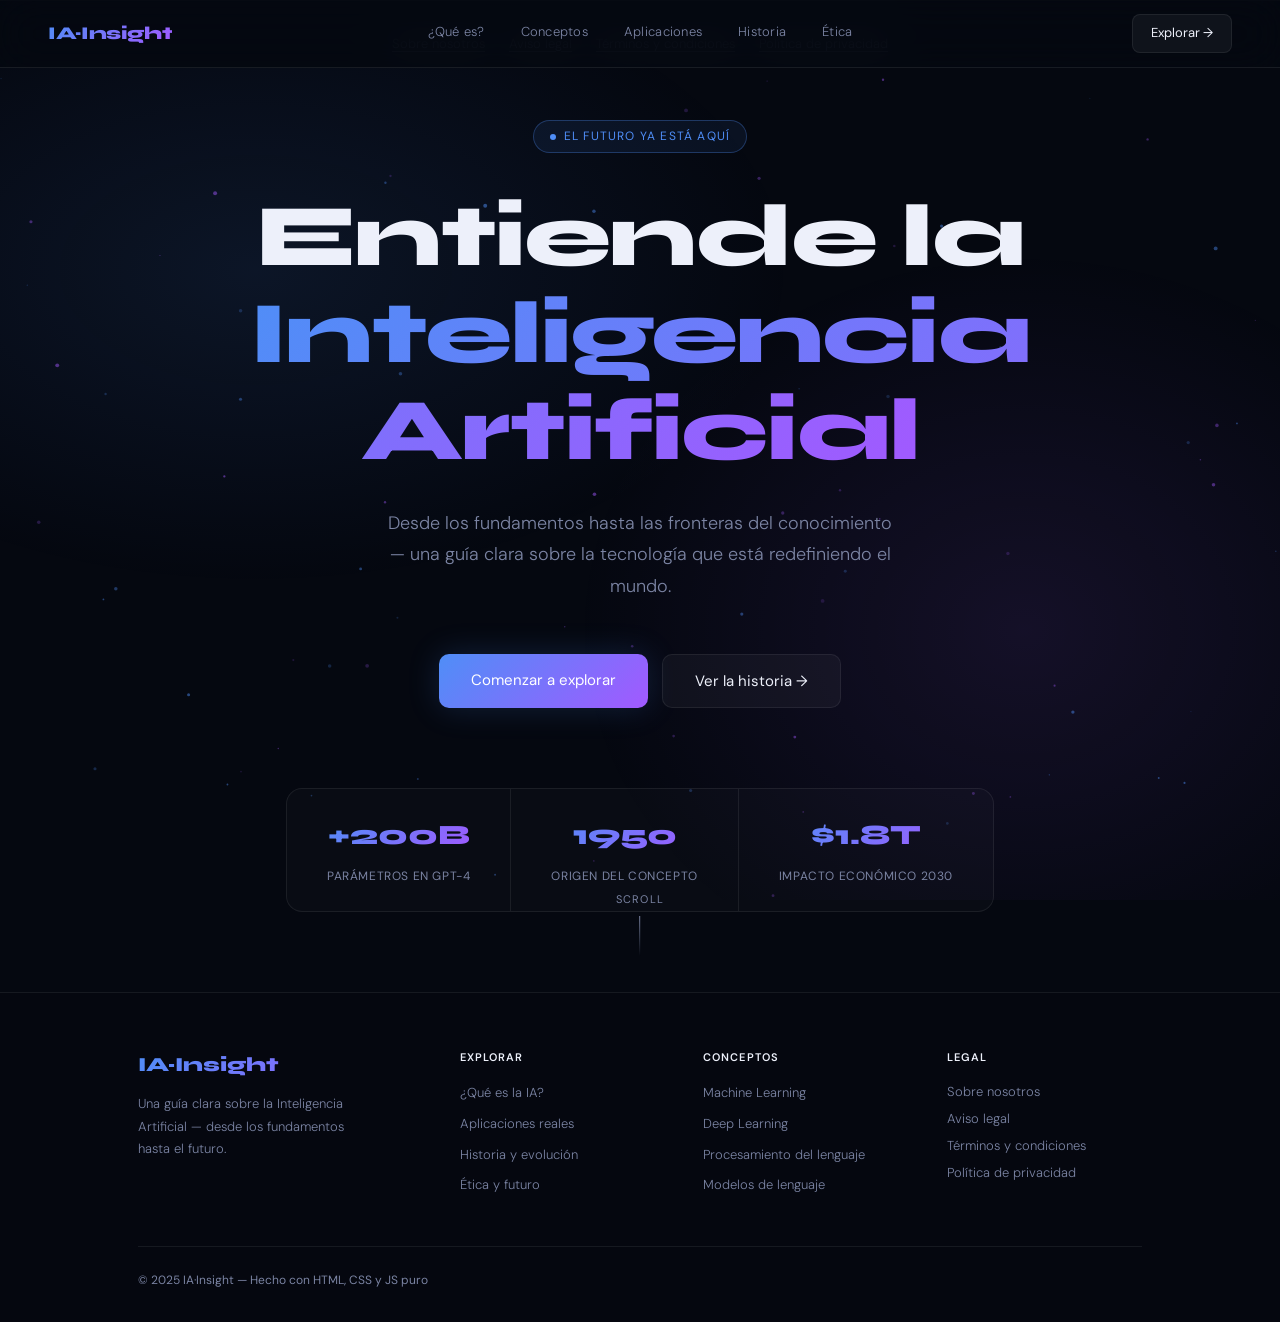
<file: index.html>
<!DOCTYPE html>
<html lang="es">
<head>
  <meta charset="UTF-8" />
  <meta name="viewport" content="width=device-width, initial-scale=1.0" />
  <meta name="description" content="Entiende la Inteligencia Artificial — guía clara sobre la tecnología que está redefiniendo el mundo." />
  <title>IA·Insight — Inteligencia Artificial explicada</title>
  <link rel="icon" type="image/png" href="assets/icons/favicon.png" />
  <link rel="apple-touch-icon" href="assets/icons/favicon.png" />

  <!-- Fuentes -->
  <link rel="preconnect" href="https://fonts.googleapis.com" />
  <link rel="preconnect" href="https://fonts.gstatic.com" crossorigin />
  <link href="https://fonts.googleapis.com/css2?family=Syne:wght@400;700;800&family=DM+Sans:ital,wght@0,300;0,400;1,300&display=swap" rel="stylesheet" />

  <!-- Estilos -->
  <link rel="stylesheet" href="css/styles.css?v=4" />
  <link rel="stylesheet" href="css/animations.css?v=4" />

  <script async src="https://pagead2.googlesyndication.com/pagead/js/adsbygoogle.js?client=ca-pub-5958259552502044"
     crossorigin="anonymous"></script>
</head>
<body>

  <!-- Fondo animado -->
  <div class="mesh" aria-hidden="true"></div>
  <canvas id="bg-canvas" style="position:fixed;inset:0;z-index:0;pointer-events:none;" aria-hidden="true"></canvas>

  <!-- ── NAVBAR ── -->
  <nav role="navigation" aria-label="Navegación principal">
    <a href="index.html" class="nav-logo gradient-text" aria-label="IA·Insight — Inicio">IA·Insight</a>

    <div class="nav-links" aria-hidden="true">
      <a href="pages/sobre-ia.html">¿Qué es?</a>
      <div class="dropdown">
        <a href="#">Conceptos</a>

        <div class="dropdown-menu">
            <a href="pages/machine-learning.html">Machine Learning</a>
            <a href="pages/deep-learning.html">Deep Learning</a>
            <a href="pages/procesamiento-lenguaje.html">
                Procesamiento del Lenguaje
            </a>
            <a href="pages/modelos-lenguaje.html">
                Modelos de Lenguaje
            </a>
        </div>
      </div>
      <a href="pages/aplicaciones.html">Aplicaciones</a>
      <a href="pages/historia.html">Historia</a>
      <a href="pages/etica.html">Ética</a>
    </div>

    <div class="nav-right">
      <a href="pages/sobre-ia.html" class="nav-cta">Explorar →</a>
      <button
        class="nav-hamburger"
        id="nav-hamburger"
        aria-label="Abrir menú"
        aria-expanded="false"
        aria-controls="nav-mobile"
      >
        <span></span>
        <span></span>
        <span></span>
      </button>
    </div>
  </nav>

  <!-- ── MENÚ MÓVIL ── -->
  <div class="nav-mobile" id="nav-mobile" role="dialog" aria-label="Menú móvil">
    <a href="pages/sobre-ia.html">¿Qué es la IA? <span>→</span></a>
    <a href="pages/aplicaciones.html">Aplicaciones <span>→</span></a>
    <a href="pages/historia.html">Historia <span>→</span></a>
    <a href="pages/etica.html">Ética y futuro <span>→</span></a>
    <button class="nav-mobile-cta" data-href="pages/sobre-ia.html">Comenzar a explorar</button>
  </div>

  <!-- ── HERO ── -->
  <section class="hero hero-home">

    <div class="hero-home-inner">

    <div class="badge anim-fade-up" style="display:inline-flex;align-items:center;gap:8px;font-size:12px;letter-spacing:.1em;text-transform:uppercase;color:var(--accent);border:1px solid rgba(79,142,247,0.3);background:rgba(79,142,247,0.08);padding:6px 16px;border-radius:100px;margin-bottom:36px;">
      <span style="width:6px;height:6px;border-radius:50%;background:var(--accent);animation:pulse 2s ease-in-out infinite;"></span>
      El futuro ya está aquí
    </div>

    <h1 class="anim-fade-up-2">
      Entiende la<br>
      <span class="gradient-text">Inteligencia<br>Artificial</span>
    </h1>

    <p class="anim-fade-up-3" style="font-size:clamp(15px,2vw,18px);max-width:520px;margin:28px auto 52px;">
      Desde los fundamentos hasta las fronteras del conocimiento — una guía clara sobre la tecnología que está redefiniendo el mundo.
    </p>

    <div class="anim-fade-up-4" style="display:flex;gap:14px;flex-wrap:wrap;justify-content:center;">
      <a href="pages/sobre-ia.html" class="btn-primary">Comenzar a explorar</a>
      <a href="pages/historia.html" class="btn-secondary">Ver la historia →</a>
    </div>

    <!-- Stats -->
    <div class="anim-fade-up-5 hero-stats">
      <div class="hero-stat">
        <span class="gradient-text" style="font-family:var(--font-display);font-size:28px;font-weight:800;display:block;margin-bottom:4px;">+200B</span>
        <span style="font-size:12px;color:var(--muted);text-transform:uppercase;letter-spacing:.05em;">Parámetros en GPT-4</span>
      </div>
      <div class="hero-stat">
        <span class="gradient-text" style="font-family:var(--font-display);font-size:28px;font-weight:800;display:block;margin-bottom:4px;">1950</span>
        <span style="font-size:12px;color:var(--muted);text-transform:uppercase;letter-spacing:.05em;">Origen del concepto</span>
      </div>
      <div class="hero-stat">
        <span class="gradient-text" style="font-family:var(--font-display);font-size:28px;font-weight:800;display:block;margin-bottom:4px;">$1.8T</span>
        <span style="font-size:12px;color:var(--muted);text-transform:uppercase;letter-spacing:.05em;">Impacto económico 2030</span>
      </div>
    </div>

    </div>

    <!-- Scroll hint -->
    <div style="position:absolute;bottom:36px;left:50%;transform:translateX(-50%);display:flex;flex-direction:column;align-items:center;gap:8px;color:var(--muted);font-size:11px;letter-spacing:.1em;text-transform:uppercase;">
      <span>Scroll</span>
      <div style="width:1px;height:40px;background:linear-gradient(to bottom,var(--muted),transparent);animation:scrollPulse 2s ease-in-out infinite;"></div>
    </div>

  </section>

  <!-- ── FOOTER ── -->
  <footer>
    <div class="footer-inner">
      <div class="footer-top">

        <!-- Marca -->
        <div class="footer-brand">
          <div class="footer-logo gradient-text">IA·Insight</div>
          <p>Una guía clara sobre la Inteligencia Artificial — desde los fundamentos hasta el futuro.</p>
        </div>

        <!-- Explorar -->
        <div class="footer-col">
          <div class="footer-col-title">Explorar</div>
          <a href="pages/sobre-ia.html">¿Qué es la IA?</a>
          <a href="pages/aplicaciones.html">Aplicaciones reales</a>
          <a href="pages/historia.html">Historia y evolución</a>
          <a href="pages/etica.html">Ética y futuro</a>
        </div>

        <!-- Conceptos -->
        <div class="footer-col">
          <div class="footer-col-title">Conceptos</div>
          <a href="pages/machine-learning.html">Machine Learning</a>
          <a href="pages/deep-learning.html">Deep Learning</a>
          <a href="pages/procesamiento-lenguaje.html">Procesamiento del lenguaje</a>
          <a href="pages/modelos-lenguaje.html">Modelos de lenguaje</a>
        </div>

        <!-- Legal -->
        <div class="footer-col">
          <div class="footer-col-title">Legal</div>
          <button type="button" class="footer-link-btn" data-legal="about">Sobre nosotros</button>
          <button type="button" class="footer-link-btn" data-legal="legal">Aviso legal</button>
          <button type="button" class="footer-link-btn" data-legal="terms">Términos y condiciones</button>
          <button type="button" class="footer-link-btn" data-legal="privacy">Política de privacidad</button>
        </div>

      </div>

      <div class="footer-bottom">
        <div class="footer-bottom-row">
          <span>© 2025 IA·Insight — Hecho con HTML, CSS y JS puro</span>
          <div class="footer-socials">
          <!-- GitHub -->
          <!-- <a href="https://github.com" target="_blank" rel="noopener" aria-label="GitHub">
            <svg width="15" height="15" viewBox="0 0 24 24" fill="currentColor"><path d="M12 0C5.37 0 0 5.37 0 12c0 5.3 3.438 9.8 8.205 11.385.6.113.82-.258.82-.577 0-.285-.01-1.04-.015-2.04-3.338.724-4.042-1.61-4.042-1.61-.546-1.385-1.335-1.755-1.335-1.755-1.087-.744.084-.729.084-.729 1.205.084 1.838 1.236 1.838 1.236 1.07 1.835 2.809 1.305 3.495.998.108-.776.417-1.305.76-1.605-2.665-.3-5.466-1.332-5.466-5.93 0-1.31.465-2.38 1.235-3.22-.135-.303-.54-1.523.105-3.176 0 0 1.005-.322 3.3 1.23.96-.267 1.98-.399 3-.405 1.02.006 2.04.138 3 .405 2.28-1.552 3.285-1.23 3.285-1.23.645 1.653.24 2.873.12 3.176.765.84 1.23 1.91 1.23 3.22 0 4.61-2.805 5.625-5.475 5.92.42.36.81 1.096.81 2.22 0 1.606-.015 2.896-.015 3.286 0 .315.21.69.825.57C20.565 21.795 24 17.295 24 12c0-6.63-5.37-12-12-12"/></svg>
          </a> -->
          <!-- LinkedIn -->
          <!-- <a href="https://linkedin.com" target="_blank" rel="noopener" aria-label="LinkedIn">
            <svg width="14" height="14" viewBox="0 0 24 24" fill="currentColor"><path d="M20.447 20.452h-3.554v-5.569c0-1.328-.027-3.037-1.852-3.037-1.853 0-2.136 1.445-2.136 2.939v5.667H9.351V9h3.414v1.561h.046c.477-.9 1.637-1.85 3.37-1.85 3.601 0 4.267 2.37 4.267 5.455v6.286zM5.337 7.433a2.062 2.062 0 01-2.063-2.065 2.064 2.064 0 112.063 2.065zm1.782 13.019H3.555V9h3.564v11.452zM22.225 0H1.771C.792 0 0 .774 0 1.729v20.542C0 23.227.792 24 1.771 24h20.451C23.2 24 24 23.227 24 22.271V1.729C24 .774 23.2 0 22.222 0h.003z"/></svg>
          </a> -->
          </div>
        </div>
        <nav class="footer-legal" aria-label="Información legal">
          <button type="button" class="footer-legal-link" data-legal="about">Sobre nosotros</button>
          <button type="button" class="footer-legal-link" data-legal="legal">Aviso legal</button>
          <button type="button" class="footer-legal-link" data-legal="terms">Términos y condiciones</button>
          <button type="button" class="footer-legal-link" data-legal="privacy">Política de privacidad</button>
        </nav>
      </div>
    </div>
  </footer>

  <!-- Scripts -->
  <script src="js/particles.js"></script>
  <script src="js/main.js?v=4"></script>
  
</body>
</html>
</file>
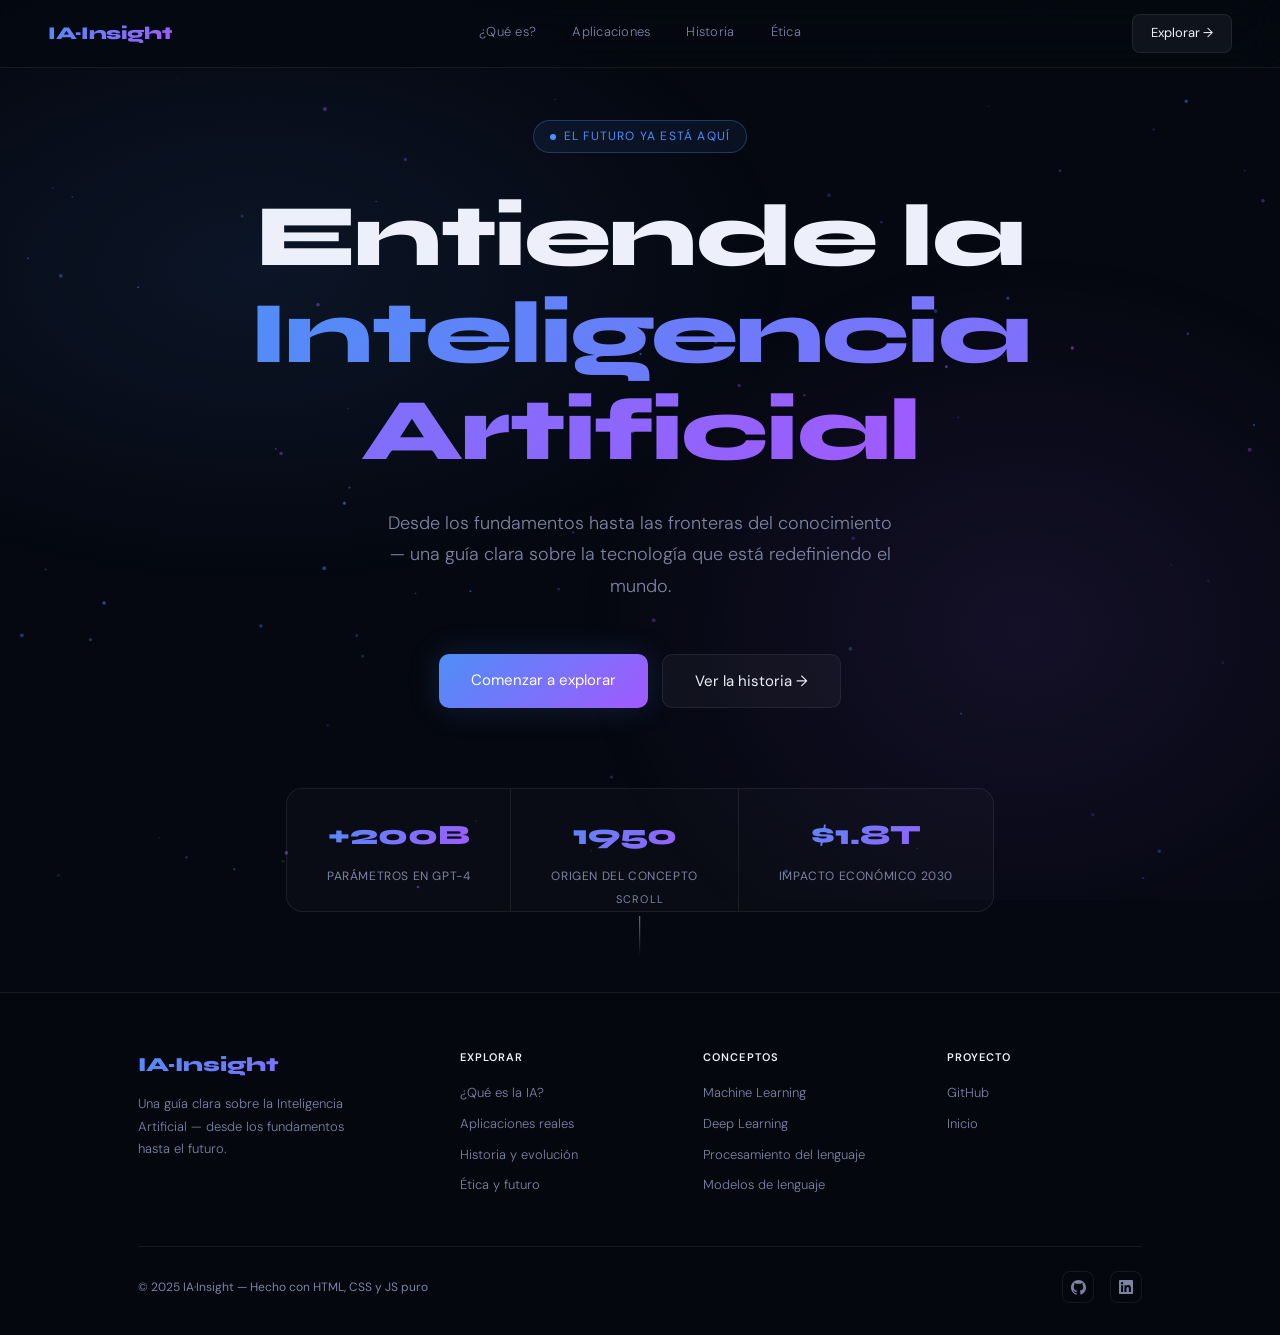
<file: ia-insight/index.html>
<!DOCTYPE html>
<html lang="es">
<head>
  <meta charset="UTF-8" />
  <meta name="viewport" content="width=device-width, initial-scale=1.0" />
  <meta name="description" content="Entiende la Inteligencia Artificial — guía clara sobre la tecnología que está redefiniendo el mundo." />
  <title>IA·Insight — Inteligencia Artificial explicada</title>

  <!-- Fuentes -->
  <link rel="preconnect" href="https://fonts.googleapis.com" />
  <link rel="preconnect" href="https://fonts.gstatic.com" crossorigin />
  <link href="https://fonts.googleapis.com/css2?family=Syne:wght@400;700;800&family=DM+Sans:ital,wght@0,300;0,400;1,300&display=swap" rel="stylesheet" />

  <!-- Estilos -->
  <link rel="stylesheet" href="css/styles.css" />
  <link rel="stylesheet" href="css/animations.css" />
</head>
<body>

  <!-- Fondo animado -->
  <div class="mesh" aria-hidden="true"></div>
  <canvas id="bg-canvas" style="position:fixed;inset:0;z-index:0;pointer-events:none;" aria-hidden="true"></canvas>

  <!-- ── NAVBAR ── -->
  <nav role="navigation" aria-label="Navegación principal">
    <a href="index.html" class="nav-logo gradient-text" aria-label="IA·Insight — Inicio">IA·Insight</a>

    <div class="nav-links" aria-hidden="true">
      <a href="pages/sobre-ia.html">¿Qué es?</a>
      <a href="pages/aplicaciones.html">Aplicaciones</a>
      <a href="pages/historia.html">Historia</a>
      <a href="pages/etica.html">Ética</a>
    </div>

    <div class="nav-right">
      <a href="pages/sobre-ia.html" class="nav-cta">Explorar →</a>
      <button
        class="nav-hamburger"
        id="nav-hamburger"
        aria-label="Abrir menú"
        aria-expanded="false"
        aria-controls="nav-mobile"
      >
        <span></span>
        <span></span>
        <span></span>
      </button>
    </div>
  </nav>

  <!-- ── MENÚ MÓVIL ── -->
  <div class="nav-mobile" id="nav-mobile" role="dialog" aria-label="Menú móvil">
    <a href="pages/sobre-ia.html">¿Qué es la IA? <span>→</span></a>
    <a href="pages/aplicaciones.html">Aplicaciones <span>→</span></a>
    <a href="pages/historia.html">Historia <span>→</span></a>
    <a href="pages/etica.html">Ética y futuro <span>→</span></a>
    <button class="nav-mobile-cta" data-href="pages/sobre-ia.html">Comenzar a explorar</button>
  </div>

  <!-- ── HERO ── -->
  <section class="hero" style="position:relative;z-index:10;min-height:100vh;display:flex;flex-direction:column;align-items:center;justify-content:center;text-align:center;padding:120px 24px 80px;">

    <div class="badge anim-fade-up" style="display:inline-flex;align-items:center;gap:8px;font-size:12px;letter-spacing:.1em;text-transform:uppercase;color:var(--accent);border:1px solid rgba(79,142,247,0.3);background:rgba(79,142,247,0.08);padding:6px 16px;border-radius:100px;margin-bottom:36px;">
      <span style="width:6px;height:6px;border-radius:50%;background:var(--accent);animation:pulse 2s ease-in-out infinite;"></span>
      El futuro ya está aquí
    </div>

    <h1 class="anim-fade-up-2">
      Entiende la<br>
      <span class="gradient-text">Inteligencia<br>Artificial</span>
    </h1>

    <p class="anim-fade-up-3" style="font-size:clamp(15px,2vw,18px);max-width:520px;margin:28px auto 52px;">
      Desde los fundamentos hasta las fronteras del conocimiento — una guía clara sobre la tecnología que está redefiniendo el mundo.
    </p>

    <div class="anim-fade-up-4" style="display:flex;gap:14px;flex-wrap:wrap;justify-content:center;">
      <a href="pages/sobre-ia.html" class="btn-primary">Comenzar a explorar</a>
      <a href="pages/historia.html" class="btn-secondary">Ver la historia →</a>
    </div>

    <!-- Stats -->
    <div class="anim-fade-up-5" style="display:flex;margin-top:80px;border:1px solid var(--border);border-radius:16px;overflow:hidden;background:rgba(255,255,255,0.02);">
      <div style="padding:24px 40px;text-align:center;border-right:1px solid var(--border);">
        <span class="gradient-text" style="font-family:var(--font-display);font-size:28px;font-weight:800;display:block;margin-bottom:4px;">+200B</span>
        <span style="font-size:12px;color:var(--muted);text-transform:uppercase;letter-spacing:.05em;">Parámetros en GPT-4</span>
      </div>
      <div style="padding:24px 40px;text-align:center;border-right:1px solid var(--border);">
        <span class="gradient-text" style="font-family:var(--font-display);font-size:28px;font-weight:800;display:block;margin-bottom:4px;">1950</span>
        <span style="font-size:12px;color:var(--muted);text-transform:uppercase;letter-spacing:.05em;">Origen del concepto</span>
      </div>
      <div style="padding:24px 40px;text-align:center;">
        <span class="gradient-text" style="font-family:var(--font-display);font-size:28px;font-weight:800;display:block;margin-bottom:4px;">$1.8T</span>
        <span style="font-size:12px;color:var(--muted);text-transform:uppercase;letter-spacing:.05em;">Impacto económico 2030</span>
      </div>
    </div>

    <!-- Scroll hint -->
    <div style="position:absolute;bottom:36px;left:50%;transform:translateX(-50%);display:flex;flex-direction:column;align-items:center;gap:8px;color:var(--muted);font-size:11px;letter-spacing:.1em;text-transform:uppercase;">
      <span>Scroll</span>
      <div style="width:1px;height:40px;background:linear-gradient(to bottom,var(--muted),transparent);animation:scrollPulse 2s ease-in-out infinite;"></div>
    </div>

  </section>

  <!-- ── FOOTER ── -->
  <footer>
    <div class="footer-inner">
      <div class="footer-top">

        <!-- Marca -->
        <div class="footer-brand">
          <div class="footer-logo gradient-text">IA·Insight</div>
          <p>Una guía clara sobre la Inteligencia Artificial — desde los fundamentos hasta el futuro.</p>
        </div>

        <!-- Explorar -->
        <div class="footer-col">
          <div class="footer-col-title">Explorar</div>
          <a href="pages/sobre-ia.html">¿Qué es la IA?</a>
          <a href="pages/aplicaciones.html">Aplicaciones reales</a>
          <a href="pages/historia.html">Historia y evolución</a>
          <a href="pages/etica.html">Ética y futuro</a>
        </div>

        <!-- Conceptos -->
        <div class="footer-col">
          <div class="footer-col-title">Conceptos</div>
          <a href="pages/sobre-ia.html#ml">Machine Learning</a>
          <a href="pages/sobre-ia.html#dl">Deep Learning</a>
          <a href="pages/sobre-ia.html#nlp">Procesamiento del lenguaje</a>
          <a href="pages/sobre-ia.html#llm">Modelos de lenguaje</a>
        </div>

        <!-- Proyecto -->
        <div class="footer-col">
          <div class="footer-col-title">Proyecto</div>
          <a href="https://github.com" target="_blank" rel="noopener">GitHub</a>
          <a href="index.html">Inicio</a>
        </div>

      </div>

      <div class="footer-bottom">
        <span>© 2025 IA·Insight — Hecho con HTML, CSS y JS puro</span>
        <div class="footer-socials">
          <!-- GitHub -->
          <a href="https://github.com" target="_blank" rel="noopener" aria-label="GitHub">
            <svg width="15" height="15" viewBox="0 0 24 24" fill="currentColor"><path d="M12 0C5.37 0 0 5.37 0 12c0 5.3 3.438 9.8 8.205 11.385.6.113.82-.258.82-.577 0-.285-.01-1.04-.015-2.04-3.338.724-4.042-1.61-4.042-1.61-.546-1.385-1.335-1.755-1.335-1.755-1.087-.744.084-.729.084-.729 1.205.084 1.838 1.236 1.838 1.236 1.07 1.835 2.809 1.305 3.495.998.108-.776.417-1.305.76-1.605-2.665-.3-5.466-1.332-5.466-5.93 0-1.31.465-2.38 1.235-3.22-.135-.303-.54-1.523.105-3.176 0 0 1.005-.322 3.3 1.23.96-.267 1.98-.399 3-.405 1.02.006 2.04.138 3 .405 2.28-1.552 3.285-1.23 3.285-1.23.645 1.653.24 2.873.12 3.176.765.84 1.23 1.91 1.23 3.22 0 4.61-2.805 5.625-5.475 5.92.42.36.81 1.096.81 2.22 0 1.606-.015 2.896-.015 3.286 0 .315.21.69.825.57C20.565 21.795 24 17.295 24 12c0-6.63-5.37-12-12-12"/></svg>
          </a>
          <!-- LinkedIn -->
          <a href="https://linkedin.com" target="_blank" rel="noopener" aria-label="LinkedIn">
            <svg width="14" height="14" viewBox="0 0 24 24" fill="currentColor"><path d="M20.447 20.452h-3.554v-5.569c0-1.328-.027-3.037-1.852-3.037-1.853 0-2.136 1.445-2.136 2.939v5.667H9.351V9h3.414v1.561h.046c.477-.9 1.637-1.85 3.37-1.85 3.601 0 4.267 2.37 4.267 5.455v6.286zM5.337 7.433a2.062 2.062 0 01-2.063-2.065 2.064 2.064 0 112.063 2.065zm1.782 13.019H3.555V9h3.564v11.452zM22.225 0H1.771C.792 0 0 .774 0 1.729v20.542C0 23.227.792 24 1.771 24h20.451C23.2 24 24 23.227 24 22.271V1.729C24 .774 23.2 0 22.222 0h.003z"/></svg>
          </a>
        </div>
      </div>
    </div>
  </footer>

  <!-- Scripts -->
  <script src="js/particles.js"></script>
  <script src="js/main.js"></script>
</body>
</html>
</file>
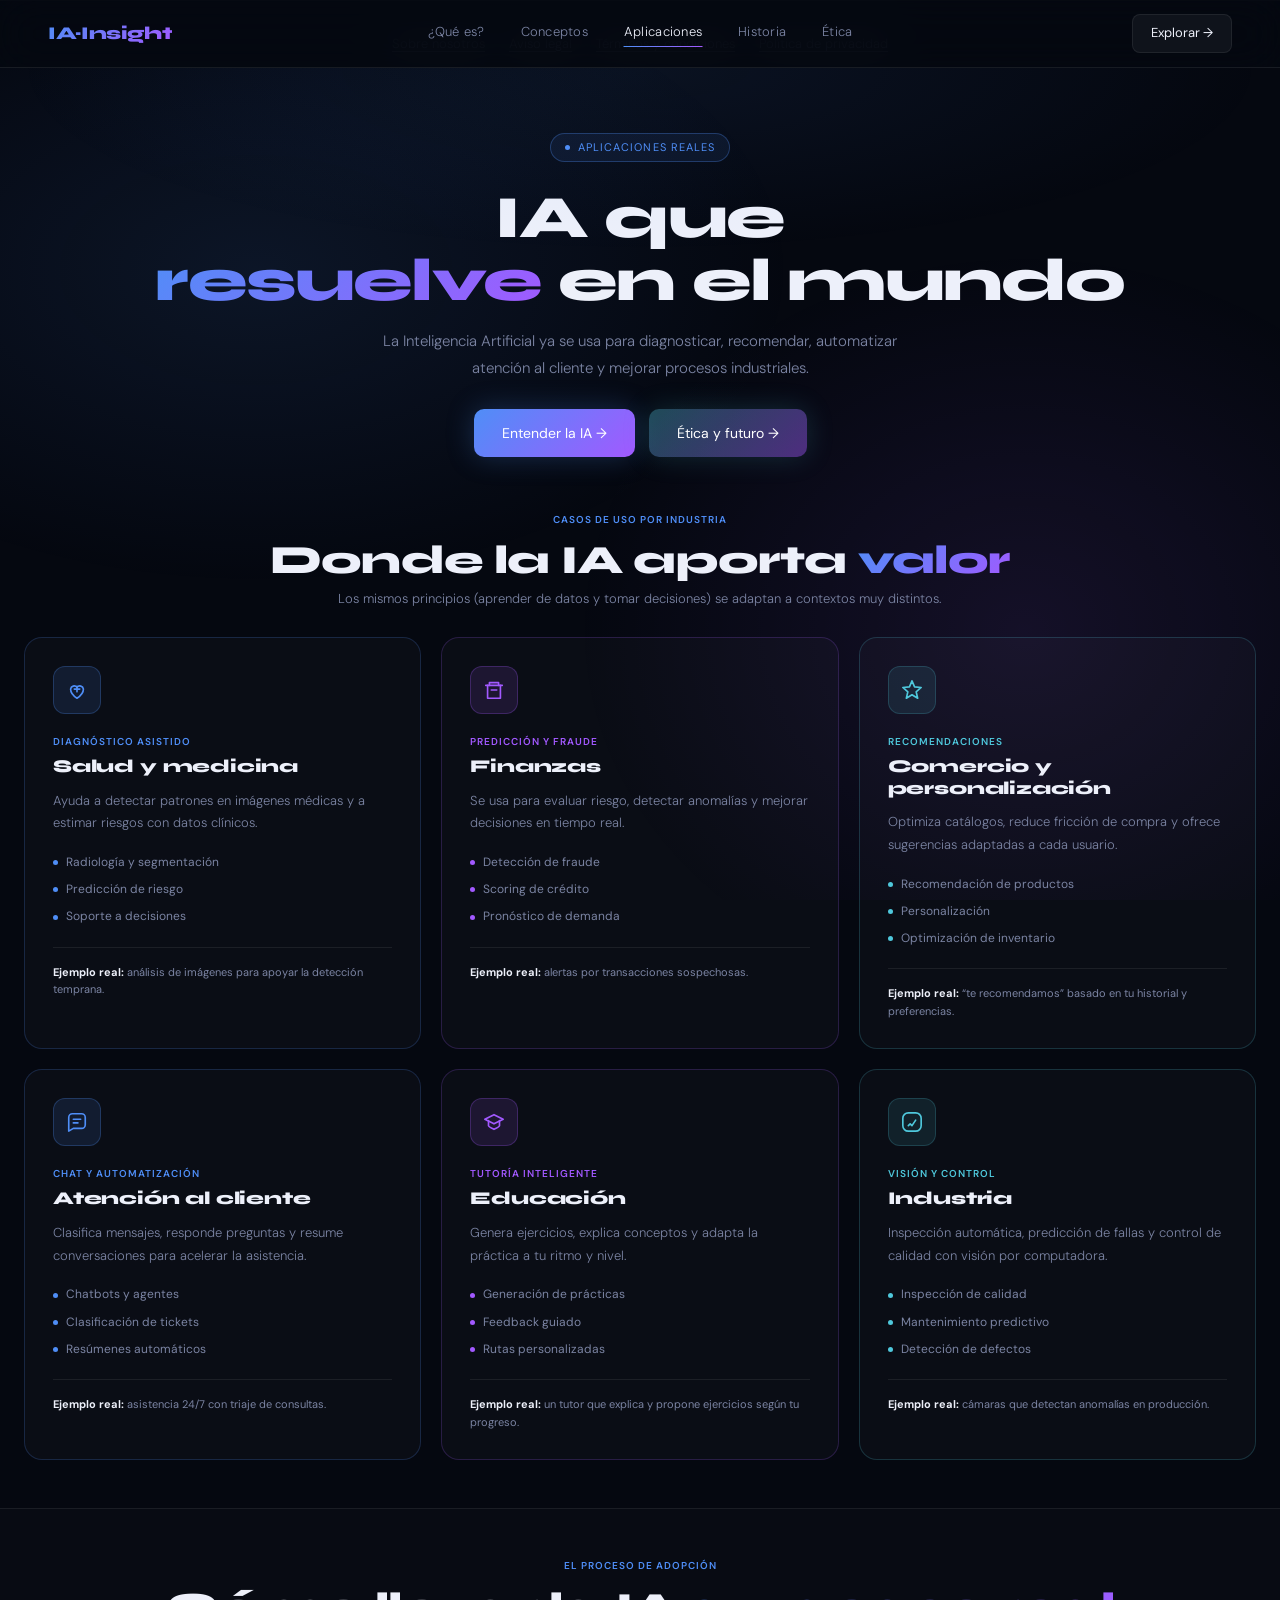
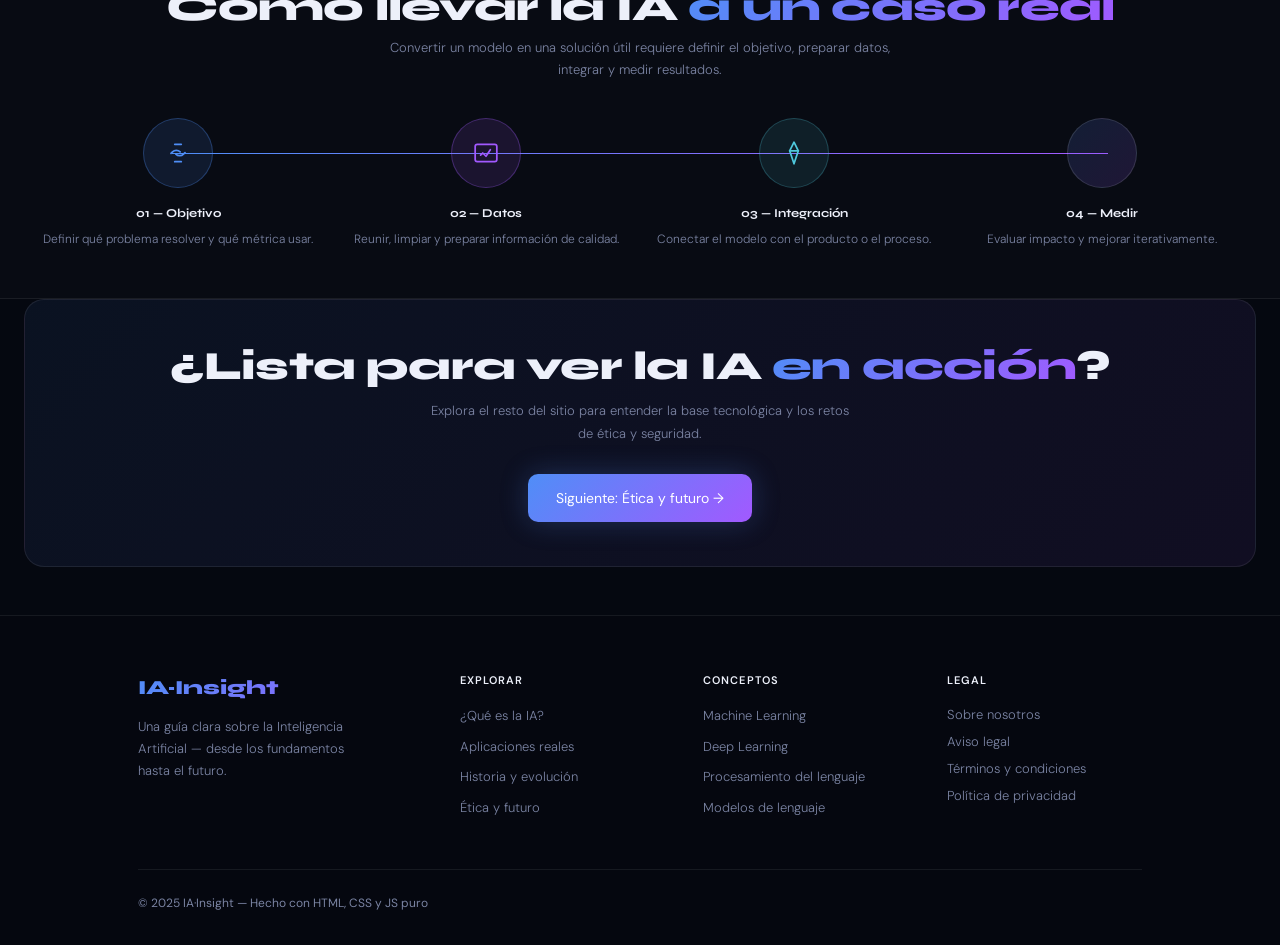
<file: pages/aplicaciones.html>
<!DOCTYPE html>
<html lang="es">
<head>
  <meta charset="UTF-8" />
  <meta name="viewport" content="width=device-width, initial-scale=1.0" />
  <meta name="description" content="Explora aplicaciones reales de la IA en salud, finanzas, comercio, industria, educación y atención al cliente." />
  <title>IA·Insight — Aplicaciones</title>
  <link rel="icon" type="image/png" href="../assets/icons/favicon.png" />
  <link rel="apple-touch-icon" href="../assets/icons/favicon.png" />
  <link rel="preconnect" href="https://fonts.googleapis.com" />
  <link rel="preconnect" href="https://fonts.gstatic.com" crossorigin />
  <link href="https://fonts.googleapis.com/css2?family=Syne:wght@400;700;800&family=DM+Sans:ital,wght@0,300;0,400;1,300&display=swap" rel="stylesheet" />
  <link rel="stylesheet" href="../css/styles.css?v=3" />
  <link rel="stylesheet" href="../css/animations.css?v=3" />

  <style>
  *,*::before,*::after{box-sizing:border-box;margin:0;padding:0;}
  :root{
    --bg:#050810;--accent:#4F8EF7;--accent2:#A259FF;--teal:#4FC8DC;
    --text:#EDF0FA;--muted:#7B84A3;--border:rgba(255,255,255,0.07);
    --font-display:'Syne',sans-serif;--font-body:'DM Sans',sans-serif;
  }
  body{background:var(--bg);font-family:var(--font-body);color:var(--text);overflow-x:hidden;}
  .gradient-text{background:linear-gradient(135deg,var(--accent),var(--accent2));-webkit-background-clip:text;-webkit-text-fill-color:transparent;background-clip:text;}
  h2{font-family:var(--font-display);font-weight:800;font-size:clamp(24px,3.5vw,40px);line-height:1.1;letter-spacing:-.02em;}
  h3{font-family:var(--font-display);font-weight:800;font-size:21px;line-height:1.2;letter-spacing:-.01em;}
  p{color:var(--muted);font-weight:300;line-height:1.75;}

  /* HERO */
  .hero{padding:64px 24px 48px;text-align:center;position:relative;}
  .hero::before{content:'';position:absolute;inset:0;background:radial-gradient(ellipse 70% 60% at 50% 0%,rgba(79,142,247,0.08),transparent 70%);pointer-events:none;}
  .badge{display:inline-flex;align-items:center;gap:8px;font-size:11px;letter-spacing:.1em;text-transform:uppercase;color:var(--accent);border:1px solid rgba(79,142,247,0.3);background:rgba(79,142,247,0.08);padding:5px 14px;border-radius:100px;margin-bottom:24px;}
  .dot{width:5px;height:5px;border-radius:50%;background:var(--accent);animation:pulse 2s infinite;}
  @keyframes pulse{0%,100%{opacity:1}50%{opacity:.4}}
  .hero h1{font-family:var(--font-display);font-size:clamp(32px,5vw,60px);font-weight:800;line-height:1.05;letter-spacing:-.03em;margin-bottom:16px;}
  .hero p{max-width:560px;margin:0 auto;font-size:15px;}

  /* CARDS GRID */
  .cards-grid{display:grid;grid-template-columns:repeat(3,1fr);gap:20px;padding:0 24px 48px;margin-top:26px;}
  .card{border-radius:18px;padding:28px;transition:transform .3s,box-shadow .3s,border-color .3s;cursor:default;background:rgba(255,255,255,0.025);border:1px solid rgba(255,255,255,0.08);}
  .card:hover{transform:translateY(-6px);}
  .card-icon{width:48px;height:48px;border-radius:12px;display:flex;align-items:center;justify-content:center;margin-bottom:20px;}
  .card-tag{font-size:10px;font-weight:600;letter-spacing:.1em;text-transform:uppercase;margin-bottom:6px;}
  .tag-blue{color:var(--accent);}
  .tag-purple{color:var(--accent2);}
  .tag-teal{color:var(--teal);}
  .card h3{margin-bottom:12px;font-size:18px;}
  .card p{font-size:13px;margin-bottom:18px;}

  .card-list{display:flex;flex-direction:column;gap:8px;margin-bottom:20px;}
  .card-list-item{display:flex;align-items:center;gap:8px;font-size:12px;color:var(--muted);}
  .dot-sm{width:5px;height:5px;border-radius:50%;flex-shrink:0;}
  .dot-blue{background:var(--accent);}
  .dot-purple{background:var(--accent2);}
  .dot-teal{background:var(--teal);}
  .card-footer{padding-top:16px;border-top:1px solid var(--border);font-size:11px;color:var(--muted);}
  .card-footer strong{color:var(--text);}

  .c-blue{border-color:rgba(79,142,247,0.2);}
  .c-blue:hover{box-shadow:0 20px 50px rgba(79,142,247,0.12);border-color:rgba(79,142,247,0.45);}
  .c-purple{border-color:rgba(162,89,255,0.2);}
  .c-purple:hover{box-shadow:0 20px 50px rgba(162,89,255,0.12);border-color:rgba(162,89,255,0.45);}
  .c-teal{border-color:rgba(79,200,220,0.2);}
  .c-teal:hover{box-shadow:0 20px 50px rgba(79,200,220,0.10);border-color:rgba(79,200,220,0.45);}

  .icon-blue{background:rgba(79,142,247,0.12);border:1px solid rgba(79,142,247,0.25);}
  .icon-purple{background:rgba(162,89,255,0.12);border:1px solid rgba(162,89,255,0.25);}
  .icon-teal{background:rgba(79,200,220,0.10);border:1px solid rgba(79,200,220,0.2);}

  /* PROCESS */
  .process{padding:48px 24px;text-align:center;background:rgba(255,255,255,0.015);border-top:1px solid var(--border);border-bottom:1px solid var(--border);}
  .process > .sub{font-size:10px;font-weight:600;letter-spacing:.1em;text-transform:uppercase;color:var(--accent);margin-bottom:10px;}
  .process p{max-width:520px;margin:0 auto 36px;font-size:13px;}
  .steps{display:grid;grid-template-columns:repeat(4,1fr);gap:0;position:relative;}
  .steps::before{content:'';position:absolute;top:35px;left:12%;right:12%;height:1px;background:linear-gradient(90deg,var(--accent),var(--accent2));}
  .step{text-align:center;padding:0 12px;position:relative;z-index:1;}
  .step-circle{width:70px;height:70px;border-radius:50%;display:flex;align-items:center;justify-content:center;margin:0 auto 16px;}
  .s-blue{background:rgba(79,142,247,0.12);border:1px solid rgba(79,142,247,0.3);}
  .s-purple{background:rgba(162,89,255,0.12);border:1px solid rgba(162,89,255,0.3);}
  .s-teal{background:rgba(79,200,220,0.1);border:1px solid rgba(79,200,220,0.25);}
  .s-mix{background:linear-gradient(135deg,rgba(79,142,247,0.15),rgba(162,89,255,0.15));border:1px solid rgba(255,255,255,0.12);}
  .step-num{font-family:var(--font-display);font-size:12px;font-weight:700;margin-bottom:6px;color:var(--text);}
  .step p{font-size:12px;margin-bottom:0;}

  /* CTA */
  .cta-box{margin:0 24px 48px;background:linear-gradient(135deg,rgba(79,142,247,0.08),rgba(162,89,255,0.08));border:1px solid rgba(255,255,255,0.08);border-radius:20px;padding:44px;text-align:center;}
  .cta-box h2{margin-bottom:12px;}
  .cta-box p{max-width:420px;margin:0 auto 28px;font-size:13px;}
  .btn{display:inline-block;padding:13px 28px;border-radius:10px;border:none;cursor:pointer;background:linear-gradient(135deg,var(--accent),var(--accent2));color:#fff;font-family:var(--font-body);font-size:14px;transition:transform .2s,box-shadow .2s;box-shadow:0 0 28px rgba(79,142,247,0.25);text-decoration:none;}
  .btn:hover{transform:translateY(-2px);box-shadow:0 0 40px rgba(79,142,247,0.4);}

  @media(max-width:640px){
    .cards-grid{grid-template-columns:1fr;}
    .steps{grid-template-columns:1fr 1fr;row-gap:32px;}
    .steps::before{display:none;}
  }
  </style>
</head>
<body>
  <div class="mesh" aria-hidden="true"></div>

  <!-- ── NAVBAR ── -->
  <nav role="navigation" aria-label="Navegación principal">
    <a href="../index.html" class="nav-logo gradient-text" aria-label="IA·Insight — Inicio">IA·Insight</a>

    <div class="nav-links" aria-hidden="true">
      <a href="sobre-ia.html">¿Qué es?</a>
      <div class="dropdown">
        <a href="#">Conceptos</a>

        <div class="dropdown-menu">
            <a href="machine-learning.html">Machine Learning</a>
            <a href="deep-learning.html">Deep Learning</a>
            <a href="procesamiento-lenguaje.html">
                Procesamiento del Lenguaje
            </a>
            <a href="modelos-lenguaje.html">
                Modelos de Lenguaje
            </a>
        </div>
      </div>
      <a href="aplicaciones.html">Aplicaciones</a>
      <a href="historia.html">Historia</a>
      <a href="etica.html">Ética</a>
    </div>

    <div class="nav-right">
      <a href="sobre-ia.html" class="nav-cta">Explorar →</a>
      <button class="nav-hamburger" id="nav-hamburger" aria-label="Abrir menú" aria-expanded="false" aria-controls="nav-mobile">
        <span></span><span></span><span></span>
      </button>
    </div>
  </nav>

  <!-- ── MENÚ MÓVIL ── -->
  <div class="nav-mobile" id="nav-mobile" role="dialog" aria-label="Menú móvil">
    <a href="sobre-ia.html">¿Qué es la IA? <span>→</span></a>
    <a href="aplicaciones.html">Aplicaciones <span>→</span></a>
    <a href="historia.html">Historia <span>→</span></a>
    <a href="etica.html">Ética y futuro <span>→</span></a>
    <button class="nav-mobile-cta" data-href="sobre-ia.html">Comenzar a explorar</button>
  </div>

  <main style="position:relative;z-index:10;padding-top:68px;">

    <!-- HERO -->
    <div class="hero">
      <div class="badge"><span class="dot"></span>Aplicaciones reales</div>
      <h1>IA que <br><span class="gradient-text">resuelve</span> en el mundo</h1>
      <p>La Inteligencia Artificial ya se usa para diagnosticar, recomendar, automatizar atención al cliente y mejorar procesos industriales.</p>

      <div style="margin-top:28px;display:flex;gap:14px;justify-content:center;flex-wrap:wrap;">
        <a href="sobre-ia.html" class="btn" style="display:inline-flex;align-items:center;gap:10px;">Entender la IA →</a>
        <a href="etica.html" class="btn" style="background:linear-gradient(135deg,rgba(79,200,220,0.35),rgba(162,89,255,0.45));box-shadow:0 0 28px rgba(79,200,220,0.18);">Ética y futuro →</a>
      </div>
    </div>

    <!-- TARJETAS PRINCIPALES -->
    <div style="text-align:center;max-width:980px;margin:0 auto;">
      <div style="display:inline-block;font-size:10px;font-weight:600;letter-spacing:.1em;text-transform:uppercase;color:var(--accent);margin-bottom:10px;">
        Casos de uso por industria
      </div>
      <h2 style="margin:0 24px 6px;">Donde la IA aporta <span class="gradient-text">valor</span></h2>
      <p style="max-width:680px;margin:0 auto;font-size:13px;">
        Los mismos principios (aprender de datos y tomar decisiones) se adaptan a contextos muy distintos.
      </p>
    </div>

    <div class="cards-grid">

      <!-- Salud -->
      <div class="card c-blue reveal">
        <div class="card-icon icon-blue">
          <svg width="22" height="22" viewBox="0 0 24 24" fill="none" stroke="#4F8EF7" stroke-width="1.8" stroke-linecap="round" stroke-linejoin="round">
            <path d="M12 21s-7-4.35-7-10a4 4 0 0 1 7-2 4 4 0 0 1 7 2c0 5.65-7 10-7 10z"/>
            <path d="M12 8v6M9 11h6"/>
          </svg>
        </div>
        <div class="card-tag tag-blue">Diagnóstico asistido</div>
        <h3>Salud y medicina</h3>
        <p>Ayuda a detectar patrones en imágenes médicas y a estimar riesgos con datos clínicos.</p>
        <div class="card-list">
          <div class="card-list-item"><span class="dot-sm dot-blue"></span>Radiología y segmentación</div>
          <div class="card-list-item"><span class="dot-sm dot-blue"></span>Predicción de riesgo</div>
          <div class="card-list-item"><span class="dot-sm dot-blue"></span>Soporte a decisiones</div>
        </div>
        <div class="card-footer"><strong>Ejemplo real:</strong> análisis de imágenes para apoyar la detección temprana.</div>
      </div>

      <!-- Finanzas -->
      <div class="card c-purple reveal reveal-delay-1">
        <div class="card-icon icon-purple">
          <svg width="22" height="22" viewBox="0 0 24 24" fill="none" stroke="#A259FF" stroke-width="1.8" stroke-linecap="round" stroke-linejoin="round">
            <path d="M3 7h18"/>
            <path d="M7 7V4h10v3"/>
            <path d="M5 7v14h14V7"/>
            <path d="M9 12h6"/>
          </svg>
        </div>
        <div class="card-tag tag-purple">Predicción y fraude</div>
        <h3>Finanzas</h3>
        <p>Se usa para evaluar riesgo, detectar anomalías y mejorar decisiones en tiempo real.</p>
        <div class="card-list">
          <div class="card-list-item"><span class="dot-sm dot-purple"></span>Detección de fraude</div>
          <div class="card-list-item"><span class="dot-sm dot-purple"></span>Scoring de crédito</div>
          <div class="card-list-item"><span class="dot-sm dot-purple"></span>Pronóstico de demanda</div>
        </div>
        <div class="card-footer"><strong>Ejemplo real:</strong> alertas por transacciones sospechosas.</div>
      </div>

      <!-- Recomendación -->
      <div class="card c-teal reveal reveal-delay-2">
        <div class="card-icon icon-teal">
          <svg width="22" height="22" viewBox="0 0 24 24" fill="none" stroke="#4FC8DC" stroke-width="1.8" stroke-linecap="round" stroke-linejoin="round">
            <path d="M12 17.27L18.18 21l-1.64-7.03L22 9.24l-7.19-.62L12 2 9.19 8.63 2 9.24l5.46 4.73L5.82 21z"/>
          </svg>
        </div>
        <div class="card-tag tag-teal">Recomendaciones</div>
        <h3>Comercio y personalización</h3>
        <p>Optimiza catálogos, reduce fricción de compra y ofrece sugerencias adaptadas a cada usuario.</p>
        <div class="card-list">
          <div class="card-list-item"><span class="dot-sm dot-teal"></span>Recomendación de productos</div>
          <div class="card-list-item"><span class="dot-sm dot-teal"></span>Personalización</div>
          <div class="card-list-item"><span class="dot-sm dot-teal"></span>Optimización de inventario</div>
        </div>
        <div class="card-footer"><strong>Ejemplo real:</strong> “te recomendamos” basado en tu historial y preferencias.</div>
      </div>

      <!-- Atención al cliente -->
      <div class="card c-blue reveal">
        <div class="card-icon icon-blue">
          <svg width="22" height="22" viewBox="0 0 24 24" fill="none" stroke="#4F8EF7" stroke-width="1.8" stroke-linecap="round" stroke-linejoin="round">
            <path d="M21 15a4 4 0 0 1-4 4H8l-5 3V7a4 4 0 0 1 4-4h10a4 4 0 0 1 4 4z"/>
            <path d="M8 9h8"/>
            <path d="M8 13h5"/>
          </svg>
        </div>
        <div class="card-tag tag-blue">Chat y automatización</div>
        <h3>Atención al cliente</h3>
        <p>Clasifica mensajes, responde preguntas y resume conversaciones para acelerar la asistencia.</p>
        <div class="card-list">
          <div class="card-list-item"><span class="dot-sm dot-blue"></span>Chatbots y agentes</div>
          <div class="card-list-item"><span class="dot-sm dot-blue"></span>Clasificación de tickets</div>
          <div class="card-list-item"><span class="dot-sm dot-blue"></span>Resúmenes automáticos</div>
        </div>
        <div class="card-footer"><strong>Ejemplo real:</strong> asistencia 24/7 con triaje de consultas.</div>
      </div>

      <!-- Educación -->
      <div class="card c-purple reveal reveal-delay-1">
        <div class="card-icon icon-purple">
          <svg width="22" height="22" viewBox="0 0 24 24" fill="none" stroke="#A259FF" stroke-width="1.8" stroke-linecap="round" stroke-linejoin="round">
            <path d="M22 9L12 4 2 9l10 5 10-5z"/>
            <path d="M6 10.5V16c0 1 6 4 6 4s6-3 6-4v-5.5"/>
          </svg>
        </div>
        <div class="card-tag tag-purple">Tutoría inteligente</div>
        <h3>Educación</h3>
        <p>Genera ejercicios, explica conceptos y adapta la práctica a tu ritmo y nivel.</p>
        <div class="card-list">
          <div class="card-list-item"><span class="dot-sm dot-purple"></span>Generación de prácticas</div>
          <div class="card-list-item"><span class="dot-sm dot-purple"></span>Feedback guiado</div>
          <div class="card-list-item"><span class="dot-sm dot-purple"></span>Rutas personalizadas</div>
        </div>
        <div class="card-footer"><strong>Ejemplo real:</strong> un tutor que explica y propone ejercicios según tu progreso.</div>
      </div>

      <!-- Industria/Visión -->
      <div class="card c-teal reveal reveal-delay-2">
        <div class="card-icon icon-teal">
          <svg width="22" height="22" viewBox="0 0 24 24" fill="none" stroke="#4FC8DC" stroke-width="1.8" stroke-linecap="round" stroke-linejoin="round">
            <rect x="2" y="2" width="20" height="20" rx="6"/>
            <path d="M8 16l2-2 2 2 4-6"/>
          </svg>
        </div>
        <div class="card-tag tag-teal">Visión y control</div>
        <h3>Industria</h3>
        <p>Inspección automática, predicción de fallas y control de calidad con visión por computadora.</p>
        <div class="card-list">
          <div class="card-list-item"><span class="dot-sm dot-teal"></span>Inspección de calidad</div>
          <div class="card-list-item"><span class="dot-sm dot-teal"></span>Mantenimiento predictivo</div>
          <div class="card-list-item"><span class="dot-sm dot-teal"></span>Detección de defectos</div>
        </div>
        <div class="card-footer"><strong>Ejemplo real:</strong> cámaras que detectan anomalías en producción.</div>
      </div>

    </div>

    <!-- PROCESO -->
    <section class="process">
      <p class="sub">El proceso de adopción</p>
      <h2 style="margin-bottom:8px;">Cómo llevar la IA <span class="gradient-text">a un caso real</span></h2>
      <p>Convertir un modelo en una solución útil requiere definir el objetivo, preparar datos, integrar y medir resultados.</p>

      <div class="steps">
        <div class="step">
          <div class="step-circle s-blue">
            <svg width="26" height="26" viewBox="0 0 24 24" fill="none" stroke="#4F8EF7" stroke-width="1.6" stroke-linecap="round" stroke-linejoin="round">
              <path d="M10 13a5 5 0 0 0 7.07 0l1.41-1.41"/>
              <path d="M14 11a5 5 0 0 0-7.07 0L5.52 12.4"/>
              <path d="M9 4h6"/>
              <path d="M9 20h6"/>
            </svg>
          </div>
          <div class="step-num">01 — Objetivo</div>
          <p>Definir qué problema resolver y qué métrica usar.</p>
        </div>

        <div class="step">
          <div class="step-circle s-purple">
            <svg width="26" height="26" viewBox="0 0 24 24" fill="none" stroke="#A259FF" stroke-width="1.6" stroke-linecap="round" stroke-linejoin="round">
              <rect x="2" y="4" width="20" height="16" rx="2"/>
              <path d="M7 14l2-2 3 3 4-6"/>
            </svg>
          </div>
          <div class="step-num">02 — Datos</div>
          <p>Reunir, limpiar y preparar información de calidad.</p>
        </div>

        <div class="step">
          <div class="step-circle s-teal">
            <svg width="26" height="26" viewBox="0 0 24 24" fill="none" stroke="#4FC8DC" stroke-width="1.6" stroke-linecap="round" stroke-linejoin="round">
              <path d="M12 2l4 8-4 12-4-12 4-8z"/>
              <path d="M8 10h8"/>
            </svg>
          </div>
          <div class="step-num">03 — Integración</div>
          <p>Conectar el modelo con el producto o el proceso.</p>
        </div>

        <div class="step">
          <div class="step-circle s-mix">
            <svg width="26" height="26" viewBox="0 0 24 24" fill="none" stroke-width="1.6" stroke-linecap="round" stroke-linejoin="round">
              <path d="M21 12a9 9 0 1 1-18 0 9 9 0 0 1 18 0z"/>
              <path d="M8 12l2.5 2.5L16 9"/>
            </svg>
          </div>
          <div class="step-num">04 — Medir</div>
          <p>Evaluar impacto y mejorar iterativamente.</p>
        </div>
      </div>
    </section>

    <!-- CTA -->
    <div class="cta-box">
      <h2>¿Lista para ver la IA <span class="gradient-text">en acción</span>?</h2>
      <p>Explora el resto del sitio para entender la base tecnológica y los retos de ética y seguridad.</p>
      <a href="etica.html" class="btn">Siguiente: Ética y futuro →</a>
    </div>

  </main>

  <!-- ── FOOTER ── -->
  <footer>
    <div class="footer-inner">
      <div class="footer-top">
        <div class="footer-brand">
          <div class="footer-logo gradient-text">IA·Insight</div>
          <p>Una guía clara sobre la Inteligencia Artificial — desde los fundamentos hasta el futuro.</p>
        </div>
        <div class="footer-col">
          <div class="footer-col-title">Explorar</div>
          <a href="sobre-ia.html">¿Qué es la IA?</a>
          <a href="aplicaciones.html">Aplicaciones reales</a>
          <a href="historia.html">Historia y evolución</a>
          <a href="etica.html">Ética y futuro</a>
        </div>
        <div class="footer-col">
          <div class="footer-col-title">Conceptos</div>
          <a href="machine-learning.html">Machine Learning</a>
          <a href="deep-learning.html">Deep Learning</a>
          <a href="procesamiento-lenguaje.html">Procesamiento del lenguaje</a>
          <a href="modelos-lenguaje.html">Modelos de lenguaje</a>
        </div>
        <div class="footer-col">
          <div class="footer-col-title">Legal</div>
          <button type="button" class="footer-link-btn" data-legal="about">Sobre nosotros</button>
          <button type="button" class="footer-link-btn" data-legal="legal">Aviso legal</button>
          <button type="button" class="footer-link-btn" data-legal="terms">Términos y condiciones</button>
          <button type="button" class="footer-link-btn" data-legal="privacy">Política de privacidad</button>
        </div>
      </div>
      <div class="footer-bottom">
        <div class="footer-bottom-row">
          <span>© 2025 IA·Insight — Hecho con HTML, CSS y JS puro</span>
          <!-- <div class="footer-socials">
          <a href="https://github.com" target="_blank" rel="noopener" aria-label="GitHub">
            <svg width="15" height="15" viewBox="0 0 24 24" fill="currentColor"><path d="M12 0C5.37 0 0 5.37 0 12c0 5.3 3.438 9.8 8.205 11.385.6.113.82-.258.82-.577 0-.285-.01-1.04-.015-2.04-3.338.724-4.042-1.61-4.042-1.61-.546-1.385-1.335-1.755-1.335-1.755-1.087-.744.084-.729.084-.729 1.205.084 1.838 1.236 1.838 1.236 1.07 1.835 2.809 1.305 3.495.998.108-.776.417-1.305.76-1.605-2.665-.3-5.466-1.332-5.466-5.93 0-1.31.465-2.38 1.235-3.22-.135-.303-.54-1.523.105-3.176 0 0 1.005-.322 3.3 1.23.96-.267 1.98-.399 3-.405 1.02.006 2.04.138 3 .405 2.28-1.552 3.285-1.23 3.285-1.23.645 1.653.24 2.873.12 3.176.765.84 1.23 1.91 1.23 3.22 0 4.61-2.805 5.625-5.475 5.92.42.36.81 1.096.81 2.22 0 1.606-.015 2.896-.015 3.286 0 .315.21.69.825.57C20.565 21.795 24 17.295 24 12c0-6.63-5.37-12-12-12"/></svg>
          </a>
          <a href="https://linkedin.com" target="_blank" rel="noopener" aria-label="LinkedIn">
            <svg width="14" height="14" viewBox="0 0 24 24" fill="currentColor"><path d="M20.447 20.452h-3.554v-5.569c0-1.328-.027-3.037-1.852-3.037-1.853 0-2.136 1.445-2.136 2.939v5.667H9.351V9h3.414v1.561h.046c.477-.9 1.637-1.85 3.37-1.85 3.601 0 4.267 2.37 4.267 5.455v6.286zM5.337 7.433a2.062 2.062 0 01-2.063-2.065 2.064 2.064 0 112.063 2.065zm1.782 13.019H3.555V9h3.564v11.452zM22.225 0H1.771C.792 0 0 .774 0 1.729v20.542C0 23.227.792 24 1.771 24h20.451C23.2 24 24 23.227 24 22.271V1.729C24 .774 23.2 0 22.222 0h.003z"/></svg>
          </a>
          </div> -->
        </div>
        <nav class="footer-legal" aria-label="Información legal">
          <button type="button" class="footer-legal-link" data-legal="about">Sobre nosotros</button>
          <button type="button" class="footer-legal-link" data-legal="legal">Aviso legal</button>
          <button type="button" class="footer-legal-link" data-legal="terms">Términos y condiciones</button>
          <button type="button" class="footer-legal-link" data-legal="privacy">Política de privacidad</button>
        </nav>
      </div>
    </div>
  </footer>

  <script src="../js/main.js?v=3"></script>
</body>
</html>
</file>
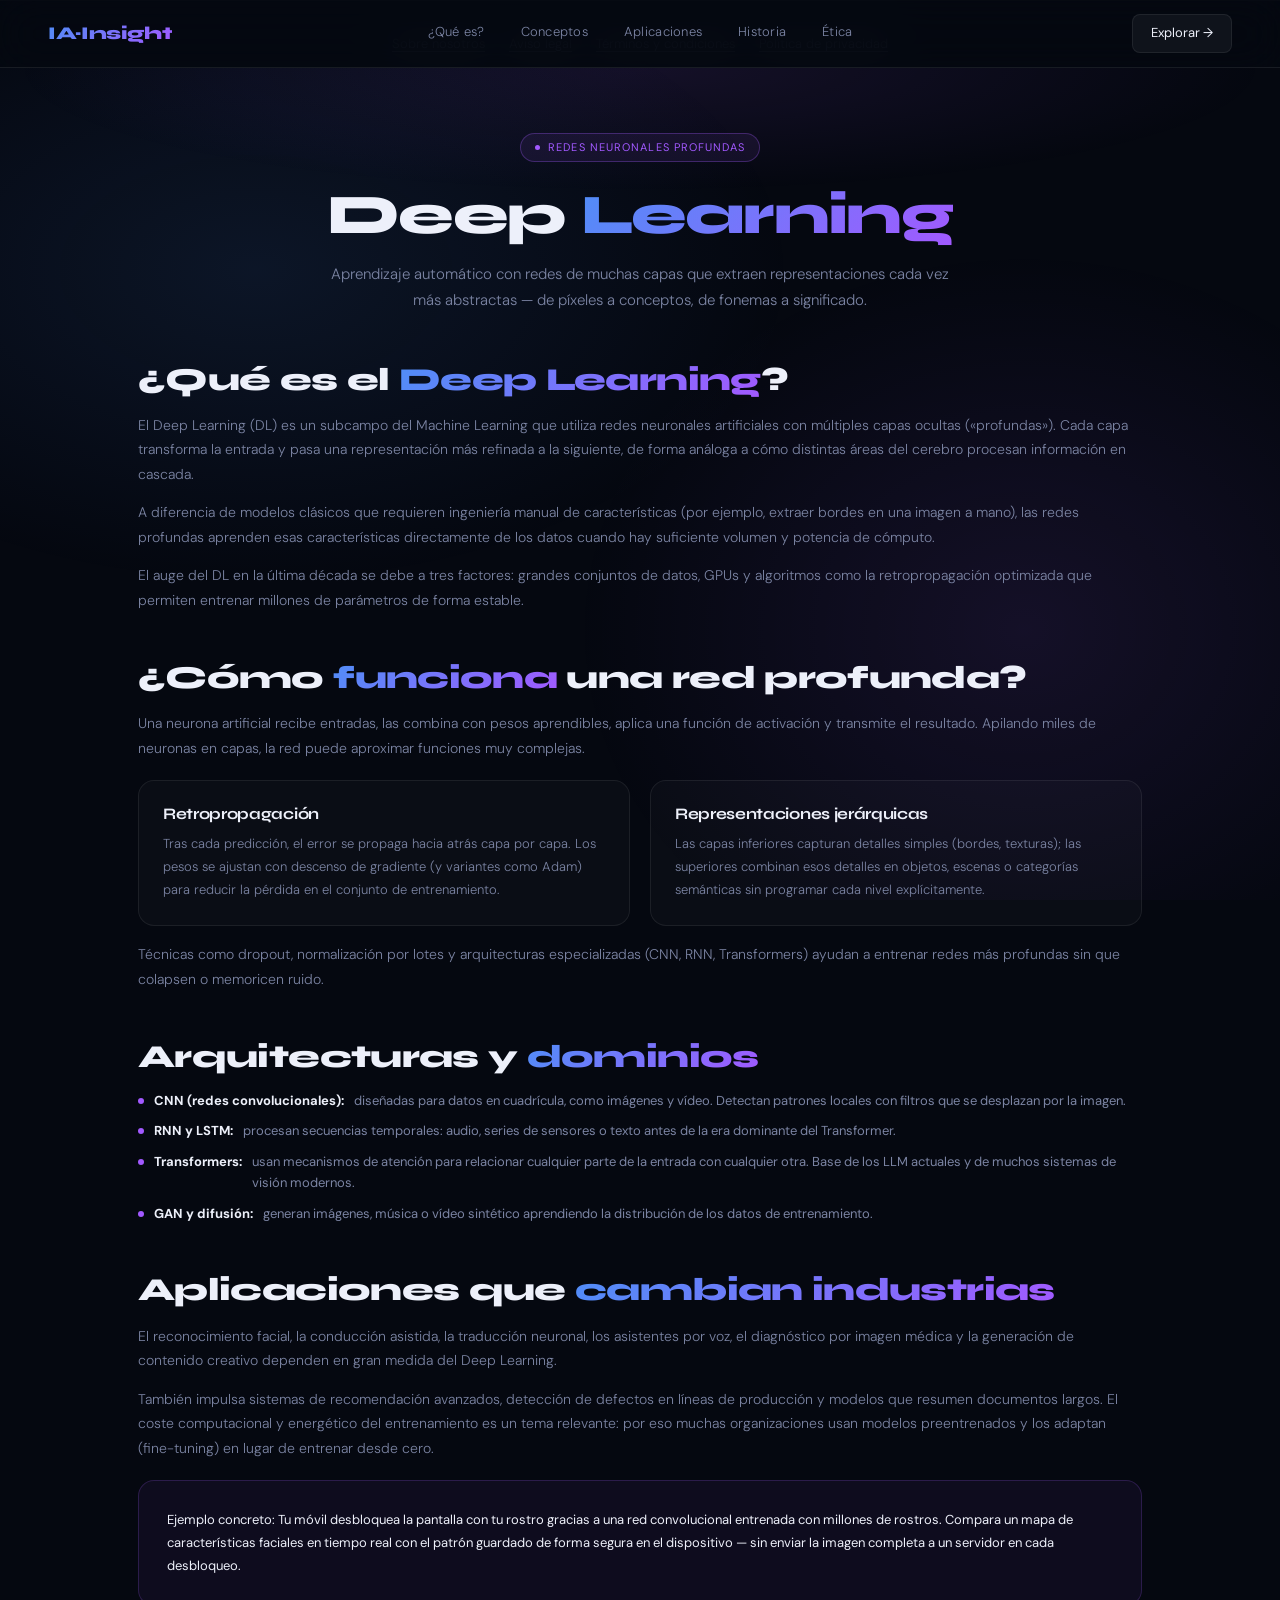
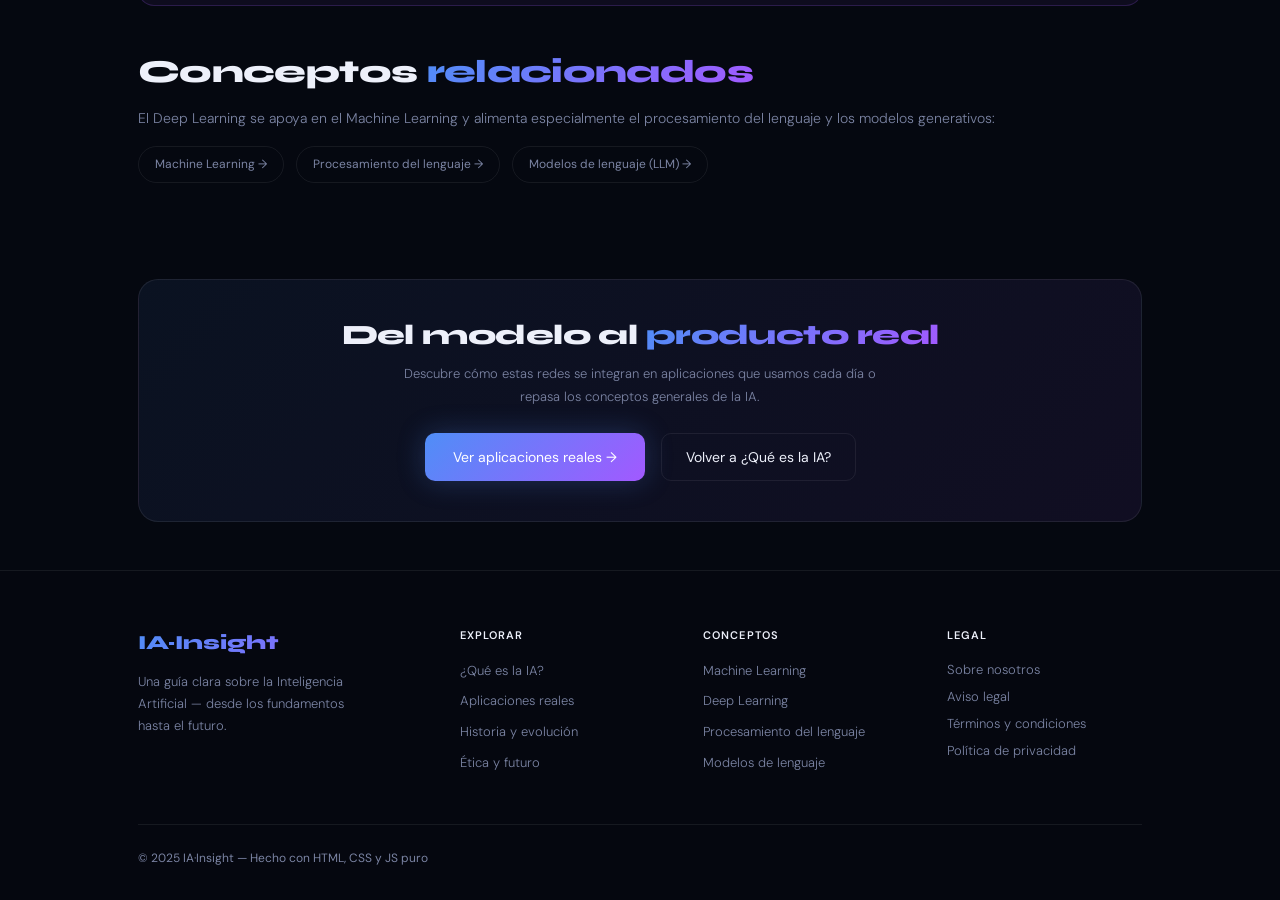
<file: pages/deep-learning.html>
<!DOCTYPE html>
<html lang="es">
<head>
  <meta charset="UTF-8" />
  <meta name="viewport" content="width=device-width, initial-scale=1.0" />
  <meta name="description" content="Descubre el Deep Learning: redes neuronales profundas, cómo aprenden representaciones y sus aplicaciones en visión, audio y más." />
  <title>IA·Insight — Deep Learning</title>
  <link rel="icon" type="image/png" href="../assets/icons/favicon.png" />
  <link rel="apple-touch-icon" href="../assets/icons/favicon.png" />
  <link rel="preconnect" href="https://fonts.googleapis.com" />
  <link rel="preconnect" href="https://fonts.gstatic.com" crossorigin />
  <link href="https://fonts.googleapis.com/css2?family=Syne:wght@400;700;800&family=DM+Sans:ital,wght@0,300;0,400;1,300&display=swap" rel="stylesheet" />
  <link rel="stylesheet" href="../css/styles.css?v=4" />
  <link rel="stylesheet" href="../css/animations.css?v=4" />
  <link rel="stylesheet" href="../css/concept.css?v=1" />
  <style>
    :root { --teal: #4FC8DC; }
    .concept-hero.theme-purple::before {
      background: radial-gradient(ellipse 70% 60% at 50% 0%, rgba(162, 89, 255, 0.1), transparent 70%);
    }
    .concept-badge .dot { width: 5px; height: 5px; border-radius: 50%; background: var(--accent2); animation: pulse 2s infinite; }
    @keyframes pulse { 0%, 100% { opacity: 1; } 50% { opacity: 0.4; } }
  </style>
</head>
<body>
  <div class="mesh" aria-hidden="true"></div>

  <nav role="navigation" aria-label="Navegación principal">
    <a href="../index.html" class="nav-logo gradient-text" aria-label="IA·Insight — Inicio">IA·Insight</a>
    <div class="nav-links" aria-hidden="true">
      <a href="sobre-ia.html">¿Qué es?</a>
      <div class="dropdown">
        <a href="#">Conceptos</a>

        <div class="dropdown-menu">
            <a href="machine-learning.html">Machine Learning</a>
            <a href="deep-learning.html">Deep Learning</a>
            <a href="procesamiento-lenguaje.html">
                Procesamiento del Lenguaje
            </a>
            <a href="modelos-lenguaje.html">
                Modelos de Lenguaje
            </a>
        </div>
      </div>
      <a href="aplicaciones.html">Aplicaciones</a>
      <a href="historia.html">Historia</a>
      <a href="etica.html">Ética</a>
    </div>
    <div class="nav-right">
      <a href="sobre-ia.html" class="nav-cta">Explorar →</a>
      <button class="nav-hamburger" id="nav-hamburger" aria-label="Abrir menú" aria-expanded="false" aria-controls="nav-mobile">
        <span></span><span></span><span></span>
      </button>
    </div>
  </nav>

  <div class="nav-mobile" id="nav-mobile" role="dialog" aria-label="Menú móvil">
    <a href="sobre-ia.html">¿Qué es la IA? <span>→</span></a>
    <a href="aplicaciones.html">Aplicaciones <span>→</span></a>
    <a href="historia.html">Historia <span>→</span></a>
    <a href="etica.html">Ética y futuro <span>→</span></a>
    <button class="nav-mobile-cta" data-href="sobre-ia.html">Comenzar a explorar</button>
  </div>

  <main style="position:relative;z-index:10;padding-top:68px;">

    <header class="concept-hero theme-purple reveal">
      <div class="concept-badge accent-purple"><span class="dot"></span>Redes neuronales profundas</div>
      <h1>Deep <span class="gradient-text">Learning</span></h1>
      <p>Aprendizaje automático con redes de muchas capas que extraen representaciones cada vez más abstractas — de píxeles a conceptos, de fonemas a significado.</p>
    </header>

    <div class="concept-body">

      <section class="concept-section reveal">
        <h2>¿Qué es el <span class="gradient-text">Deep Learning</span>?</h2>
        <p>El Deep Learning (DL) es un subcampo del Machine Learning que utiliza redes neuronales artificiales con múltiples capas ocultas («profundas»). Cada capa transforma la entrada y pasa una representación más refinada a la siguiente, de forma análoga a cómo distintas áreas del cerebro procesan información en cascada.</p>
        <p>A diferencia de modelos clásicos que requieren ingeniería manual de características (por ejemplo, extraer bordes en una imagen a mano), las redes profundas aprenden esas características directamente de los datos cuando hay suficiente volumen y potencia de cómputo.</p>
        <p>El auge del DL en la última década se debe a tres factores: grandes conjuntos de datos, GPUs y algoritmos como la retropropagación optimizada que permiten entrenar millones de parámetros de forma estable.</p>
      </section>

      <section class="concept-section reveal">
        <h2>¿Cómo <span class="gradient-text">funciona</span> una red profunda?</h2>
        <p>Una neurona artificial recibe entradas, las combina con pesos aprendibles, aplica una función de activación y transmite el resultado. Apilando miles de neuronas en capas, la red puede aproximar funciones muy complejas.</p>
        <div class="concept-grid-2">
          <div class="concept-panel">
            <h3>Retropropagación</h3>
            <p>Tras cada predicción, el error se propaga hacia atrás capa por capa. Los pesos se ajustan con descenso de gradiente (y variantes como Adam) para reducir la pérdida en el conjunto de entrenamiento.</p>
          </div>
          <div class="concept-panel">
            <h3>Representaciones jerárquicas</h3>
            <p>Las capas inferiores capturan detalles simples (bordes, texturas); las superiores combinan esos detalles en objetos, escenas o categorías semánticas sin programar cada nivel explícitamente.</p>
          </div>
        </div>
        <p style="margin-top:16px;">Técnicas como dropout, normalización por lotes y arquitecturas especializadas (CNN, RNN, Transformers) ayudan a entrenar redes más profundas sin que colapsen o memoricen ruido.</p>
      </section>

      <section class="concept-section reveal">
        <h2>Arquitecturas y <span class="gradient-text">dominios</span></h2>
        <ul class="concept-list purple">
          <li><strong style="color:var(--text);">CNN (redes convolucionales):</strong> diseñadas para datos en cuadrícula, como imágenes y vídeo. Detectan patrones locales con filtros que se desplazan por la imagen.</li>
          <li><strong style="color:var(--text);">RNN y LSTM:</strong> procesan secuencias temporales: audio, series de sensores o texto antes de la era dominante del Transformer.</li>
          <li><strong style="color:var(--text);">Transformers:</strong> usan mecanismos de atención para relacionar cualquier parte de la entrada con cualquier otra. Base de los LLM actuales y de muchos sistemas de visión modernos.</li>
          <li><strong style="color:var(--text);">GAN y difusión:</strong> generan imágenes, música o vídeo sintético aprendiendo la distribución de los datos de entrenamiento.</li>
        </ul>
      </section>

      <section class="concept-section reveal">
        <h2>Aplicaciones que <span class="gradient-text">cambian industrias</span></h2>
        <p>El reconocimiento facial, la conducción asistida, la traducción neuronal, los asistentes por voz, el diagnóstico por imagen médica y la generación de contenido creativo dependen en gran medida del Deep Learning.</p>
        <p>También impulsa sistemas de recomendación avanzados, detección de defectos en líneas de producción y modelos que resumen documentos largos. El coste computacional y energético del entrenamiento es un tema relevante: por eso muchas organizaciones usan modelos preentrenados y los adaptan (fine-tuning) en lugar de entrenar desde cero.</p>

        <div class="concept-example purple">
          <strong>Ejemplo concreto:</strong> Tu móvil desbloquea la pantalla con tu rostro gracias a una red convolucional entrenada con millones de rostros. Compara un mapa de características faciales en tiempo real con el patrón guardado de forma segura en el dispositivo — sin enviar la imagen completa a un servidor en cada desbloqueo.
        </div>
      </section>

      <section class="concept-section reveal">
        <h2>Conceptos <span class="gradient-text">relacionados</span></h2>
        <p>El Deep Learning se apoya en el Machine Learning y alimenta especialmente el procesamiento del lenguaje y los modelos generativos:</p>
        <div class="concept-related">
          <a href="machine-learning.html">Machine Learning →</a>
          <a href="procesamiento-lenguaje.html">Procesamiento del lenguaje →</a>
          <a href="modelos-lenguaje.html">Modelos de lenguaje (LLM) →</a>
        </div>
      </section>

    </div>

    <div class="concept-cta reveal">
      <div class="concept-cta-box">
        <h2>Del modelo al <span class="gradient-text">producto real</span></h2>
        <p>Descubre cómo estas redes se integran en aplicaciones que usamos cada día o repasa los conceptos generales de la IA.</p>
        <a href="aplicaciones.html" class="concept-btn">Ver aplicaciones reales →</a>
        <a href="sobre-ia.html" class="concept-btn-outline">Volver a ¿Qué es la IA?</a>
      </div>
    </div>

  </main>

  <footer>
    <div class="footer-inner">
      <div class="footer-top">
        <div class="footer-brand">
          <div class="footer-logo gradient-text">IA·Insight</div>
          <p>Una guía clara sobre la Inteligencia Artificial — desde los fundamentos hasta el futuro.</p>
        </div>
        <div class="footer-col">
          <div class="footer-col-title">Explorar</div>
          <a href="sobre-ia.html">¿Qué es la IA?</a>
          <a href="aplicaciones.html">Aplicaciones reales</a>
          <a href="historia.html">Historia y evolución</a>
          <a href="etica.html">Ética y futuro</a>
        </div>
        <div class="footer-col">
          <div class="footer-col-title">Conceptos</div>
          <a href="machine-learning.html">Machine Learning</a>
          <a href="deep-learning.html">Deep Learning</a>
          <a href="procesamiento-lenguaje.html">Procesamiento del lenguaje</a>
          <a href="modelos-lenguaje.html">Modelos de lenguaje</a>
        </div>
        <div class="footer-col">
          <div class="footer-col-title">Legal</div>
          <button type="button" class="footer-link-btn" data-legal="about">Sobre nosotros</button>
          <button type="button" class="footer-link-btn" data-legal="legal">Aviso legal</button>
          <button type="button" class="footer-link-btn" data-legal="terms">Términos y condiciones</button>
          <button type="button" class="footer-link-btn" data-legal="privacy">Política de privacidad</button>
        </div>
      </div>
      <div class="footer-bottom">
        <div class="footer-bottom-row">
          <span>© 2025 IA·Insight — Hecho con HTML, CSS y JS puro</span>
        </div>
        <nav class="footer-legal" aria-label="Información legal">
          <button type="button" class="footer-legal-link" data-legal="about">Sobre nosotros</button>
          <button type="button" class="footer-legal-link" data-legal="legal">Aviso legal</button>
          <button type="button" class="footer-legal-link" data-legal="terms">Términos y condiciones</button>
          <button type="button" class="footer-legal-link" data-legal="privacy">Política de privacidad</button>
        </nav>
      </div>
    </div>
  </footer>

  <script src="../js/main.js?v=4"></script>
</body>
</html>
</file>
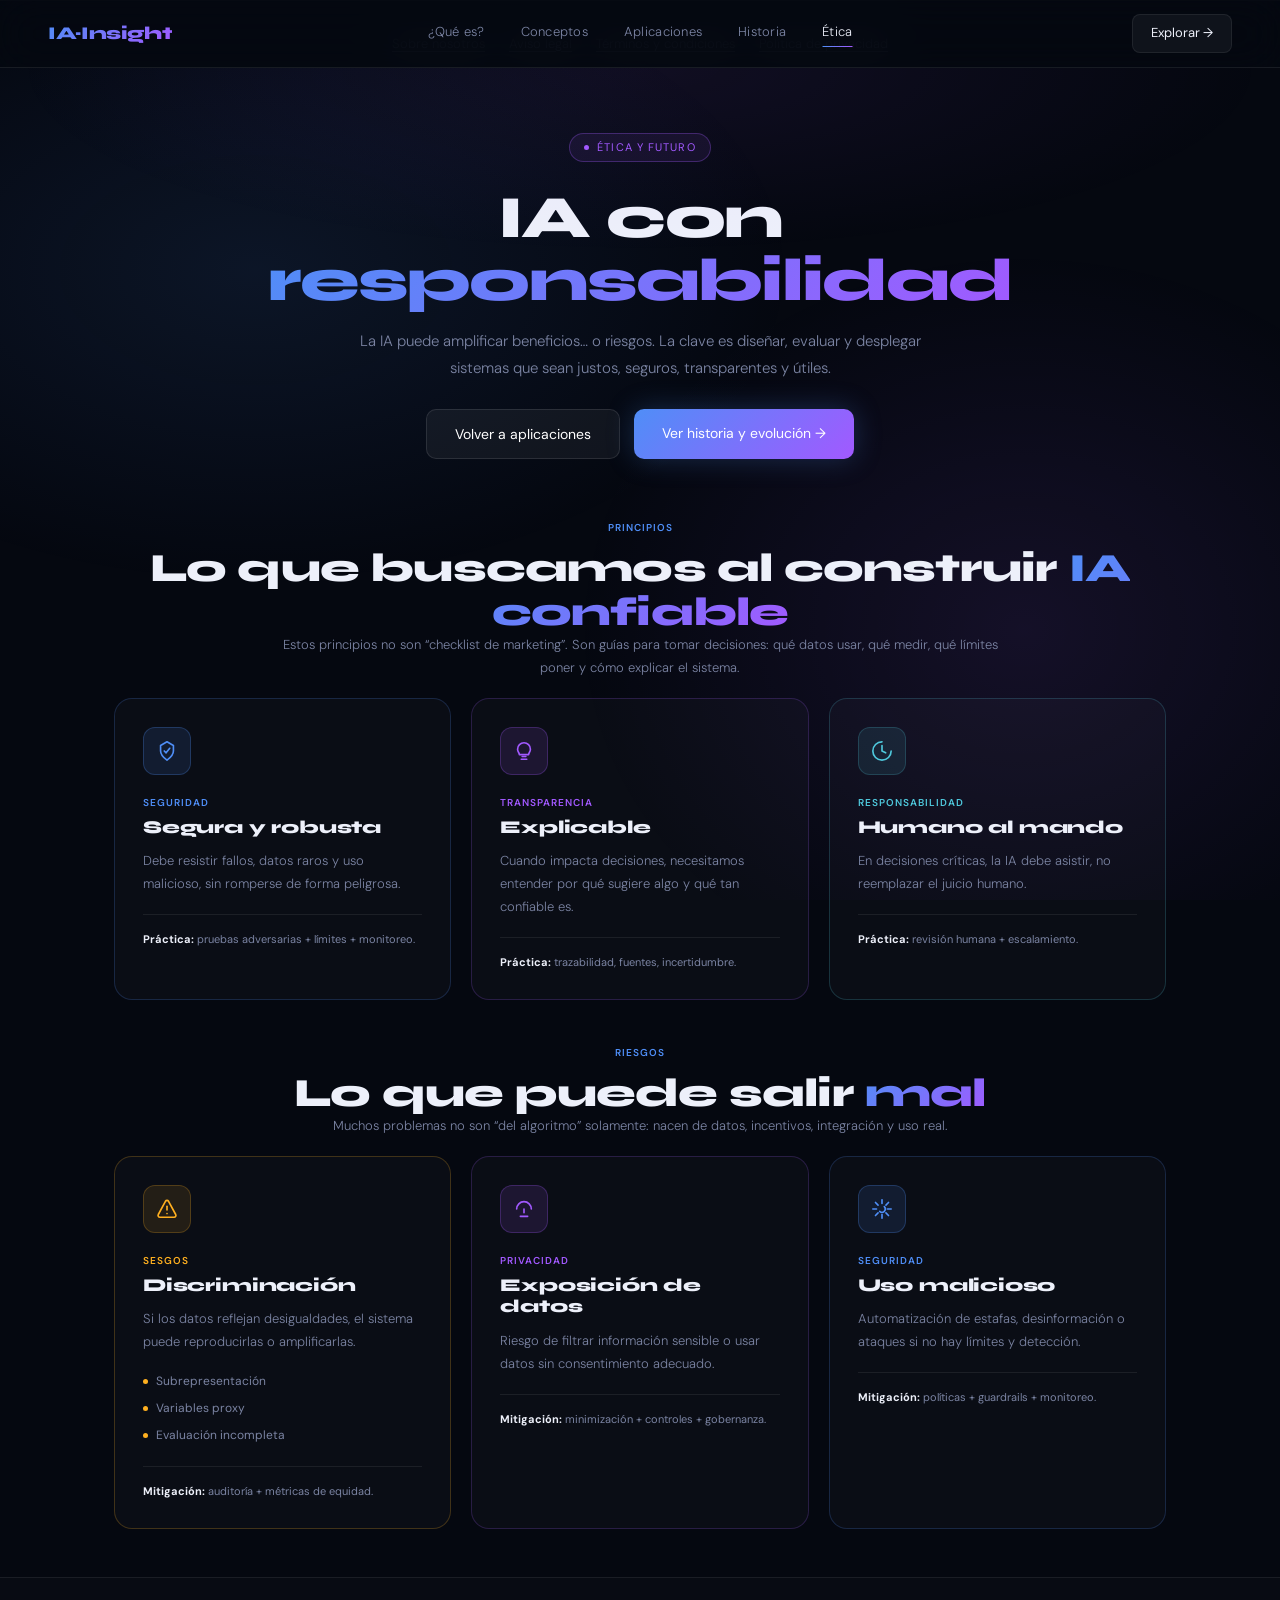
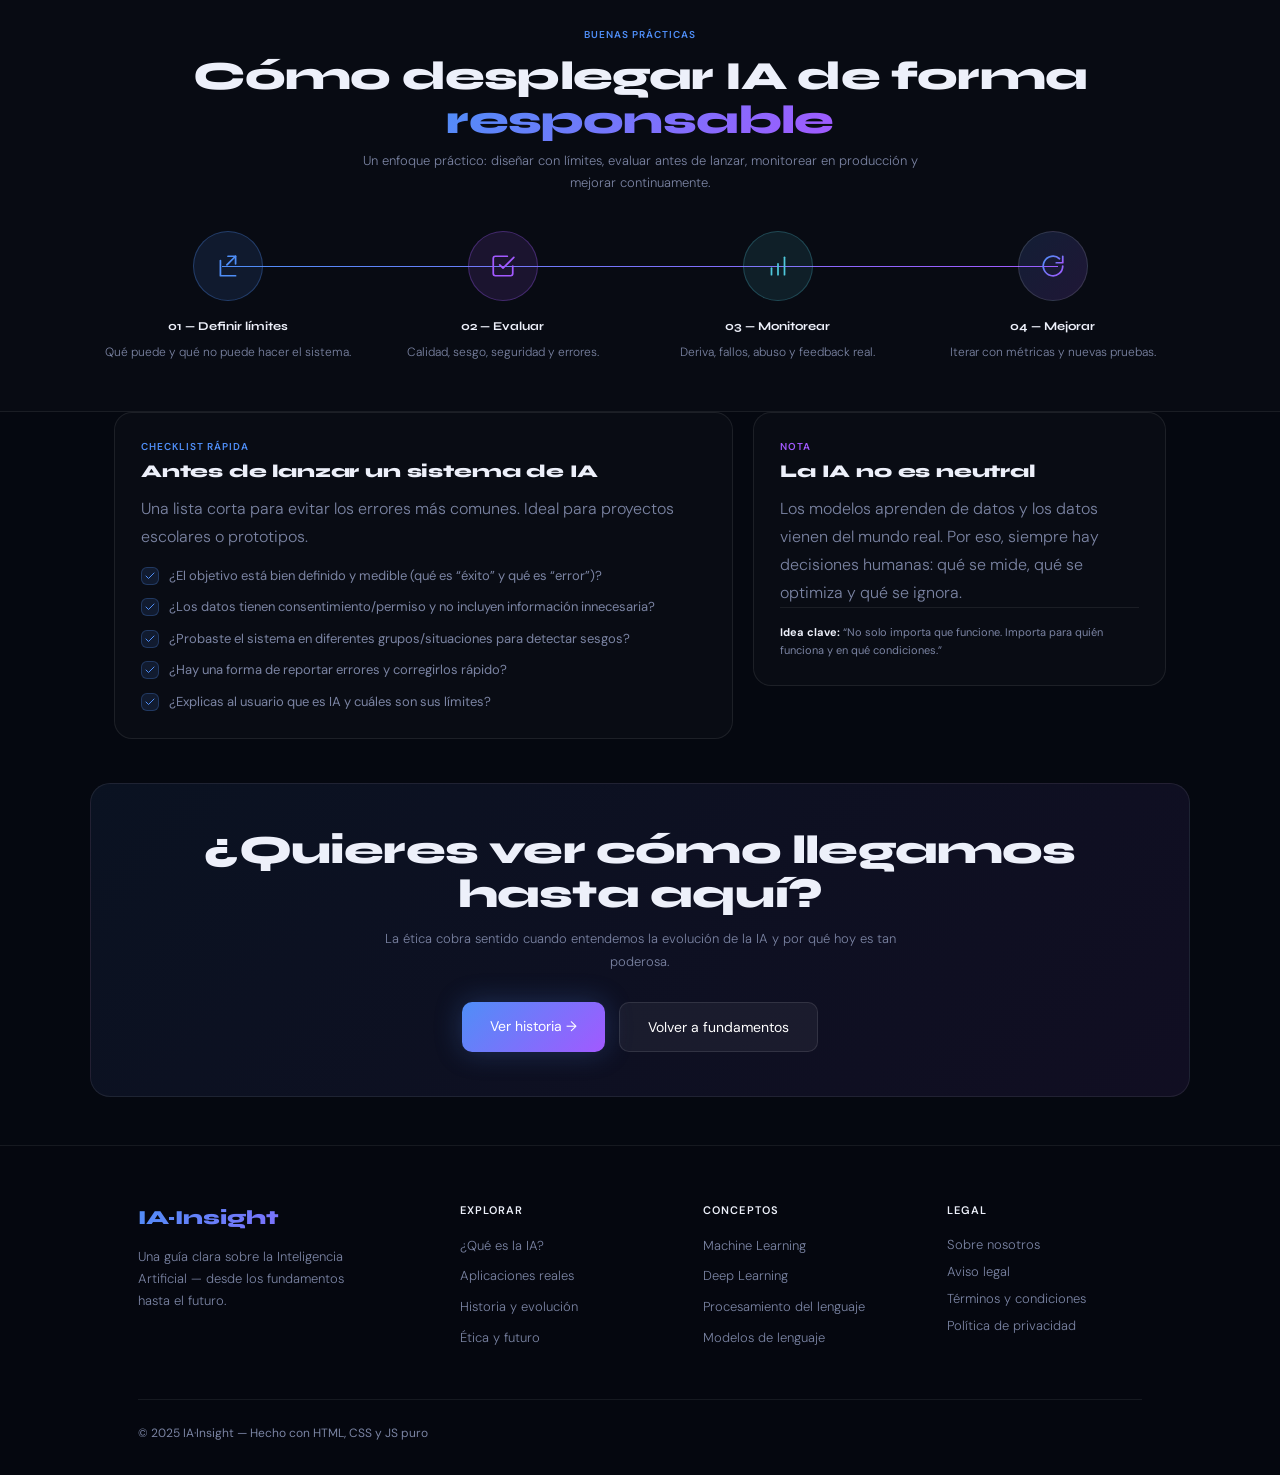
<file: pages/etica.html>
<!DOCTYPE html>
<html lang="es">
<head>
  <meta charset="UTF-8" />
  <meta name="viewport" content="width=device-width, initial-scale=1.0" />
  <meta name="description" content="Principios, riesgos y buenas prácticas para construir y usar Inteligencia Artificial de forma responsable." />
  <title>IA·Insight — Ética</title>
  <link rel="icon" type="image/png" href="../assets/icons/favicon.png" />
  <link rel="apple-touch-icon" href="../assets/icons/favicon.png" />
  <link rel="preconnect" href="https://fonts.googleapis.com" />
  <link rel="preconnect" href="https://fonts.gstatic.com" crossorigin />
  <link href="https://fonts.googleapis.com/css2?family=Syne:wght@400;700;800&family=DM+Sans:ital,wght@0,300;0,400;1,300&display=swap" rel="stylesheet" />
  <link rel="stylesheet" href="../css/styles.css?v=3" />
  <link rel="stylesheet" href="../css/animations.css?v=3" />

  <style>
  *,*::before,*::after{box-sizing:border-box;margin:0;padding:0;}
  :root{
    --bg:#050810;--accent:#4F8EF7;--accent2:#A259FF;--teal:#4FC8DC;--warn:#FFB020;
    --text:#EDF0FA;--muted:#7B84A3;--border:rgba(255,255,255,0.07);
    --font-display:'Syne',sans-serif;--font-body:'DM Sans',sans-serif;
  }
  body{background:var(--bg);font-family:var(--font-body);color:var(--text);overflow-x:hidden;}
  .gradient-text{background:linear-gradient(135deg,var(--accent),var(--accent2));-webkit-background-clip:text;-webkit-text-fill-color:transparent;background-clip:text;}
  h2{font-family:var(--font-display);font-weight:800;font-size:clamp(24px,3.5vw,40px);line-height:1.1;letter-spacing:-.02em;}
  h3{font-family:var(--font-display);font-weight:800;font-size:21px;line-height:1.2;letter-spacing:-.01em;}
  p{color:var(--muted);font-weight:300;line-height:1.75;}

  /* HERO */
  .hero{padding:64px 24px 48px;text-align:center;position:relative;}
  .hero::before{content:'';position:absolute;inset:0;background:radial-gradient(ellipse 70% 60% at 50% 0%,rgba(162,89,255,0.08),transparent 70%);pointer-events:none;}
  .badge{display:inline-flex;align-items:center;gap:8px;font-size:11px;letter-spacing:.1em;text-transform:uppercase;color:var(--accent2);border:1px solid rgba(162,89,255,0.3);background:rgba(162,89,255,0.08);padding:5px 14px;border-radius:100px;margin-bottom:24px;}
  .dot{width:5px;height:5px;border-radius:50%;background:var(--accent2);animation:pulse 2s infinite;}
  @keyframes pulse{0%,100%{opacity:1}50%{opacity:.4}}
  .hero h1{font-family:var(--font-display);font-size:clamp(32px,5vw,60px);font-weight:800;line-height:1.05;letter-spacing:-.03em;margin-bottom:16px;}
  .hero p{max-width:620px;margin:0 auto;font-size:15px;}

  /* SECTION HEADER */
  .section-head{padding:0 24px;margin:6px auto 18px;max-width:1100px;text-align:center;}
  .kicker{display:inline-block;font-size:10px;font-weight:600;letter-spacing:.1em;text-transform:uppercase;color:var(--accent);margin-bottom:10px;}
  .section-desc{max-width:720px;margin:0 auto;font-size:13px;}

  /* CARDS GRID */
  .cards-grid{display:grid;grid-template-columns:repeat(3,1fr);gap:20px;padding:0 24px 48px;max-width:1100px;margin:0 auto;}
  .card{border-radius:18px;padding:28px;transition:transform .3s,box-shadow .3s,border-color .3s;cursor:default;background:rgba(255,255,255,0.025);border:1px solid rgba(255,255,255,0.08);}
  .card:hover{transform:translateY(-6px);}
  .card-icon{width:48px;height:48px;border-radius:12px;display:flex;align-items:center;justify-content:center;margin-bottom:20px;}
  .card-tag{font-size:10px;font-weight:600;letter-spacing:.1em;text-transform:uppercase;margin-bottom:6px;}
  .card h3{margin-bottom:12px;font-size:18px;}
  .card p{font-size:13px;margin-bottom:18px;}
  .card-list{display:flex;flex-direction:column;gap:8px;margin-bottom:20px;}
  .card-list-item{display:flex;align-items:center;gap:8px;font-size:12px;color:var(--muted);}
  .dot-sm{width:5px;height:5px;border-radius:50%;flex-shrink:0;}
  .card-footer{padding-top:16px;border-top:1px solid var(--border);font-size:11px;color:var(--muted);}
  .card-footer strong{color:var(--text);}

  .c-blue{border-color:rgba(79,142,247,0.2);}
  .c-blue:hover{box-shadow:0 20px 50px rgba(79,142,247,0.12);border-color:rgba(79,142,247,0.45);}
  .c-purple{border-color:rgba(162,89,255,0.2);}
  .c-purple:hover{box-shadow:0 20px 50px rgba(162,89,255,0.12);border-color:rgba(162,89,255,0.45);}
  .c-teal{border-color:rgba(79,200,220,0.2);}
  .c-teal:hover{box-shadow:0 20px 50px rgba(79,200,220,0.10);border-color:rgba(79,200,220,0.45);}
  .c-warn{border-color:rgba(255,176,32,0.22);}
  .c-warn:hover{box-shadow:0 20px 50px rgba(255,176,32,0.10);border-color:rgba(255,176,32,0.42);}

  .icon-blue{background:rgba(79,142,247,0.12);border:1px solid rgba(79,142,247,0.25);}
  .icon-purple{background:rgba(162,89,255,0.12);border:1px solid rgba(162,89,255,0.25);}
  .icon-teal{background:rgba(79,200,220,0.10);border:1px solid rgba(79,200,220,0.2);}
  .icon-warn{background:rgba(255,176,32,0.10);border:1px solid rgba(255,176,32,0.22);}

  .tag-blue{color:var(--accent);}
  .tag-purple{color:var(--accent2);}
  .tag-teal{color:var(--teal);}
  .tag-warn{color:var(--warn);}

  .dot-blue{background:var(--accent);}
  .dot-purple{background:var(--accent2);}
  .dot-teal{background:var(--teal);}
  .dot-warn{background:var(--warn);}

  /* PROCESS */
  .process{padding:48px 24px;text-align:center;background:rgba(255,255,255,0.015);border-top:1px solid var(--border);border-bottom:1px solid var(--border);}
  .process > .sub{font-size:10px;font-weight:600;letter-spacing:.1em;text-transform:uppercase;color:var(--accent);margin-bottom:10px;}
  .process p{max-width:560px;margin:0 auto 36px;font-size:13px;}
  .steps{display:grid;grid-template-columns:repeat(4,1fr);gap:0;position:relative;max-width:1100px;margin:0 auto;}
  .steps::before{content:'';position:absolute;top:35px;left:12%;right:12%;height:1px;background:linear-gradient(90deg,var(--accent),var(--accent2));}
  .step{text-align:center;padding:0 12px;position:relative;z-index:1;}
  .step-circle{width:70px;height:70px;border-radius:50%;display:flex;align-items:center;justify-content:center;margin:0 auto 16px;}
  .s-blue{background:rgba(79,142,247,0.12);border:1px solid rgba(79,142,247,0.3);}
  .s-purple{background:rgba(162,89,255,0.12);border:1px solid rgba(162,89,255,0.3);}
  .s-teal{background:rgba(79,200,220,0.1);border:1px solid rgba(79,200,220,0.25);}
  .s-mix{background:linear-gradient(135deg,rgba(79,142,247,0.15),rgba(162,89,255,0.15));border:1px solid rgba(255,255,255,0.12);}
  .step-num{font-family:var(--font-display);font-size:12px;font-weight:700;margin-bottom:6px;color:var(--text);}
  .step p{font-size:12px;margin-bottom:0;}

  /* CHECKLIST */
  .check{max-width:1100px;margin:0 auto;padding:0 24px 44px;}
  .check-grid{display:grid;grid-template-columns:1.2fr .8fr;gap:20px;align-items:start;}
  .panel{background:rgba(255,255,255,0.02);border:1px solid rgba(255,255,255,0.08);border-radius:18px;padding:26px;}
  .panel h3{font-size:18px;margin-bottom:12px;}
  .checklist{display:flex;flex-direction:column;gap:10px;margin-top:14px;}
  .check-item{display:flex;gap:10px;align-items:flex-start;color:var(--muted);font-size:13px;line-height:1.65;}
  .tick{width:18px;height:18px;border-radius:6px;background:rgba(79,142,247,0.12);border:1px solid rgba(79,142,247,0.25);flex-shrink:0;display:flex;align-items:center;justify-content:center;margin-top:2px;}

  /* CTA */
  .cta-box{max-width:1100px;margin:0 auto 48px;background:linear-gradient(135deg,rgba(79,142,247,0.08),rgba(162,89,255,0.08));border:1px solid rgba(255,255,255,0.08);border-radius:20px;padding:44px;text-align:center;}
  .cta-box h2{margin-bottom:12px;}
  .cta-box p{max-width:520px;margin:0 auto 28px;font-size:13px;}
  .btn{display:inline-block;padding:13px 28px;border-radius:10px;border:none;cursor:pointer;background:linear-gradient(135deg,var(--accent),var(--accent2));color:#fff;font-family:var(--font-body);font-size:14px;transition:transform .2s,box-shadow .2s;box-shadow:0 0 28px rgba(79,142,247,0.25);text-decoration:none;}
  .btn:hover{transform:translateY(-2px);box-shadow:0 0 40px rgba(79,142,247,0.4);}
  .btn-ghost{background:rgba(255,255,255,0.05);box-shadow:none;border:1px solid rgba(255,255,255,0.10);}
  .btn-ghost:hover{box-shadow:none;background:rgba(255,255,255,0.08);}

  @media(max-width:900px){
    .cards-grid{grid-template-columns:1fr 1fr;}
    .check-grid{grid-template-columns:1fr;}
  }
  @media(max-width:640px){
    .cards-grid{grid-template-columns:1fr;}
    .steps{grid-template-columns:1fr 1fr;row-gap:32px;}
    .steps::before{display:none;}
  }
  </style>
</head>
<body>
  <div class="mesh" aria-hidden="true"></div>

  <!-- ── NAVBAR ── -->
  <nav role="navigation" aria-label="Navegación principal">
    <a href="../index.html" class="nav-logo gradient-text" aria-label="IA·Insight — Inicio">IA·Insight</a>

    <div class="nav-links" aria-hidden="true">
      <a href="sobre-ia.html">¿Qué es?</a>
      <div class="dropdown">
        <a href="#">Conceptos</a>

        <div class="dropdown-menu">
            <a href="machine-learning.html">Machine Learning</a>
            <a href="deep-learning.html">Deep Learning</a>
            <a href="procesamiento-lenguaje.html">
                Procesamiento del Lenguaje
            </a>
            <a href="modelos-lenguaje.html">
                Modelos de Lenguaje
            </a>
        </div>
      </div>
      <a href="aplicaciones.html">Aplicaciones</a>
      <a href="historia.html">Historia</a>
      <a href="etica.html">Ética</a>
    </div>

    <div class="nav-right">
      <a href="sobre-ia.html" class="nav-cta">Explorar →</a>
      <button class="nav-hamburger" id="nav-hamburger" aria-label="Abrir menú" aria-expanded="false" aria-controls="nav-mobile">
        <span></span><span></span><span></span>
      </button>
    </div>
  </nav>

  <!-- ── MENÚ MÓVIL ── -->
  <div class="nav-mobile" id="nav-mobile" role="dialog" aria-label="Menú móvil">
    <a href="sobre-ia.html">¿Qué es la IA? <span>→</span></a>
    <a href="aplicaciones.html">Aplicaciones <span>→</span></a>
    <a href="historia.html">Historia <span>→</span></a>
    <a href="etica.html">Ética y futuro <span>→</span></a>
    <button class="nav-mobile-cta" data-href="sobre-ia.html">Comenzar a explorar</button>
  </div>

  <main style="position:relative;z-index:10;padding-top:68px;">

    <!-- HERO -->
    <div class="hero">
      <div class="badge"><span class="dot"></span>Ética y futuro</div>
      <h1>IA con <br><span class="gradient-text">responsabilidad</span></h1>
      <p>La IA puede amplificar beneficios… o riesgos. La clave es diseñar, evaluar y desplegar sistemas que sean justos, seguros, transparentes y útiles.</p>

      <div style="margin-top:28px;display:flex;gap:14px;justify-content:center;flex-wrap:wrap;">
        <a href="aplicaciones.html" class="btn btn-ghost">Volver a aplicaciones</a>
        <a href="historia.html" class="btn">Ver historia y evolución →</a>
      </div>
    </div>

    <!-- PRINCIPIOS -->
    <div class="section-head">
      <span class="kicker">Principios</span>
      <h2>Lo que buscamos al construir <span class="gradient-text">IA confiable</span></h2>
      <p class="section-desc">Estos principios no son “checklist de marketing”. Son guías para tomar decisiones: qué datos usar, qué medir, qué límites poner y cómo explicar el sistema.</p>
    </div>

    <div class="cards-grid">
      <div class="card c-blue reveal">
        <div class="card-icon icon-blue">
          <svg width="22" height="22" viewBox="0 0 24 24" fill="none" stroke="#4F8EF7" stroke-width="1.8" stroke-linecap="round" stroke-linejoin="round">
            <path d="M12 2l7 4v6c0 5-7 10-7 10S5 17 5 12V6l7-4z"/>
            <path d="M9 12l2 2 4-5"/>
          </svg>
        </div>
        <div class="card-tag tag-blue">Seguridad</div>
        <h3>Segura y robusta</h3>
        <p>Debe resistir fallos, datos raros y uso malicioso, sin romperse de forma peligrosa.</p>
        <div class="card-footer"><strong>Práctica:</strong> pruebas adversarias + límites + monitoreo.</div>
      </div>

      <div class="card c-purple reveal reveal-delay-1">
        <div class="card-icon icon-purple">
          <svg width="22" height="22" viewBox="0 0 24 24" fill="none" stroke="#A259FF" stroke-width="1.8" stroke-linecap="round" stroke-linejoin="round">
            <path d="M12 3a7 7 0 0 1 7 7c0 3-2 4-2 6H7c0-2-2-3-2-6a7 7 0 0 1 7-7z"/>
            <path d="M9 21h6"/>
            <path d="M10 18h4"/>
          </svg>
        </div>
        <div class="card-tag tag-purple">Transparencia</div>
        <h3>Explicable</h3>
        <p>Cuando impacta decisiones, necesitamos entender por qué sugiere algo y qué tan confiable es.</p>
        <div class="card-footer"><strong>Práctica:</strong> trazabilidad, fuentes, incertidumbre.</div>
      </div>

      <div class="card c-teal reveal reveal-delay-2">
        <div class="card-icon icon-teal">
          <svg width="22" height="22" viewBox="0 0 24 24" fill="none" stroke="#4FC8DC" stroke-width="1.8" stroke-linecap="round" stroke-linejoin="round">
            <path d="M12 2a10 10 0 1 0 10 10"/>
            <path d="M12 6v6l4 2"/>
          </svg>
        </div>
        <div class="card-tag tag-teal">Responsabilidad</div>
        <h3>Humano al mando</h3>
        <p>En decisiones críticas, la IA debe asistir, no reemplazar el juicio humano.</p>
        <div class="card-footer"><strong>Práctica:</strong> revisión humana + escalamiento.</div>
      </div>
    </div>

    <!-- RIESGOS -->
    <div class="section-head" style="margin-top:-10px;">
      <span class="kicker">Riesgos</span>
      <h2>Lo que puede salir <span class="gradient-text">mal</span></h2>
      <p class="section-desc">Muchos problemas no son “del algoritmo” solamente: nacen de datos, incentivos, integración y uso real.</p>
    </div>

    <div class="cards-grid">
      <div class="card c-warn reveal">
        <div class="card-icon icon-warn">
          <svg width="22" height="22" viewBox="0 0 24 24" fill="none" stroke="#FFB020" stroke-width="1.8" stroke-linecap="round" stroke-linejoin="round">
            <path d="M12 9v4"/>
            <path d="M12 17h.01"/>
            <path d="M10.3 3.6L2.5 18a2 2 0 0 0 1.8 3h15.4a2 2 0 0 0 1.8-3L13.7 3.6a2 2 0 0 0-3.4 0z"/>
          </svg>
        </div>
        <div class="card-tag tag-warn">Sesgos</div>
        <h3>Discriminación</h3>
        <p>Si los datos reflejan desigualdades, el sistema puede reproducirlas o amplificarlas.</p>
        <div class="card-list">
          <div class="card-list-item"><span class="dot-sm dot-warn"></span>Subrepresentación</div>
          <div class="card-list-item"><span class="dot-sm dot-warn"></span>Variables proxy</div>
          <div class="card-list-item"><span class="dot-sm dot-warn"></span>Evaluación incompleta</div>
        </div>
        <div class="card-footer"><strong>Mitigación:</strong> auditoría + métricas de equidad.</div>
      </div>

      <div class="card c-purple reveal reveal-delay-1">
        <div class="card-icon icon-purple">
          <svg width="22" height="22" viewBox="0 0 24 24" fill="none" stroke="#A259FF" stroke-width="1.8" stroke-linecap="round" stroke-linejoin="round">
            <path d="M4 12a8 8 0 0 1 16 0"/>
            <path d="M12 12v4"/>
            <path d="M8 20h8"/>
          </svg>
        </div>
        <div class="card-tag tag-purple">Privacidad</div>
        <h3>Exposición de datos</h3>
        <p>Riesgo de filtrar información sensible o usar datos sin consentimiento adecuado.</p>
        <div class="card-footer"><strong>Mitigación:</strong> minimización + controles + gobernanza.</div>
      </div>

      <div class="card c-blue reveal reveal-delay-2">
        <div class="card-icon icon-blue">
          <svg width="22" height="22" viewBox="0 0 24 24" fill="none" stroke="#4F8EF7" stroke-width="1.8" stroke-linecap="round" stroke-linejoin="round">
            <path d="M12 2v4"/>
            <path d="M12 18v4"/>
            <path d="M4.9 4.9l2.8 2.8"/>
            <path d="M16.3 16.3l2.8 2.8"/>
            <path d="M2 12h4"/>
            <path d="M18 12h4"/>
            <path d="M4.9 19.1l2.8-2.8"/>
            <path d="M16.3 7.7l2.8-2.8"/>
            <path d="M14.5 9.5a3.5 3.5 0 1 1-5 5"/>
          </svg>
        </div>
        <div class="card-tag tag-blue">Seguridad</div>
        <h3>Uso malicioso</h3>
        <p>Automatización de estafas, desinformación o ataques si no hay límites y detección.</p>
        <div class="card-footer"><strong>Mitigación:</strong> políticas + guardrails + monitoreo.</div>
      </div>
    </div>

    <!-- PROCESO -->
    <section class="process">
      <p class="sub">Buenas prácticas</p>
      <h2 style="margin-bottom:8px;">Cómo desplegar IA de forma <span class="gradient-text">responsable</span></h2>
      <p>Un enfoque práctico: diseñar con límites, evaluar antes de lanzar, monitorear en producción y mejorar continuamente.</p>

      <div class="steps">
        <div class="step">
          <div class="step-circle s-blue">
            <svg width="26" height="26" viewBox="0 0 24 24" fill="none" stroke="#4F8EF7" stroke-width="1.6" stroke-linecap="round" stroke-linejoin="round">
              <path d="M12 3h7v7"/>
              <path d="M19 3l-8 8"/>
              <path d="M5 7v14h14"/>
            </svg>
          </div>
          <div class="step-num">01 — Definir límites</div>
          <p>Qué puede y qué no puede hacer el sistema.</p>
        </div>

        <div class="step">
          <div class="step-circle s-purple">
            <svg width="26" height="26" viewBox="0 0 24 24" fill="none" stroke="#A259FF" stroke-width="1.6" stroke-linecap="round" stroke-linejoin="round">
              <path d="M9 11l3 3L22 4"/>
              <path d="M21 12v7a2 2 0 0 1-2 2H5a2 2 0 0 1-2-2V5a2 2 0 0 1 2-2h11"/>
            </svg>
          </div>
          <div class="step-num">02 — Evaluar</div>
          <p>Calidad, sesgo, seguridad y errores.</p>
        </div>

        <div class="step">
          <div class="step-circle s-teal">
            <svg width="26" height="26" viewBox="0 0 24 24" fill="none" stroke="#4FC8DC" stroke-width="1.6" stroke-linecap="round" stroke-linejoin="round">
              <path d="M12 20V10"/>
              <path d="M18 20V4"/>
              <path d="M6 20v-6"/>
            </svg>
          </div>
          <div class="step-num">03 — Monitorear</div>
          <p>Deriva, fallos, abuso y feedback real.</p>
        </div>

        <div class="step">
          <div class="step-circle s-mix">
            <svg width="26" height="26" viewBox="0 0 24 24" fill="none" stroke-width="1.6" stroke-linecap="round" stroke-linejoin="round">
              <defs>
                <linearGradient id="g2" x1="0" y1="0" x2="1" y2="1">
                  <stop offset="0%" stop-color="#4F8EF7"/>
                  <stop offset="100%" stop-color="#A259FF"/>
                </linearGradient>
              </defs>
              <path d="M21 12a9 9 0 1 1-3-6.7" stroke="url(#g2)"/>
              <path d="M21 3v6h-6" stroke="url(#g2)"/>
            </svg>
          </div>
          <div class="step-num">04 — Mejorar</div>
          <p>Iterar con métricas y nuevas pruebas.</p>
        </div>
      </div>
    </section>

    <!-- CHECKLIST -->
    <section class="check" aria-label="Checklist de IA responsable">
      <div class="check-grid">
        <div class="panel reveal">
          <div class="card-tag tag-blue">Checklist rápida</div>
          <h3>Antes de lanzar un sistema de IA</h3>
          <p>Una lista corta para evitar los errores más comunes. Ideal para proyectos escolares o prototipos.</p>

          <div class="checklist">
            <div class="check-item"><span class="tick"><svg width="12" height="12" viewBox="0 0 24 24" fill="none" stroke="#4F8EF7" stroke-width="2" stroke-linecap="round" stroke-linejoin="round"><path d="M20 6L9 17l-5-5"/></svg></span><span>¿El objetivo está bien definido y medible (qué es “éxito” y qué es “error”)?</span></div>
            <div class="check-item"><span class="tick"><svg width="12" height="12" viewBox="0 0 24 24" fill="none" stroke="#4F8EF7" stroke-width="2" stroke-linecap="round" stroke-linejoin="round"><path d="M20 6L9 17l-5-5"/></svg></span><span>¿Los datos tienen consentimiento/permiso y no incluyen información innecesaria?</span></div>
            <div class="check-item"><span class="tick"><svg width="12" height="12" viewBox="0 0 24 24" fill="none" stroke="#4F8EF7" stroke-width="2" stroke-linecap="round" stroke-linejoin="round"><path d="M20 6L9 17l-5-5"/></svg></span><span>¿Probaste el sistema en diferentes grupos/situaciones para detectar sesgos?</span></div>
            <div class="check-item"><span class="tick"><svg width="12" height="12" viewBox="0 0 24 24" fill="none" stroke="#4F8EF7" stroke-width="2" stroke-linecap="round" stroke-linejoin="round"><path d="M20 6L9 17l-5-5"/></svg></span><span>¿Hay una forma de reportar errores y corregirlos rápido?</span></div>
            <div class="check-item"><span class="tick"><svg width="12" height="12" viewBox="0 0 24 24" fill="none" stroke="#4F8EF7" stroke-width="2" stroke-linecap="round" stroke-linejoin="round"><path d="M20 6L9 17l-5-5"/></svg></span><span>¿Explicas al usuario que es IA y cuáles son sus límites?</span></div>
          </div>
        </div>

        <aside class="panel reveal reveal-delay-1">
          <div class="card-tag tag-purple">Nota</div>
          <h3>La IA no es neutral</h3>
          <p>Los modelos aprenden de datos y los datos vienen del mundo real. Por eso, siempre hay decisiones humanas: qué se mide, qué se optimiza y qué se ignora.</p>
          <div class="card-footer"><strong>Idea clave:</strong> “No solo importa que funcione. Importa para quién funciona y en qué condiciones.”</div>
        </aside>
      </div>
    </section>

    <!-- CTA -->
    <div class="cta-box">
      <h2>¿Quieres ver cómo llegamos hasta aquí?</h2>
      <p>La ética cobra sentido cuando entendemos la evolución de la IA y por qué hoy es tan poderosa.</p>
      <div style="display:flex;gap:14px;justify-content:center;flex-wrap:wrap;">
        <a href="historia.html" class="btn">Ver historia →</a>
        <a href="sobre-ia.html" class="btn btn-ghost">Volver a fundamentos</a>
      </div>
    </div>

  </main>

  </main>

  <!-- ── FOOTER ── -->
  <footer>
    <div class="footer-inner">
      <div class="footer-top">
        <div class="footer-brand">
          <div class="footer-logo gradient-text">IA·Insight</div>
          <p>Una guía clara sobre la Inteligencia Artificial — desde los fundamentos hasta el futuro.</p>
        </div>
        <div class="footer-col">
          <div class="footer-col-title">Explorar</div>
          <a href="sobre-ia.html">¿Qué es la IA?</a>
          <a href="aplicaciones.html">Aplicaciones reales</a>
          <a href="historia.html">Historia y evolución</a>
          <a href="etica.html">Ética y futuro</a>
        </div>
        <div class="footer-col">
          <div class="footer-col-title">Conceptos</div>
          <a href="machine-learning.html">Machine Learning</a>
          <a href="deep-learning.html">Deep Learning</a>
          <a href="procesamiento-lenguaje.html">Procesamiento del lenguaje</a>
          <a href="modelos-lenguaje.html">Modelos de lenguaje</a>
        </div>
        <div class="footer-col">
          <div class="footer-col-title">Legal</div>
          <button type="button" class="footer-link-btn" data-legal="about">Sobre nosotros</button>
          <button type="button" class="footer-link-btn" data-legal="legal">Aviso legal</button>
          <button type="button" class="footer-link-btn" data-legal="terms">Términos y condiciones</button>
          <button type="button" class="footer-link-btn" data-legal="privacy">Política de privacidad</button>
        </div>
      </div>
      <div class="footer-bottom">
        <div class="footer-bottom-row">
          <span>© 2025 IA·Insight — Hecho con HTML, CSS y JS puro</span>
          <!-- <div class="footer-socials">
          <a href="https://github.com" target="_blank" rel="noopener" aria-label="GitHub">
            <svg width="15" height="15" viewBox="0 0 24 24" fill="currentColor"><path d="M12 0C5.37 0 0 5.37 0 12c0 5.3 3.438 9.8 8.205 11.385.6.113.82-.258.82-.577 0-.285-.01-1.04-.015-2.04-3.338.724-4.042-1.61-4.042-1.61-.546-1.385-1.335-1.755-1.335-1.755-1.087-.744.084-.729.084-.729 1.205.084 1.838 1.236 1.838 1.236 1.07 1.835 2.809 1.305 3.495.998.108-.776.417-1.305.76-1.605-2.665-.3-5.466-1.332-5.466-5.93 0-1.31.465-2.38 1.235-3.22-.135-.303-.54-1.523.105-3.176 0 0 1.005-.322 3.3 1.23.96-.267 1.98-.399 3-.405 1.02.006 2.04.138 3 .405 2.28-1.552 3.285-1.23 3.285-1.23.645 1.653.24 2.873.12 3.176.765.84 1.23 1.91 1.23 3.22 0 4.61-2.805 5.625-5.475 5.92.42.36.81 1.096.81 2.22 0 1.606-.015 2.896-.015 3.286 0 .315.21.69.825.57C20.565 21.795 24 17.295 24 12c0-6.63-5.37-12-12-12"/></svg>
          </a>
          <a href="https://linkedin.com" target="_blank" rel="noopener" aria-label="LinkedIn">
            <svg width="14" height="14" viewBox="0 0 24 24" fill="currentColor"><path d="M20.447 20.452h-3.554v-5.569c0-1.328-.027-3.037-1.852-3.037-1.853 0-2.136 1.445-2.136 2.939v5.667H9.351V9h3.414v1.561h.046c.477-.9 1.637-1.85 3.37-1.85 3.601 0 4.267 2.37 4.267 5.455v6.286zM5.337 7.433a2.062 2.062 0 01-2.063-2.065 2.064 2.064 0 112.063 2.065zm1.782 13.019H3.555V9h3.564v11.452zM22.225 0H1.771C.792 0 0 .774 0 1.729v20.542C0 23.227.792 24 1.771 24h20.451C23.2 24 24 23.227 24 22.271V1.729C24 .774 23.2 0 22.222 0h.003z"/></svg>
          </a>
          </div> -->
        </div>
        <nav class="footer-legal" aria-label="Información legal">
          <button type="button" class="footer-legal-link" data-legal="about">Sobre nosotros</button>
          <button type="button" class="footer-legal-link" data-legal="legal">Aviso legal</button>
          <button type="button" class="footer-legal-link" data-legal="terms">Términos y condiciones</button>
          <button type="button" class="footer-legal-link" data-legal="privacy">Política de privacidad</button>
        </nav>
      </div>
    </div>
  </footer>

  <script src="../js/main.js?v=3"></script>
</body>
</html>
</file>
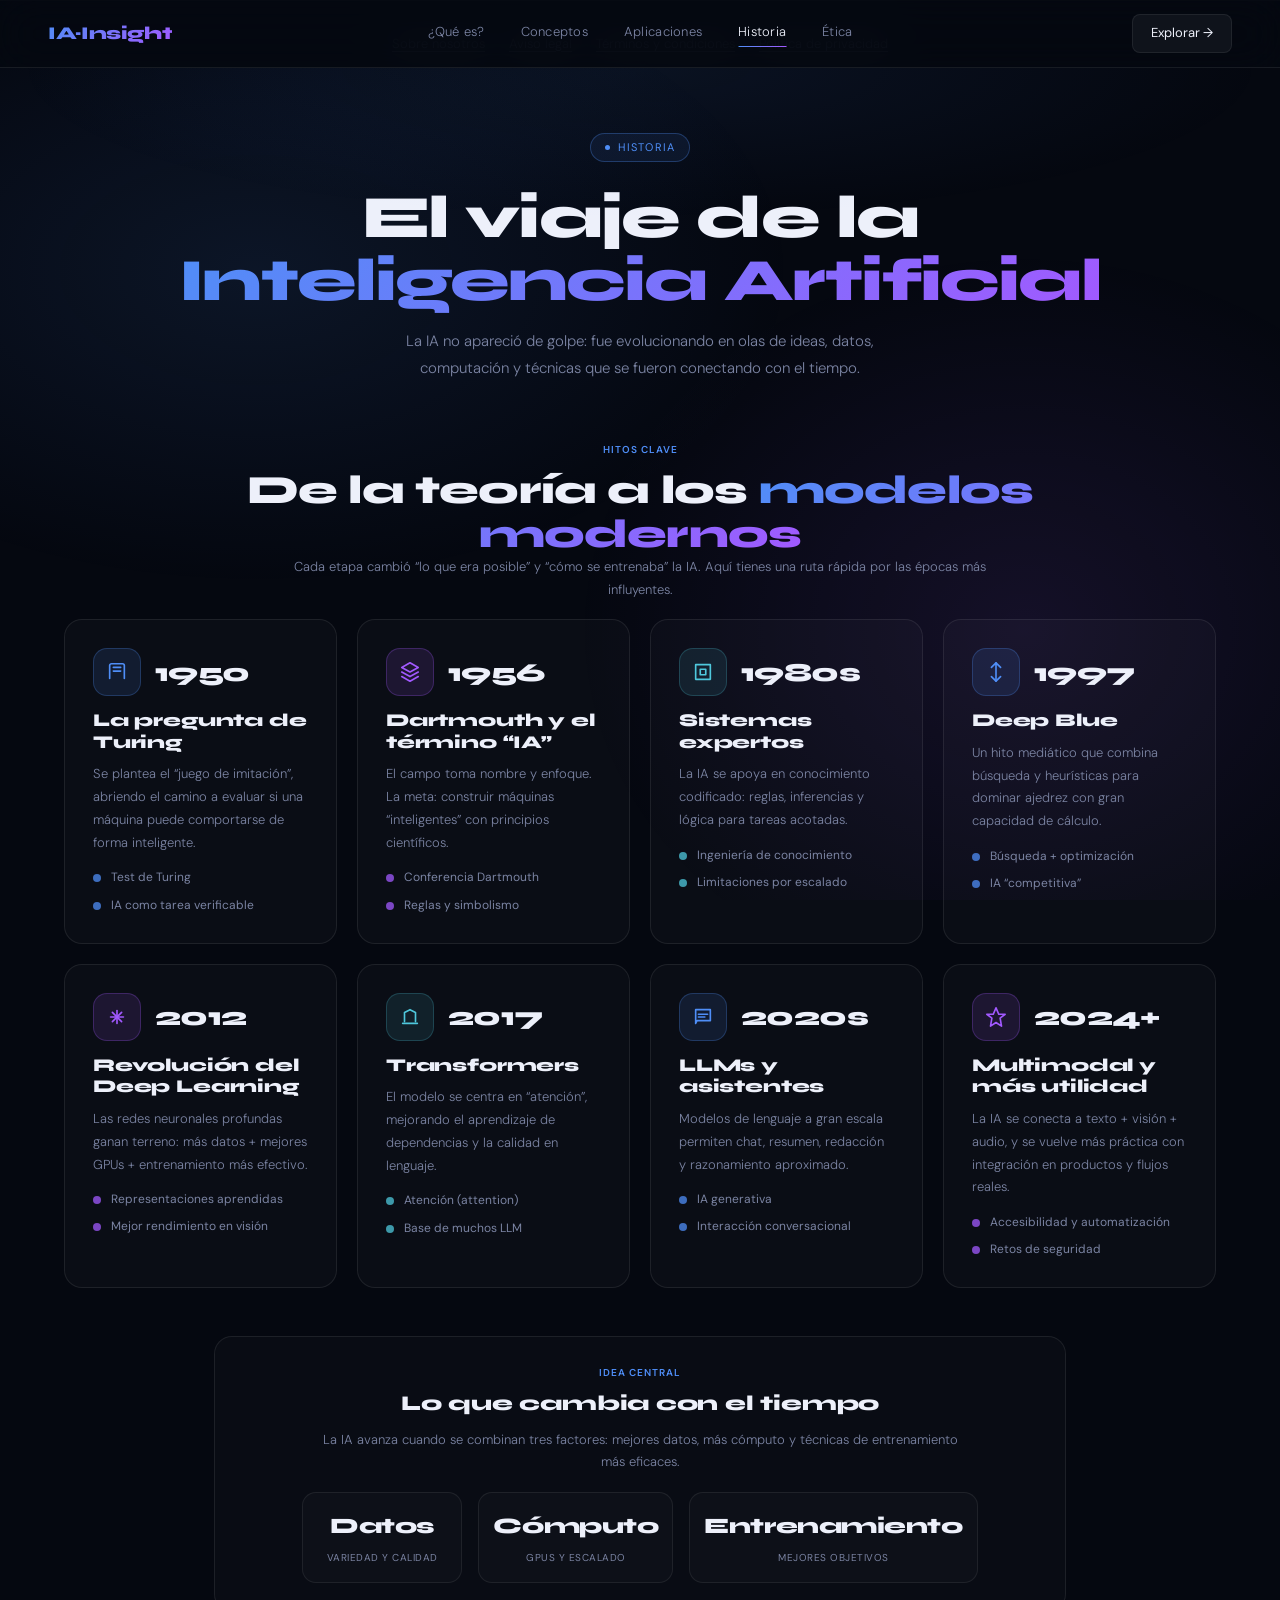
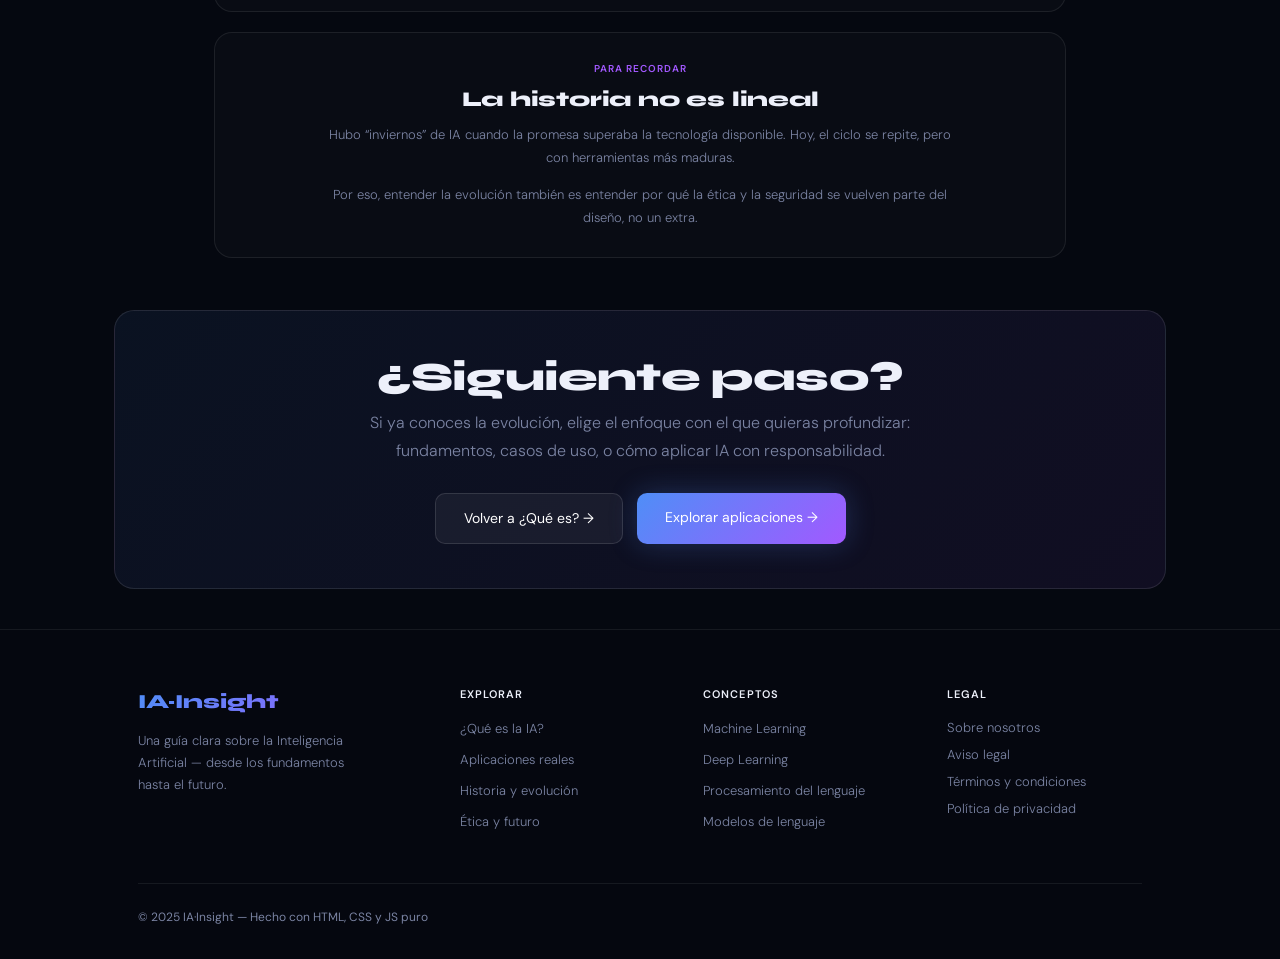
<file: pages/historia.html>
<!DOCTYPE html>
<html lang="es">
<head>
  <meta charset="UTF-8" />
  <meta name="viewport" content="width=device-width, initial-scale=1.0" />
  <meta name="description" content="Historia y evolución de la Inteligencia Artificial: hitos desde Turing y Dartmouth hasta Transformers y modelos modernos." />
  <title>IA·Insight — Historia</title>
  <link rel="icon" type="image/png" href="../assets/icons/favicon.png" />
  <link rel="apple-touch-icon" href="../assets/icons/favicon.png" />
  <link rel="preconnect" href="https://fonts.googleapis.com" />
  <link rel="preconnect" href="https://fonts.gstatic.com" crossorigin />
  <link href="https://fonts.googleapis.com/css2?family=Syne:wght@400;700;800&family=DM+Sans:ital,wght@0,300;0,400;1,300&display=swap" rel="stylesheet" />
  <link rel="stylesheet" href="../css/styles.css?v=3" />
  <link rel="stylesheet" href="../css/animations.css?v=3" />

  <style>
  *,*::before,*::after{box-sizing:border-box;margin:0;padding:0;}
  :root{
    --bg:#050810;--accent:#4F8EF7;--accent2:#A259FF;--teal:#4FC8DC;
    --text:#EDF0FA;--muted:#7B84A3;--border:rgba(255,255,255,0.07);
    --font-display:'Syne',sans-serif;--font-body:'DM Sans',sans-serif;
  }
  body{background:var(--bg);font-family:var(--font-body);color:var(--text);overflow-x:hidden;}
  .gradient-text{background:linear-gradient(135deg,var(--accent),var(--accent2));-webkit-background-clip:text;-webkit-text-fill-color:transparent;background-clip:text;}
  h2{font-family:var(--font-display);font-weight:800;font-size:clamp(24px,3.5vw,40px);line-height:1.1;letter-spacing:-.02em;}
  h3{font-family:var(--font-display);font-weight:800;font-size:21px;line-height:1.2;letter-spacing:-.01em;}
  p{color:var(--muted);font-weight:300;line-height:1.75;}

  /* HERO */
  .hero{padding:64px 24px 48px;text-align:center;position:relative;}
  .hero::before{content:'';position:absolute;inset:0;background:radial-gradient(ellipse 70% 60% at 50% 0%,rgba(79,142,247,0.08),transparent 70%);pointer-events:none;}
  .badge{display:inline-flex;align-items:center;gap:8px;font-size:11px;letter-spacing:.1em;text-transform:uppercase;color:var(--accent);border:1px solid rgba(79,142,247,0.3);background:rgba(79,142,247,0.08);padding:5px 14px;border-radius:100px;margin-bottom:24px;}
  .dot{width:5px;height:5px;border-radius:50%;background:var(--accent);animation:pulse 2s infinite;}
  @keyframes pulse{0%,100%{opacity:1}50%{opacity:.4}}
  .hero h1{font-family:var(--font-display);font-size:clamp(32px,5vw,60px);font-weight:800;line-height:1.05;letter-spacing:-.03em;margin-bottom:16px;}
  .hero p{max-width:560px;margin:0 auto;font-size:15px;}

  /* SECTION HEADER */
  .section-head{padding:0 24px;margin:6px auto 18px;max-width:1100px;text-align:center;}
  .kicker{display:inline-block;font-size:10px;font-weight:600;letter-spacing:.1em;text-transform:uppercase;color:var(--accent);margin-bottom:10px;}
  .section-desc{max-width:720px;margin:0 auto;font-size:13px;}

  /* MILESTONES */
  .milestones{max-width:1200px;margin:0 auto;padding:0 24px 48px;}
  .timeline-grid{display:grid;grid-template-columns:repeat(4,1fr);gap:20px;margin-top:18px;}
  .mile{background:rgba(255,255,255,0.025);border:1px solid rgba(255,255,255,0.08);border-radius:18px;padding:28px;transition:transform .3s,box-shadow .3s,border-color .3s;}
  .mile:hover{transform:translateY(-6px);border-color:rgba(79,142,247,0.25);box-shadow:0 20px 50px rgba(79,142,247,0.10);}
  .mile-top{display:flex;align-items:center;gap:14px;margin-bottom:14px;}
  .year{
    font-family:var(--font-display);
    font-size:26px;
    font-weight:800;
    letter-spacing:-.02em;
    color:var(--text);
  }
  .chip{width:48px;height:48px;border-radius:14px;display:flex;align-items:center;justify-content:center;border:1px solid rgba(255,255,255,0.10);background:rgba(255,255,255,0.03);}
  .chip-blue{border-color:rgba(79,142,247,0.25);background:rgba(79,142,247,0.12);}
  .chip-purple{border-color:rgba(162,89,255,0.25);background:rgba(162,89,255,0.12);}
  .chip-teal{border-color:rgba(79,200,220,0.22);background:rgba(79,200,220,0.10);}
  .chip-warn{border-color:rgba(255,176,32,0.25);background:rgba(255,176,32,0.10);}
  .mile h3{font-size:18px;margin-bottom:10px;}
  .mile p{font-size:13px;margin-bottom:0;}
  .mile ul{margin-top:14px;display:flex;flex-direction:column;gap:8px;list-style:none;}
  .mile li{display:flex;gap:10px;align-items:flex-start;font-size:12px;color:var(--muted);line-height:1.6;}
  .bullet{width:8px;height:8px;border-radius:4px;background:rgba(79,142,247,0.75);margin-top:6px;flex-shrink:0;}
  .bullet-purple{background:rgba(162,89,255,0.75);}
  .bullet-teal{background:rgba(79,200,220,0.75);}
  .bullet-warn{background:rgba(255,176,32,0.85);}

  /* RECAP */
  .recap-section{width:100%;max-width:900px;margin:0 auto;padding:0 24px 52px;text-align:center;}
  .recap-grid{display:grid;grid-template-columns:1fr;gap:20px;}
  .recap-panel{background:rgba(255,255,255,0.02);border:1px solid rgba(255,255,255,0.08);border-radius:18px;padding:28px;text-align:center;}
  .recap-panel .tag{display:block;font-size:10px;font-weight:600;letter-spacing:.1em;text-transform:uppercase;margin-bottom:10px;text-align:center;}
  .tag-blue{color:var(--accent);}
  .tag-purple{color:var(--accent2);}
  .tag-teal{color:var(--teal);}
  .recap-panel h3{margin-bottom:12px;text-align:center;}
  .recap-panel p{font-size:13px;text-align:center;max-width:640px;margin-left:auto;margin-right:auto;}
  .recap-panel .stat-row{margin-top:18px;display:flex;gap:16px;justify-content:center;flex-wrap:wrap;}
  .recap-stat{min-width:160px;background:rgba(255,255,255,0.02);border:1px solid var(--border);border-radius:14px;padding:16px 14px;text-align:center;}
  .recap-stat-num{font-family:var(--font-display);font-weight:800;font-size:22px;letter-spacing:-.02em;color:var(--text);}
  .recap-stat-label{margin-top:6px;font-size:10px;text-transform:uppercase;letter-spacing:.05em;color:var(--muted);}

  /* CTA */
  .cta-wrap{max-width:1100px;margin:0 auto 40px;padding:0 24px;}
  .cta-box{background:linear-gradient(135deg,rgba(79,142,247,0.08),rgba(162,89,255,0.08));border:1px solid rgba(255,255,255,0.10);border-radius:20px;padding:44px;text-align:center;}
  .cta-box h2{text-align:center;}
  .cta-box p{max-width:620px;margin:0 auto 28px;text-align:center;}
  .btn{display:inline-block;padding:13px 28px;border-radius:10px;border:none;cursor:pointer;background:linear-gradient(135deg,var(--accent),var(--accent2));color:#fff;font-family:var(--font-body);font-size:14px;transition:transform .2s,box-shadow .2s;box-shadow:0 0 28px rgba(79,142,247,0.25);text-decoration:none;}
  .btn:hover{transform:translateY(-2px);box-shadow:0 0 40px rgba(79,142,247,0.4);}
  .btn-ghost{background:rgba(255,255,255,0.05);box-shadow:none;border:1px solid rgba(255,255,255,0.12);}
  .btn-ghost:hover{background:rgba(255,255,255,0.08);box-shadow:none;}

  @media(max-width:1100px){.timeline-grid{grid-template-columns:repeat(2,1fr);}}
  @media(max-width:640px){
    .timeline-grid{grid-template-columns:1fr;}
  }
  </style>
</head>
<body>
  <div class="mesh" aria-hidden="true"></div>

  <!-- ── NAVBAR ── -->
  <nav role="navigation" aria-label="Navegación principal">
    <a href="../index.html" class="nav-logo gradient-text" aria-label="IA·Insight — Inicio">IA·Insight</a>

    <div class="nav-links" aria-hidden="true">
      <a href="sobre-ia.html">¿Qué es?</a>
      <div class="dropdown">
        <a href="#">Conceptos</a>

        <div class="dropdown-menu">
            <a href="machine-learning.html">Machine Learning</a>
            <a href="deep-learning.html">Deep Learning</a>
            <a href="procesamiento-lenguaje.html">
                Procesamiento del Lenguaje
            </a>
            <a href="modelos-lenguaje.html">
                Modelos de Lenguaje
            </a>
        </div>
      </div>
      <a href="aplicaciones.html">Aplicaciones</a>
      <a href="historia.html">Historia</a>
      <a href="etica.html">Ética</a>
    </div>

    <div class="nav-right">
      <a href="sobre-ia.html" class="nav-cta">Explorar →</a>
      <button class="nav-hamburger" id="nav-hamburger" aria-label="Abrir menú" aria-expanded="false" aria-controls="nav-mobile">
        <span></span><span></span><span></span>
      </button>
    </div>
  </nav>

  <!-- ── MENÚ MÓVIL ── -->
  <div class="nav-mobile" id="nav-mobile" role="dialog" aria-label="Menú móvil">
    <a href="sobre-ia.html">¿Qué es la IA? <span>→</span></a>
    <a href="aplicaciones.html">Aplicaciones <span>→</span></a>
    <a href="historia.html">Historia <span>→</span></a>
    <a href="etica.html">Ética y futuro <span>→</span></a>
    <button class="nav-mobile-cta" data-href="sobre-ia.html">Comenzar a explorar</button>
  </div>

  <main style="position:relative;z-index:10;padding-top:68px;">

    <!-- HERO -->
    <div class="hero">
      <div class="badge"><span class="dot"></span>Historia</div>
      <h1>El viaje de la<br><span class="gradient-text">Inteligencia Artificial</span></h1>
      <p>La IA no apareció de golpe: fue evolucionando en olas de ideas, datos, computación y técnicas que se fueron conectando con el tiempo.</p>
    </div>

    <!-- HITOS -->
    <div class="section-head">
      <span class="kicker">Hitos clave</span>
      <h2>De la teoría a los <span class="gradient-text">modelos modernos</span></h2>
      <p class="section-desc">Cada etapa cambió “lo que era posible” y “cómo se entrenaba” la IA. Aquí tienes una ruta rápida por las épocas más influyentes.</p>
    </div>

    <div class="milestones">
      <div class="timeline-grid">

        <div class="mile">
          <div class="mile-top">
            <div class="chip chip-blue" aria-hidden="true">
              <svg width="22" height="22" viewBox="0 0 24 24" fill="none" stroke="#4F8EF7" stroke-width="1.8" stroke-linecap="round" stroke-linejoin="round">
                <path d="M4 19V5a2 2 0 0 1 2-2h12a2 2 0 0 1 2 2v14"/>
                <path d="M8 7h8"/>
                <path d="M8 11h8"/>
              </svg>
            </div>
            <div class="year">1950</div>
          </div>
          <h3>La pregunta de Turing</h3>
          <p>Se plantea el “juego de imitación”, abriendo el camino a evaluar si una máquina puede comportarse de forma inteligente.</p>
          <ul>
            <li><span class="bullet"></span>Test de Turing</li>
            <li><span class="bullet"></span>IA como tarea verificable</li>
          </ul>
        </div>

        <div class="mile">
          <div class="mile-top">
            <div class="chip chip-purple" aria-hidden="true">
              <svg width="22" height="22" viewBox="0 0 24 24" fill="none" stroke="#A259FF" stroke-width="1.8" stroke-linecap="round" stroke-linejoin="round">
                <path d="M12 2l9 5-9 5-9-5 9-5z"/>
                <path d="M3 12l9 5 9-5"/>
                <path d="M3 17l9 5 9-5"/>
              </svg>
            </div>
            <div class="year">1956</div>
          </div>
          <h3>Dartmouth y el término “IA”</h3>
          <p>El campo toma nombre y enfoque. La meta: construir máquinas “inteligentes” con principios científicos.</p>
          <ul>
            <li><span class="bullet bullet-purple"></span>Conferencia Dartmouth</li>
            <li><span class="bullet bullet-purple"></span>Reglas y simbolismo</li>
          </ul>
        </div>

        <div class="mile">
          <div class="mile-top">
            <div class="chip chip-teal" aria-hidden="true">
              <svg width="22" height="22" viewBox="0 0 24 24" fill="none" stroke="#4FC8DC" stroke-width="1.8" stroke-linecap="round" stroke-linejoin="round">
                <path d="M4 4h16v16H4z"/>
                <path d="M9 9h6v6H9z"/>
              </svg>
            </div>
            <div class="year">1980s</div>
          </div>
          <h3>Sistemas expertos</h3>
          <p>La IA se apoya en conocimiento codificado: reglas, inferencias y lógica para tareas acotadas.</p>
          <ul>
            <li><span class="bullet bullet-teal"></span>Ingeniería de conocimiento</li>
            <li><span class="bullet bullet-teal"></span>Limitaciones por escalado</li>
          </ul>
        </div>

        <div class="mile">
          <div class="mile-top">
            <div class="chip chip-blue" aria-hidden="true">
              <svg width="22" height="22" viewBox="0 0 24 24" fill="none" stroke="#4F8EF7" stroke-width="1.8" stroke-linecap="round" stroke-linejoin="round">
                <path d="M12 2v20"/>
                <path d="M17 7l-5-5-5 5"/>
                <path d="M7 17l5 5 5-5"/>
              </svg>
            </div>
            <div class="year">1997</div>
          </div>
          <h3>Deep Blue</h3>
          <p>Un hito mediático que combina búsqueda y heurísticas para dominar ajedrez con gran capacidad de cálculo.</p>
          <ul>
            <li><span class="bullet"></span>Búsqueda + optimización</li>
            <li><span class="bullet"></span>IA “competitiva”</li>
          </ul>
        </div>

        <div class="mile">
          <div class="mile-top">
            <div class="chip chip-purple" aria-hidden="true">
              <svg width="22" height="22" viewBox="0 0 24 24" fill="none" stroke="#A259FF" stroke-width="1.8" stroke-linecap="round" stroke-linejoin="round">
                <path d="M5 12h14"/>
                <path d="M12 5v14"/>
                <path d="M7 7l10 10"/>
                <path d="M17 7L7 17"/>
              </svg>
            </div>
            <div class="year">2012</div>
          </div>
          <h3>Revolución del Deep Learning</h3>
          <p>Las redes neuronales profundas ganan terreno: más datos + mejores GPUs + entrenamiento más efectivo.</p>
          <ul>
            <li><span class="bullet bullet-purple"></span>Representaciones aprendidas</li>
            <li><span class="bullet bullet-purple"></span>Mejor rendimiento en visión</li>
          </ul>
        </div>

        <div class="mile">
          <div class="mile-top">
            <div class="chip chip-teal" aria-hidden="true">
              <svg width="22" height="22" viewBox="0 0 24 24" fill="none" stroke="#4FC8DC" stroke-width="1.8" stroke-linecap="round" stroke-linejoin="round">
                <path d="M4 19h16"/>
                <path d="M6 17V7l6-3 6 3v10"/>
              </svg>
            </div>
            <div class="year">2017</div>
          </div>
          <h3>Transformers</h3>
          <p>El modelo se centra en “atención”, mejorando el aprendizaje de dependencias y la calidad en lenguaje.</p>
          <ul>
            <li><span class="bullet bullet-teal"></span>Atención (attention)</li>
            <li><span class="bullet bullet-teal"></span>Base de muchos LLM</li>
          </ul>
        </div>

        <div class="mile">
          <div class="mile-top">
            <div class="chip chip-blue" aria-hidden="true">
              <svg width="22" height="22" viewBox="0 0 24 24" fill="none" stroke="#4F8EF7" stroke-width="1.8" stroke-linecap="round" stroke-linejoin="round">
                <path d="M4 4h16v12H5.5L4 19z"/>
                <path d="M7 9h10"/>
                <path d="M7 12h7"/>
              </svg>
            </div>
            <div class="year">2020s</div>
          </div>
          <h3>LLMs y asistentes</h3>
          <p>Modelos de lenguaje a gran escala permiten chat, resumen, redacción y razonamiento aproximado.</p>
          <ul>
            <li><span class="bullet"></span>IA generativa</li>
            <li><span class="bullet"></span>Interacción conversacional</li>
          </ul>
        </div>

        <div class="mile">
          <div class="mile-top">
            <div class="chip chip-purple" aria-hidden="true">
              <svg width="22" height="22" viewBox="0 0 24 24" fill="none" stroke="#A259FF" stroke-width="1.8" stroke-linecap="round" stroke-linejoin="round">
                <path d="M12 2l3 7h7l-5.5 4.2L18 22l-6-4-6 4 1.5-8.8L2 9h7z"/>
              </svg>
            </div>
            <div class="year">2024+</div>
          </div>
          <h3>Multimodal y más utilidad</h3>
          <p>La IA se conecta a texto + visión + audio, y se vuelve más práctica con integración en productos y flujos reales.</p>
          <ul>
            <li><span class="bullet bullet-purple"></span>Accesibilidad y automatización</li>
            <li><span class="bullet bullet-purple"></span>Retos de seguridad</li>
          </ul>
        </div>

      </div>
    </div>

    <!-- RECAP -->
    <section class="recap-section" aria-label="Resumen">
      <div class="recap-grid">
        <div class="recap-panel reveal">
          <div class="tag tag-blue">Idea central</div>
          <h3>Lo que cambia con el tiempo</h3>
          <p>La IA avanza cuando se combinan tres factores: mejores datos, más cómputo y técnicas de entrenamiento más eficaces.</p>
          <div class="stat-row">
            <div class="recap-stat">
              <div class="recap-stat-num">Datos</div>
              <div class="recap-stat-label">variedad y calidad</div>
            </div>
            <div class="recap-stat">
              <div class="recap-stat-num">Cómputo</div>
              <div class="recap-stat-label">GPUs y escalado</div>
            </div>
            <div class="recap-stat">
              <div class="recap-stat-num">Entrenamiento</div>
              <div class="recap-stat-label">mejores objetivos</div>
            </div>
          </div>
        </div>

        <div class="recap-panel reveal reveal-delay-1">
          <div class="tag tag-purple">Para recordar</div>
          <h3>La historia no es lineal</h3>
          <p>Hubo “inviernos” de IA cuando la promesa superaba la tecnología disponible. Hoy, el ciclo se repite, pero con herramientas más maduras.</p>
          <p style="margin-top:14px;font-size:13px;">
            Por eso, entender la evolución también es entender por qué la ética y la seguridad se vuelven parte del diseño, no un extra.
          </p>
        </div>
      </div>
    </section>

    <!-- CTA -->
    <div class="cta-wrap">
      <div class="cta-box">
        <h2 style="margin-bottom:10px;">¿Siguiente paso?</h2>
        <p>Si ya conoces la evolución, elige el enfoque con el que quieras profundizar: fundamentos, casos de uso, o cómo aplicar IA con responsabilidad.</p>
        <div style="display:flex;gap:14px;justify-content:center;flex-wrap:wrap;">
          <a href="sobre-ia.html" class="btn btn-ghost">Volver a ¿Qué es? →</a>
          <a href="aplicaciones.html" class="btn">Explorar aplicaciones →</a>
        </div>
      </div>
    </div>

  </main>

  </main>

  <!-- ── FOOTER ── -->
  <footer>
    <div class="footer-inner">
      <div class="footer-top">
        <div class="footer-brand">
          <div class="footer-logo gradient-text">IA·Insight</div>
          <p>Una guía clara sobre la Inteligencia Artificial — desde los fundamentos hasta el futuro.</p>
        </div>
        <div class="footer-col">
          <div class="footer-col-title">Explorar</div>
          <a href="sobre-ia.html">¿Qué es la IA?</a>
          <a href="aplicaciones.html">Aplicaciones reales</a>
          <a href="historia.html">Historia y evolución</a>
          <a href="etica.html">Ética y futuro</a>
        </div>
        <div class="footer-col">
          <div class="footer-col-title">Conceptos</div>
          <a href="machine-learning.html">Machine Learning</a>
          <a href="deep-learning.html">Deep Learning</a>
          <a href="procesamiento-lenguaje.html">Procesamiento del lenguaje</a>
          <a href="modelos-lenguaje.html">Modelos de lenguaje</a>
        </div>
        <div class="footer-col">
          <div class="footer-col-title">Legal</div>
          <button type="button" class="footer-link-btn" data-legal="about">Sobre nosotros</button>
          <button type="button" class="footer-link-btn" data-legal="legal">Aviso legal</button>
          <button type="button" class="footer-link-btn" data-legal="terms">Términos y condiciones</button>
          <button type="button" class="footer-link-btn" data-legal="privacy">Política de privacidad</button>
        </div>
      </div>
      <div class="footer-bottom">
        <div class="footer-bottom-row">
          <span>© 2025 IA·Insight — Hecho con HTML, CSS y JS puro</span>
          <!-- <div class="footer-socials">
          <a href="https://github.com" target="_blank" rel="noopener" aria-label="GitHub">
            <svg width="15" height="15" viewBox="0 0 24 24" fill="currentColor"><path d="M12 0C5.37 0 0 5.37 0 12c0 5.3 3.438 9.8 8.205 11.385.6.113.82-.258.82-.577 0-.285-.01-1.04-.015-2.04-3.338.724-4.042-1.61-4.042-1.61-.546-1.385-1.335-1.755-1.335-1.755-1.087-.744.084-.729.084-.729 1.205.084 1.838 1.236 1.838 1.236 1.07 1.835 2.809 1.305 3.495.998.108-.776.417-1.305.76-1.605-2.665-.3-5.466-1.332-5.466-5.93 0-1.31.465-2.38 1.235-3.22-.135-.303-.54-1.523.105-3.176 0 0 1.005-.322 3.3 1.23.96-.267 1.98-.399 3-.405 1.02.006 2.04.138 3 .405 2.28-1.552 3.285-1.23 3.285-1.23.645 1.653.24 2.873.12 3.176.765.84 1.23 1.91 1.23 3.22 0 4.61-2.805 5.625-5.475 5.92.42.36.81 1.096.81 2.22 0 1.606-.015 2.896-.015 3.286 0 .315.21.69.825.57C20.565 21.795 24 17.295 24 12c0-6.63-5.37-12-12-12"/></svg>
          </a>
          <a href="https://linkedin.com" target="_blank" rel="noopener" aria-label="LinkedIn">
            <svg width="14" height="14" viewBox="0 0 24 24" fill="currentColor"><path d="M20.447 20.452h-3.554v-5.569c0-1.328-.027-3.037-1.852-3.037-1.853 0-2.136 1.445-2.136 2.939v5.667H9.351V9h3.414v1.561h.046c.477-.9 1.637-1.85 3.37-1.85 3.601 0 4.267 2.37 4.267 5.455v6.286zM5.337 7.433a2.062 2.062 0 01-2.063-2.065 2.064 2.064 0 112.063 2.065zm1.782 13.019H3.555V9h3.564v11.452zM22.225 0H1.771C.792 0 0 .774 0 1.729v20.542C0 23.227.792 24 1.771 24h20.451C23.2 24 24 23.227 24 22.271V1.729C24 .774 23.2 0 22.222 0h.003z"/></svg>
          </a>
          </div> -->
        </div>
        <nav class="footer-legal" aria-label="Información legal">
          <button type="button" class="footer-legal-link" data-legal="about">Sobre nosotros</button>
          <button type="button" class="footer-legal-link" data-legal="legal">Aviso legal</button>
          <button type="button" class="footer-legal-link" data-legal="terms">Términos y condiciones</button>
          <button type="button" class="footer-legal-link" data-legal="privacy">Política de privacidad</button>
        </nav>
      </div>
    </div>
  </footer>

  <script src="../js/main.js?v=3"></script>
</body>
</html>
</file>
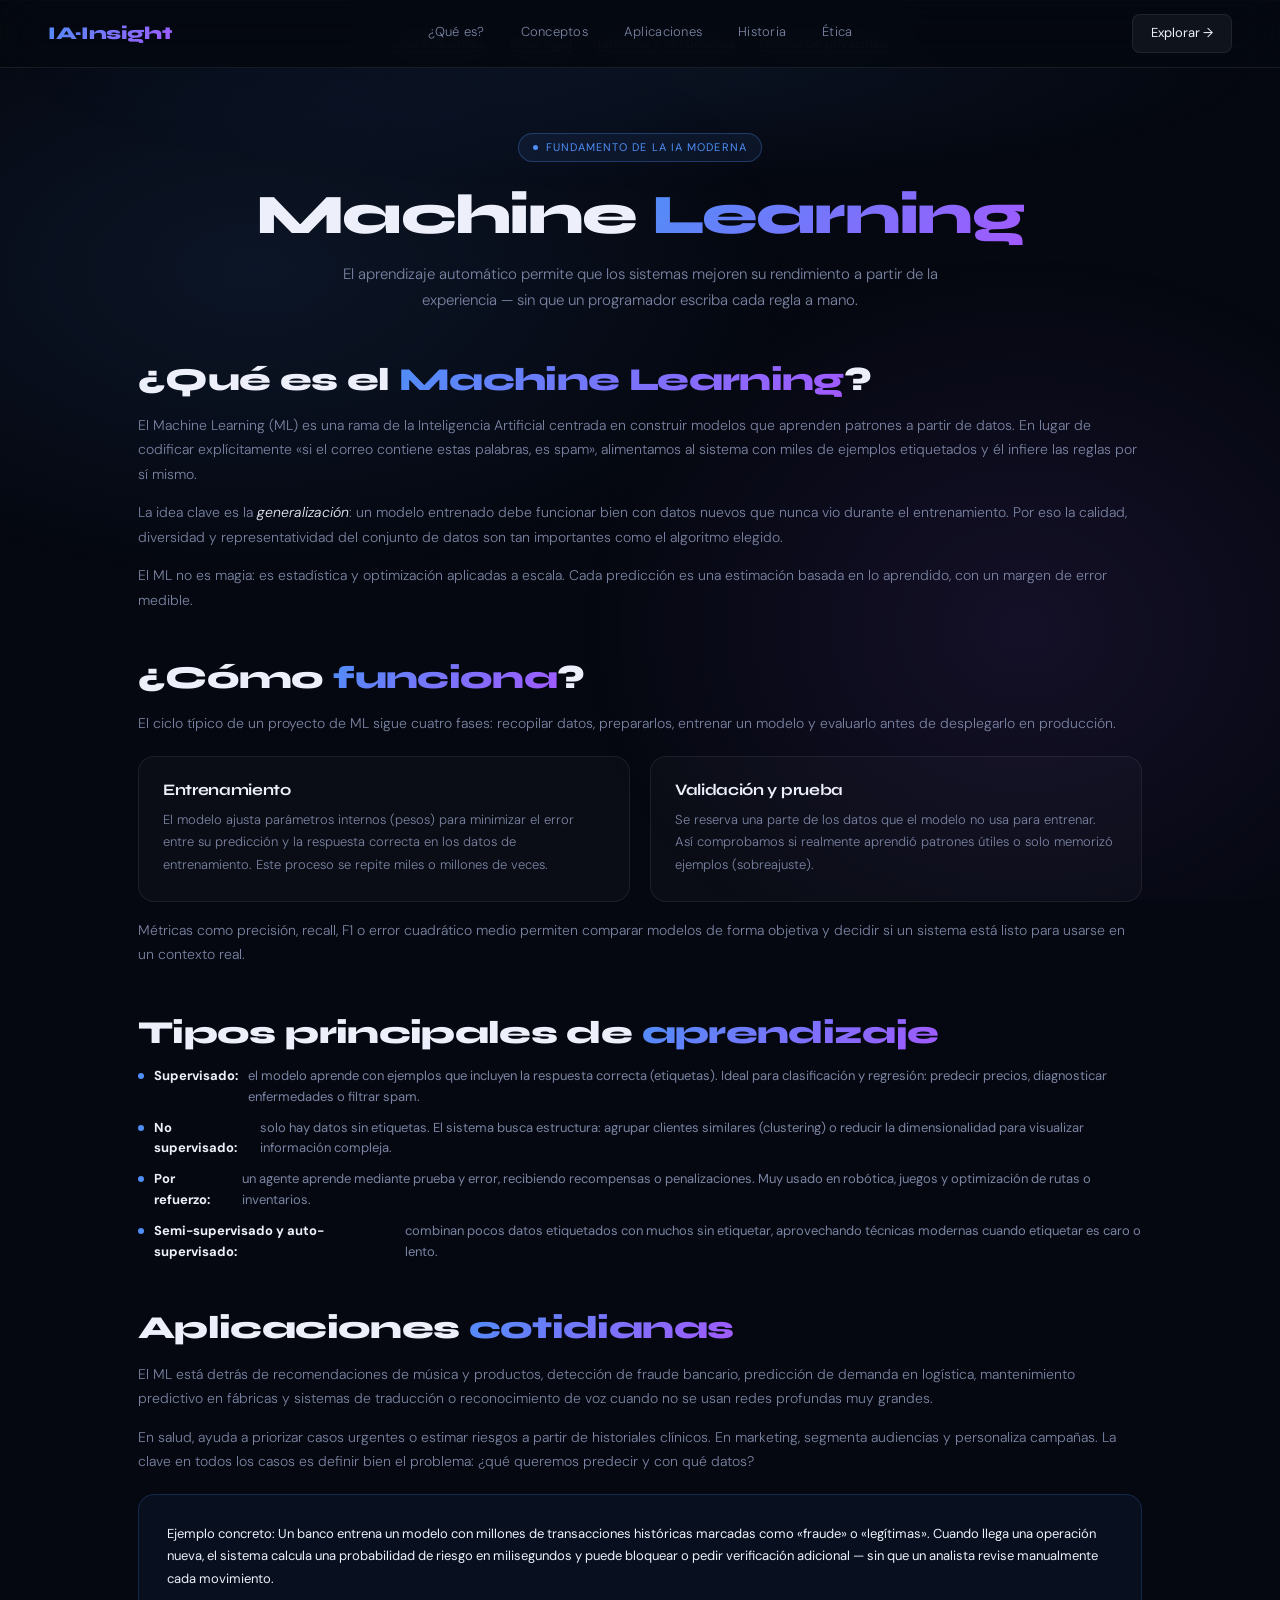
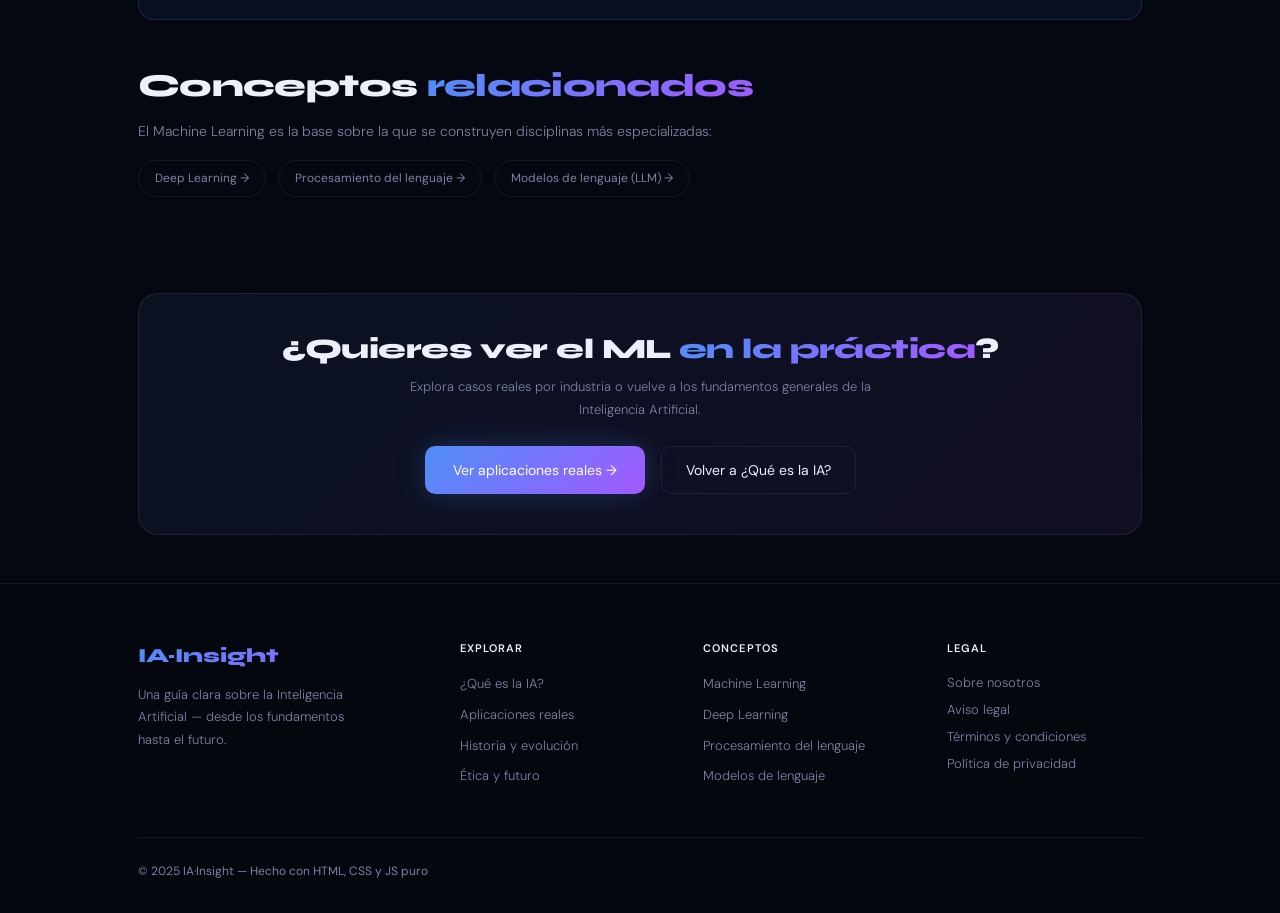
<file: pages/machine-learning.html>
<!DOCTYPE html>
<html lang="es">
<head>
  <meta charset="UTF-8" />
  <meta name="viewport" content="width=device-width, initial-scale=1.0" />
  <meta name="description" content="Aprende qué es Machine Learning, cómo funciona, sus tipos principales y aplicaciones en el mundo real." />
  <title>IA·Insight — Machine Learning</title>
  <link rel="icon" type="image/png" href="../assets/icons/favicon.png" />
  <link rel="apple-touch-icon" href="../assets/icons/favicon.png" />
  <link rel="preconnect" href="https://fonts.googleapis.com" />
  <link rel="preconnect" href="https://fonts.gstatic.com" crossorigin />
  <link href="https://fonts.googleapis.com/css2?family=Syne:wght@400;700;800&family=DM+Sans:ital,wght@0,300;0,400;1,300&display=swap" rel="stylesheet" />
  <link rel="stylesheet" href="../css/styles.css?v=4" />
  <link rel="stylesheet" href="../css/animations.css?v=4" />
  <link rel="stylesheet" href="../css/concept.css?v=1" />
  <style>
    :root { --teal: #4FC8DC; }
    .concept-badge .dot { width: 5px; height: 5px; border-radius: 50%; background: var(--accent); animation: pulse 2s infinite; }
    @keyframes pulse { 0%, 100% { opacity: 1; } 50% { opacity: 0.4; } }
  </style>
</head>
<body>
  <div class="mesh" aria-hidden="true"></div>

  <nav role="navigation" aria-label="Navegación principal">
    <a href="../index.html" class="nav-logo gradient-text" aria-label="IA·Insight — Inicio">IA·Insight</a>
    <div class="nav-links" aria-hidden="true">
      <a href="sobre-ia.html">¿Qué es?</a>
      <div class="dropdown">
        <a href="#">Conceptos</a>

        <div class="dropdown-menu">
            <a href="machine-learning.html">Machine Learning</a>
            <a href="deep-learning.html">Deep Learning</a>
            <a href="procesamiento-lenguaje.html">
                Procesamiento del Lenguaje
            </a>
            <a href="modelos-lenguaje.html">
                Modelos de Lenguaje
            </a>
        </div>
      </div>
      <a href="aplicaciones.html">Aplicaciones</a>
      <a href="historia.html">Historia</a>
      <a href="etica.html">Ética</a>
    </div>
    <div class="nav-right">
      <a href="sobre-ia.html" class="nav-cta">Explorar →</a>
      <button class="nav-hamburger" id="nav-hamburger" aria-label="Abrir menú" aria-expanded="false" aria-controls="nav-mobile">
        <span></span><span></span><span></span>
      </button>
    </div>
  </nav>

  <div class="nav-mobile" id="nav-mobile" role="dialog" aria-label="Menú móvil">
    <a href="sobre-ia.html">¿Qué es la IA? <span>→</span></a>
    <a href="aplicaciones.html">Aplicaciones <span>→</span></a>
    <a href="historia.html">Historia <span>→</span></a>
    <a href="etica.html">Ética y futuro <span>→</span></a>
    <button class="nav-mobile-cta" data-href="sobre-ia.html">Comenzar a explorar</button>
  </div>

  <main style="position:relative;z-index:10;padding-top:68px;">

    <header class="concept-hero reveal">
      <div class="concept-badge accent-blue"><span class="dot"></span>Fundamento de la IA moderna</div>
      <h1>Machine <span class="gradient-text">Learning</span></h1>
      <p>El aprendizaje automático permite que los sistemas mejoren su rendimiento a partir de la experiencia — sin que un programador escriba cada regla a mano.</p>
    </header>

    <div class="concept-body">

      <section class="concept-section reveal">
        <h2>¿Qué es el <span class="gradient-text">Machine Learning</span>?</h2>
        <p>El Machine Learning (ML) es una rama de la Inteligencia Artificial centrada en construir modelos que aprenden patrones a partir de datos. En lugar de codificar explícitamente «si el correo contiene estas palabras, es spam», alimentamos al sistema con miles de ejemplos etiquetados y él infiere las reglas por sí mismo.</p>
        <p>La idea clave es la <em style="color:var(--text);">generalización</em>: un modelo entrenado debe funcionar bien con datos nuevos que nunca vio durante el entrenamiento. Por eso la calidad, diversidad y representatividad del conjunto de datos son tan importantes como el algoritmo elegido.</p>
        <p>El ML no es magia: es estadística y optimización aplicadas a escala. Cada predicción es una estimación basada en lo aprendido, con un margen de error medible.</p>
      </section>

      <section class="concept-section reveal">
        <h2>¿Cómo <span class="gradient-text">funciona</span>?</h2>
        <p>El ciclo típico de un proyecto de ML sigue cuatro fases: recopilar datos, prepararlos, entrenar un modelo y evaluarlo antes de desplegarlo en producción.</p>
        <div class="concept-grid-2">
          <div class="concept-panel">
            <h3>Entrenamiento</h3>
            <p>El modelo ajusta parámetros internos (pesos) para minimizar el error entre su predicción y la respuesta correcta en los datos de entrenamiento. Este proceso se repite miles o millones de veces.</p>
          </div>
          <div class="concept-panel">
            <h3>Validación y prueba</h3>
            <p>Se reserva una parte de los datos que el modelo no usa para entrenar. Así comprobamos si realmente aprendió patrones útiles o solo memorizó ejemplos (sobreajuste).</p>
          </div>
        </div>
        <p style="margin-top:16px;">Métricas como precisión, recall, F1 o error cuadrático medio permiten comparar modelos de forma objetiva y decidir si un sistema está listo para usarse en un contexto real.</p>
      </section>

      <section class="concept-section reveal">
        <h2>Tipos principales de <span class="gradient-text">aprendizaje</span></h2>
        <ul class="concept-list">
          <li><strong style="color:var(--text);">Supervisado:</strong> el modelo aprende con ejemplos que incluyen la respuesta correcta (etiquetas). Ideal para clasificación y regresión: predecir precios, diagnosticar enfermedades o filtrar spam.</li>
          <li><strong style="color:var(--text);">No supervisado:</strong> solo hay datos sin etiquetas. El sistema busca estructura: agrupar clientes similares (clustering) o reducir la dimensionalidad para visualizar información compleja.</li>
          <li><strong style="color:var(--text);">Por refuerzo:</strong> un agente aprende mediante prueba y error, recibiendo recompensas o penalizaciones. Muy usado en robótica, juegos y optimización de rutas o inventarios.</li>
          <li><strong style="color:var(--text);">Semi-supervisado y auto-supervisado:</strong> combinan pocos datos etiquetados con muchos sin etiquetar, aprovechando técnicas modernas cuando etiquetar es caro o lento.</li>
        </ul>
      </section>

      <section class="concept-section reveal">
        <h2>Aplicaciones <span class="gradient-text">cotidianas</span></h2>
        <p>El ML está detrás de recomendaciones de música y productos, detección de fraude bancario, predicción de demanda en logística, mantenimiento predictivo en fábricas y sistemas de traducción o reconocimiento de voz cuando no se usan redes profundas muy grandes.</p>
        <p>En salud, ayuda a priorizar casos urgentes o estimar riesgos a partir de historiales clínicos. En marketing, segmenta audiencias y personaliza campañas. La clave en todos los casos es definir bien el problema: ¿qué queremos predecir y con qué datos?</p>

        <div class="concept-example blue">
          <strong>Ejemplo concreto:</strong> Un banco entrena un modelo con millones de transacciones históricas marcadas como «fraude» o «legítimas». Cuando llega una operación nueva, el sistema calcula una probabilidad de riesgo en milisegundos y puede bloquear o pedir verificación adicional — sin que un analista revise manualmente cada movimiento.
        </div>
      </section>

      <section class="concept-section reveal">
        <h2>Conceptos <span class="gradient-text">relacionados</span></h2>
        <p>El Machine Learning es la base sobre la que se construyen disciplinas más especializadas:</p>
        <div class="concept-related">
          <a href="deep-learning.html">Deep Learning →</a>
          <a href="procesamiento-lenguaje.html">Procesamiento del lenguaje →</a>
          <a href="modelos-lenguaje.html">Modelos de lenguaje (LLM) →</a>
        </div>
      </section>

    </div>

    <div class="concept-cta reveal">
      <div class="concept-cta-box">
        <h2>¿Quieres ver el ML <span class="gradient-text">en la práctica</span>?</h2>
        <p>Explora casos reales por industria o vuelve a los fundamentos generales de la Inteligencia Artificial.</p>
        <a href="aplicaciones.html" class="concept-btn">Ver aplicaciones reales →</a>
        <a href="sobre-ia.html" class="concept-btn-outline">Volver a ¿Qué es la IA?</a>
      </div>
    </div>

  </main>

  </main>

  <footer>
    <div class="footer-inner">
      <div class="footer-top">
        <div class="footer-brand">
          <div class="footer-logo gradient-text">IA·Insight</div>
          <p>Una guía clara sobre la Inteligencia Artificial — desde los fundamentos hasta el futuro.</p>
        </div>
        <div class="footer-col">
          <div class="footer-col-title">Explorar</div>
          <a href="sobre-ia.html">¿Qué es la IA?</a>
          <a href="aplicaciones.html">Aplicaciones reales</a>
          <a href="historia.html">Historia y evolución</a>
          <a href="etica.html">Ética y futuro</a>
        </div>
        <div class="footer-col">
          <div class="footer-col-title">Conceptos</div>
          <a href="machine-learning.html">Machine Learning</a>
          <a href="deep-learning.html">Deep Learning</a>
          <a href="procesamiento-lenguaje.html">Procesamiento del lenguaje</a>
          <a href="modelos-lenguaje.html">Modelos de lenguaje</a>
        </div>
        <div class="footer-col">
          <div class="footer-col-title">Legal</div>
          <button type="button" class="footer-link-btn" data-legal="about">Sobre nosotros</button>
          <button type="button" class="footer-link-btn" data-legal="legal">Aviso legal</button>
          <button type="button" class="footer-link-btn" data-legal="terms">Términos y condiciones</button>
          <button type="button" class="footer-link-btn" data-legal="privacy">Política de privacidad</button>
        </div>
      </div>
      <div class="footer-bottom">
        <div class="footer-bottom-row">
          <span>© 2025 IA·Insight — Hecho con HTML, CSS y JS puro</span>
        </div>
        <nav class="footer-legal" aria-label="Información legal">
          <button type="button" class="footer-legal-link" data-legal="about">Sobre nosotros</button>
          <button type="button" class="footer-legal-link" data-legal="legal">Aviso legal</button>
          <button type="button" class="footer-legal-link" data-legal="terms">Términos y condiciones</button>
          <button type="button" class="footer-legal-link" data-legal="privacy">Política de privacidad</button>
        </nav>
      </div>
    </div>
  </footer>

  <script src="../js/main.js?v=4"></script>
</body>
</html>
</file>
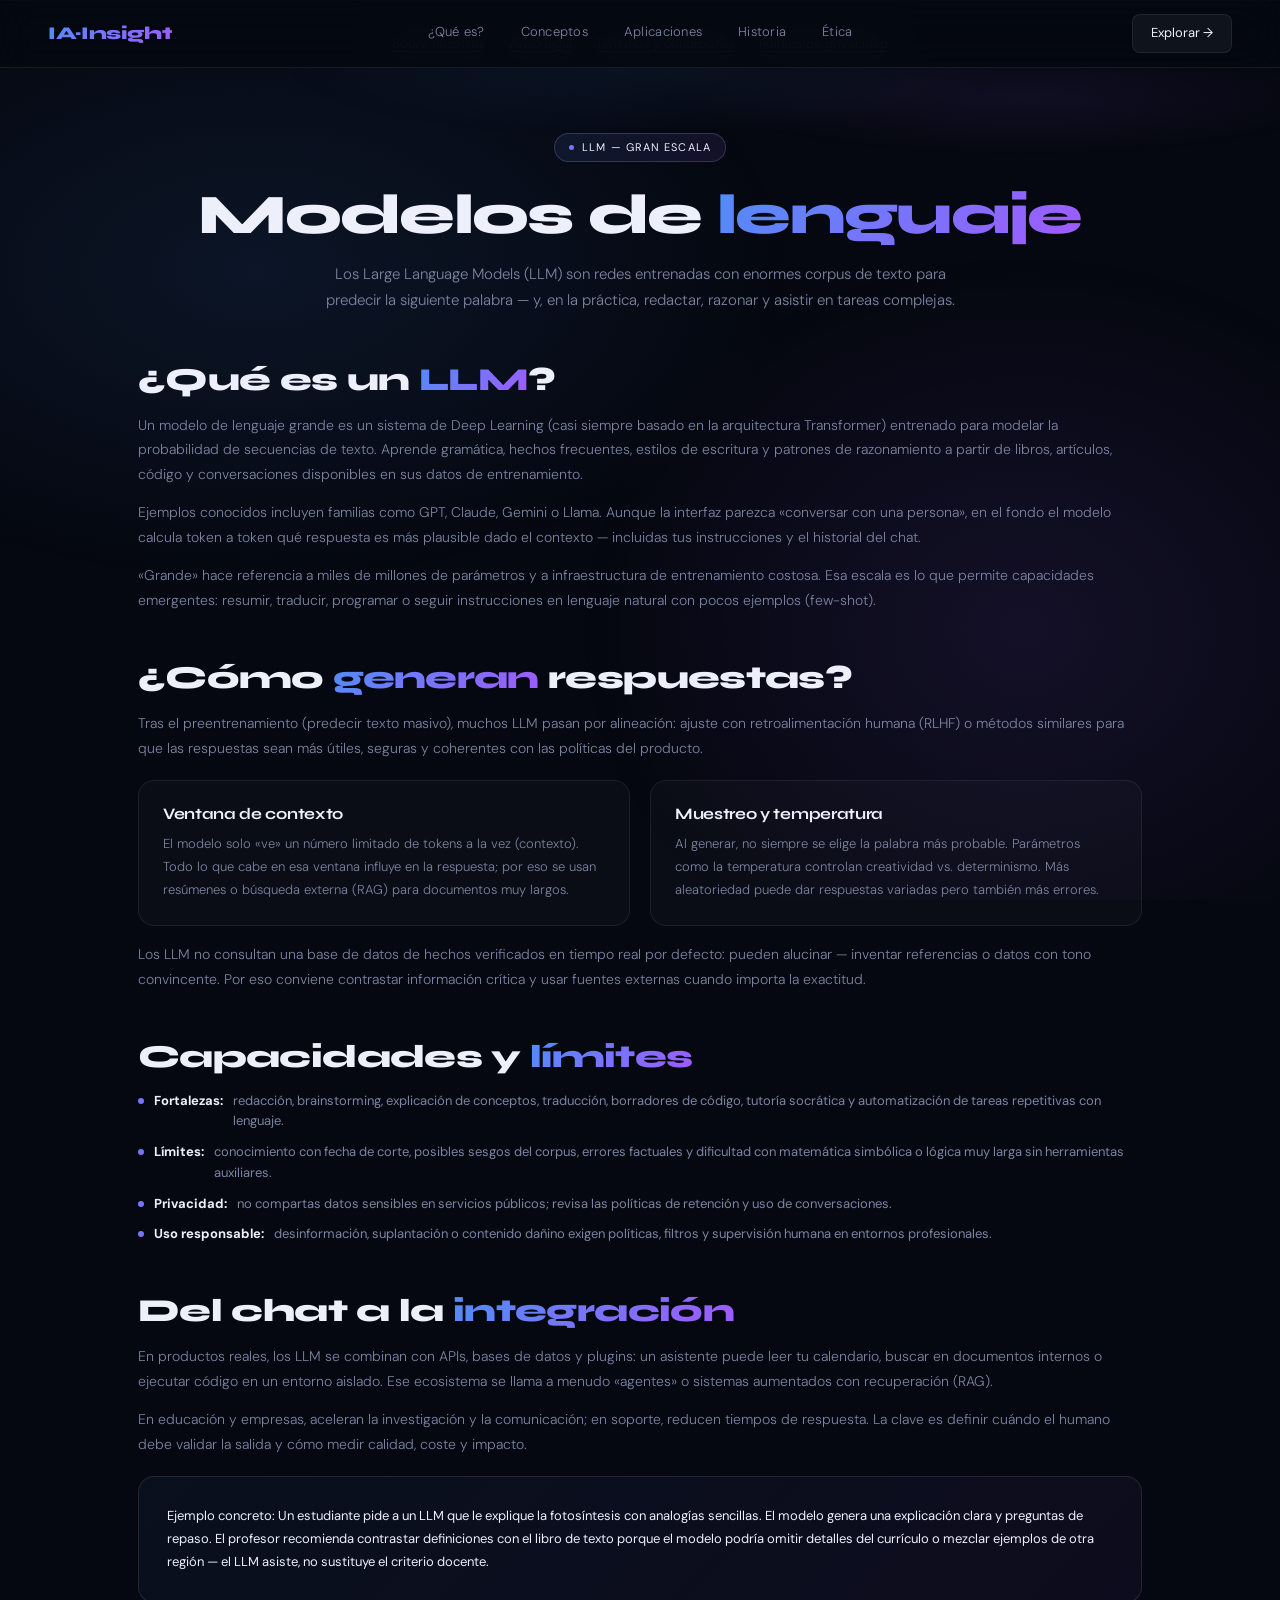
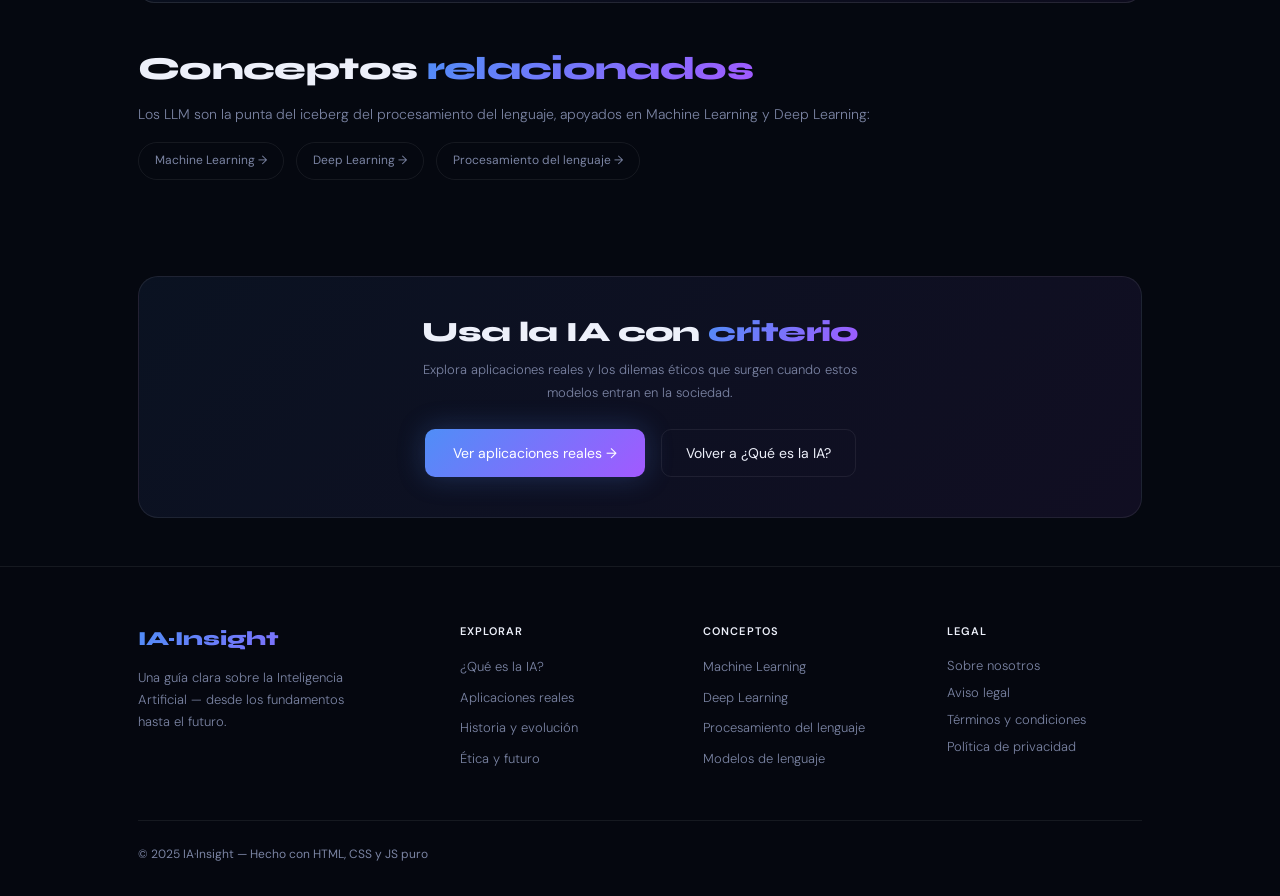
<file: pages/modelos-lenguaje.html>
<!DOCTYPE html>
<html lang="es">
<head>
  <meta charset="UTF-8" />
  <meta name="viewport" content="width=device-width, initial-scale=1.0" />
  <meta name="description" content="Modelos de lenguaje (LLM): qué son GPT y similares, cómo predicen texto, sus límites y usos responsables." />
  <title>IA·Insight — Modelos de lenguaje</title>
  <link rel="icon" type="image/png" href="../assets/icons/favicon.png" />
  <link rel="apple-touch-icon" href="../assets/icons/favicon.png" />
  <link rel="preconnect" href="https://fonts.googleapis.com" />
  <link rel="preconnect" href="https://fonts.gstatic.com" crossorigin />
  <link href="https://fonts.googleapis.com/css2?family=Syne:wght@400;700;800&family=DM+Sans:ital,wght@0,300;0,400;1,300&display=swap" rel="stylesheet" />
  <link rel="stylesheet" href="../css/styles.css?v=4" />
  <link rel="stylesheet" href="../css/animations.css?v=4" />
  <link rel="stylesheet" href="../css/concept.css?v=1" />
  <style>
    :root { --teal: #4FC8DC; }
    .concept-hero.theme-mix::before {
      background: radial-gradient(ellipse 70% 60% at 50% 0%, rgba(79, 142, 247, 0.08), transparent 40%),
                  radial-gradient(ellipse 50% 40% at 80% 10%, rgba(162, 89, 255, 0.08), transparent 50%);
    }
    .concept-badge .dot {
      width: 5px; height: 5px; border-radius: 50%;
      background: linear-gradient(135deg, var(--accent), var(--accent2));
      animation: pulse 2s infinite;
    }
    .concept-list.mix li::before {
      background: linear-gradient(135deg, var(--accent), var(--accent2));
    }
    @keyframes pulse { 0%, 100% { opacity: 1; } 50% { opacity: 0.4; } }
  </style>
</head>
<body>
  <div class="mesh" aria-hidden="true"></div>

  <nav role="navigation" aria-label="Navegación principal">
    <a href="../index.html" class="nav-logo gradient-text" aria-label="IA·Insight — Inicio">IA·Insight</a>
    <div class="nav-links" aria-hidden="true">
      <a href="sobre-ia.html">¿Qué es?</a>
      <div class="dropdown">
        <a href="#">Conceptos</a>

        <div class="dropdown-menu">
            <a href="machine-learning.html">Machine Learning</a>
            <a href="deep-learning.html">Deep Learning</a>
            <a href="procesamiento-lenguaje.html">
                Procesamiento del Lenguaje
            </a>
            <a href="modelos-lenguaje.html">
                Modelos de Lenguaje
            </a>
        </div>
      </div>
      <a href="aplicaciones.html">Aplicaciones</a>
      <a href="historia.html">Historia</a>
      <a href="etica.html">Ética</a>
    </div>
    <div class="nav-right">
      <a href="sobre-ia.html" class="nav-cta">Explorar →</a>
      <button class="nav-hamburger" id="nav-hamburger" aria-label="Abrir menú" aria-expanded="false" aria-controls="nav-mobile">
        <span></span><span></span><span></span>
      </button>
    </div>
  </nav>

  <div class="nav-mobile" id="nav-mobile" role="dialog" aria-label="Menú móvil">
    <a href="sobre-ia.html">¿Qué es la IA? <span>→</span></a>
    <a href="aplicaciones.html">Aplicaciones <span>→</span></a>
    <a href="historia.html">Historia <span>→</span></a>
    <a href="etica.html">Ética y futuro <span>→</span></a>
    <button class="nav-mobile-cta" data-href="sobre-ia.html">Comenzar a explorar</button>
  </div>

  <main style="position:relative;z-index:10;padding-top:68px;">

    <header class="concept-hero theme-mix reveal">
      <div class="concept-badge accent-mix"><span class="dot"></span>LLM — Gran escala</div>
      <h1>Modelos de <span class="gradient-text">lenguaje</span></h1>
      <p>Los Large Language Models (LLM) son redes entrenadas con enormes corpus de texto para predecir la siguiente palabra — y, en la práctica, redactar, razonar y asistir en tareas complejas.</p>
    </header>

    <div class="concept-body">

      <section class="concept-section reveal">
        <h2>¿Qué es un <span class="gradient-text">LLM</span>?</h2>
        <p>Un modelo de lenguaje grande es un sistema de Deep Learning (casi siempre basado en la arquitectura Transformer) entrenado para modelar la probabilidad de secuencias de texto. Aprende gramática, hechos frecuentes, estilos de escritura y patrones de razonamiento a partir de libros, artículos, código y conversaciones disponibles en sus datos de entrenamiento.</p>
        <p>Ejemplos conocidos incluyen familias como GPT, Claude, Gemini o Llama. Aunque la interfaz parezca «conversar con una persona», en el fondo el modelo calcula token a token qué respuesta es más plausible dado el contexto — incluidas tus instrucciones y el historial del chat.</p>
        <p>«Grande» hace referencia a miles de millones de parámetros y a infraestructura de entrenamiento costosa. Esa escala es lo que permite capacidades emergentes: resumir, traducir, programar o seguir instrucciones en lenguaje natural con pocos ejemplos (few-shot).</p>
      </section>

      <section class="concept-section reveal">
        <h2>¿Cómo <span class="gradient-text">generan</span> respuestas?</h2>
        <p>Tras el preentrenamiento (predecir texto masivo), muchos LLM pasan por alineación: ajuste con retroalimentación humana (RLHF) o métodos similares para que las respuestas sean más útiles, seguras y coherentes con las políticas del producto.</p>
        <div class="concept-grid-2">
          <div class="concept-panel">
            <h3>Ventana de contexto</h3>
            <p>El modelo solo «ve» un número limitado de tokens a la vez (contexto). Todo lo que cabe en esa ventana influye en la respuesta; por eso se usan resúmenes o búsqueda externa (RAG) para documentos muy largos.</p>
          </div>
          <div class="concept-panel">
            <h3>Muestreo y temperatura</h3>
            <p>Al generar, no siempre se elige la palabra más probable. Parámetros como la temperatura controlan creatividad vs. determinismo. Más aleatoriedad puede dar respuestas variadas pero también más errores.</p>
          </div>
        </div>
        <p style="margin-top:16px;">Los LLM no consultan una base de datos de hechos verificados en tiempo real por defecto: pueden alucinar — inventar referencias o datos con tono convincente. Por eso conviene contrastar información crítica y usar fuentes externas cuando importa la exactitud.</p>
      </section>

      <section class="concept-section reveal">
        <h2>Capacidades y <span class="gradient-text">límites</span></h2>
        <ul class="concept-list mix">
          <li><strong style="color:var(--text);">Fortalezas:</strong> redacción, brainstorming, explicación de conceptos, traducción, borradores de código, tutoría socrática y automatización de tareas repetitivas con lenguaje.</li>
          <li><strong style="color:var(--text);">Límites:</strong> conocimiento con fecha de corte, posibles sesgos del corpus, errores factuales y dificultad con matemática simbólica o lógica muy larga sin herramientas auxiliares.</li>
          <li><strong style="color:var(--text);">Privacidad:</strong> no compartas datos sensibles en servicios públicos; revisa las políticas de retención y uso de conversaciones.</li>
          <li><strong style="color:var(--text);">Uso responsable:</strong> desinformación, suplantación o contenido dañino exigen políticas, filtros y supervisión humana en entornos profesionales.</li>
        </ul>
      </section>

      <section class="concept-section reveal">
        <h2>Del chat a la <span class="gradient-text">integración</span></h2>
        <p>En productos reales, los LLM se combinan con APIs, bases de datos y plugins: un asistente puede leer tu calendario, buscar en documentos internos o ejecutar código en un entorno aislado. Ese ecosistema se llama a menudo «agentes» o sistemas aumentados con recuperación (RAG).</p>
        <p>En educación y empresas, aceleran la investigación y la comunicación; en soporte, reducen tiempos de respuesta. La clave es definir cuándo el humano debe validar la salida y cómo medir calidad, coste y impacto.</p>

        <div class="concept-example mix">
          <strong>Ejemplo concreto:</strong> Un estudiante pide a un LLM que le explique la fotosíntesis con analogías sencillas. El modelo genera una explicación clara y preguntas de repaso. El profesor recomienda contrastar definiciones con el libro de texto porque el modelo podría omitir detalles del currículo o mezclar ejemplos de otra región — el LLM asiste, no sustituye el criterio docente.
        </div>
      </section>

      <section class="concept-section reveal">
        <h2>Conceptos <span class="gradient-text">relacionados</span></h2>
        <p>Los LLM son la punta del iceberg del procesamiento del lenguaje, apoyados en Machine Learning y Deep Learning:</p>
        <div class="concept-related">
          <a href="machine-learning.html">Machine Learning →</a>
          <a href="deep-learning.html">Deep Learning →</a>
          <a href="procesamiento-lenguaje.html">Procesamiento del lenguaje →</a>
        </div>
      </section>

    </div>

    <div class="concept-cta reveal">
      <div class="concept-cta-box">
        <h2>Usa la IA con <span class="gradient-text">criterio</span></h2>
        <p>Explora aplicaciones reales y los dilemas éticos que surgen cuando estos modelos entran en la sociedad.</p>
        <a href="aplicaciones.html" class="concept-btn">Ver aplicaciones reales →</a>
        <a href="sobre-ia.html" class="concept-btn-outline">Volver a ¿Qué es la IA?</a>
      </div>
    </div>

  </main>

  </main>

  <footer>
    <div class="footer-inner">
      <div class="footer-top">
        <div class="footer-brand">
          <div class="footer-logo gradient-text">IA·Insight</div>
          <p>Una guía clara sobre la Inteligencia Artificial — desde los fundamentos hasta el futuro.</p>
        </div>
        <div class="footer-col">
          <div class="footer-col-title">Explorar</div>
          <a href="sobre-ia.html">¿Qué es la IA?</a>
          <a href="aplicaciones.html">Aplicaciones reales</a>
          <a href="historia.html">Historia y evolución</a>
          <a href="etica.html">Ética y futuro</a>
        </div>
        <div class="footer-col">
          <div class="footer-col-title">Conceptos</div>
          <a href="machine-learning.html">Machine Learning</a>
          <a href="deep-learning.html">Deep Learning</a>
          <a href="procesamiento-lenguaje.html">Procesamiento del lenguaje</a>
          <a href="modelos-lenguaje.html">Modelos de lenguaje</a>
        </div>
        <div class="footer-col">
          <div class="footer-col-title">Legal</div>
          <button type="button" class="footer-link-btn" data-legal="about">Sobre nosotros</button>
          <button type="button" class="footer-link-btn" data-legal="legal">Aviso legal</button>
          <button type="button" class="footer-link-btn" data-legal="terms">Términos y condiciones</button>
          <button type="button" class="footer-link-btn" data-legal="privacy">Política de privacidad</button>
        </div>
      </div>
      <div class="footer-bottom">
        <div class="footer-bottom-row">
          <span>© 2025 IA·Insight — Hecho con HTML, CSS y JS puro</span>
        </div>
        <nav class="footer-legal" aria-label="Información legal">
          <button type="button" class="footer-legal-link" data-legal="about">Sobre nosotros</button>
          <button type="button" class="footer-legal-link" data-legal="legal">Aviso legal</button>
          <button type="button" class="footer-legal-link" data-legal="terms">Términos y condiciones</button>
          <button type="button" class="footer-legal-link" data-legal="privacy">Política de privacidad</button>
        </nav>
      </div>
    </div>
  </footer>

  <script src="../js/main.js?v=4"></script>
</body>
</html>
</file>
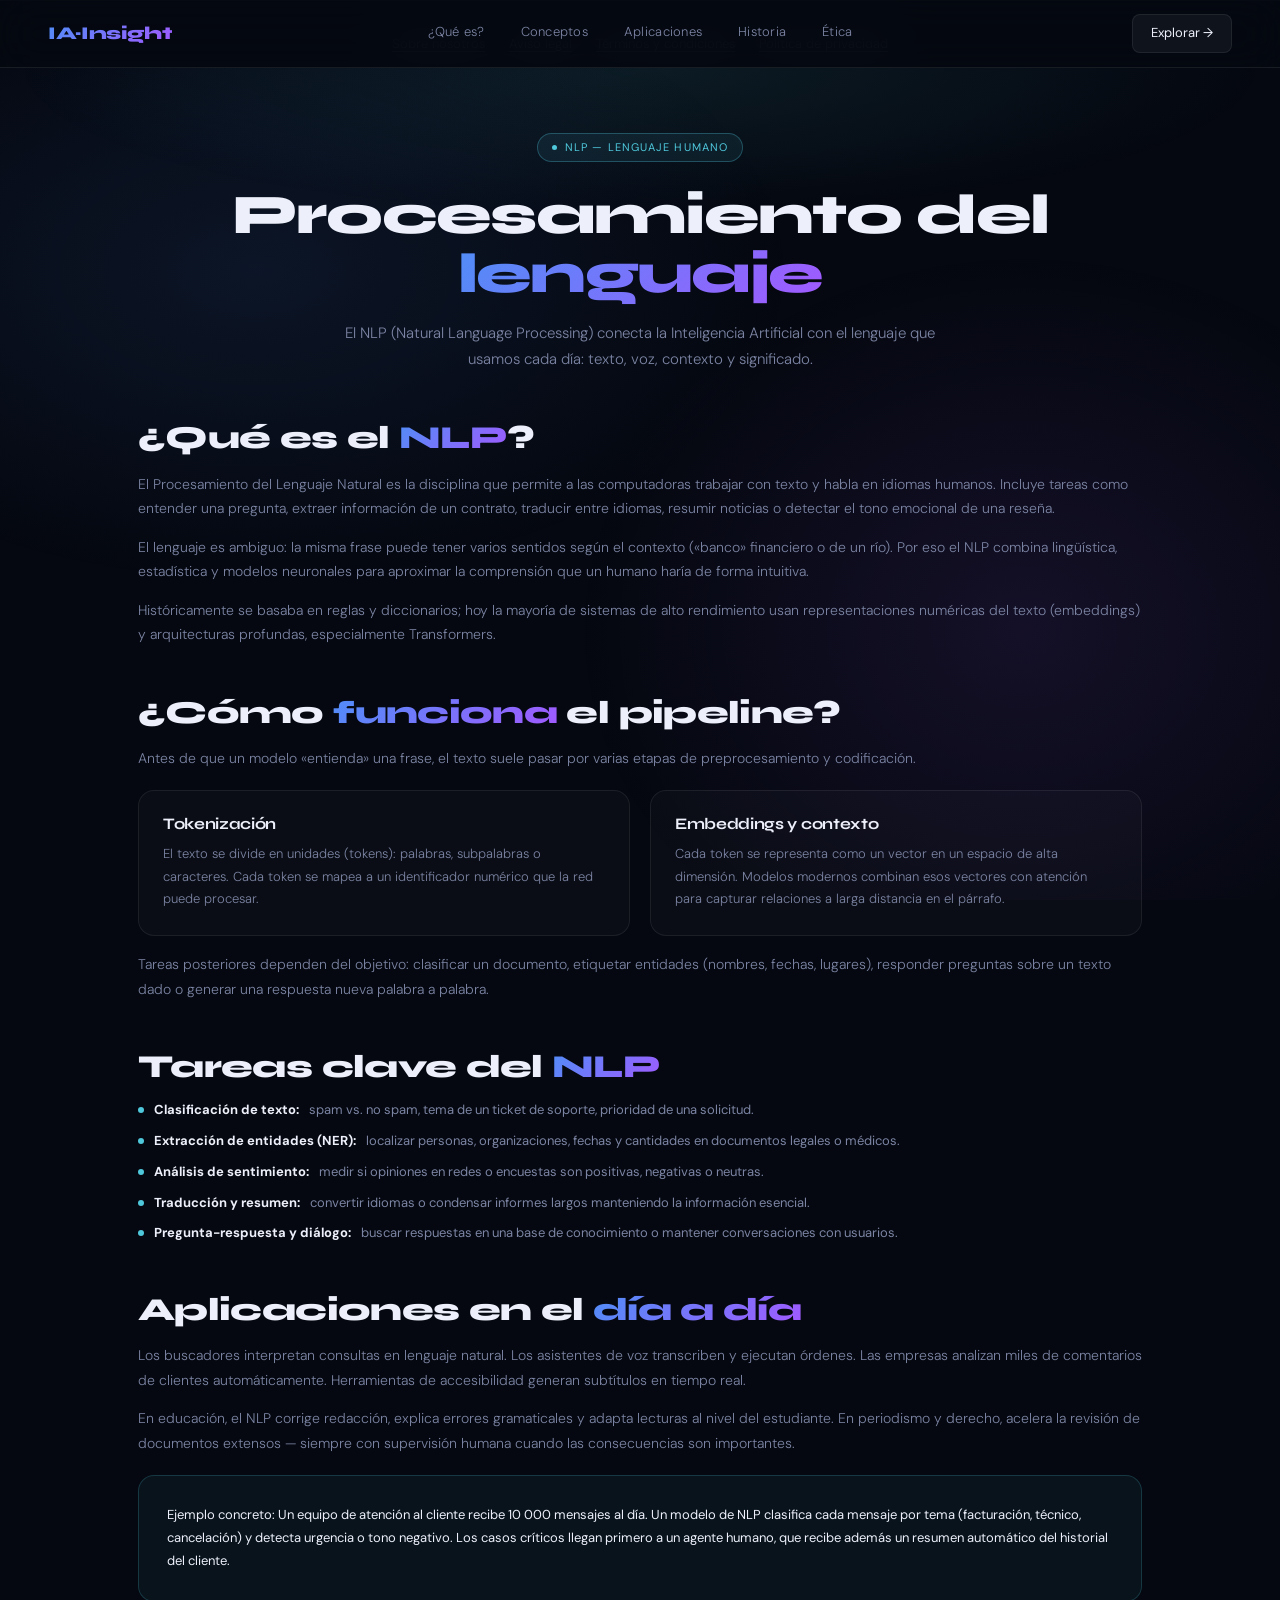
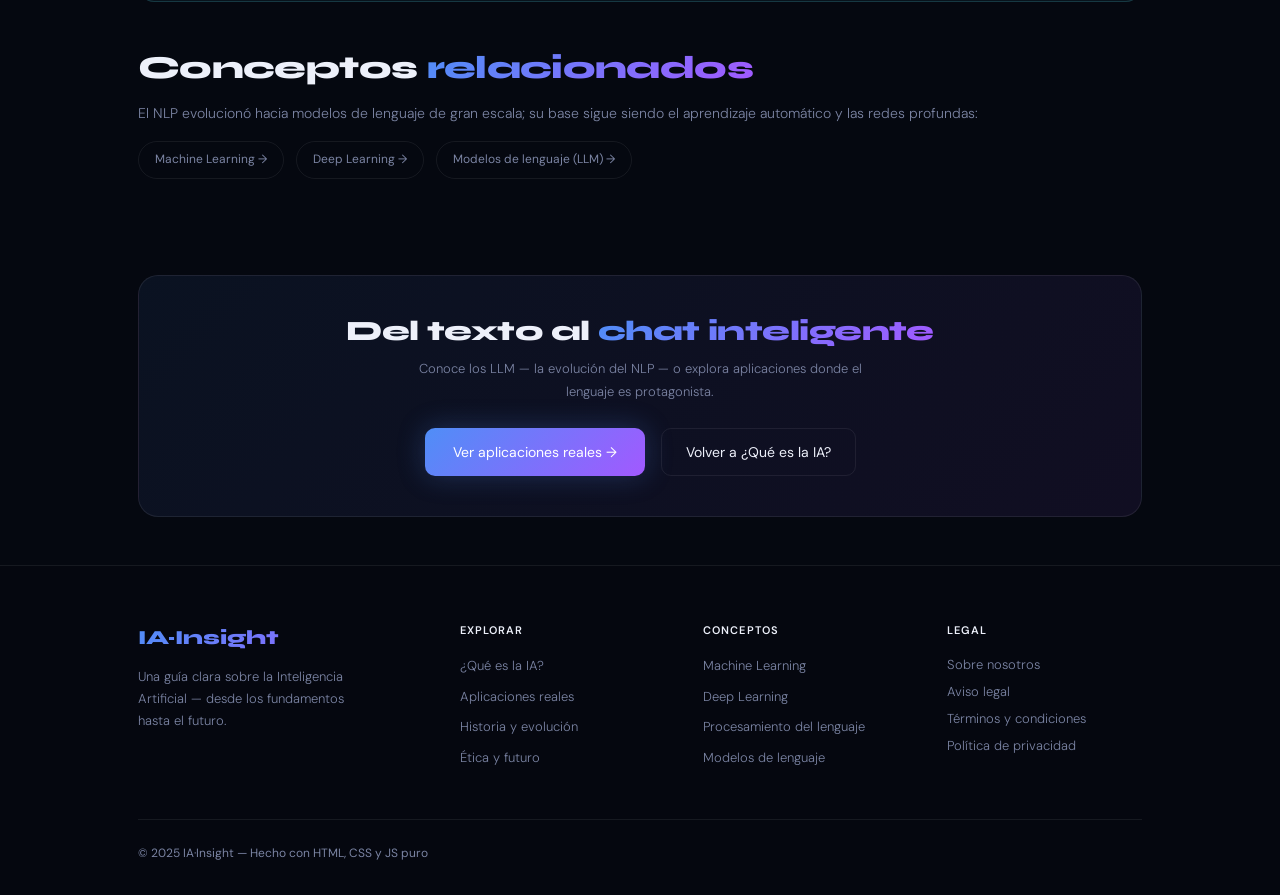
<file: pages/procesamiento-lenguaje.html>
<!DOCTYPE html>
<html lang="es">
<head>
  <meta charset="UTF-8" />
  <meta name="viewport" content="width=device-width, initial-scale=1.0" />
  <meta name="description" content="Procesamiento del lenguaje natural (NLP): cómo las máquinas leen, entienden y generan texto en español y otros idiomas." />
  <title>IA·Insight — Procesamiento del lenguaje</title>
  <link rel="icon" type="image/png" href="../assets/icons/favicon.png" />
  <link rel="apple-touch-icon" href="../assets/icons/favicon.png" />
  <link rel="preconnect" href="https://fonts.googleapis.com" />
  <link rel="preconnect" href="https://fonts.gstatic.com" crossorigin />
  <link href="https://fonts.googleapis.com/css2?family=Syne:wght@400;700;800&family=DM+Sans:ital,wght@0,300;0,400;1,300&display=swap" rel="stylesheet" />
  <link rel="stylesheet" href="../css/styles.css?v=4" />
  <link rel="stylesheet" href="../css/animations.css?v=4" />
  <link rel="stylesheet" href="../css/concept.css?v=1" />
  <style>
    :root { --teal: #4FC8DC; }
    .concept-hero.theme-teal::before {
      background: radial-gradient(ellipse 70% 60% at 50% 0%, rgba(79, 200, 220, 0.1), transparent 70%);
    }
    .concept-badge .dot { width: 5px; height: 5px; border-radius: 50%; background: var(--teal); animation: pulse 2s infinite; }
    @keyframes pulse { 0%, 100% { opacity: 1; } 50% { opacity: 0.4; } }
  </style>
</head>
<body>
  <div class="mesh" aria-hidden="true"></div>

  <nav role="navigation" aria-label="Navegación principal">
    <a href="../index.html" class="nav-logo gradient-text" aria-label="IA·Insight — Inicio">IA·Insight</a>
    <div class="nav-links" aria-hidden="true">
      <a href="sobre-ia.html">¿Qué es?</a>
      <div class="dropdown">
        <a href="#">Conceptos</a>

        <div class="dropdown-menu">
            <a href="machine-learning.html">Machine Learning</a>
            <a href="deep-learning.html">Deep Learning</a>
            <a href="procesamiento-lenguaje.html">
                Procesamiento del Lenguaje
            </a>
            <a href="modelos-lenguaje.html">
                Modelos de Lenguaje
            </a>
        </div>
      </div>
      <a href="aplicaciones.html">Aplicaciones</a>
      <a href="historia.html">Historia</a>
      <a href="etica.html">Ética</a>
    </div>
    <div class="nav-right">
      <a href="sobre-ia.html" class="nav-cta">Explorar →</a>
      <button class="nav-hamburger" id="nav-hamburger" aria-label="Abrir menú" aria-expanded="false" aria-controls="nav-mobile">
        <span></span><span></span><span></span>
      </button>
    </div>
  </nav>

  <div class="nav-mobile" id="nav-mobile" role="dialog" aria-label="Menú móvil">
    <a href="sobre-ia.html">¿Qué es la IA? <span>→</span></a>
    <a href="aplicaciones.html">Aplicaciones <span>→</span></a>
    <a href="historia.html">Historia <span>→</span></a>
    <a href="etica.html">Ética y futuro <span>→</span></a>
    <button class="nav-mobile-cta" data-href="sobre-ia.html">Comenzar a explorar</button>
  </div>

  <main style="position:relative;z-index:10;padding-top:68px;">

    <header class="concept-hero theme-teal reveal">
      <div class="concept-badge accent-teal"><span class="dot"></span>NLP — Lenguaje humano</div>
      <h1>Procesamiento del <span class="gradient-text">lenguaje</span></h1>
      <p>El NLP (Natural Language Processing) conecta la Inteligencia Artificial con el lenguaje que usamos cada día: texto, voz, contexto y significado.</p>
    </header>

    <div class="concept-body">

      <section class="concept-section reveal">
        <h2>¿Qué es el <span class="gradient-text">NLP</span>?</h2>
        <p>El Procesamiento del Lenguaje Natural es la disciplina que permite a las computadoras trabajar con texto y habla en idiomas humanos. Incluye tareas como entender una pregunta, extraer información de un contrato, traducir entre idiomas, resumir noticias o detectar el tono emocional de una reseña.</p>
        <p>El lenguaje es ambiguo: la misma frase puede tener varios sentidos según el contexto («banco» financiero o de un río). Por eso el NLP combina lingüística, estadística y modelos neuronales para aproximar la comprensión que un humano haría de forma intuitiva.</p>
        <p>Históricamente se basaba en reglas y diccionarios; hoy la mayoría de sistemas de alto rendimiento usan representaciones numéricas del texto (embeddings) y arquitecturas profundas, especialmente Transformers.</p>
      </section>

      <section class="concept-section reveal">
        <h2>¿Cómo <span class="gradient-text">funciona</span> el pipeline?</h2>
        <p>Antes de que un modelo «entienda» una frase, el texto suele pasar por varias etapas de preprocesamiento y codificación.</p>
        <div class="concept-grid-2">
          <div class="concept-panel">
            <h3>Tokenización</h3>
            <p>El texto se divide en unidades (tokens): palabras, subpalabras o caracteres. Cada token se mapea a un identificador numérico que la red puede procesar.</p>
          </div>
          <div class="concept-panel">
            <h3>Embeddings y contexto</h3>
            <p>Cada token se representa como un vector en un espacio de alta dimensión. Modelos modernos combinan esos vectores con atención para capturar relaciones a larga distancia en el párrafo.</p>
          </div>
        </div>
        <p style="margin-top:16px;">Tareas posteriores dependen del objetivo: clasificar un documento, etiquetar entidades (nombres, fechas, lugares), responder preguntas sobre un texto dado o generar una respuesta nueva palabra a palabra.</p>
      </section>

      <section class="concept-section reveal">
        <h2>Tareas clave del <span class="gradient-text">NLP</span></h2>
        <ul class="concept-list teal">
          <li><strong style="color:var(--text);">Clasificación de texto:</strong> spam vs. no spam, tema de un ticket de soporte, prioridad de una solicitud.</li>
          <li><strong style="color:var(--text);">Extracción de entidades (NER):</strong> localizar personas, organizaciones, fechas y cantidades en documentos legales o médicos.</li>
          <li><strong style="color:var(--text);">Análisis de sentimiento:</strong> medir si opiniones en redes o encuestas son positivas, negativas o neutras.</li>
          <li><strong style="color:var(--text);">Traducción y resumen:</strong> convertir idiomas o condensar informes largos manteniendo la información esencial.</li>
          <li><strong style="color:var(--text);">Pregunta-respuesta y diálogo:</strong> buscar respuestas en una base de conocimiento o mantener conversaciones con usuarios.</li>
        </ul>
      </section>

      <section class="concept-section reveal">
        <h2>Aplicaciones en el <span class="gradient-text">día a día</span></h2>
        <p>Los buscadores interpretan consultas en lenguaje natural. Los asistentes de voz transcriben y ejecutan órdenes. Las empresas analizan miles de comentarios de clientes automáticamente. Herramientas de accesibilidad generan subtítulos en tiempo real.</p>
        <p>En educación, el NLP corrige redacción, explica errores gramaticales y adapta lecturas al nivel del estudiante. En periodismo y derecho, acelera la revisión de documentos extensos — siempre con supervisión humana cuando las consecuencias son importantes.</p>

        <div class="concept-example teal">
          <strong>Ejemplo concreto:</strong> Un equipo de atención al cliente recibe 10 000 mensajes al día. Un modelo de NLP clasifica cada mensaje por tema (facturación, técnico, cancelación) y detecta urgencia o tono negativo. Los casos críticos llegan primero a un agente humano, que recibe además un resumen automático del historial del cliente.
        </div>
      </section>

      <section class="concept-section reveal">
        <h2>Conceptos <span class="gradient-text">relacionados</span></h2>
        <p>El NLP evolucionó hacia modelos de lenguaje de gran escala; su base sigue siendo el aprendizaje automático y las redes profundas:</p>
        <div class="concept-related">
          <a href="machine-learning.html">Machine Learning →</a>
          <a href="deep-learning.html">Deep Learning →</a>
          <a href="modelos-lenguaje.html">Modelos de lenguaje (LLM) →</a>
        </div>
      </section>

    </div>

    <div class="concept-cta reveal">
      <div class="concept-cta-box">
        <h2>Del texto al <span class="gradient-text">chat inteligente</span></h2>
        <p>Conoce los LLM — la evolución del NLP — o explora aplicaciones donde el lenguaje es protagonista.</p>
        <a href="aplicaciones.html" class="concept-btn">Ver aplicaciones reales →</a>
        <a href="sobre-ia.html" class="concept-btn-outline">Volver a ¿Qué es la IA?</a>
      </div>
    </div>

  </main>

  </main>

  <footer>
    <div class="footer-inner">
      <div class="footer-top">
        <div class="footer-brand">
          <div class="footer-logo gradient-text">IA·Insight</div>
          <p>Una guía clara sobre la Inteligencia Artificial — desde los fundamentos hasta el futuro.</p>
        </div>
        <div class="footer-col">
          <div class="footer-col-title">Explorar</div>
          <a href="sobre-ia.html">¿Qué es la IA?</a>
          <a href="aplicaciones.html">Aplicaciones reales</a>
          <a href="historia.html">Historia y evolución</a>
          <a href="etica.html">Ética y futuro</a>
        </div>
        <div class="footer-col">
          <div class="footer-col-title">Conceptos</div>
          <a href="machine-learning.html">Machine Learning</a>
          <a href="deep-learning.html">Deep Learning</a>
          <a href="procesamiento-lenguaje.html">Procesamiento del lenguaje</a>
          <a href="modelos-lenguaje.html">Modelos de lenguaje</a>
        </div>
        <div class="footer-col">
          <div class="footer-col-title">Legal</div>
          <button type="button" class="footer-link-btn" data-legal="about">Sobre nosotros</button>
          <button type="button" class="footer-link-btn" data-legal="legal">Aviso legal</button>
          <button type="button" class="footer-link-btn" data-legal="terms">Términos y condiciones</button>
          <button type="button" class="footer-link-btn" data-legal="privacy">Política de privacidad</button>
        </div>
      </div>
      <div class="footer-bottom">
        <div class="footer-bottom-row">
          <span>© 2025 IA·Insight — Hecho con HTML, CSS y JS puro</span>
        </div>
        <nav class="footer-legal" aria-label="Información legal">
          <button type="button" class="footer-legal-link" data-legal="about">Sobre nosotros</button>
          <button type="button" class="footer-legal-link" data-legal="legal">Aviso legal</button>
          <button type="button" class="footer-legal-link" data-legal="terms">Términos y condiciones</button>
          <button type="button" class="footer-legal-link" data-legal="privacy">Política de privacidad</button>
        </nav>
      </div>
    </div>
  </footer>

  <script src="../js/main.js?v=4"></script>
</body>
</html>
</file>
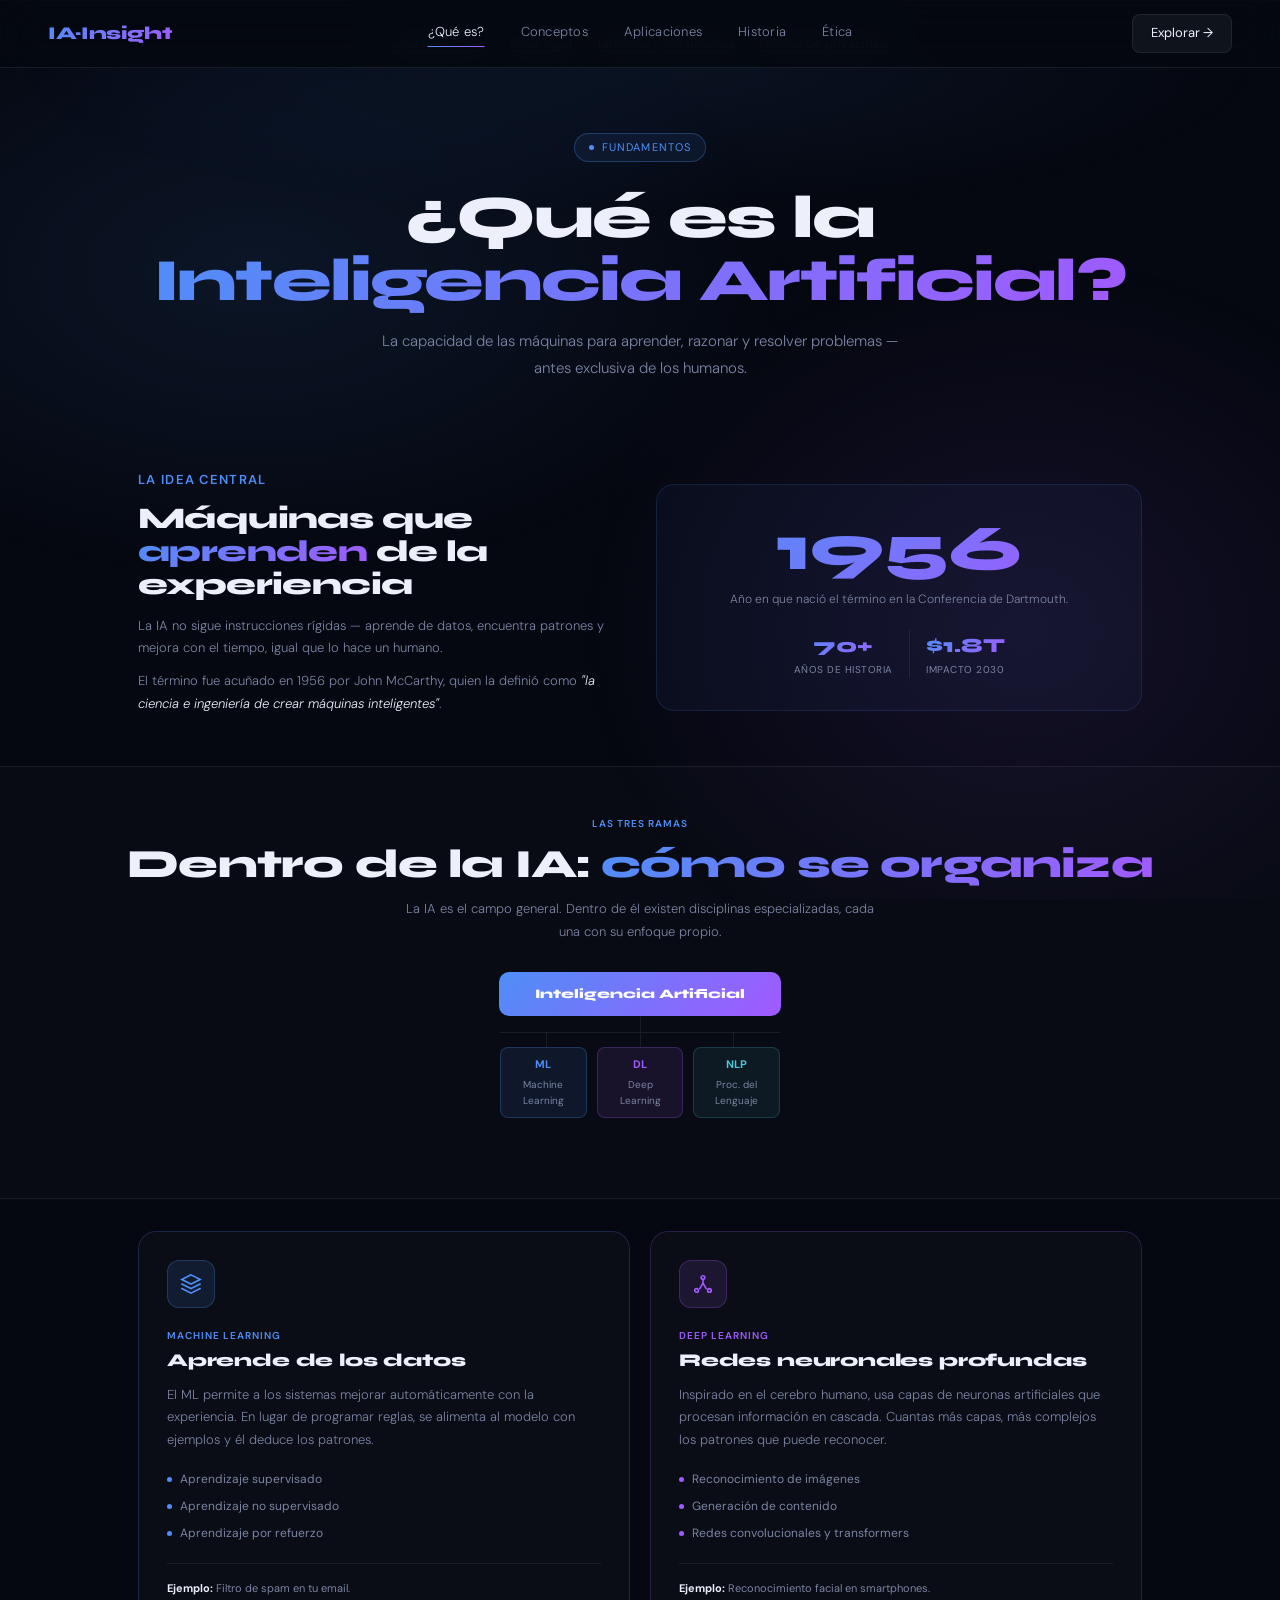
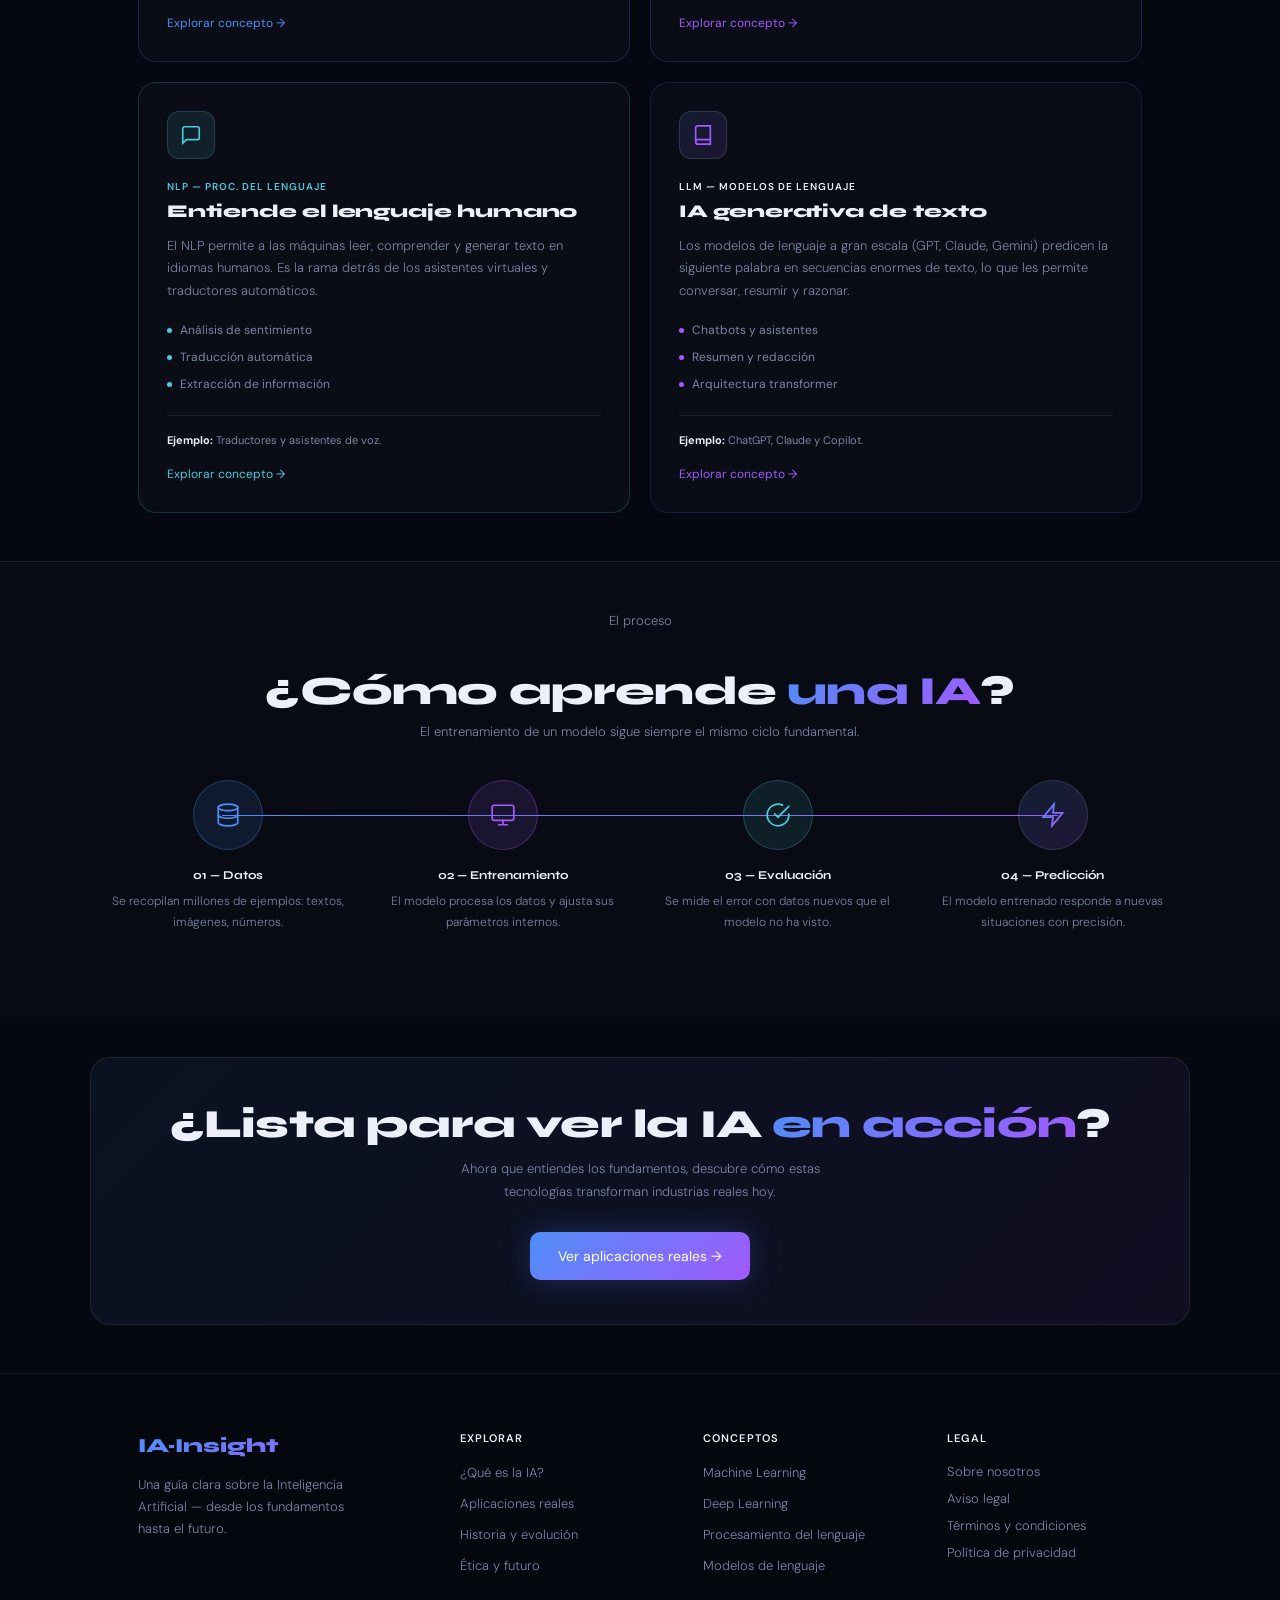
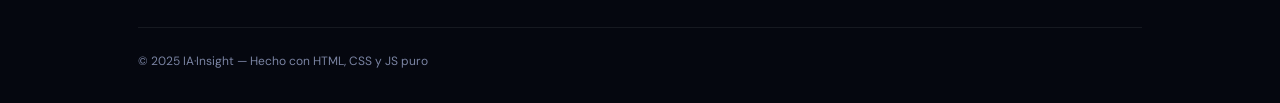
<file: pages/sobre-ia.html>
<!DOCTYPE html>
<html lang="es">
<head>
  <meta charset="UTF-8" />
  <meta name="viewport" content="width=device-width, initial-scale=1.0" />
  <meta name="description" content="Conoce qué es la Inteligencia Artificial, sus ramas principales (ML, DL, NLP) y cómo aprende a partir de datos." />
  <title>IA·Insight — ¿Qué es la IA?</title>
  <link rel="icon" type="image/png" href="../assets/icons/favicon.png" />
  <link rel="apple-touch-icon" href="../assets/icons/favicon.png" />
  <link rel="preconnect" href="https://fonts.googleapis.com" />
  <link rel="preconnect" href="https://fonts.gstatic.com" crossorigin />
  <link href="https://fonts.googleapis.com/css2?family=Syne:wght@400;700;800&family=DM+Sans:ital,wght@0,300;0,400;1,300&display=swap" rel="stylesheet" />
  <link rel="stylesheet" href="../css/styles.css?v=4" />
  <link rel="stylesheet" href="../css/animations.css?v=4" />

  <style>
  *,*::before,*::after{box-sizing:border-box;margin:0;padding:0;}
  :root{
    --bg:#050810;--accent:#4F8EF7;--accent2:#A259FF;--teal:#4FC8DC;
    --text:#EDF0FA;--muted:#7B84A3;--border:rgba(255,255,255,0.07);
    --font-display:'Syne',sans-serif;--font-body:'DM Sans',sans-serif;
  }
  body{background:var(--bg);font-family:var(--font-body);color:var(--text);overflow-x:hidden;}
  .gradient-text{background:linear-gradient(135deg,var(--accent),var(--accent2));-webkit-background-clip:text;-webkit-text-fill-color:transparent;background-clip:text;}
  h2{font-family:var(--font-display);font-weight:800;font-size:clamp(24px,3.5vw,40px);line-height:1.1;letter-spacing:-.02em;}
  h3{font-family:var(--font-display);font-weight:800;font-size:21px;line-height:1.2;letter-spacing:-.01em;}
  p{color:var(--muted);font-weight:300;line-height:1.75;}

  /* HERO */
  .hero{padding:64px clamp(20px,4vw,48px) 48px;text-align:center;position:relative;}
  .hero::before{content:'';position:absolute;inset:0;background:radial-gradient(ellipse 70% 60% at 50% 0%,rgba(79,142,247,0.08),transparent 70%);pointer-events:none;}
  .badge{display:inline-flex;align-items:center;gap:8px;font-size:11px;letter-spacing:.1em;text-transform:uppercase;color:var(--accent);border:1px solid rgba(79,142,247,0.3);background:rgba(79,142,247,0.08);padding:5px 14px;border-radius:100px;margin-bottom:24px;}
  .dot{width:5px;height:5px;border-radius:50%;background:var(--accent);animation:pulse 2s infinite;}
  @keyframes pulse{0%,100%{opacity:1}50%{opacity:.4}}
  .hero h1{font-family:var(--font-display);font-size:clamp(32px,5vw,60px);font-weight:800;line-height:1.05;letter-spacing:-.03em;margin-bottom:16px;}
  .hero p{max-width:520px;margin:0 auto;font-size:15px;}

  /* DEFINICIÓN */
  .def-grid{display:grid;grid-template-columns:1fr 1fr;gap:32px;align-items:center;max-width:1100px;margin:0 auto;padding:40px clamp(20px,4vw,48px);}
  .def-label{font-size:10px;font-weight:600;letter-spacing:.1em;text-transform:uppercase;color:var(--accent);margin-bottom:12px;}
  .def-grid h2{margin-bottom:14px;font-size:clamp(20px,2.5vw,30px);}
  .def-grid p{font-size:13px;margin-bottom:10px;}
  .stat-box{background:rgba(79,142,247,0.05);border:1px solid rgba(79,142,247,0.15);border-radius:18px;padding:32px;text-align:center;}
  .stat-year{font-family:var(--font-display);font-size:64px;font-weight:800;line-height:1;margin-bottom:8px;}
  .stat-box p{font-size:12px;margin-bottom:20px;}
  .stat-row{display:flex;gap:16px;justify-content:center;}
  .stat-item{text-align:center;}
  .stat-num{font-family:var(--font-display);font-size:20px;font-weight:800;}
  .stat-label{font-size:10px;color:var(--muted);text-transform:uppercase;letter-spacing:.05em;}
  .divider{width:1px;background:var(--border);}

  /* RAMA HEADER */
  .rama-header{text-align:center;padding:48px clamp(20px,4vw,48px) 36px;background:rgba(255,255,255,0.015);border-top:1px solid var(--border);border-bottom:1px solid var(--border);}
  .rama-header .rama-inner{max-width:1100px;margin:0 auto;}
  .rama-header p.sub{font-size:10px;font-weight:600;letter-spacing:.1em;text-transform:uppercase;color:var(--accent);margin-bottom:10px;}
  .rama-header p.desc{max-width:480px;margin:12px auto 0;font-size:13px;}

  /* TREE */
  .tree-wrap{width:100%;overflow-x:auto;-webkit-overflow-scrolling:touch;padding:0 4px 8px;}
  .tree{display:flex;flex-direction:column;align-items:center;margin:0 auto 36px;width:fit-content;min-width:min(280px,calc(100vw - 48px));}
  .tree-root{background:linear-gradient(135deg,var(--accent),var(--accent2));border-radius:10px;padding:12px clamp(20px,6vw,36px);font-family:var(--font-display);font-weight:800;font-size:clamp(11px,2.8vw,13px);color:#fff;white-space:nowrap;}
  .tree-line{width:1px;height:16px;background:var(--border);}
  .tree-hz{width:min(280px,calc(100vw - 48px));height:1px;background:var(--border);}
  .tree-connectors{display:flex;justify-content:space-between;width:min(280px,calc(100vw - 48px));}
  .tree-connector{width:1px;height:14px;background:var(--border);}
  .tree-nodes{display:flex;gap:clamp(6px,2vw,10px);width:min(280px,calc(100vw - 48px));}
  .tree-node{flex:1;min-width:0;border-radius:8px;padding:8px clamp(4px,1.5vw,10px);text-align:center;font-size:10px;}
  .tree-node .node-tag{font-size:11px;font-weight:700;margin-bottom:3px;}
  .tree-node .node-name{font-size:10px;color:var(--muted);}
  .ml-node{background:rgba(79,142,247,0.1);border:1px solid rgba(79,142,247,0.25);}
  .dl-node{background:rgba(162,89,255,0.1);border:1px solid rgba(162,89,255,0.25);}
  .nlp-node{background:rgba(79,200,220,0.08);border:1px solid rgba(79,200,220,0.2);}

  /* CARDS */
  .cards-grid{display:grid;grid-template-columns:repeat(2,1fr);gap:20px;max-width:1100px;margin:0 auto;padding:0 clamp(20px,4vw,48px) 48px;}
  a.card-link{text-decoration:none;color:inherit;display:block;}
  .card{border-radius:18px;padding:28px;transition:transform .3s,box-shadow .3s,border-color .3s;cursor:pointer;height:100%;}
  .card:hover{transform:translateY(-6px);}
  .card-ml{background:rgba(255,255,255,0.025);border:1px solid rgba(79,142,247,0.2);}
  .card-ml:hover{box-shadow:0 20px 50px rgba(79,142,247,0.12);border-color:rgba(79,142,247,0.45);}
  .card-dl{background:rgba(255,255,255,0.025);border:1px solid rgba(162,89,255,0.2);}
  .card-dl:hover{box-shadow:0 20px 50px rgba(162,89,255,0.12);border-color:rgba(162,89,255,0.45);}
  .card-nlp{background:rgba(255,255,255,0.025);border:1px solid rgba(79,200,220,0.2);}
  .card-nlp:hover{box-shadow:0 20px 50px rgba(79,200,220,0.10);border-color:rgba(79,200,220,0.45);}
  .card-llm{background:rgba(255,255,255,0.025);border:1px solid rgba(162,89,255,0.15);}
  .card-llm:hover{box-shadow:0 20px 50px rgba(162,89,255,0.12);border-color:rgba(162,89,255,0.4);}
  .card-more{margin-top:16px;font-size:12px;color:var(--accent);font-weight:400;}
  .card-llm .card-more{color:var(--accent2);}
  .card-dl .card-more{color:var(--accent2);}
  .card-nlp .card-more{color:var(--teal);}
  .card-icon{width:48px;height:48px;border-radius:12px;display:flex;align-items:center;justify-content:center;margin-bottom:20px;}
  .icon-ml{background:rgba(79,142,247,0.12);border:1px solid rgba(79,142,247,0.25);}
  .icon-dl{background:rgba(162,89,255,0.12);border:1px solid rgba(162,89,255,0.25);}
  .icon-nlp{background:rgba(79,200,220,0.10);border:1px solid rgba(79,200,220,0.2);}
  .icon-llm{background:linear-gradient(135deg,rgba(79,142,247,0.12),rgba(162,89,255,0.12));border:1px solid rgba(255,255,255,0.12);}
  .card-tag{font-size:10px;font-weight:600;letter-spacing:.1em;text-transform:uppercase;margin-bottom:6px;}
  .tag-ml{color:var(--accent);}
  .tag-dl{color:var(--accent2);}
  .tag-nlp{color:var(--teal);}
  .tag-llm{color:var(--text);}
  .card h3{margin-bottom:12px;font-size:18px;}
  .card p{font-size:13px;margin-bottom:18px;}
  .card-list{display:flex;flex-direction:column;gap:8px;margin-bottom:20px;}
  .card-list-item{display:flex;align-items:center;gap:8px;font-size:12px;color:var(--muted);}
  .dot-sm{width:5px;height:5px;border-radius:50%;flex-shrink:0;}
  .dot-ml{background:var(--accent);}
  .dot-dl{background:var(--accent2);}
  .dot-nlp{background:var(--teal);}
  .card-footer{padding-top:16px;border-top:1px solid var(--border);font-size:11px;color:var(--muted);}
  .card-footer strong{color:var(--text);}

  /* PROCESS */
  .process{padding:48px clamp(20px,4vw,48px);text-align:center;background:rgba(255,255,255,0.015);border-top:1px solid var(--border);}
  .process .process-inner{max-width:1100px;margin:0 auto;}
  .process h2{margin-bottom:8px;}
  .process>.sub{font-size:10px;font-weight:600;letter-spacing:.1em;text-transform:uppercase;color:var(--accent);margin-bottom:10px;}
  .process p{max-width:440px;margin:0 auto 36px;font-size:13px;}
  .steps{display:grid;grid-template-columns:repeat(4,1fr);gap:0;position:relative;max-width:1100px;margin:0 auto;}
  .steps::before{content:'';position:absolute;top:35px;left:12%;right:12%;height:1px;background:linear-gradient(90deg,var(--accent),var(--accent2));}
  .step{text-align:center;padding:0 12px;position:relative;z-index:1;}
  .step-circle{width:70px;height:70px;border-radius:50%;display:flex;align-items:center;justify-content:center;margin:0 auto 16px;}
  .s1{background:rgba(79,142,247,0.12);border:1px solid rgba(79,142,247,0.3);}
  .s2{background:rgba(162,89,255,0.12);border:1px solid rgba(162,89,255,0.3);}
  .s3{background:rgba(79,200,220,0.1);border:1px solid rgba(79,200,220,0.25);}
  .s4{background:linear-gradient(135deg,rgba(79,142,247,0.15),rgba(162,89,255,0.15));border:1px solid rgba(255,255,255,0.12);}
  .step-num{font-family:var(--font-display);font-size:12px;font-weight:700;margin-bottom:6px;color:var(--text);}
  .step p{font-size:12px;}

  /* CTA */
  .cta-box{max-width:1100px;margin:0 auto 48px;background:linear-gradient(135deg,rgba(79,142,247,0.08),rgba(162,89,255,0.08));border:1px solid rgba(255,255,255,0.08);border-radius:20px;padding:44px clamp(20px,4vw,48px);text-align:center;}
  .cta-box h2{margin-bottom:12px;}
  .cta-box p{max-width:400px;margin:0 auto 28px;font-size:13px;}
  .btn{display:inline-block;padding:13px 28px;border-radius:10px;border:none;cursor:pointer;background:linear-gradient(135deg,var(--accent),var(--accent2));color:#fff;font-family:var(--font-body);font-size:14px;transition:transform .2s,box-shadow .2s;box-shadow:0 0 28px rgba(79,142,247,0.25);text-decoration:none;}
  .btn:hover{transform:translateY(-2px);box-shadow:0 0 40px rgba(79,142,247,0.4);}

  @media(max-width:900px){
    .cards-grid{grid-template-columns:1fr;max-width:520px;}
    .steps{grid-template-columns:repeat(2,1fr);row-gap:36px;}
    .steps::before{display:none;}
  }
  @media(max-width:768px){
    .hero{padding:48px clamp(20px,4vw,48px) 36px;}
    .hero h1{font-size:clamp(28px,8vw,44px);}
    .def-grid{grid-template-columns:1fr;padding:32px clamp(20px,4vw,48px);gap:24px;}
    .rama-header{padding:36px clamp(20px,4vw,48px) 28px;}
    .cards-grid{padding:0 clamp(20px,4vw,48px) 40px;}
    .process{padding:36px clamp(20px,4vw,48px);}
    .cta-box{padding:32px clamp(20px,4vw,48px);}
    .stat-year{font-size:clamp(48px,14vw,64px);}
    .stat-box{padding:24px 20px;}
  }
  @media(max-width:640px){
    main{padding-top:68px!important;}
    .def-grid{grid-template-columns:1fr;}
    .steps{grid-template-columns:1fr 1fr;row-gap:32px;}
    .steps::before{display:none;}
    .step-circle{width:58px;height:58px;}
    .card{padding:22px;}
    .tree-connectors .tree-connector:first-child{margin-left:18%!important;}
    .tree-connectors .tree-connector:last-child{margin-right:18%!important;}
  }
  @media(max-width:480px){
    .hero{padding:40px clamp(16px,4vw,48px) 28px;}
    .hero p{font-size:14px;}
    .def-grid,.cards-grid,.process{padding-left:clamp(16px,4vw,48px);padding-right:clamp(16px,4vw,48px);}
    .rama-header{padding-left:clamp(16px,4vw,48px);padding-right:clamp(16px,4vw,48px);}
    .cta-box{padding:28px clamp(16px,4vw,48px);margin-bottom:32px;}
    .steps{grid-template-columns:1fr;row-gap:28px;}
    .step{padding:0 8px;}
    .btn{width:100%;max-width:280px;text-align:center;}
    .stat-row{flex-wrap:wrap;gap:12px;}
    .divider{display:none;}
    .stat-item{flex:1 1 40%;}
  }
  </style>
</head>
<body>
  <div class="mesh" aria-hidden="true"></div>

  <!-- ── NAVBAR ── -->
  <nav role="navigation" aria-label="Navegación principal">
    <a href="../index.html" class="nav-logo gradient-text" aria-label="IA·Insight — Inicio">IA·Insight</a>

    <div class="nav-links" aria-hidden="true">
      <a href="sobre-ia.html">¿Qué es?</a>
      <div class="dropdown">
        <a href="#">Conceptos</a>

        <div class="dropdown-menu">
            <a href="machine-learning.html">Machine Learning</a>
            <a href="deep-learning.html">Deep Learning</a>
            <a href="procesamiento-lenguaje.html">
                Procesamiento del Lenguaje
            </a>
            <a href="modelos-lenguaje.html">
                Modelos de Lenguaje
            </a>
        </div>
      </div>
      <a href="aplicaciones.html">Aplicaciones</a>
      <a href="historia.html">Historia</a>
      <a href="etica.html">Ética</a>
    </div>

    <div class="nav-right">
      <a href="sobre-ia.html" class="nav-cta">Explorar →</a>
      <button class="nav-hamburger" id="nav-hamburger" aria-label="Abrir menú" aria-expanded="false" aria-controls="nav-mobile">
        <span></span><span></span><span></span>
      </button>
    </div>
  </nav>

  <!-- ── MENÚ MÓVIL ── -->
  <div class="nav-mobile" id="nav-mobile" role="dialog" aria-label="Menú móvil">
    <a href="sobre-ia.html">¿Qué es la IA? <span>→</span></a>
    <a href="aplicaciones.html">Aplicaciones <span>→</span></a>
    <a href="historia.html">Historia <span>→</span></a>
    <a href="etica.html">Ética y futuro <span>→</span></a>
    <button class="nav-mobile-cta" data-href="sobre-ia.html">Comenzar a explorar</button>
  </div>

  <main style="position:relative;z-index:10;padding-top:68px;">

    <!-- HERO -->
    <div class="hero">
      <div class="badge"><span class="dot"></span>Fundamentos</div>
      <h1>¿Qué es la<br><span class="gradient-text">Inteligencia Artificial?</span></h1>
      <p>La capacidad de las máquinas para aprender, razonar y resolver problemas — antes exclusiva de los humanos.</p>
    </div>

    <!-- DEFINICIÓN -->
    <div class="def-grid">
      <div>
        <p class="def-label">La idea central</p>
        <h2>Máquinas que <span class="gradient-text">aprenden</span> de la experiencia</h2>
        <p style="margin-top:14px;font-size:13px;">La IA no sigue instrucciones rígidas — aprende de datos, encuentra patrones y mejora con el tiempo, igual que lo hace un humano.</p>
        <p style="font-size:13px;margin-top:10px;">El término fue acuñado en 1956 por John McCarthy, quien la definió como <em style="color:var(--text);">"la ciencia e ingeniería de crear máquinas inteligentes"</em>.</p>
      </div>
      <div class="stat-box">
        <div class="stat-year gradient-text">1956</div>
        <p>Año en que nació el término en la Conferencia de Dartmouth.</p>
        <div class="stat-row">
          <div class="stat-item">
            <div class="stat-num gradient-text">70+</div>
            <div class="stat-label">años de historia</div>
          </div>
          <div class="divider"></div>
          <div class="stat-item">
            <div class="stat-num gradient-text">$1.8T</div>
            <div class="stat-label">impacto 2030</div>
          </div>
        </div>
      </div>
    </div>

    <!-- RAMAS -->
    <div class="rama-header">
      <div class="rama-inner">
      <p class="sub">Las tres ramas</p>
      <h2>Dentro de la IA: <span class="gradient-text">cómo se organiza</span></h2>
      <p class="desc">La IA es el campo general. Dentro de él existen disciplinas especializadas, cada una con su enfoque propio.</p>

      <div class="tree-wrap" style="margin-top:28px;">
        <div class="tree">
          <div class="tree-root">Inteligencia Artificial</div>
          <div class="tree-line"></div>
          <div class="tree-hz"></div>
          <div class="tree-connectors">
            <div class="tree-connector" style="margin-left:46px;"></div>
            <div class="tree-connector"></div>
            <div class="tree-connector" style="margin-right:46px;"></div>
          </div>
          <div class="tree-nodes">
            <div class="tree-node ml-node"><div class="node-tag" style="color:var(--accent)">ML</div><div class="node-name">Machine<br>Learning</div></div>
            <div class="tree-node dl-node"><div class="node-tag" style="color:var(--accent2)">DL</div><div class="node-name">Deep<br>Learning</div></div>
            <div class="tree-node nlp-node"><div class="node-tag" style="color:var(--teal)">NLP</div><div class="node-name">Proc. del<br>Lenguaje</div></div>
          </div>
        </div>
      </div>
      </div>
    </div>

    <!-- TARJETAS PRINCIPALES -->
    <div class="cards-grid" style="margin-top:32px;">

      <a href="machine-learning.html" class="card card-ml card-link">
        <div class="card-icon icon-ml">
          <svg width="22" height="22" viewBox="0 0 24 24" fill="none" stroke="#4F8EF7" stroke-width="1.8" stroke-linecap="round"><path d="M12 2L2 7l10 5 10-5-10-5z"/><path d="M2 17l10 5 10-5"/><path d="M2 12l10 5 10-5"/></svg>
        </div>
        <div class="card-tag tag-ml">Machine Learning</div>
        <h3>Aprende de los datos</h3>
        <p>El ML permite a los sistemas mejorar automáticamente con la experiencia. En lugar de programar reglas, se alimenta al modelo con ejemplos y él deduce los patrones.</p>
        <div class="card-list">
          <div class="card-list-item"><span class="dot-sm dot-ml"></span>Aprendizaje supervisado</div>
          <div class="card-list-item"><span class="dot-sm dot-ml"></span>Aprendizaje no supervisado</div>
          <div class="card-list-item"><span class="dot-sm dot-ml"></span>Aprendizaje por refuerzo</div>
        </div>
        <div class="card-footer"><strong>Ejemplo:</strong> Filtro de spam en tu email.</div>
        <div class="card-more">Explorar concepto →</div>
      </a>

      <a href="deep-learning.html" class="card card-dl card-link">
        <div class="card-icon icon-dl">
          <svg width="22" height="22" viewBox="0 0 24 24" fill="none" stroke="#A259FF" stroke-width="1.8" stroke-linecap="round"><circle cx="12" cy="5" r="2"/><circle cx="5" cy="19" r="2"/><circle cx="19" cy="19" r="2"/><path d="M12 7v4M8.5 17l3.5-6 3.5 6"/></svg>
        </div>
        <div class="card-tag tag-dl">Deep Learning</div>
        <h3>Redes neuronales profundas</h3>
        <p>Inspirado en el cerebro humano, usa capas de neuronas artificiales que procesan información en cascada. Cuantas más capas, más complejos los patrones que puede reconocer.</p>
        <div class="card-list">
          <div class="card-list-item"><span class="dot-sm dot-dl"></span>Reconocimiento de imágenes</div>
          <div class="card-list-item"><span class="dot-sm dot-dl"></span>Generación de contenido</div>
          <div class="card-list-item"><span class="dot-sm dot-dl"></span>Redes convolucionales y transformers</div>
        </div>
        <div class="card-footer"><strong>Ejemplo:</strong> Reconocimiento facial en smartphones.</div>
        <div class="card-more">Explorar concepto →</div>
      </a>

      <a href="procesamiento-lenguaje.html" class="card card-nlp card-link">
        <div class="card-icon icon-nlp">
          <svg width="22" height="22" viewBox="0 0 24 24" fill="none" stroke="#4FC8DC" stroke-width="1.8" stroke-linecap="round"><path d="M21 15a2 2 0 0 1-2 2H7l-4 4V5a2 2 0 0 1 2-2h14a2 2 0 0 1 2 2z"/></svg>
        </div>
        <div class="card-tag tag-nlp">NLP — Proc. del Lenguaje</div>
        <h3>Entiende el lenguaje humano</h3>
        <p>El NLP permite a las máquinas leer, comprender y generar texto en idiomas humanos. Es la rama detrás de los asistentes virtuales y traductores automáticos.</p>
        <div class="card-list">
          <div class="card-list-item"><span class="dot-sm dot-nlp"></span>Análisis de sentimiento</div>
          <div class="card-list-item"><span class="dot-sm dot-nlp"></span>Traducción automática</div>
          <div class="card-list-item"><span class="dot-sm dot-nlp"></span>Extracción de información</div>
        </div>
        <div class="card-footer"><strong>Ejemplo:</strong> Traductores y asistentes de voz.</div>
        <div class="card-more">Explorar concepto →</div>
      </a>

      <a href="modelos-lenguaje.html" class="card card-llm card-link">
        <div class="card-icon icon-llm">
          <svg width="22" height="22" viewBox="0 0 24 24" fill="none" stroke="#A259FF" stroke-width="1.8" stroke-linecap="round"><path d="M4 19.5A2.5 2.5 0 0 1 6.5 17H20"/><path d="M6.5 2H20v20H6.5A2.5 2.5 0 0 1 4 19.5v-15A2.5 2.5 0 0 1 6.5 2z"/></svg>
        </div>
        <div class="card-tag tag-llm">LLM — Modelos de lenguaje</div>
        <h3>IA generativa de texto</h3>
        <p>Los modelos de lenguaje a gran escala (GPT, Claude, Gemini) predicen la siguiente palabra en secuencias enormes de texto, lo que les permite conversar, resumir y razonar.</p>
        <div class="card-list">
          <div class="card-list-item"><span class="dot-sm dot-dl"></span>Chatbots y asistentes</div>
          <div class="card-list-item"><span class="dot-sm dot-dl"></span>Resumen y redacción</div>
          <div class="card-list-item"><span class="dot-sm dot-dl"></span>Arquitectura transformer</div>
        </div>
        <div class="card-footer"><strong>Ejemplo:</strong> ChatGPT, Claude y Copilot.</div>
        <div class="card-more">Explorar concepto →</div>
      </a>

    </div>

    <!-- PROCESO -->
    <div class="process">
      <div class="process-inner">
      <p class="sub">El proceso</p>
      <h2>¿Cómo aprende <span class="gradient-text">una IA</span>?</h2>
      <p>El entrenamiento de un modelo sigue siempre el mismo ciclo fundamental.</p>
      <div class="steps">
        <div class="step">
          <div class="step-circle s1">
            <svg width="26" height="26" viewBox="0 0 24 24" fill="none" stroke="#4F8EF7" stroke-width="1.6" stroke-linecap="round"><ellipse cx="12" cy="5" rx="9" ry="3"/><path d="M3 5v14c0 1.66 4.03 3 9 3s9-1.34 9-3V5"/><path d="M3 12c0 1.66 4.03 3 9 3s9-1.34 9-3"/></svg>
          </div>
          <div class="step-num">01 — Datos</div>
          <p>Se recopilan millones de ejemplos: textos, imágenes, números.</p>
        </div>
        <div class="step">
          <div class="step-circle s2">
            <svg width="26" height="26" viewBox="0 0 24 24" fill="none" stroke="#A259FF" stroke-width="1.6" stroke-linecap="round"><rect x="2" y="3" width="20" height="14" rx="2"/><path d="M8 21h8M12 17v4"/></svg>
          </div>
          <div class="step-num">02 — Entrenamiento</div>
          <p>El modelo procesa los datos y ajusta sus parámetros internos.</p>
        </div>
        <div class="step">
          <div class="step-circle s3">
            <svg width="26" height="26" viewBox="0 0 24 24" fill="none" stroke="#4FC8DC" stroke-width="1.6" stroke-linecap="round"><path d="M22 11.08V12a10 10 0 1 1-5.93-9.14"/><polyline points="22 4 12 14.01 9 11.01"/></svg>
          </div>
          <div class="step-num">03 — Evaluación</div>
          <p>Se mide el error con datos nuevos que el modelo no ha visto.</p>
        </div>
        <div class="step">
          <div class="step-circle s4">
            <svg width="26" height="26" viewBox="0 0 24 24" fill="none" stroke-width="1.6" stroke-linecap="round"><defs><linearGradient id="g1" x1="0" y1="0" x2="1" y2="1"><stop offset="0%" stop-color="#4F8EF7"/><stop offset="100%" stop-color="#A259FF"/></linearGradient></defs><path d="M13 2L3 14h9l-1 8 10-12h-9l1-8z" stroke="url(#g1)"/></svg>
          </div>
          <div class="step-num">04 — Predicción</div>
          <p>El modelo entrenado responde a nuevas situaciones con precisión.</p>
        </div>
      </div>
      </div>
    </div>

    <!-- CTA -->
    <div class="cta-box" style="margin-top:40px;">
      <h2>¿Lista para ver la IA <span class="gradient-text">en acción</span>?</h2>
      <p>Ahora que entiendes los fundamentos, descubre cómo estas tecnologías transforman industrias reales hoy.</p>
      <a href="aplicaciones.html" class="btn">Ver aplicaciones reales →</a>
    </div>

  </main>

  <!-- ── FOOTER ── -->
  <footer>
    <div class="footer-inner">
      <div class="footer-top">
        <div class="footer-brand">
          <div class="footer-logo gradient-text">IA·Insight</div>
          <p>Una guía clara sobre la Inteligencia Artificial — desde los fundamentos hasta el futuro.</p>
        </div>
        <div class="footer-col">
          <div class="footer-col-title">Explorar</div>
          <a href="sobre-ia.html">¿Qué es la IA?</a>
          <a href="aplicaciones.html">Aplicaciones reales</a>
          <a href="historia.html">Historia y evolución</a>
          <a href="etica.html">Ética y futuro</a>
        </div>
        <div class="footer-col">
          <div class="footer-col-title">Conceptos</div>
          <a href="machine-learning.html">Machine Learning</a>
          <a href="deep-learning.html">Deep Learning</a>
          <a href="procesamiento-lenguaje.html">Procesamiento del lenguaje</a>
          <a href="modelos-lenguaje.html">Modelos de lenguaje</a>
        </div>
        <div class="footer-col">
          <div class="footer-col-title">Legal</div>
          <button type="button" class="footer-link-btn" data-legal="about">Sobre nosotros</button>
          <button type="button" class="footer-link-btn" data-legal="legal">Aviso legal</button>
          <button type="button" class="footer-link-btn" data-legal="terms">Términos y condiciones</button>
          <button type="button" class="footer-link-btn" data-legal="privacy">Política de privacidad</button>
        </div>
      </div>
      <div class="footer-bottom">
        <div class="footer-bottom-row">
          <span>© 2025 IA·Insight — Hecho con HTML, CSS y JS puro</span>
          <!-- <div class="footer-socials">
          <a href="https://github.com" target="_blank" rel="noopener" aria-label="GitHub">
            <svg width="15" height="15" viewBox="0 0 24 24" fill="currentColor"><path d="M12 0C5.37 0 0 5.37 0 12c0 5.3 3.438 9.8 8.205 11.385.6.113.82-.258.82-.577 0-.285-.01-1.04-.015-2.04-3.338.724-4.042-1.61-4.042-1.61-.546-1.385-1.335-1.755-1.335-1.755-1.087-.744.084-.729.084-.729 1.205.084 1.838 1.236 1.838 1.236 1.07 1.835 2.809 1.305 3.495.998.108-.776.417-1.305.76-1.605-2.665-.3-5.466-1.332-5.466-5.93 0-1.31.465-2.38 1.235-3.22-.135-.303-.54-1.523.105-3.176 0 0 1.005-.322 3.3 1.23.96-.267 1.98-.399 3-.405 1.02.006 2.04.138 3 .405 2.28-1.552 3.285-1.23 3.285-1.23.645 1.653.24 2.873.12 3.176.765.84 1.23 1.91 1.23 3.22 0 4.61-2.805 5.625-5.475 5.92.42.36.81 1.096.81 2.22 0 1.606-.015 2.896-.015 3.286 0 .315.21.69.825.57C20.565 21.795 24 17.295 24 12c0-6.63-5.37-12-12-12"/></svg>
          </a>
          <a href="https://linkedin.com" target="_blank" rel="noopener" aria-label="LinkedIn">
            <svg width="14" height="14" viewBox="0 0 24 24" fill="currentColor"><path d="M20.447 20.452h-3.554v-5.569c0-1.328-.027-3.037-1.852-3.037-1.853 0-2.136 1.445-2.136 2.939v5.667H9.351V9h3.414v1.561h.046c.477-.9 1.637-1.85 3.37-1.85 3.601 0 4.267 2.37 4.267 5.455v6.286zM5.337 7.433a2.062 2.062 0 01-2.063-2.065 2.064 2.064 0 112.063 2.065zm1.782 13.019H3.555V9h3.564v11.452zM22.225 0H1.771C.792 0 0 .774 0 1.729v20.542C0 23.227.792 24 1.771 24h20.451C23.2 24 24 23.227 24 22.271V1.729C24 .774 23.2 0 22.222 0h.003z"/></svg>
          </a>
          </div> -->
        </div>
        <nav class="footer-legal" aria-label="Información legal">
          <button type="button" class="footer-legal-link" data-legal="about">Sobre nosotros</button>
          <button type="button" class="footer-legal-link" data-legal="legal">Aviso legal</button>
          <button type="button" class="footer-legal-link" data-legal="terms">Términos y condiciones</button>
          <button type="button" class="footer-legal-link" data-legal="privacy">Política de privacidad</button>
        </nav>
      </div>
    </div>
  </footer>

  <script src="../js/main.js?v=4"></script>
</body>
</html>
</file>
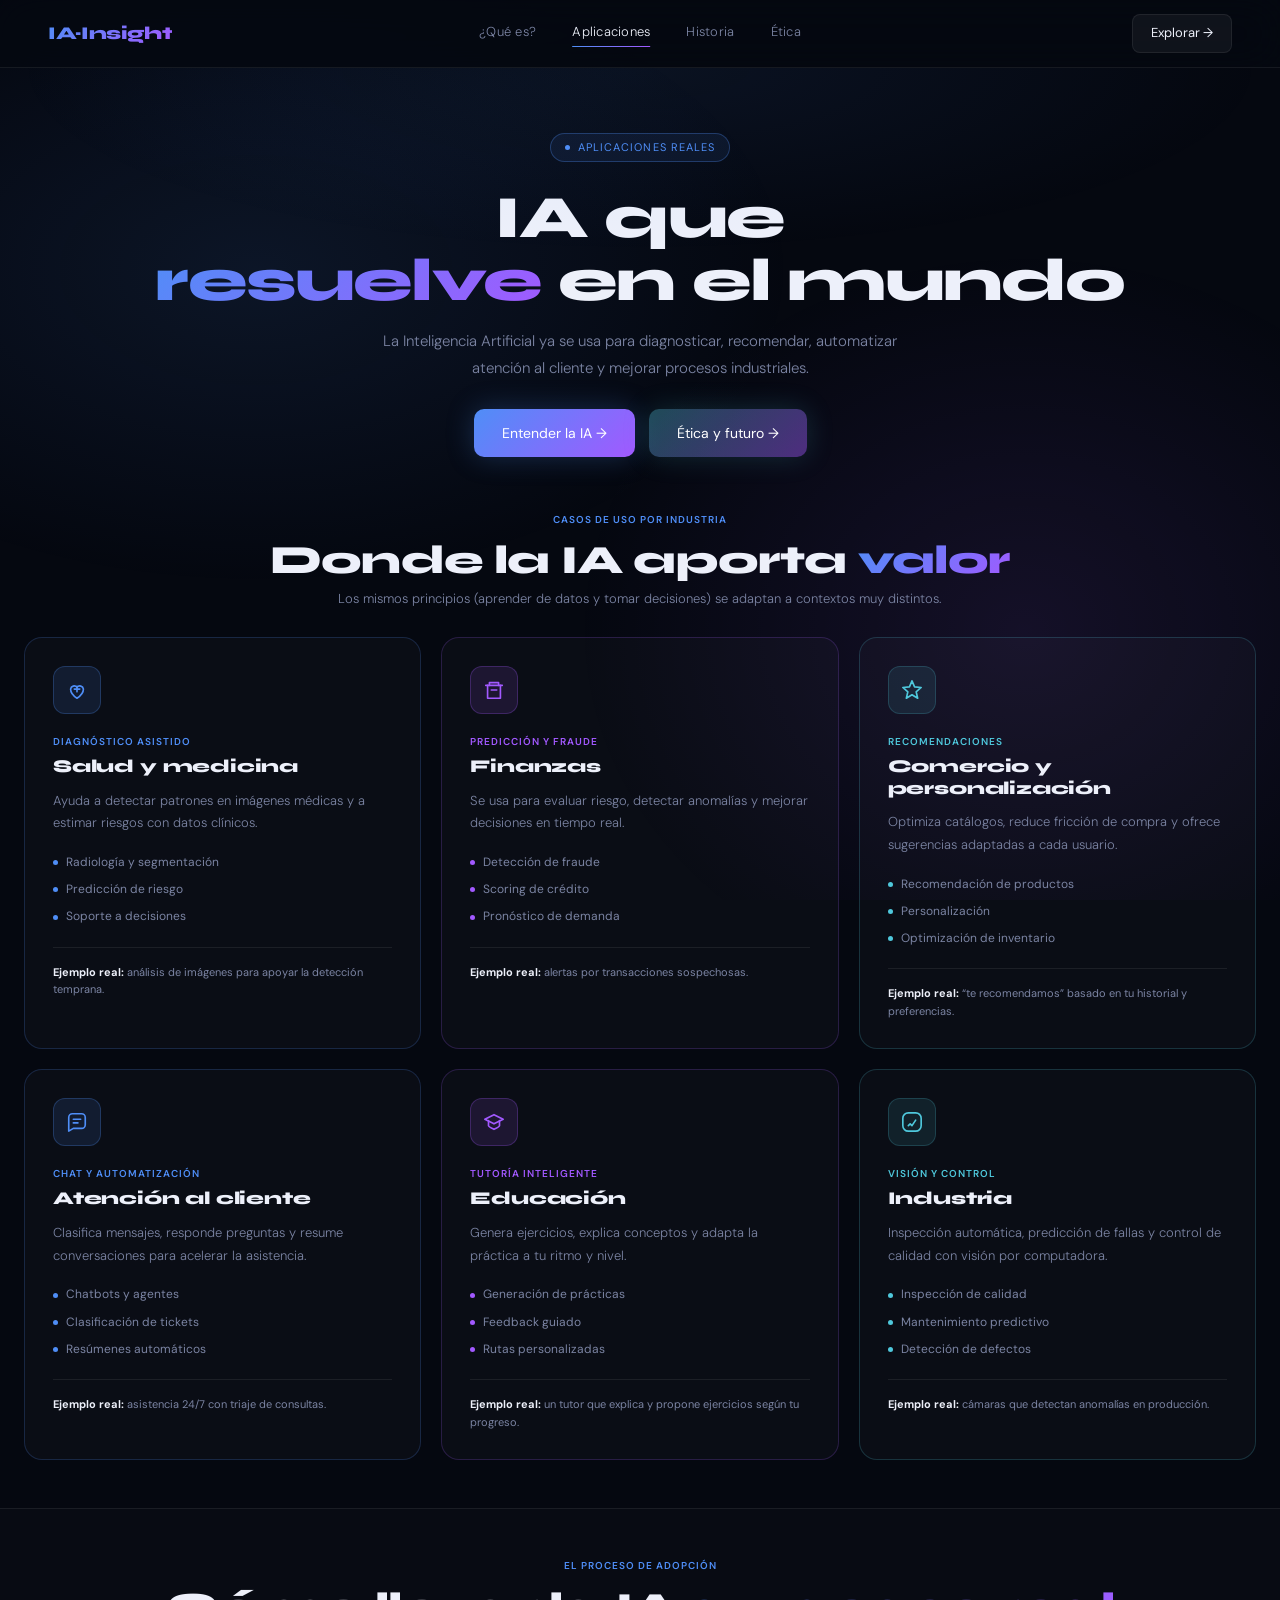
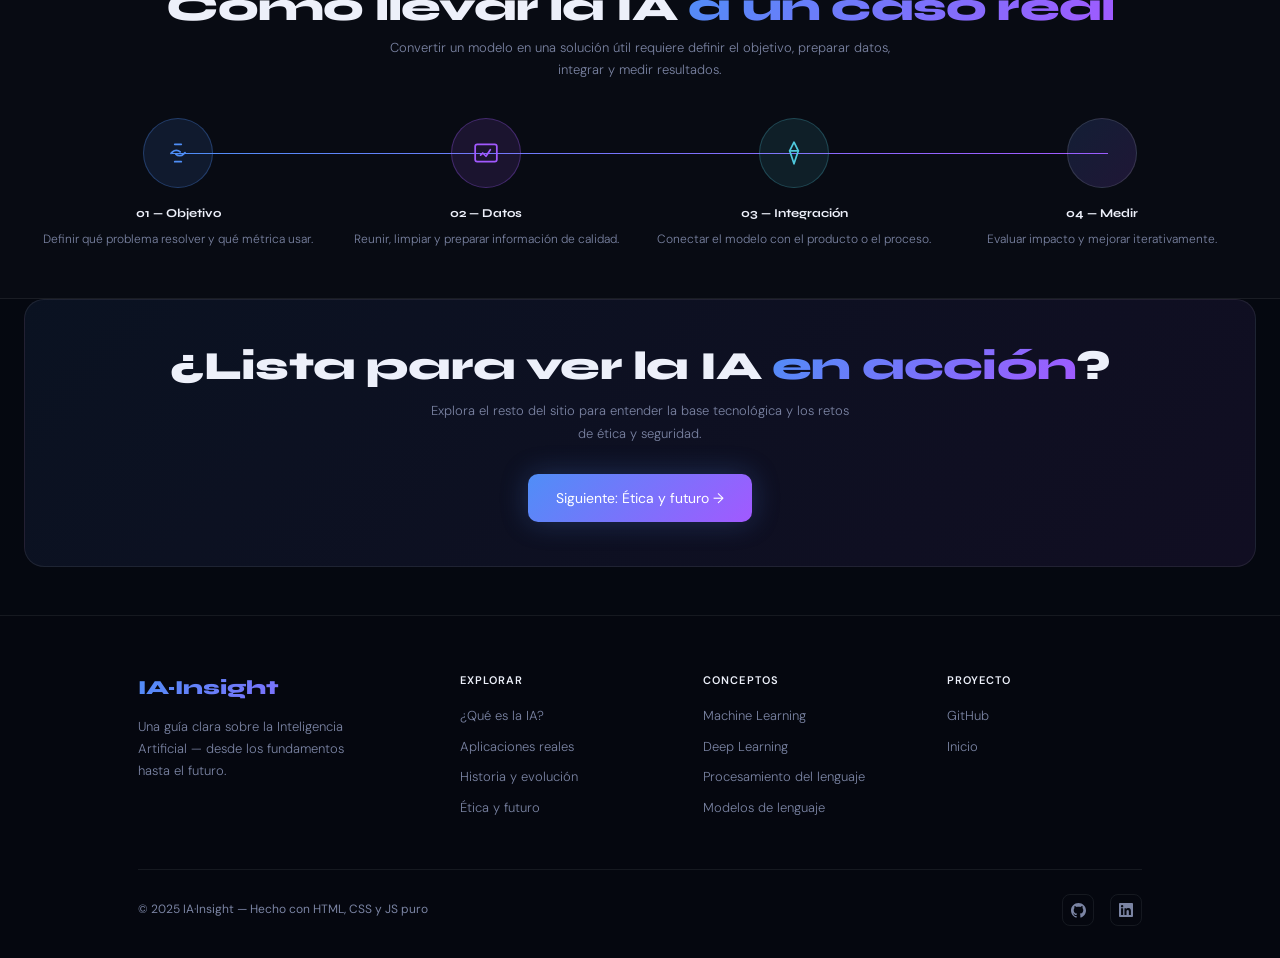
<file: ia-insight/pages/aplicaciones.html>
<!DOCTYPE html>
<html lang="es">
<head>
  <meta charset="UTF-8" />
  <meta name="viewport" content="width=device-width, initial-scale=1.0" />
  <meta name="description" content="Explora aplicaciones reales de la IA en salud, finanzas, comercio, industria, educación y atención al cliente." />
  <title>IA·Insight — Aplicaciones</title>
  <link rel="preconnect" href="https://fonts.googleapis.com" />
  <link rel="preconnect" href="https://fonts.gstatic.com" crossorigin />
  <link href="https://fonts.googleapis.com/css2?family=Syne:wght@400;700;800&family=DM+Sans:ital,wght@0,300;0,400;1,300&display=swap" rel="stylesheet" />
  <link rel="stylesheet" href="../css/styles.css" />
  <link rel="stylesheet" href="../css/animations.css" />

  <style>
  *,*::before,*::after{box-sizing:border-box;margin:0;padding:0;}
  :root{
    --bg:#050810;--accent:#4F8EF7;--accent2:#A259FF;--teal:#4FC8DC;
    --text:#EDF0FA;--muted:#7B84A3;--border:rgba(255,255,255,0.07);
    --font-display:'Syne',sans-serif;--font-body:'DM Sans',sans-serif;
  }
  body{background:var(--bg);font-family:var(--font-body);color:var(--text);overflow-x:hidden;}
  .gradient-text{background:linear-gradient(135deg,var(--accent),var(--accent2));-webkit-background-clip:text;-webkit-text-fill-color:transparent;background-clip:text;}
  h2{font-family:var(--font-display);font-weight:800;font-size:clamp(24px,3.5vw,40px);line-height:1.1;letter-spacing:-.02em;}
  h3{font-family:var(--font-display);font-weight:800;font-size:21px;line-height:1.2;letter-spacing:-.01em;}
  p{color:var(--muted);font-weight:300;line-height:1.75;}

  /* HERO */
  .hero{padding:64px 24px 48px;text-align:center;position:relative;}
  .hero::before{content:'';position:absolute;inset:0;background:radial-gradient(ellipse 70% 60% at 50% 0%,rgba(79,142,247,0.08),transparent 70%);pointer-events:none;}
  .badge{display:inline-flex;align-items:center;gap:8px;font-size:11px;letter-spacing:.1em;text-transform:uppercase;color:var(--accent);border:1px solid rgba(79,142,247,0.3);background:rgba(79,142,247,0.08);padding:5px 14px;border-radius:100px;margin-bottom:24px;}
  .dot{width:5px;height:5px;border-radius:50%;background:var(--accent);animation:pulse 2s infinite;}
  @keyframes pulse{0%,100%{opacity:1}50%{opacity:.4}}
  .hero h1{font-family:var(--font-display);font-size:clamp(32px,5vw,60px);font-weight:800;line-height:1.05;letter-spacing:-.03em;margin-bottom:16px;}
  .hero p{max-width:560px;margin:0 auto;font-size:15px;}

  /* CARDS GRID */
  .cards-grid{display:grid;grid-template-columns:repeat(3,1fr);gap:20px;padding:0 24px 48px;margin-top:26px;}
  .card{border-radius:18px;padding:28px;transition:transform .3s,box-shadow .3s,border-color .3s;cursor:default;background:rgba(255,255,255,0.025);border:1px solid rgba(255,255,255,0.08);}
  .card:hover{transform:translateY(-6px);}
  .card-icon{width:48px;height:48px;border-radius:12px;display:flex;align-items:center;justify-content:center;margin-bottom:20px;}
  .card-tag{font-size:10px;font-weight:600;letter-spacing:.1em;text-transform:uppercase;margin-bottom:6px;}
  .tag-blue{color:var(--accent);}
  .tag-purple{color:var(--accent2);}
  .tag-teal{color:var(--teal);}
  .card h3{margin-bottom:12px;font-size:18px;}
  .card p{font-size:13px;margin-bottom:18px;}

  .card-list{display:flex;flex-direction:column;gap:8px;margin-bottom:20px;}
  .card-list-item{display:flex;align-items:center;gap:8px;font-size:12px;color:var(--muted);}
  .dot-sm{width:5px;height:5px;border-radius:50%;flex-shrink:0;}
  .dot-blue{background:var(--accent);}
  .dot-purple{background:var(--accent2);}
  .dot-teal{background:var(--teal);}
  .card-footer{padding-top:16px;border-top:1px solid var(--border);font-size:11px;color:var(--muted);}
  .card-footer strong{color:var(--text);}

  .c-blue{border-color:rgba(79,142,247,0.2);}
  .c-blue:hover{box-shadow:0 20px 50px rgba(79,142,247,0.12);border-color:rgba(79,142,247,0.45);}
  .c-purple{border-color:rgba(162,89,255,0.2);}
  .c-purple:hover{box-shadow:0 20px 50px rgba(162,89,255,0.12);border-color:rgba(162,89,255,0.45);}
  .c-teal{border-color:rgba(79,200,220,0.2);}
  .c-teal:hover{box-shadow:0 20px 50px rgba(79,200,220,0.10);border-color:rgba(79,200,220,0.45);}

  .icon-blue{background:rgba(79,142,247,0.12);border:1px solid rgba(79,142,247,0.25);}
  .icon-purple{background:rgba(162,89,255,0.12);border:1px solid rgba(162,89,255,0.25);}
  .icon-teal{background:rgba(79,200,220,0.10);border:1px solid rgba(79,200,220,0.2);}

  /* PROCESS */
  .process{padding:48px 24px;text-align:center;background:rgba(255,255,255,0.015);border-top:1px solid var(--border);border-bottom:1px solid var(--border);}
  .process > .sub{font-size:10px;font-weight:600;letter-spacing:.1em;text-transform:uppercase;color:var(--accent);margin-bottom:10px;}
  .process p{max-width:520px;margin:0 auto 36px;font-size:13px;}
  .steps{display:grid;grid-template-columns:repeat(4,1fr);gap:0;position:relative;}
  .steps::before{content:'';position:absolute;top:35px;left:12%;right:12%;height:1px;background:linear-gradient(90deg,var(--accent),var(--accent2));}
  .step{text-align:center;padding:0 12px;position:relative;z-index:1;}
  .step-circle{width:70px;height:70px;border-radius:50%;display:flex;align-items:center;justify-content:center;margin:0 auto 16px;}
  .s-blue{background:rgba(79,142,247,0.12);border:1px solid rgba(79,142,247,0.3);}
  .s-purple{background:rgba(162,89,255,0.12);border:1px solid rgba(162,89,255,0.3);}
  .s-teal{background:rgba(79,200,220,0.1);border:1px solid rgba(79,200,220,0.25);}
  .s-mix{background:linear-gradient(135deg,rgba(79,142,247,0.15),rgba(162,89,255,0.15));border:1px solid rgba(255,255,255,0.12);}
  .step-num{font-family:var(--font-display);font-size:12px;font-weight:700;margin-bottom:6px;color:var(--text);}
  .step p{font-size:12px;margin-bottom:0;}

  /* CTA */
  .cta-box{margin:0 24px 48px;background:linear-gradient(135deg,rgba(79,142,247,0.08),rgba(162,89,255,0.08));border:1px solid rgba(255,255,255,0.08);border-radius:20px;padding:44px;text-align:center;}
  .cta-box h2{margin-bottom:12px;}
  .cta-box p{max-width:420px;margin:0 auto 28px;font-size:13px;}
  .btn{display:inline-block;padding:13px 28px;border-radius:10px;border:none;cursor:pointer;background:linear-gradient(135deg,var(--accent),var(--accent2));color:#fff;font-family:var(--font-body);font-size:14px;transition:transform .2s,box-shadow .2s;box-shadow:0 0 28px rgba(79,142,247,0.25);text-decoration:none;}
  .btn:hover{transform:translateY(-2px);box-shadow:0 0 40px rgba(79,142,247,0.4);}

  @media(max-width:640px){
    .cards-grid{grid-template-columns:1fr;}
    .steps{grid-template-columns:1fr 1fr;row-gap:32px;}
    .steps::before{display:none;}
  }
  </style>
</head>
<body>
  <div class="mesh" aria-hidden="true"></div>

  <!-- ── NAVBAR ── -->
  <nav role="navigation" aria-label="Navegación principal">
    <a href="../index.html" class="nav-logo gradient-text" aria-label="IA·Insight — Inicio">IA·Insight</a>

    <div class="nav-links" aria-hidden="true">
      <a href="sobre-ia.html">¿Qué es?</a>
      <a href="aplicaciones.html">Aplicaciones</a>
      <a href="historia.html">Historia</a>
      <a href="etica.html">Ética</a>
    </div>

    <div class="nav-right">
      <a href="sobre-ia.html" class="nav-cta">Explorar →</a>
      <button class="nav-hamburger" id="nav-hamburger" aria-label="Abrir menú" aria-expanded="false" aria-controls="nav-mobile">
        <span></span><span></span><span></span>
      </button>
    </div>
  </nav>

  <!-- ── MENÚ MÓVIL ── -->
  <div class="nav-mobile" id="nav-mobile" role="dialog" aria-label="Menú móvil">
    <a href="sobre-ia.html">¿Qué es la IA? <span>→</span></a>
    <a href="aplicaciones.html">Aplicaciones <span>→</span></a>
    <a href="historia.html">Historia <span>→</span></a>
    <a href="etica.html">Ética y futuro <span>→</span></a>
    <button class="nav-mobile-cta" data-href="sobre-ia.html">Comenzar a explorar</button>
  </div>

  <main style="position:relative;z-index:10;padding-top:68px;">

    <!-- HERO -->
    <div class="hero">
      <div class="badge"><span class="dot"></span>Aplicaciones reales</div>
      <h1>IA que <br><span class="gradient-text">resuelve</span> en el mundo</h1>
      <p>La Inteligencia Artificial ya se usa para diagnosticar, recomendar, automatizar atención al cliente y mejorar procesos industriales.</p>

      <div style="margin-top:28px;display:flex;gap:14px;justify-content:center;flex-wrap:wrap;">
        <a href="sobre-ia.html" class="btn" style="display:inline-flex;align-items:center;gap:10px;">Entender la IA →</a>
        <a href="etica.html" class="btn" style="background:linear-gradient(135deg,rgba(79,200,220,0.35),rgba(162,89,255,0.45));box-shadow:0 0 28px rgba(79,200,220,0.18);">Ética y futuro →</a>
      </div>
    </div>

    <!-- TARJETAS PRINCIPALES -->
    <div style="text-align:center;max-width:980px;margin:0 auto;">
      <div style="display:inline-block;font-size:10px;font-weight:600;letter-spacing:.1em;text-transform:uppercase;color:var(--accent);margin-bottom:10px;">
        Casos de uso por industria
      </div>
      <h2 style="margin:0 24px 6px;">Donde la IA aporta <span class="gradient-text">valor</span></h2>
      <p style="max-width:680px;margin:0 auto;font-size:13px;">
        Los mismos principios (aprender de datos y tomar decisiones) se adaptan a contextos muy distintos.
      </p>
    </div>

    <div class="cards-grid">

      <!-- Salud -->
      <div class="card c-blue reveal">
        <div class="card-icon icon-blue">
          <svg width="22" height="22" viewBox="0 0 24 24" fill="none" stroke="#4F8EF7" stroke-width="1.8" stroke-linecap="round" stroke-linejoin="round">
            <path d="M12 21s-7-4.35-7-10a4 4 0 0 1 7-2 4 4 0 0 1 7 2c0 5.65-7 10-7 10z"/>
            <path d="M12 8v6M9 11h6"/>
          </svg>
        </div>
        <div class="card-tag tag-blue">Diagnóstico asistido</div>
        <h3>Salud y medicina</h3>
        <p>Ayuda a detectar patrones en imágenes médicas y a estimar riesgos con datos clínicos.</p>
        <div class="card-list">
          <div class="card-list-item"><span class="dot-sm dot-blue"></span>Radiología y segmentación</div>
          <div class="card-list-item"><span class="dot-sm dot-blue"></span>Predicción de riesgo</div>
          <div class="card-list-item"><span class="dot-sm dot-blue"></span>Soporte a decisiones</div>
        </div>
        <div class="card-footer"><strong>Ejemplo real:</strong> análisis de imágenes para apoyar la detección temprana.</div>
      </div>

      <!-- Finanzas -->
      <div class="card c-purple reveal reveal-delay-1">
        <div class="card-icon icon-purple">
          <svg width="22" height="22" viewBox="0 0 24 24" fill="none" stroke="#A259FF" stroke-width="1.8" stroke-linecap="round" stroke-linejoin="round">
            <path d="M3 7h18"/>
            <path d="M7 7V4h10v3"/>
            <path d="M5 7v14h14V7"/>
            <path d="M9 12h6"/>
          </svg>
        </div>
        <div class="card-tag tag-purple">Predicción y fraude</div>
        <h3>Finanzas</h3>
        <p>Se usa para evaluar riesgo, detectar anomalías y mejorar decisiones en tiempo real.</p>
        <div class="card-list">
          <div class="card-list-item"><span class="dot-sm dot-purple"></span>Detección de fraude</div>
          <div class="card-list-item"><span class="dot-sm dot-purple"></span>Scoring de crédito</div>
          <div class="card-list-item"><span class="dot-sm dot-purple"></span>Pronóstico de demanda</div>
        </div>
        <div class="card-footer"><strong>Ejemplo real:</strong> alertas por transacciones sospechosas.</div>
      </div>

      <!-- Recomendación -->
      <div class="card c-teal reveal reveal-delay-2">
        <div class="card-icon icon-teal">
          <svg width="22" height="22" viewBox="0 0 24 24" fill="none" stroke="#4FC8DC" stroke-width="1.8" stroke-linecap="round" stroke-linejoin="round">
            <path d="M12 17.27L18.18 21l-1.64-7.03L22 9.24l-7.19-.62L12 2 9.19 8.63 2 9.24l5.46 4.73L5.82 21z"/>
          </svg>
        </div>
        <div class="card-tag tag-teal">Recomendaciones</div>
        <h3>Comercio y personalización</h3>
        <p>Optimiza catálogos, reduce fricción de compra y ofrece sugerencias adaptadas a cada usuario.</p>
        <div class="card-list">
          <div class="card-list-item"><span class="dot-sm dot-teal"></span>Recomendación de productos</div>
          <div class="card-list-item"><span class="dot-sm dot-teal"></span>Personalización</div>
          <div class="card-list-item"><span class="dot-sm dot-teal"></span>Optimización de inventario</div>
        </div>
        <div class="card-footer"><strong>Ejemplo real:</strong> “te recomendamos” basado en tu historial y preferencias.</div>
      </div>

      <!-- Atención al cliente -->
      <div class="card c-blue reveal">
        <div class="card-icon icon-blue">
          <svg width="22" height="22" viewBox="0 0 24 24" fill="none" stroke="#4F8EF7" stroke-width="1.8" stroke-linecap="round" stroke-linejoin="round">
            <path d="M21 15a4 4 0 0 1-4 4H8l-5 3V7a4 4 0 0 1 4-4h10a4 4 0 0 1 4 4z"/>
            <path d="M8 9h8"/>
            <path d="M8 13h5"/>
          </svg>
        </div>
        <div class="card-tag tag-blue">Chat y automatización</div>
        <h3>Atención al cliente</h3>
        <p>Clasifica mensajes, responde preguntas y resume conversaciones para acelerar la asistencia.</p>
        <div class="card-list">
          <div class="card-list-item"><span class="dot-sm dot-blue"></span>Chatbots y agentes</div>
          <div class="card-list-item"><span class="dot-sm dot-blue"></span>Clasificación de tickets</div>
          <div class="card-list-item"><span class="dot-sm dot-blue"></span>Resúmenes automáticos</div>
        </div>
        <div class="card-footer"><strong>Ejemplo real:</strong> asistencia 24/7 con triaje de consultas.</div>
      </div>

      <!-- Educación -->
      <div class="card c-purple reveal reveal-delay-1">
        <div class="card-icon icon-purple">
          <svg width="22" height="22" viewBox="0 0 24 24" fill="none" stroke="#A259FF" stroke-width="1.8" stroke-linecap="round" stroke-linejoin="round">
            <path d="M22 9L12 4 2 9l10 5 10-5z"/>
            <path d="M6 10.5V16c0 1 6 4 6 4s6-3 6-4v-5.5"/>
          </svg>
        </div>
        <div class="card-tag tag-purple">Tutoría inteligente</div>
        <h3>Educación</h3>
        <p>Genera ejercicios, explica conceptos y adapta la práctica a tu ritmo y nivel.</p>
        <div class="card-list">
          <div class="card-list-item"><span class="dot-sm dot-purple"></span>Generación de prácticas</div>
          <div class="card-list-item"><span class="dot-sm dot-purple"></span>Feedback guiado</div>
          <div class="card-list-item"><span class="dot-sm dot-purple"></span>Rutas personalizadas</div>
        </div>
        <div class="card-footer"><strong>Ejemplo real:</strong> un tutor que explica y propone ejercicios según tu progreso.</div>
      </div>

      <!-- Industria/Visión -->
      <div class="card c-teal reveal reveal-delay-2">
        <div class="card-icon icon-teal">
          <svg width="22" height="22" viewBox="0 0 24 24" fill="none" stroke="#4FC8DC" stroke-width="1.8" stroke-linecap="round" stroke-linejoin="round">
            <rect x="2" y="2" width="20" height="20" rx="6"/>
            <path d="M8 16l2-2 2 2 4-6"/>
          </svg>
        </div>
        <div class="card-tag tag-teal">Visión y control</div>
        <h3>Industria</h3>
        <p>Inspección automática, predicción de fallas y control de calidad con visión por computadora.</p>
        <div class="card-list">
          <div class="card-list-item"><span class="dot-sm dot-teal"></span>Inspección de calidad</div>
          <div class="card-list-item"><span class="dot-sm dot-teal"></span>Mantenimiento predictivo</div>
          <div class="card-list-item"><span class="dot-sm dot-teal"></span>Detección de defectos</div>
        </div>
        <div class="card-footer"><strong>Ejemplo real:</strong> cámaras que detectan anomalías en producción.</div>
      </div>

    </div>

    <!-- PROCESO -->
    <section class="process">
      <p class="sub">El proceso de adopción</p>
      <h2 style="margin-bottom:8px;">Cómo llevar la IA <span class="gradient-text">a un caso real</span></h2>
      <p>Convertir un modelo en una solución útil requiere definir el objetivo, preparar datos, integrar y medir resultados.</p>

      <div class="steps">
        <div class="step">
          <div class="step-circle s-blue">
            <svg width="26" height="26" viewBox="0 0 24 24" fill="none" stroke="#4F8EF7" stroke-width="1.6" stroke-linecap="round" stroke-linejoin="round">
              <path d="M10 13a5 5 0 0 0 7.07 0l1.41-1.41"/>
              <path d="M14 11a5 5 0 0 0-7.07 0L5.52 12.4"/>
              <path d="M9 4h6"/>
              <path d="M9 20h6"/>
            </svg>
          </div>
          <div class="step-num">01 — Objetivo</div>
          <p>Definir qué problema resolver y qué métrica usar.</p>
        </div>

        <div class="step">
          <div class="step-circle s-purple">
            <svg width="26" height="26" viewBox="0 0 24 24" fill="none" stroke="#A259FF" stroke-width="1.6" stroke-linecap="round" stroke-linejoin="round">
              <rect x="2" y="4" width="20" height="16" rx="2"/>
              <path d="M7 14l2-2 3 3 4-6"/>
            </svg>
          </div>
          <div class="step-num">02 — Datos</div>
          <p>Reunir, limpiar y preparar información de calidad.</p>
        </div>

        <div class="step">
          <div class="step-circle s-teal">
            <svg width="26" height="26" viewBox="0 0 24 24" fill="none" stroke="#4FC8DC" stroke-width="1.6" stroke-linecap="round" stroke-linejoin="round">
              <path d="M12 2l4 8-4 12-4-12 4-8z"/>
              <path d="M8 10h8"/>
            </svg>
          </div>
          <div class="step-num">03 — Integración</div>
          <p>Conectar el modelo con el producto o el proceso.</p>
        </div>

        <div class="step">
          <div class="step-circle s-mix">
            <svg width="26" height="26" viewBox="0 0 24 24" fill="none" stroke-width="1.6" stroke-linecap="round" stroke-linejoin="round">
              <path d="M21 12a9 9 0 1 1-18 0 9 9 0 0 1 18 0z"/>
              <path d="M8 12l2.5 2.5L16 9"/>
            </svg>
          </div>
          <div class="step-num">04 — Medir</div>
          <p>Evaluar impacto y mejorar iterativamente.</p>
        </div>
      </div>
    </section>

    <!-- CTA -->
    <div class="cta-box">
      <h2>¿Lista para ver la IA <span class="gradient-text">en acción</span>?</h2>
      <p>Explora el resto del sitio para entender la base tecnológica y los retos de ética y seguridad.</p>
      <a href="etica.html" class="btn">Siguiente: Ética y futuro →</a>
    </div>

  </main>

  <!-- ── FOOTER ── -->
  <footer>
    <div class="footer-inner">
      <div class="footer-top">
        <div class="footer-brand">
          <div class="footer-logo gradient-text">IA·Insight</div>
          <p>Una guía clara sobre la Inteligencia Artificial — desde los fundamentos hasta el futuro.</p>
        </div>
        <div class="footer-col">
          <div class="footer-col-title">Explorar</div>
          <a href="sobre-ia.html">¿Qué es la IA?</a>
          <a href="aplicaciones.html">Aplicaciones reales</a>
          <a href="historia.html">Historia y evolución</a>
          <a href="etica.html">Ética y futuro</a>
        </div>
        <div class="footer-col">
          <div class="footer-col-title">Conceptos</div>
          <a href="sobre-ia.html#ml">Machine Learning</a>
          <a href="sobre-ia.html#dl">Deep Learning</a>
          <a href="sobre-ia.html#nlp">Procesamiento del lenguaje</a>
          <a href="sobre-ia.html#llm">Modelos de lenguaje</a>
        </div>
        <div class="footer-col">
          <div class="footer-col-title">Proyecto</div>
          <a href="https://github.com" target="_blank" rel="noopener">GitHub</a>
          <a href="../index.html">Inicio</a>
        </div>
      </div>
      <div class="footer-bottom">
        <span>© 2025 IA·Insight — Hecho con HTML, CSS y JS puro</span>
        <div class="footer-socials">
          <a href="https://github.com" target="_blank" rel="noopener" aria-label="GitHub">
            <svg width="15" height="15" viewBox="0 0 24 24" fill="currentColor"><path d="M12 0C5.37 0 0 5.37 0 12c0 5.3 3.438 9.8 8.205 11.385.6.113.82-.258.82-.577 0-.285-.01-1.04-.015-2.04-3.338.724-4.042-1.61-4.042-1.61-.546-1.385-1.335-1.755-1.335-1.755-1.087-.744.084-.729.084-.729 1.205.084 1.838 1.236 1.838 1.236 1.07 1.835 2.809 1.305 3.495.998.108-.776.417-1.305.76-1.605-2.665-.3-5.466-1.332-5.466-5.93 0-1.31.465-2.38 1.235-3.22-.135-.303-.54-1.523.105-3.176 0 0 1.005-.322 3.3 1.23.96-.267 1.98-.399 3-.405 1.02.006 2.04.138 3 .405 2.28-1.552 3.285-1.23 3.285-1.23.645 1.653.24 2.873.12 3.176.765.84 1.23 1.91 1.23 3.22 0 4.61-2.805 5.625-5.475 5.92.42.36.81 1.096.81 2.22 0 1.606-.015 2.896-.015 3.286 0 .315.21.69.825.57C20.565 21.795 24 17.295 24 12c0-6.63-5.37-12-12-12"/></svg>
          </a>
          <a href="https://linkedin.com" target="_blank" rel="noopener" aria-label="LinkedIn">
            <svg width="14" height="14" viewBox="0 0 24 24" fill="currentColor"><path d="M20.447 20.452h-3.554v-5.569c0-1.328-.027-3.037-1.852-3.037-1.853 0-2.136 1.445-2.136 2.939v5.667H9.351V9h3.414v1.561h.046c.477-.9 1.637-1.85 3.37-1.85 3.601 0 4.267 2.37 4.267 5.455v6.286zM5.337 7.433a2.062 2.062 0 01-2.063-2.065 2.064 2.064 0 112.063 2.065zm1.782 13.019H3.555V9h3.564v11.452zM22.225 0H1.771C.792 0 0 .774 0 1.729v20.542C0 23.227.792 24 1.771 24h20.451C23.2 24 24 23.227 24 22.271V1.729C24 .774 23.2 0 22.222 0h.003z"/></svg>
          </a>
        </div>
      </div>
    </div>
  </footer>

  <script src="../js/main.js"></script>
</body>
</html>
</file>
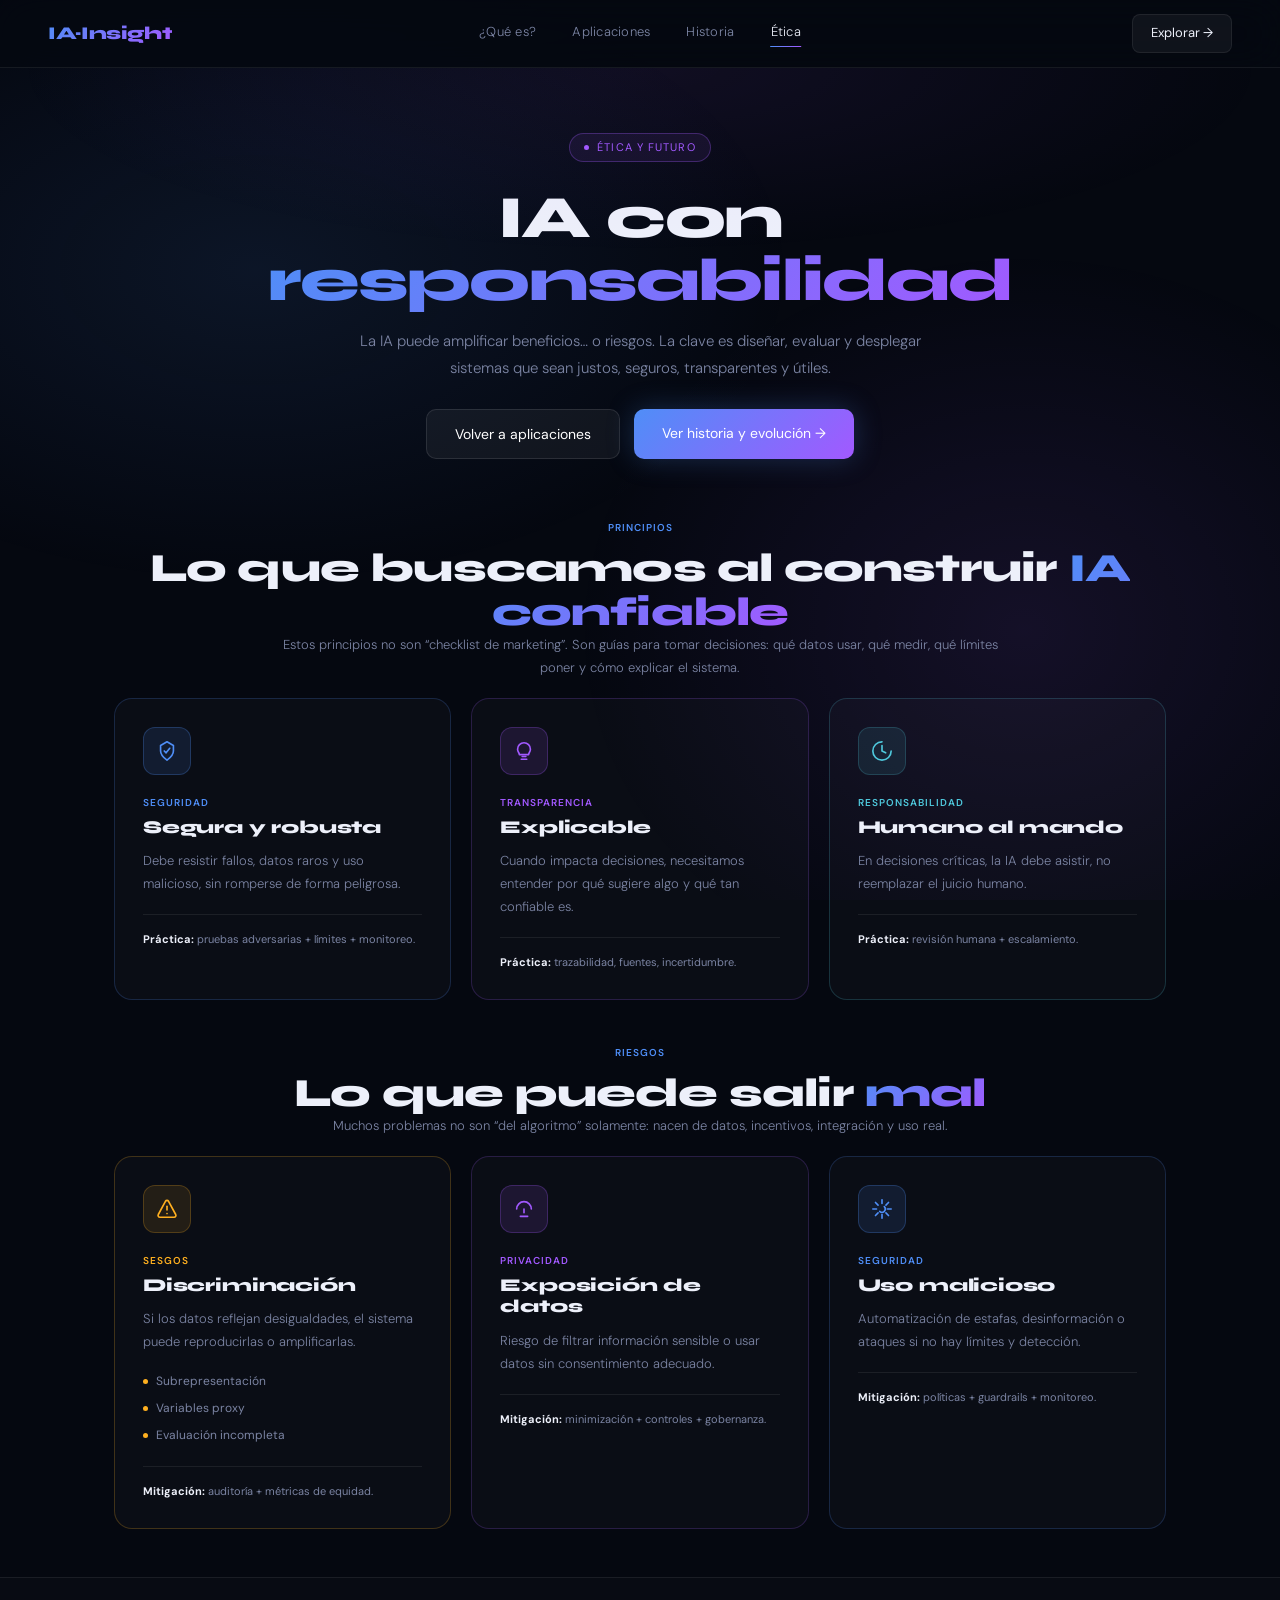
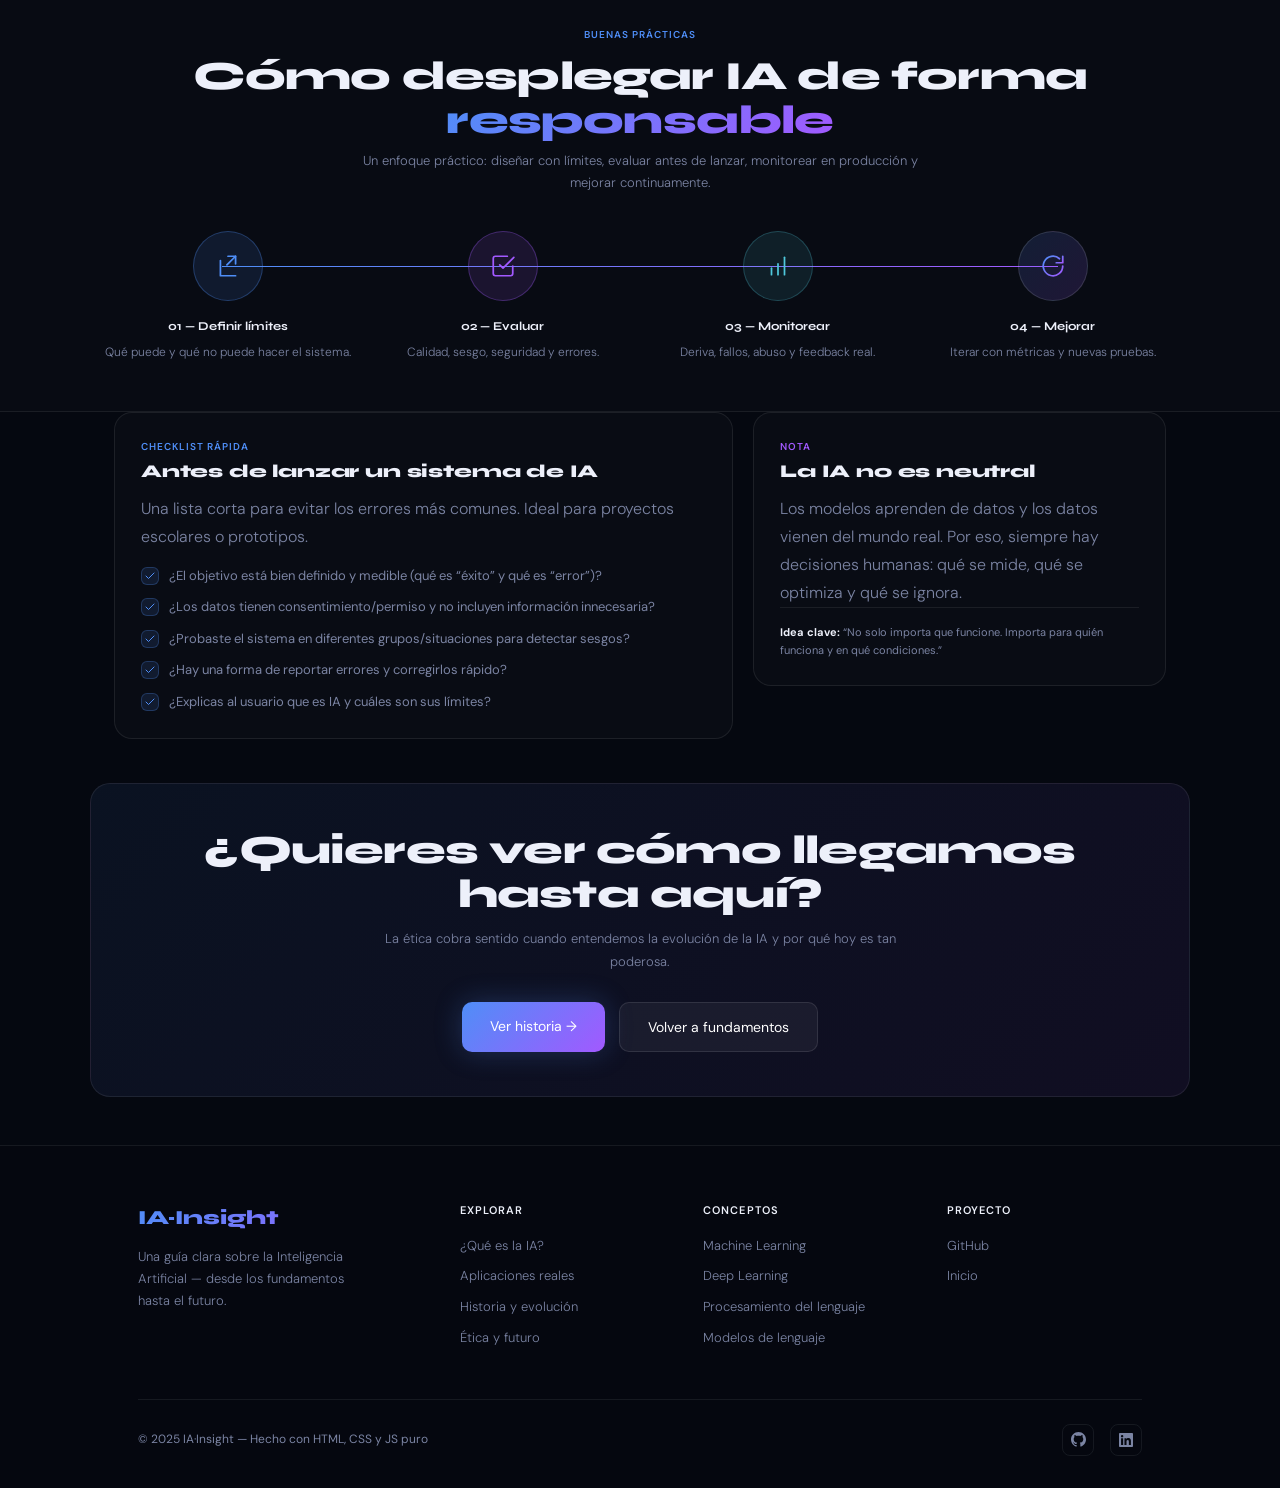
<file: ia-insight/pages/etica.html>
<!DOCTYPE html>
<html lang="es">
<head>
  <meta charset="UTF-8" />
  <meta name="viewport" content="width=device-width, initial-scale=1.0" />
  <meta name="description" content="Principios, riesgos y buenas prácticas para construir y usar Inteligencia Artificial de forma responsable." />
  <title>IA·Insight — Ética</title>
  <link rel="preconnect" href="https://fonts.googleapis.com" />
  <link rel="preconnect" href="https://fonts.gstatic.com" crossorigin />
  <link href="https://fonts.googleapis.com/css2?family=Syne:wght@400;700;800&family=DM+Sans:ital,wght@0,300;0,400;1,300&display=swap" rel="stylesheet" />
  <link rel="stylesheet" href="../css/styles.css" />
  <link rel="stylesheet" href="../css/animations.css" />

  <style>
  *,*::before,*::after{box-sizing:border-box;margin:0;padding:0;}
  :root{
    --bg:#050810;--accent:#4F8EF7;--accent2:#A259FF;--teal:#4FC8DC;--warn:#FFB020;
    --text:#EDF0FA;--muted:#7B84A3;--border:rgba(255,255,255,0.07);
    --font-display:'Syne',sans-serif;--font-body:'DM Sans',sans-serif;
  }
  body{background:var(--bg);font-family:var(--font-body);color:var(--text);overflow-x:hidden;}
  .gradient-text{background:linear-gradient(135deg,var(--accent),var(--accent2));-webkit-background-clip:text;-webkit-text-fill-color:transparent;background-clip:text;}
  h2{font-family:var(--font-display);font-weight:800;font-size:clamp(24px,3.5vw,40px);line-height:1.1;letter-spacing:-.02em;}
  h3{font-family:var(--font-display);font-weight:800;font-size:21px;line-height:1.2;letter-spacing:-.01em;}
  p{color:var(--muted);font-weight:300;line-height:1.75;}

  /* HERO */
  .hero{padding:64px 24px 48px;text-align:center;position:relative;}
  .hero::before{content:'';position:absolute;inset:0;background:radial-gradient(ellipse 70% 60% at 50% 0%,rgba(162,89,255,0.08),transparent 70%);pointer-events:none;}
  .badge{display:inline-flex;align-items:center;gap:8px;font-size:11px;letter-spacing:.1em;text-transform:uppercase;color:var(--accent2);border:1px solid rgba(162,89,255,0.3);background:rgba(162,89,255,0.08);padding:5px 14px;border-radius:100px;margin-bottom:24px;}
  .dot{width:5px;height:5px;border-radius:50%;background:var(--accent2);animation:pulse 2s infinite;}
  @keyframes pulse{0%,100%{opacity:1}50%{opacity:.4}}
  .hero h1{font-family:var(--font-display);font-size:clamp(32px,5vw,60px);font-weight:800;line-height:1.05;letter-spacing:-.03em;margin-bottom:16px;}
  .hero p{max-width:620px;margin:0 auto;font-size:15px;}

  /* SECTION HEADER */
  .section-head{padding:0 24px;margin:6px auto 18px;max-width:1100px;text-align:center;}
  .kicker{display:inline-block;font-size:10px;font-weight:600;letter-spacing:.1em;text-transform:uppercase;color:var(--accent);margin-bottom:10px;}
  .section-desc{max-width:720px;margin:0 auto;font-size:13px;}

  /* CARDS GRID */
  .cards-grid{display:grid;grid-template-columns:repeat(3,1fr);gap:20px;padding:0 24px 48px;max-width:1100px;margin:0 auto;}
  .card{border-radius:18px;padding:28px;transition:transform .3s,box-shadow .3s,border-color .3s;cursor:default;background:rgba(255,255,255,0.025);border:1px solid rgba(255,255,255,0.08);}
  .card:hover{transform:translateY(-6px);}
  .card-icon{width:48px;height:48px;border-radius:12px;display:flex;align-items:center;justify-content:center;margin-bottom:20px;}
  .card-tag{font-size:10px;font-weight:600;letter-spacing:.1em;text-transform:uppercase;margin-bottom:6px;}
  .card h3{margin-bottom:12px;font-size:18px;}
  .card p{font-size:13px;margin-bottom:18px;}
  .card-list{display:flex;flex-direction:column;gap:8px;margin-bottom:20px;}
  .card-list-item{display:flex;align-items:center;gap:8px;font-size:12px;color:var(--muted);}
  .dot-sm{width:5px;height:5px;border-radius:50%;flex-shrink:0;}
  .card-footer{padding-top:16px;border-top:1px solid var(--border);font-size:11px;color:var(--muted);}
  .card-footer strong{color:var(--text);}

  .c-blue{border-color:rgba(79,142,247,0.2);}
  .c-blue:hover{box-shadow:0 20px 50px rgba(79,142,247,0.12);border-color:rgba(79,142,247,0.45);}
  .c-purple{border-color:rgba(162,89,255,0.2);}
  .c-purple:hover{box-shadow:0 20px 50px rgba(162,89,255,0.12);border-color:rgba(162,89,255,0.45);}
  .c-teal{border-color:rgba(79,200,220,0.2);}
  .c-teal:hover{box-shadow:0 20px 50px rgba(79,200,220,0.10);border-color:rgba(79,200,220,0.45);}
  .c-warn{border-color:rgba(255,176,32,0.22);}
  .c-warn:hover{box-shadow:0 20px 50px rgba(255,176,32,0.10);border-color:rgba(255,176,32,0.42);}

  .icon-blue{background:rgba(79,142,247,0.12);border:1px solid rgba(79,142,247,0.25);}
  .icon-purple{background:rgba(162,89,255,0.12);border:1px solid rgba(162,89,255,0.25);}
  .icon-teal{background:rgba(79,200,220,0.10);border:1px solid rgba(79,200,220,0.2);}
  .icon-warn{background:rgba(255,176,32,0.10);border:1px solid rgba(255,176,32,0.22);}

  .tag-blue{color:var(--accent);}
  .tag-purple{color:var(--accent2);}
  .tag-teal{color:var(--teal);}
  .tag-warn{color:var(--warn);}

  .dot-blue{background:var(--accent);}
  .dot-purple{background:var(--accent2);}
  .dot-teal{background:var(--teal);}
  .dot-warn{background:var(--warn);}

  /* PROCESS */
  .process{padding:48px 24px;text-align:center;background:rgba(255,255,255,0.015);border-top:1px solid var(--border);border-bottom:1px solid var(--border);}
  .process > .sub{font-size:10px;font-weight:600;letter-spacing:.1em;text-transform:uppercase;color:var(--accent);margin-bottom:10px;}
  .process p{max-width:560px;margin:0 auto 36px;font-size:13px;}
  .steps{display:grid;grid-template-columns:repeat(4,1fr);gap:0;position:relative;max-width:1100px;margin:0 auto;}
  .steps::before{content:'';position:absolute;top:35px;left:12%;right:12%;height:1px;background:linear-gradient(90deg,var(--accent),var(--accent2));}
  .step{text-align:center;padding:0 12px;position:relative;z-index:1;}
  .step-circle{width:70px;height:70px;border-radius:50%;display:flex;align-items:center;justify-content:center;margin:0 auto 16px;}
  .s-blue{background:rgba(79,142,247,0.12);border:1px solid rgba(79,142,247,0.3);}
  .s-purple{background:rgba(162,89,255,0.12);border:1px solid rgba(162,89,255,0.3);}
  .s-teal{background:rgba(79,200,220,0.1);border:1px solid rgba(79,200,220,0.25);}
  .s-mix{background:linear-gradient(135deg,rgba(79,142,247,0.15),rgba(162,89,255,0.15));border:1px solid rgba(255,255,255,0.12);}
  .step-num{font-family:var(--font-display);font-size:12px;font-weight:700;margin-bottom:6px;color:var(--text);}
  .step p{font-size:12px;margin-bottom:0;}

  /* CHECKLIST */
  .check{max-width:1100px;margin:0 auto;padding:0 24px 44px;}
  .check-grid{display:grid;grid-template-columns:1.2fr .8fr;gap:20px;align-items:start;}
  .panel{background:rgba(255,255,255,0.02);border:1px solid rgba(255,255,255,0.08);border-radius:18px;padding:26px;}
  .panel h3{font-size:18px;margin-bottom:12px;}
  .checklist{display:flex;flex-direction:column;gap:10px;margin-top:14px;}
  .check-item{display:flex;gap:10px;align-items:flex-start;color:var(--muted);font-size:13px;line-height:1.65;}
  .tick{width:18px;height:18px;border-radius:6px;background:rgba(79,142,247,0.12);border:1px solid rgba(79,142,247,0.25);flex-shrink:0;display:flex;align-items:center;justify-content:center;margin-top:2px;}

  /* CTA */
  .cta-box{max-width:1100px;margin:0 auto 48px;background:linear-gradient(135deg,rgba(79,142,247,0.08),rgba(162,89,255,0.08));border:1px solid rgba(255,255,255,0.08);border-radius:20px;padding:44px;text-align:center;}
  .cta-box h2{margin-bottom:12px;}
  .cta-box p{max-width:520px;margin:0 auto 28px;font-size:13px;}
  .btn{display:inline-block;padding:13px 28px;border-radius:10px;border:none;cursor:pointer;background:linear-gradient(135deg,var(--accent),var(--accent2));color:#fff;font-family:var(--font-body);font-size:14px;transition:transform .2s,box-shadow .2s;box-shadow:0 0 28px rgba(79,142,247,0.25);text-decoration:none;}
  .btn:hover{transform:translateY(-2px);box-shadow:0 0 40px rgba(79,142,247,0.4);}
  .btn-ghost{background:rgba(255,255,255,0.05);box-shadow:none;border:1px solid rgba(255,255,255,0.10);}
  .btn-ghost:hover{box-shadow:none;background:rgba(255,255,255,0.08);}

  @media(max-width:900px){
    .cards-grid{grid-template-columns:1fr 1fr;}
    .check-grid{grid-template-columns:1fr;}
  }
  @media(max-width:640px){
    .cards-grid{grid-template-columns:1fr;}
    .steps{grid-template-columns:1fr 1fr;row-gap:32px;}
    .steps::before{display:none;}
  }
  </style>
</head>
<body>
  <div class="mesh" aria-hidden="true"></div>

  <!-- ── NAVBAR ── -->
  <nav role="navigation" aria-label="Navegación principal">
    <a href="../index.html" class="nav-logo gradient-text" aria-label="IA·Insight — Inicio">IA·Insight</a>

    <div class="nav-links" aria-hidden="true">
      <a href="sobre-ia.html">¿Qué es?</a>
      <a href="aplicaciones.html">Aplicaciones</a>
      <a href="historia.html">Historia</a>
      <a href="etica.html">Ética</a>
    </div>

    <div class="nav-right">
      <a href="sobre-ia.html" class="nav-cta">Explorar →</a>
      <button class="nav-hamburger" id="nav-hamburger" aria-label="Abrir menú" aria-expanded="false" aria-controls="nav-mobile">
        <span></span><span></span><span></span>
      </button>
    </div>
  </nav>

  <!-- ── MENÚ MÓVIL ── -->
  <div class="nav-mobile" id="nav-mobile" role="dialog" aria-label="Menú móvil">
    <a href="sobre-ia.html">¿Qué es la IA? <span>→</span></a>
    <a href="aplicaciones.html">Aplicaciones <span>→</span></a>
    <a href="historia.html">Historia <span>→</span></a>
    <a href="etica.html">Ética y futuro <span>→</span></a>
    <button class="nav-mobile-cta" data-href="sobre-ia.html">Comenzar a explorar</button>
  </div>

  <main style="position:relative;z-index:10;padding-top:68px;">

    <!-- HERO -->
    <div class="hero">
      <div class="badge"><span class="dot"></span>Ética y futuro</div>
      <h1>IA con <br><span class="gradient-text">responsabilidad</span></h1>
      <p>La IA puede amplificar beneficios… o riesgos. La clave es diseñar, evaluar y desplegar sistemas que sean justos, seguros, transparentes y útiles.</p>

      <div style="margin-top:28px;display:flex;gap:14px;justify-content:center;flex-wrap:wrap;">
        <a href="aplicaciones.html" class="btn btn-ghost">Volver a aplicaciones</a>
        <a href="historia.html" class="btn">Ver historia y evolución →</a>
      </div>
    </div>

    <!-- PRINCIPIOS -->
    <div class="section-head">
      <span class="kicker">Principios</span>
      <h2>Lo que buscamos al construir <span class="gradient-text">IA confiable</span></h2>
      <p class="section-desc">Estos principios no son “checklist de marketing”. Son guías para tomar decisiones: qué datos usar, qué medir, qué límites poner y cómo explicar el sistema.</p>
    </div>

    <div class="cards-grid">
      <div class="card c-blue reveal">
        <div class="card-icon icon-blue">
          <svg width="22" height="22" viewBox="0 0 24 24" fill="none" stroke="#4F8EF7" stroke-width="1.8" stroke-linecap="round" stroke-linejoin="round">
            <path d="M12 2l7 4v6c0 5-7 10-7 10S5 17 5 12V6l7-4z"/>
            <path d="M9 12l2 2 4-5"/>
          </svg>
        </div>
        <div class="card-tag tag-blue">Seguridad</div>
        <h3>Segura y robusta</h3>
        <p>Debe resistir fallos, datos raros y uso malicioso, sin romperse de forma peligrosa.</p>
        <div class="card-footer"><strong>Práctica:</strong> pruebas adversarias + límites + monitoreo.</div>
      </div>

      <div class="card c-purple reveal reveal-delay-1">
        <div class="card-icon icon-purple">
          <svg width="22" height="22" viewBox="0 0 24 24" fill="none" stroke="#A259FF" stroke-width="1.8" stroke-linecap="round" stroke-linejoin="round">
            <path d="M12 3a7 7 0 0 1 7 7c0 3-2 4-2 6H7c0-2-2-3-2-6a7 7 0 0 1 7-7z"/>
            <path d="M9 21h6"/>
            <path d="M10 18h4"/>
          </svg>
        </div>
        <div class="card-tag tag-purple">Transparencia</div>
        <h3>Explicable</h3>
        <p>Cuando impacta decisiones, necesitamos entender por qué sugiere algo y qué tan confiable es.</p>
        <div class="card-footer"><strong>Práctica:</strong> trazabilidad, fuentes, incertidumbre.</div>
      </div>

      <div class="card c-teal reveal reveal-delay-2">
        <div class="card-icon icon-teal">
          <svg width="22" height="22" viewBox="0 0 24 24" fill="none" stroke="#4FC8DC" stroke-width="1.8" stroke-linecap="round" stroke-linejoin="round">
            <path d="M12 2a10 10 0 1 0 10 10"/>
            <path d="M12 6v6l4 2"/>
          </svg>
        </div>
        <div class="card-tag tag-teal">Responsabilidad</div>
        <h3>Humano al mando</h3>
        <p>En decisiones críticas, la IA debe asistir, no reemplazar el juicio humano.</p>
        <div class="card-footer"><strong>Práctica:</strong> revisión humana + escalamiento.</div>
      </div>
    </div>

    <!-- RIESGOS -->
    <div class="section-head" style="margin-top:-10px;">
      <span class="kicker">Riesgos</span>
      <h2>Lo que puede salir <span class="gradient-text">mal</span></h2>
      <p class="section-desc">Muchos problemas no son “del algoritmo” solamente: nacen de datos, incentivos, integración y uso real.</p>
    </div>

    <div class="cards-grid">
      <div class="card c-warn reveal">
        <div class="card-icon icon-warn">
          <svg width="22" height="22" viewBox="0 0 24 24" fill="none" stroke="#FFB020" stroke-width="1.8" stroke-linecap="round" stroke-linejoin="round">
            <path d="M12 9v4"/>
            <path d="M12 17h.01"/>
            <path d="M10.3 3.6L2.5 18a2 2 0 0 0 1.8 3h15.4a2 2 0 0 0 1.8-3L13.7 3.6a2 2 0 0 0-3.4 0z"/>
          </svg>
        </div>
        <div class="card-tag tag-warn">Sesgos</div>
        <h3>Discriminación</h3>
        <p>Si los datos reflejan desigualdades, el sistema puede reproducirlas o amplificarlas.</p>
        <div class="card-list">
          <div class="card-list-item"><span class="dot-sm dot-warn"></span>Subrepresentación</div>
          <div class="card-list-item"><span class="dot-sm dot-warn"></span>Variables proxy</div>
          <div class="card-list-item"><span class="dot-sm dot-warn"></span>Evaluación incompleta</div>
        </div>
        <div class="card-footer"><strong>Mitigación:</strong> auditoría + métricas de equidad.</div>
      </div>

      <div class="card c-purple reveal reveal-delay-1">
        <div class="card-icon icon-purple">
          <svg width="22" height="22" viewBox="0 0 24 24" fill="none" stroke="#A259FF" stroke-width="1.8" stroke-linecap="round" stroke-linejoin="round">
            <path d="M4 12a8 8 0 0 1 16 0"/>
            <path d="M12 12v4"/>
            <path d="M8 20h8"/>
          </svg>
        </div>
        <div class="card-tag tag-purple">Privacidad</div>
        <h3>Exposición de datos</h3>
        <p>Riesgo de filtrar información sensible o usar datos sin consentimiento adecuado.</p>
        <div class="card-footer"><strong>Mitigación:</strong> minimización + controles + gobernanza.</div>
      </div>

      <div class="card c-blue reveal reveal-delay-2">
        <div class="card-icon icon-blue">
          <svg width="22" height="22" viewBox="0 0 24 24" fill="none" stroke="#4F8EF7" stroke-width="1.8" stroke-linecap="round" stroke-linejoin="round">
            <path d="M12 2v4"/>
            <path d="M12 18v4"/>
            <path d="M4.9 4.9l2.8 2.8"/>
            <path d="M16.3 16.3l2.8 2.8"/>
            <path d="M2 12h4"/>
            <path d="M18 12h4"/>
            <path d="M4.9 19.1l2.8-2.8"/>
            <path d="M16.3 7.7l2.8-2.8"/>
            <path d="M14.5 9.5a3.5 3.5 0 1 1-5 5"/>
          </svg>
        </div>
        <div class="card-tag tag-blue">Seguridad</div>
        <h3>Uso malicioso</h3>
        <p>Automatización de estafas, desinformación o ataques si no hay límites y detección.</p>
        <div class="card-footer"><strong>Mitigación:</strong> políticas + guardrails + monitoreo.</div>
      </div>
    </div>

    <!-- PROCESO -->
    <section class="process">
      <p class="sub">Buenas prácticas</p>
      <h2 style="margin-bottom:8px;">Cómo desplegar IA de forma <span class="gradient-text">responsable</span></h2>
      <p>Un enfoque práctico: diseñar con límites, evaluar antes de lanzar, monitorear en producción y mejorar continuamente.</p>

      <div class="steps">
        <div class="step">
          <div class="step-circle s-blue">
            <svg width="26" height="26" viewBox="0 0 24 24" fill="none" stroke="#4F8EF7" stroke-width="1.6" stroke-linecap="round" stroke-linejoin="round">
              <path d="M12 3h7v7"/>
              <path d="M19 3l-8 8"/>
              <path d="M5 7v14h14"/>
            </svg>
          </div>
          <div class="step-num">01 — Definir límites</div>
          <p>Qué puede y qué no puede hacer el sistema.</p>
        </div>

        <div class="step">
          <div class="step-circle s-purple">
            <svg width="26" height="26" viewBox="0 0 24 24" fill="none" stroke="#A259FF" stroke-width="1.6" stroke-linecap="round" stroke-linejoin="round">
              <path d="M9 11l3 3L22 4"/>
              <path d="M21 12v7a2 2 0 0 1-2 2H5a2 2 0 0 1-2-2V5a2 2 0 0 1 2-2h11"/>
            </svg>
          </div>
          <div class="step-num">02 — Evaluar</div>
          <p>Calidad, sesgo, seguridad y errores.</p>
        </div>

        <div class="step">
          <div class="step-circle s-teal">
            <svg width="26" height="26" viewBox="0 0 24 24" fill="none" stroke="#4FC8DC" stroke-width="1.6" stroke-linecap="round" stroke-linejoin="round">
              <path d="M12 20V10"/>
              <path d="M18 20V4"/>
              <path d="M6 20v-6"/>
            </svg>
          </div>
          <div class="step-num">03 — Monitorear</div>
          <p>Deriva, fallos, abuso y feedback real.</p>
        </div>

        <div class="step">
          <div class="step-circle s-mix">
            <svg width="26" height="26" viewBox="0 0 24 24" fill="none" stroke-width="1.6" stroke-linecap="round" stroke-linejoin="round">
              <defs>
                <linearGradient id="g2" x1="0" y1="0" x2="1" y2="1">
                  <stop offset="0%" stop-color="#4F8EF7"/>
                  <stop offset="100%" stop-color="#A259FF"/>
                </linearGradient>
              </defs>
              <path d="M21 12a9 9 0 1 1-3-6.7" stroke="url(#g2)"/>
              <path d="M21 3v6h-6" stroke="url(#g2)"/>
            </svg>
          </div>
          <div class="step-num">04 — Mejorar</div>
          <p>Iterar con métricas y nuevas pruebas.</p>
        </div>
      </div>
    </section>

    <!-- CHECKLIST -->
    <section class="check" aria-label="Checklist de IA responsable">
      <div class="check-grid">
        <div class="panel reveal">
          <div class="card-tag tag-blue">Checklist rápida</div>
          <h3>Antes de lanzar un sistema de IA</h3>
          <p>Una lista corta para evitar los errores más comunes. Ideal para proyectos escolares o prototipos.</p>

          <div class="checklist">
            <div class="check-item"><span class="tick"><svg width="12" height="12" viewBox="0 0 24 24" fill="none" stroke="#4F8EF7" stroke-width="2" stroke-linecap="round" stroke-linejoin="round"><path d="M20 6L9 17l-5-5"/></svg></span><span>¿El objetivo está bien definido y medible (qué es “éxito” y qué es “error”)?</span></div>
            <div class="check-item"><span class="tick"><svg width="12" height="12" viewBox="0 0 24 24" fill="none" stroke="#4F8EF7" stroke-width="2" stroke-linecap="round" stroke-linejoin="round"><path d="M20 6L9 17l-5-5"/></svg></span><span>¿Los datos tienen consentimiento/permiso y no incluyen información innecesaria?</span></div>
            <div class="check-item"><span class="tick"><svg width="12" height="12" viewBox="0 0 24 24" fill="none" stroke="#4F8EF7" stroke-width="2" stroke-linecap="round" stroke-linejoin="round"><path d="M20 6L9 17l-5-5"/></svg></span><span>¿Probaste el sistema en diferentes grupos/situaciones para detectar sesgos?</span></div>
            <div class="check-item"><span class="tick"><svg width="12" height="12" viewBox="0 0 24 24" fill="none" stroke="#4F8EF7" stroke-width="2" stroke-linecap="round" stroke-linejoin="round"><path d="M20 6L9 17l-5-5"/></svg></span><span>¿Hay una forma de reportar errores y corregirlos rápido?</span></div>
            <div class="check-item"><span class="tick"><svg width="12" height="12" viewBox="0 0 24 24" fill="none" stroke="#4F8EF7" stroke-width="2" stroke-linecap="round" stroke-linejoin="round"><path d="M20 6L9 17l-5-5"/></svg></span><span>¿Explicas al usuario que es IA y cuáles son sus límites?</span></div>
          </div>
        </div>

        <aside class="panel reveal reveal-delay-1">
          <div class="card-tag tag-purple">Nota</div>
          <h3>La IA no es neutral</h3>
          <p>Los modelos aprenden de datos y los datos vienen del mundo real. Por eso, siempre hay decisiones humanas: qué se mide, qué se optimiza y qué se ignora.</p>
          <div class="card-footer"><strong>Idea clave:</strong> “No solo importa que funcione. Importa para quién funciona y en qué condiciones.”</div>
        </aside>
      </div>
    </section>

    <!-- CTA -->
    <div class="cta-box">
      <h2>¿Quieres ver cómo llegamos hasta aquí?</h2>
      <p>La ética cobra sentido cuando entendemos la evolución de la IA y por qué hoy es tan poderosa.</p>
      <div style="display:flex;gap:14px;justify-content:center;flex-wrap:wrap;">
        <a href="historia.html" class="btn">Ver historia →</a>
        <a href="sobre-ia.html" class="btn btn-ghost">Volver a fundamentos</a>
      </div>
    </div>

  </main>

  <!-- ── FOOTER ── -->
  <footer>
    <div class="footer-inner">
      <div class="footer-top">
        <div class="footer-brand">
          <div class="footer-logo gradient-text">IA·Insight</div>
          <p>Una guía clara sobre la Inteligencia Artificial — desde los fundamentos hasta el futuro.</p>
        </div>
        <div class="footer-col">
          <div class="footer-col-title">Explorar</div>
          <a href="sobre-ia.html">¿Qué es la IA?</a>
          <a href="aplicaciones.html">Aplicaciones reales</a>
          <a href="historia.html">Historia y evolución</a>
          <a href="etica.html">Ética y futuro</a>
        </div>
        <div class="footer-col">
          <div class="footer-col-title">Conceptos</div>
          <a href="sobre-ia.html#ml">Machine Learning</a>
          <a href="sobre-ia.html#dl">Deep Learning</a>
          <a href="sobre-ia.html#nlp">Procesamiento del lenguaje</a>
          <a href="sobre-ia.html#llm">Modelos de lenguaje</a>
        </div>
        <div class="footer-col">
          <div class="footer-col-title">Proyecto</div>
          <a href="https://github.com" target="_blank" rel="noopener">GitHub</a>
          <a href="../index.html">Inicio</a>
        </div>
      </div>
      <div class="footer-bottom">
        <span>© 2025 IA·Insight — Hecho con HTML, CSS y JS puro</span>
        <div class="footer-socials">
          <a href="https://github.com" target="_blank" rel="noopener" aria-label="GitHub">
            <svg width="15" height="15" viewBox="0 0 24 24" fill="currentColor"><path d="M12 0C5.37 0 0 5.37 0 12c0 5.3 3.438 9.8 8.205 11.385.6.113.82-.258.82-.577 0-.285-.01-1.04-.015-2.04-3.338.724-4.042-1.61-4.042-1.61-.546-1.385-1.335-1.755-1.335-1.755-1.087-.744.084-.729.084-.729 1.205.084 1.838 1.236 1.838 1.236 1.07 1.835 2.809 1.305 3.495.998.108-.776.417-1.305.76-1.605-2.665-.3-5.466-1.332-5.466-5.93 0-1.31.465-2.38 1.235-3.22-.135-.303-.54-1.523.105-3.176 0 0 1.005-.322 3.3 1.23.96-.267 1.98-.399 3-.405 1.02.006 2.04.138 3 .405 2.28-1.552 3.285-1.23 3.285-1.23.645 1.653.24 2.873.12 3.176.765.84 1.23 1.91 1.23 3.22 0 4.61-2.805 5.625-5.475 5.92.42.36.81 1.096.81 2.22 0 1.606-.015 2.896-.015 3.286 0 .315.21.69.825.57C20.565 21.795 24 17.295 24 12c0-6.63-5.37-12-12-12"/></svg>
          </a>
          <a href="https://linkedin.com" target="_blank" rel="noopener" aria-label="LinkedIn">
            <svg width="14" height="14" viewBox="0 0 24 24" fill="currentColor"><path d="M20.447 20.452h-3.554v-5.569c0-1.328-.027-3.037-1.852-3.037-1.853 0-2.136 1.445-2.136 2.939v5.667H9.351V9h3.414v1.561h.046c.477-.9 1.637-1.85 3.37-1.85 3.601 0 4.267 2.37 4.267 5.455v6.286zM5.337 7.433a2.062 2.062 0 01-2.063-2.065 2.064 2.064 0 112.063 2.065zm1.782 13.019H3.555V9h3.564v11.452zM22.225 0H1.771C.792 0 0 .774 0 1.729v20.542C0 23.227.792 24 1.771 24h20.451C23.2 24 24 23.227 24 22.271V1.729C24 .774 23.2 0 22.222 0h.003z"/></svg>
          </a>
        </div>
      </div>
    </div>
  </footer>

  <script src="../js/main.js"></script>
</body>
</html>
</file>
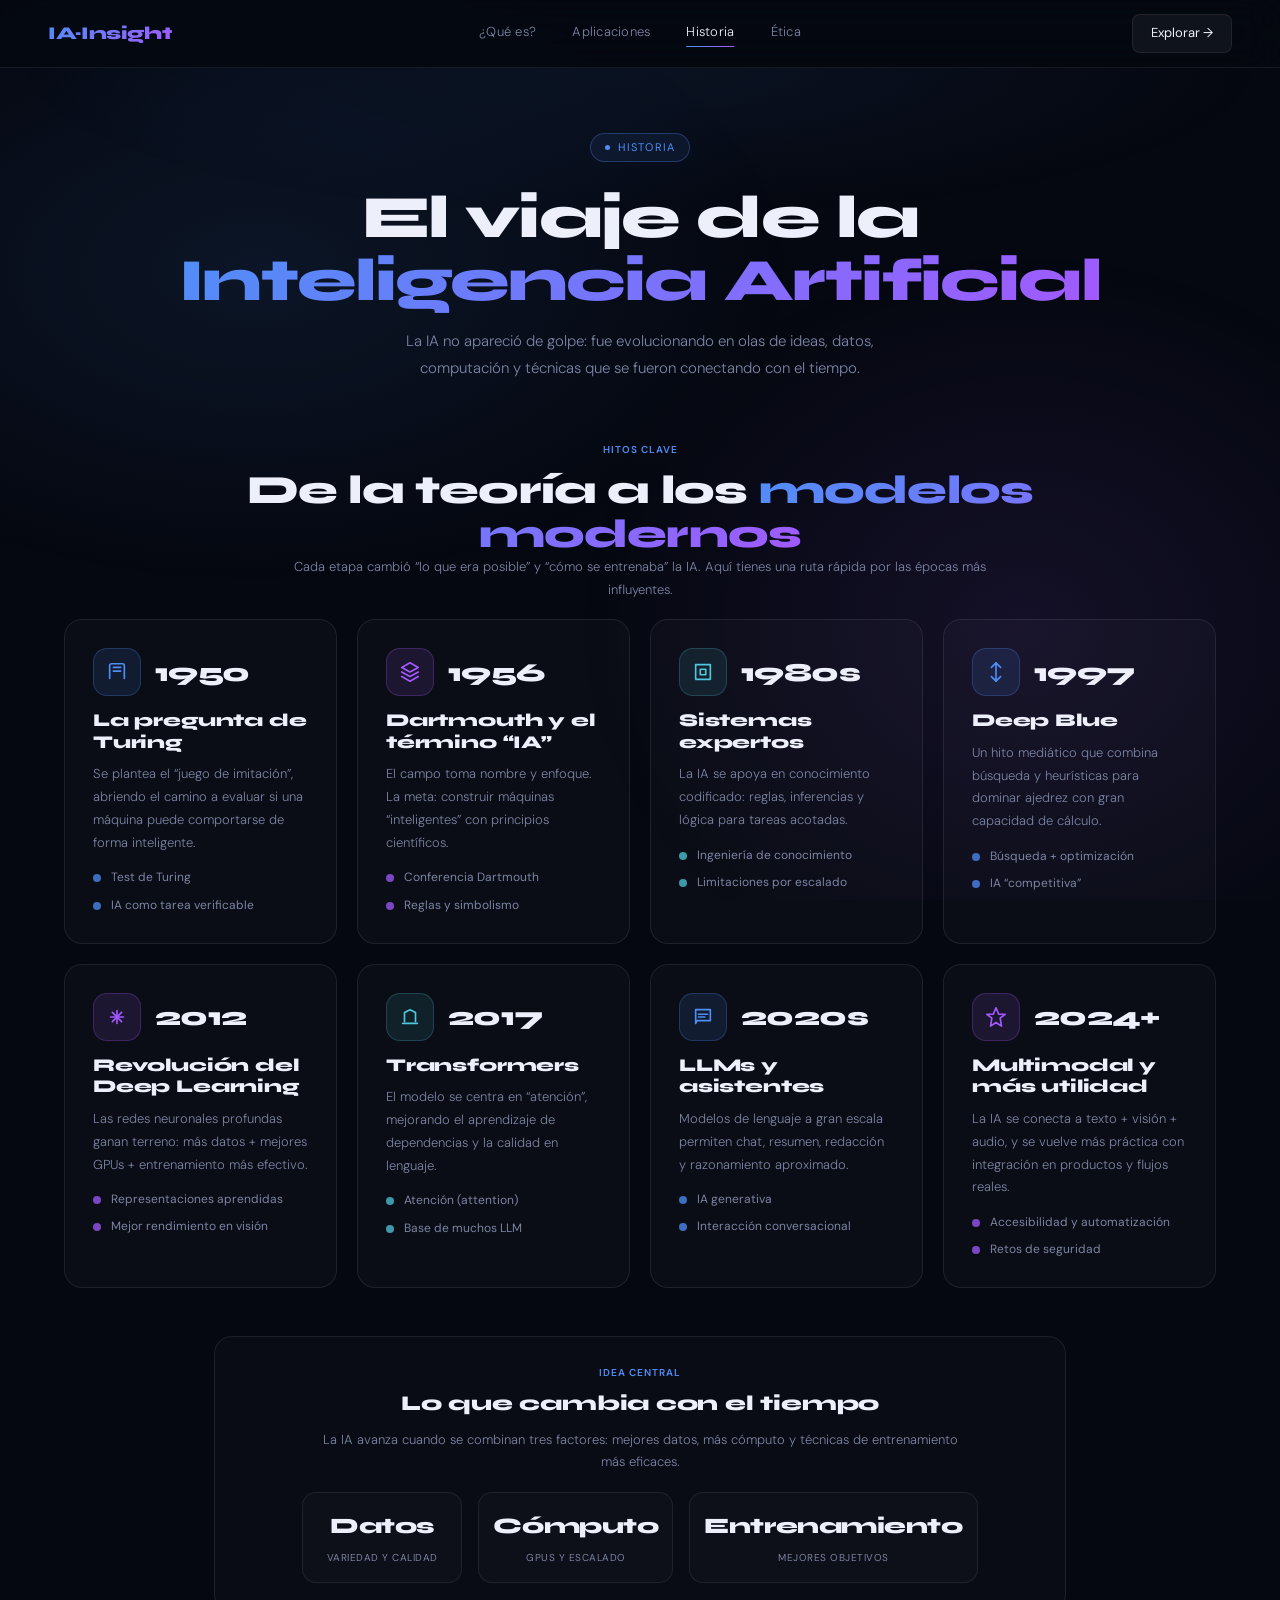
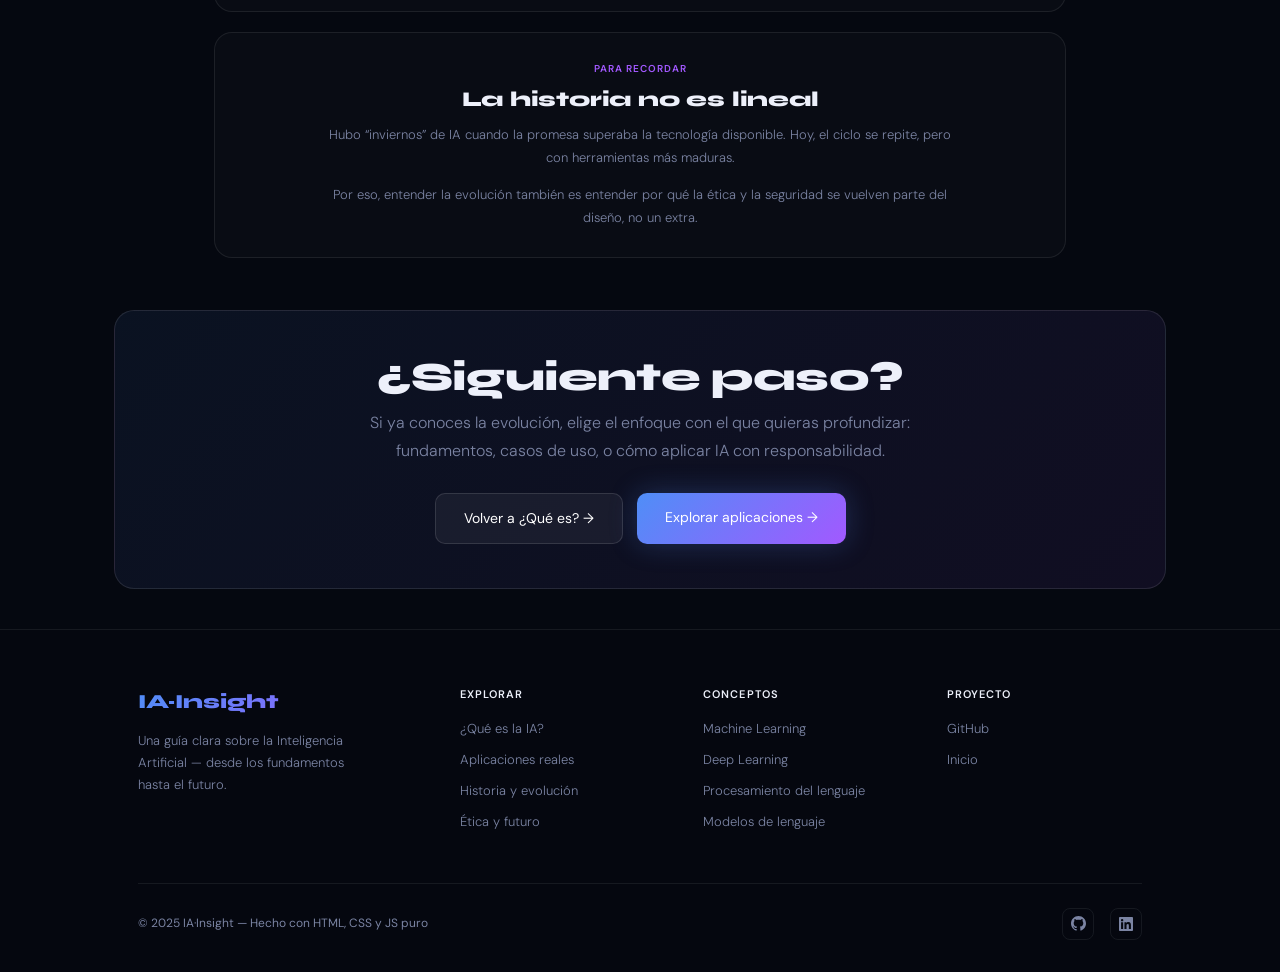
<file: ia-insight/pages/historia.html>
<!DOCTYPE html>
<html lang="es">
<head>
  <meta charset="UTF-8" />
  <meta name="viewport" content="width=device-width, initial-scale=1.0" />
  <meta name="description" content="Historia y evolución de la Inteligencia Artificial: hitos desde Turing y Dartmouth hasta Transformers y modelos modernos." />
  <title>IA·Insight — Historia</title>
  <link rel="preconnect" href="https://fonts.googleapis.com" />
  <link rel="preconnect" href="https://fonts.gstatic.com" crossorigin />
  <link href="https://fonts.googleapis.com/css2?family=Syne:wght@400;700;800&family=DM+Sans:ital,wght@0,300;0,400;1,300&display=swap" rel="stylesheet" />
  <link rel="stylesheet" href="../css/styles.css" />
  <link rel="stylesheet" href="../css/animations.css" />

  <style>
  *,*::before,*::after{box-sizing:border-box;margin:0;padding:0;}
  :root{
    --bg:#050810;--accent:#4F8EF7;--accent2:#A259FF;--teal:#4FC8DC;
    --text:#EDF0FA;--muted:#7B84A3;--border:rgba(255,255,255,0.07);
    --font-display:'Syne',sans-serif;--font-body:'DM Sans',sans-serif;
  }
  body{background:var(--bg);font-family:var(--font-body);color:var(--text);overflow-x:hidden;}
  .gradient-text{background:linear-gradient(135deg,var(--accent),var(--accent2));-webkit-background-clip:text;-webkit-text-fill-color:transparent;background-clip:text;}
  h2{font-family:var(--font-display);font-weight:800;font-size:clamp(24px,3.5vw,40px);line-height:1.1;letter-spacing:-.02em;}
  h3{font-family:var(--font-display);font-weight:800;font-size:21px;line-height:1.2;letter-spacing:-.01em;}
  p{color:var(--muted);font-weight:300;line-height:1.75;}

  /* HERO */
  .hero{padding:64px 24px 48px;text-align:center;position:relative;}
  .hero::before{content:'';position:absolute;inset:0;background:radial-gradient(ellipse 70% 60% at 50% 0%,rgba(79,142,247,0.08),transparent 70%);pointer-events:none;}
  .badge{display:inline-flex;align-items:center;gap:8px;font-size:11px;letter-spacing:.1em;text-transform:uppercase;color:var(--accent);border:1px solid rgba(79,142,247,0.3);background:rgba(79,142,247,0.08);padding:5px 14px;border-radius:100px;margin-bottom:24px;}
  .dot{width:5px;height:5px;border-radius:50%;background:var(--accent);animation:pulse 2s infinite;}
  @keyframes pulse{0%,100%{opacity:1}50%{opacity:.4}}
  .hero h1{font-family:var(--font-display);font-size:clamp(32px,5vw,60px);font-weight:800;line-height:1.05;letter-spacing:-.03em;margin-bottom:16px;}
  .hero p{max-width:560px;margin:0 auto;font-size:15px;}

  /* SECTION HEADER */
  .section-head{padding:0 24px;margin:6px auto 18px;max-width:1100px;text-align:center;}
  .kicker{display:inline-block;font-size:10px;font-weight:600;letter-spacing:.1em;text-transform:uppercase;color:var(--accent);margin-bottom:10px;}
  .section-desc{max-width:720px;margin:0 auto;font-size:13px;}

  /* MILESTONES */
  .milestones{max-width:1200px;margin:0 auto;padding:0 24px 48px;}
  .timeline-grid{display:grid;grid-template-columns:repeat(4,1fr);gap:20px;margin-top:18px;}
  .mile{background:rgba(255,255,255,0.025);border:1px solid rgba(255,255,255,0.08);border-radius:18px;padding:28px;transition:transform .3s,box-shadow .3s,border-color .3s;}
  .mile:hover{transform:translateY(-6px);border-color:rgba(79,142,247,0.25);box-shadow:0 20px 50px rgba(79,142,247,0.10);}
  .mile-top{display:flex;align-items:center;gap:14px;margin-bottom:14px;}
  .year{
    font-family:var(--font-display);
    font-size:26px;
    font-weight:800;
    letter-spacing:-.02em;
    color:var(--text);
  }
  .chip{width:48px;height:48px;border-radius:14px;display:flex;align-items:center;justify-content:center;border:1px solid rgba(255,255,255,0.10);background:rgba(255,255,255,0.03);}
  .chip-blue{border-color:rgba(79,142,247,0.25);background:rgba(79,142,247,0.12);}
  .chip-purple{border-color:rgba(162,89,255,0.25);background:rgba(162,89,255,0.12);}
  .chip-teal{border-color:rgba(79,200,220,0.22);background:rgba(79,200,220,0.10);}
  .chip-warn{border-color:rgba(255,176,32,0.25);background:rgba(255,176,32,0.10);}
  .mile h3{font-size:18px;margin-bottom:10px;}
  .mile p{font-size:13px;margin-bottom:0;}
  .mile ul{margin-top:14px;display:flex;flex-direction:column;gap:8px;list-style:none;}
  .mile li{display:flex;gap:10px;align-items:flex-start;font-size:12px;color:var(--muted);line-height:1.6;}
  .bullet{width:8px;height:8px;border-radius:4px;background:rgba(79,142,247,0.75);margin-top:6px;flex-shrink:0;}
  .bullet-purple{background:rgba(162,89,255,0.75);}
  .bullet-teal{background:rgba(79,200,220,0.75);}
  .bullet-warn{background:rgba(255,176,32,0.85);}

  /* RECAP */
  .recap-section{width:100%;max-width:900px;margin:0 auto;padding:0 24px 52px;text-align:center;}
  .recap-grid{display:grid;grid-template-columns:1fr;gap:20px;}
  .recap-panel{background:rgba(255,255,255,0.02);border:1px solid rgba(255,255,255,0.08);border-radius:18px;padding:28px;text-align:center;}
  .recap-panel .tag{display:block;font-size:10px;font-weight:600;letter-spacing:.1em;text-transform:uppercase;margin-bottom:10px;text-align:center;}
  .tag-blue{color:var(--accent);}
  .tag-purple{color:var(--accent2);}
  .tag-teal{color:var(--teal);}
  .recap-panel h3{margin-bottom:12px;text-align:center;}
  .recap-panel p{font-size:13px;text-align:center;max-width:640px;margin-left:auto;margin-right:auto;}
  .recap-panel .stat-row{margin-top:18px;display:flex;gap:16px;justify-content:center;flex-wrap:wrap;}
  .recap-stat{min-width:160px;background:rgba(255,255,255,0.02);border:1px solid var(--border);border-radius:14px;padding:16px 14px;text-align:center;}
  .recap-stat-num{font-family:var(--font-display);font-weight:800;font-size:22px;letter-spacing:-.02em;color:var(--text);}
  .recap-stat-label{margin-top:6px;font-size:10px;text-transform:uppercase;letter-spacing:.05em;color:var(--muted);}

  /* CTA */
  .cta-wrap{max-width:1100px;margin:0 auto 40px;padding:0 24px;}
  .cta-box{background:linear-gradient(135deg,rgba(79,142,247,0.08),rgba(162,89,255,0.08));border:1px solid rgba(255,255,255,0.10);border-radius:20px;padding:44px;text-align:center;}
  .cta-box h2{text-align:center;}
  .cta-box p{max-width:620px;margin:0 auto 28px;text-align:center;}
  .btn{display:inline-block;padding:13px 28px;border-radius:10px;border:none;cursor:pointer;background:linear-gradient(135deg,var(--accent),var(--accent2));color:#fff;font-family:var(--font-body);font-size:14px;transition:transform .2s,box-shadow .2s;box-shadow:0 0 28px rgba(79,142,247,0.25);text-decoration:none;}
  .btn:hover{transform:translateY(-2px);box-shadow:0 0 40px rgba(79,142,247,0.4);}
  .btn-ghost{background:rgba(255,255,255,0.05);box-shadow:none;border:1px solid rgba(255,255,255,0.12);}
  .btn-ghost:hover{background:rgba(255,255,255,0.08);box-shadow:none;}

  @media(max-width:1100px){.timeline-grid{grid-template-columns:repeat(2,1fr);}}
  @media(max-width:640px){
    .timeline-grid{grid-template-columns:1fr;}
  }
  </style>
</head>
<body>
  <div class="mesh" aria-hidden="true"></div>

  <!-- ── NAVBAR ── -->
  <nav role="navigation" aria-label="Navegación principal">
    <a href="../index.html" class="nav-logo gradient-text" aria-label="IA·Insight — Inicio">IA·Insight</a>

    <div class="nav-links" aria-hidden="true">
      <a href="sobre-ia.html">¿Qué es?</a>
      <a href="aplicaciones.html">Aplicaciones</a>
      <a href="historia.html">Historia</a>
      <a href="etica.html">Ética</a>
    </div>

    <div class="nav-right">
      <a href="sobre-ia.html" class="nav-cta">Explorar →</a>
      <button class="nav-hamburger" id="nav-hamburger" aria-label="Abrir menú" aria-expanded="false" aria-controls="nav-mobile">
        <span></span><span></span><span></span>
      </button>
    </div>
  </nav>

  <!-- ── MENÚ MÓVIL ── -->
  <div class="nav-mobile" id="nav-mobile" role="dialog" aria-label="Menú móvil">
    <a href="sobre-ia.html">¿Qué es la IA? <span>→</span></a>
    <a href="aplicaciones.html">Aplicaciones <span>→</span></a>
    <a href="historia.html">Historia <span>→</span></a>
    <a href="etica.html">Ética y futuro <span>→</span></a>
    <button class="nav-mobile-cta" data-href="sobre-ia.html">Comenzar a explorar</button>
  </div>

  <main style="position:relative;z-index:10;padding-top:68px;">

    <!-- HERO -->
    <div class="hero">
      <div class="badge"><span class="dot"></span>Historia</div>
      <h1>El viaje de la<br><span class="gradient-text">Inteligencia Artificial</span></h1>
      <p>La IA no apareció de golpe: fue evolucionando en olas de ideas, datos, computación y técnicas que se fueron conectando con el tiempo.</p>
    </div>

    <!-- HITOS -->
    <div class="section-head">
      <span class="kicker">Hitos clave</span>
      <h2>De la teoría a los <span class="gradient-text">modelos modernos</span></h2>
      <p class="section-desc">Cada etapa cambió “lo que era posible” y “cómo se entrenaba” la IA. Aquí tienes una ruta rápida por las épocas más influyentes.</p>
    </div>

    <div class="milestones">
      <div class="timeline-grid">

        <div class="mile">
          <div class="mile-top">
            <div class="chip chip-blue" aria-hidden="true">
              <svg width="22" height="22" viewBox="0 0 24 24" fill="none" stroke="#4F8EF7" stroke-width="1.8" stroke-linecap="round" stroke-linejoin="round">
                <path d="M4 19V5a2 2 0 0 1 2-2h12a2 2 0 0 1 2 2v14"/>
                <path d="M8 7h8"/>
                <path d="M8 11h8"/>
              </svg>
            </div>
            <div class="year">1950</div>
          </div>
          <h3>La pregunta de Turing</h3>
          <p>Se plantea el “juego de imitación”, abriendo el camino a evaluar si una máquina puede comportarse de forma inteligente.</p>
          <ul>
            <li><span class="bullet"></span>Test de Turing</li>
            <li><span class="bullet"></span>IA como tarea verificable</li>
          </ul>
        </div>

        <div class="mile">
          <div class="mile-top">
            <div class="chip chip-purple" aria-hidden="true">
              <svg width="22" height="22" viewBox="0 0 24 24" fill="none" stroke="#A259FF" stroke-width="1.8" stroke-linecap="round" stroke-linejoin="round">
                <path d="M12 2l9 5-9 5-9-5 9-5z"/>
                <path d="M3 12l9 5 9-5"/>
                <path d="M3 17l9 5 9-5"/>
              </svg>
            </div>
            <div class="year">1956</div>
          </div>
          <h3>Dartmouth y el término “IA”</h3>
          <p>El campo toma nombre y enfoque. La meta: construir máquinas “inteligentes” con principios científicos.</p>
          <ul>
            <li><span class="bullet bullet-purple"></span>Conferencia Dartmouth</li>
            <li><span class="bullet bullet-purple"></span>Reglas y simbolismo</li>
          </ul>
        </div>

        <div class="mile">
          <div class="mile-top">
            <div class="chip chip-teal" aria-hidden="true">
              <svg width="22" height="22" viewBox="0 0 24 24" fill="none" stroke="#4FC8DC" stroke-width="1.8" stroke-linecap="round" stroke-linejoin="round">
                <path d="M4 4h16v16H4z"/>
                <path d="M9 9h6v6H9z"/>
              </svg>
            </div>
            <div class="year">1980s</div>
          </div>
          <h3>Sistemas expertos</h3>
          <p>La IA se apoya en conocimiento codificado: reglas, inferencias y lógica para tareas acotadas.</p>
          <ul>
            <li><span class="bullet bullet-teal"></span>Ingeniería de conocimiento</li>
            <li><span class="bullet bullet-teal"></span>Limitaciones por escalado</li>
          </ul>
        </div>

        <div class="mile">
          <div class="mile-top">
            <div class="chip chip-blue" aria-hidden="true">
              <svg width="22" height="22" viewBox="0 0 24 24" fill="none" stroke="#4F8EF7" stroke-width="1.8" stroke-linecap="round" stroke-linejoin="round">
                <path d="M12 2v20"/>
                <path d="M17 7l-5-5-5 5"/>
                <path d="M7 17l5 5 5-5"/>
              </svg>
            </div>
            <div class="year">1997</div>
          </div>
          <h3>Deep Blue</h3>
          <p>Un hito mediático que combina búsqueda y heurísticas para dominar ajedrez con gran capacidad de cálculo.</p>
          <ul>
            <li><span class="bullet"></span>Búsqueda + optimización</li>
            <li><span class="bullet"></span>IA “competitiva”</li>
          </ul>
        </div>

        <div class="mile">
          <div class="mile-top">
            <div class="chip chip-purple" aria-hidden="true">
              <svg width="22" height="22" viewBox="0 0 24 24" fill="none" stroke="#A259FF" stroke-width="1.8" stroke-linecap="round" stroke-linejoin="round">
                <path d="M5 12h14"/>
                <path d="M12 5v14"/>
                <path d="M7 7l10 10"/>
                <path d="M17 7L7 17"/>
              </svg>
            </div>
            <div class="year">2012</div>
          </div>
          <h3>Revolución del Deep Learning</h3>
          <p>Las redes neuronales profundas ganan terreno: más datos + mejores GPUs + entrenamiento más efectivo.</p>
          <ul>
            <li><span class="bullet bullet-purple"></span>Representaciones aprendidas</li>
            <li><span class="bullet bullet-purple"></span>Mejor rendimiento en visión</li>
          </ul>
        </div>

        <div class="mile">
          <div class="mile-top">
            <div class="chip chip-teal" aria-hidden="true">
              <svg width="22" height="22" viewBox="0 0 24 24" fill="none" stroke="#4FC8DC" stroke-width="1.8" stroke-linecap="round" stroke-linejoin="round">
                <path d="M4 19h16"/>
                <path d="M6 17V7l6-3 6 3v10"/>
              </svg>
            </div>
            <div class="year">2017</div>
          </div>
          <h3>Transformers</h3>
          <p>El modelo se centra en “atención”, mejorando el aprendizaje de dependencias y la calidad en lenguaje.</p>
          <ul>
            <li><span class="bullet bullet-teal"></span>Atención (attention)</li>
            <li><span class="bullet bullet-teal"></span>Base de muchos LLM</li>
          </ul>
        </div>

        <div class="mile">
          <div class="mile-top">
            <div class="chip chip-blue" aria-hidden="true">
              <svg width="22" height="22" viewBox="0 0 24 24" fill="none" stroke="#4F8EF7" stroke-width="1.8" stroke-linecap="round" stroke-linejoin="round">
                <path d="M4 4h16v12H5.5L4 19z"/>
                <path d="M7 9h10"/>
                <path d="M7 12h7"/>
              </svg>
            </div>
            <div class="year">2020s</div>
          </div>
          <h3>LLMs y asistentes</h3>
          <p>Modelos de lenguaje a gran escala permiten chat, resumen, redacción y razonamiento aproximado.</p>
          <ul>
            <li><span class="bullet"></span>IA generativa</li>
            <li><span class="bullet"></span>Interacción conversacional</li>
          </ul>
        </div>

        <div class="mile">
          <div class="mile-top">
            <div class="chip chip-purple" aria-hidden="true">
              <svg width="22" height="22" viewBox="0 0 24 24" fill="none" stroke="#A259FF" stroke-width="1.8" stroke-linecap="round" stroke-linejoin="round">
                <path d="M12 2l3 7h7l-5.5 4.2L18 22l-6-4-6 4 1.5-8.8L2 9h7z"/>
              </svg>
            </div>
            <div class="year">2024+</div>
          </div>
          <h3>Multimodal y más utilidad</h3>
          <p>La IA se conecta a texto + visión + audio, y se vuelve más práctica con integración en productos y flujos reales.</p>
          <ul>
            <li><span class="bullet bullet-purple"></span>Accesibilidad y automatización</li>
            <li><span class="bullet bullet-purple"></span>Retos de seguridad</li>
          </ul>
        </div>

      </div>
    </div>

    <!-- RECAP -->
    <section class="recap-section" aria-label="Resumen">
      <div class="recap-grid">
        <div class="recap-panel reveal">
          <div class="tag tag-blue">Idea central</div>
          <h3>Lo que cambia con el tiempo</h3>
          <p>La IA avanza cuando se combinan tres factores: mejores datos, más cómputo y técnicas de entrenamiento más eficaces.</p>
          <div class="stat-row">
            <div class="recap-stat">
              <div class="recap-stat-num">Datos</div>
              <div class="recap-stat-label">variedad y calidad</div>
            </div>
            <div class="recap-stat">
              <div class="recap-stat-num">Cómputo</div>
              <div class="recap-stat-label">GPUs y escalado</div>
            </div>
            <div class="recap-stat">
              <div class="recap-stat-num">Entrenamiento</div>
              <div class="recap-stat-label">mejores objetivos</div>
            </div>
          </div>
        </div>

        <div class="recap-panel reveal reveal-delay-1">
          <div class="tag tag-purple">Para recordar</div>
          <h3>La historia no es lineal</h3>
          <p>Hubo “inviernos” de IA cuando la promesa superaba la tecnología disponible. Hoy, el ciclo se repite, pero con herramientas más maduras.</p>
          <p style="margin-top:14px;font-size:13px;">
            Por eso, entender la evolución también es entender por qué la ética y la seguridad se vuelven parte del diseño, no un extra.
          </p>
        </div>
      </div>
    </section>

    <!-- CTA -->
    <div class="cta-wrap">
      <div class="cta-box">
        <h2 style="margin-bottom:10px;">¿Siguiente paso?</h2>
        <p>Si ya conoces la evolución, elige el enfoque con el que quieras profundizar: fundamentos, casos de uso, o cómo aplicar IA con responsabilidad.</p>
        <div style="display:flex;gap:14px;justify-content:center;flex-wrap:wrap;">
          <a href="sobre-ia.html" class="btn btn-ghost">Volver a ¿Qué es? →</a>
          <a href="aplicaciones.html" class="btn">Explorar aplicaciones →</a>
        </div>
      </div>
    </div>

  </main>

  <!-- ── FOOTER ── -->
  <footer>
    <div class="footer-inner">
      <div class="footer-top">
        <div class="footer-brand">
          <div class="footer-logo gradient-text">IA·Insight</div>
          <p>Una guía clara sobre la Inteligencia Artificial — desde los fundamentos hasta el futuro.</p>
        </div>
        <div class="footer-col">
          <div class="footer-col-title">Explorar</div>
          <a href="sobre-ia.html">¿Qué es la IA?</a>
          <a href="aplicaciones.html">Aplicaciones reales</a>
          <a href="historia.html">Historia y evolución</a>
          <a href="etica.html">Ética y futuro</a>
        </div>
        <div class="footer-col">
          <div class="footer-col-title">Conceptos</div>
          <a href="sobre-ia.html#ml">Machine Learning</a>
          <a href="sobre-ia.html#dl">Deep Learning</a>
          <a href="sobre-ia.html#nlp">Procesamiento del lenguaje</a>
          <a href="sobre-ia.html#llm">Modelos de lenguaje</a>
        </div>
        <div class="footer-col">
          <div class="footer-col-title">Proyecto</div>
          <a href="https://github.com" target="_blank" rel="noopener">GitHub</a>
          <a href="../index.html">Inicio</a>
        </div>
      </div>
      <div class="footer-bottom">
        <span>© 2025 IA·Insight — Hecho con HTML, CSS y JS puro</span>
        <div class="footer-socials">
          <a href="https://github.com" target="_blank" rel="noopener" aria-label="GitHub">
            <svg width="15" height="15" viewBox="0 0 24 24" fill="currentColor"><path d="M12 0C5.37 0 0 5.37 0 12c0 5.3 3.438 9.8 8.205 11.385.6.113.82-.258.82-.577 0-.285-.01-1.04-.015-2.04-3.338.724-4.042-1.61-4.042-1.61-.546-1.385-1.335-1.755-1.335-1.755-1.087-.744.084-.729.084-.729 1.205.084 1.838 1.236 1.838 1.236 1.07 1.835 2.809 1.305 3.495.998.108-.776.417-1.305.76-1.605-2.665-.3-5.466-1.332-5.466-5.93 0-1.31.465-2.38 1.235-3.22-.135-.303-.54-1.523.105-3.176 0 0 1.005-.322 3.3 1.23.96-.267 1.98-.399 3-.405 1.02.006 2.04.138 3 .405 2.28-1.552 3.285-1.23 3.285-1.23.645 1.653.24 2.873.12 3.176.765.84 1.23 1.91 1.23 3.22 0 4.61-2.805 5.625-5.475 5.92.42.36.81 1.096.81 2.22 0 1.606-.015 2.896-.015 3.286 0 .315.21.69.825.57C20.565 21.795 24 17.295 24 12c0-6.63-5.37-12-12-12"/></svg>
          </a>
          <a href="https://linkedin.com" target="_blank" rel="noopener" aria-label="LinkedIn">
            <svg width="14" height="14" viewBox="0 0 24 24" fill="currentColor"><path d="M20.447 20.452h-3.554v-5.569c0-1.328-.027-3.037-1.852-3.037-1.853 0-2.136 1.445-2.136 2.939v5.667H9.351V9h3.414v1.561h.046c.477-.9 1.637-1.85 3.37-1.85 3.601 0 4.267 2.37 4.267 5.455v6.286zM5.337 7.433a2.062 2.062 0 01-2.063-2.065 2.064 2.064 0 112.063 2.065zm1.782 13.019H3.555V9h3.564v11.452zM22.225 0H1.771C.792 0 0 .774 0 1.729v20.542C0 23.227.792 24 1.771 24h20.451C23.2 24 24 23.227 24 22.271V1.729C24 .774 23.2 0 22.222 0h.003z"/></svg>
          </a>
        </div>
      </div>
    </div>
  </footer>

  <script src="../js/main.js"></script>
</body>
</html>
</file>
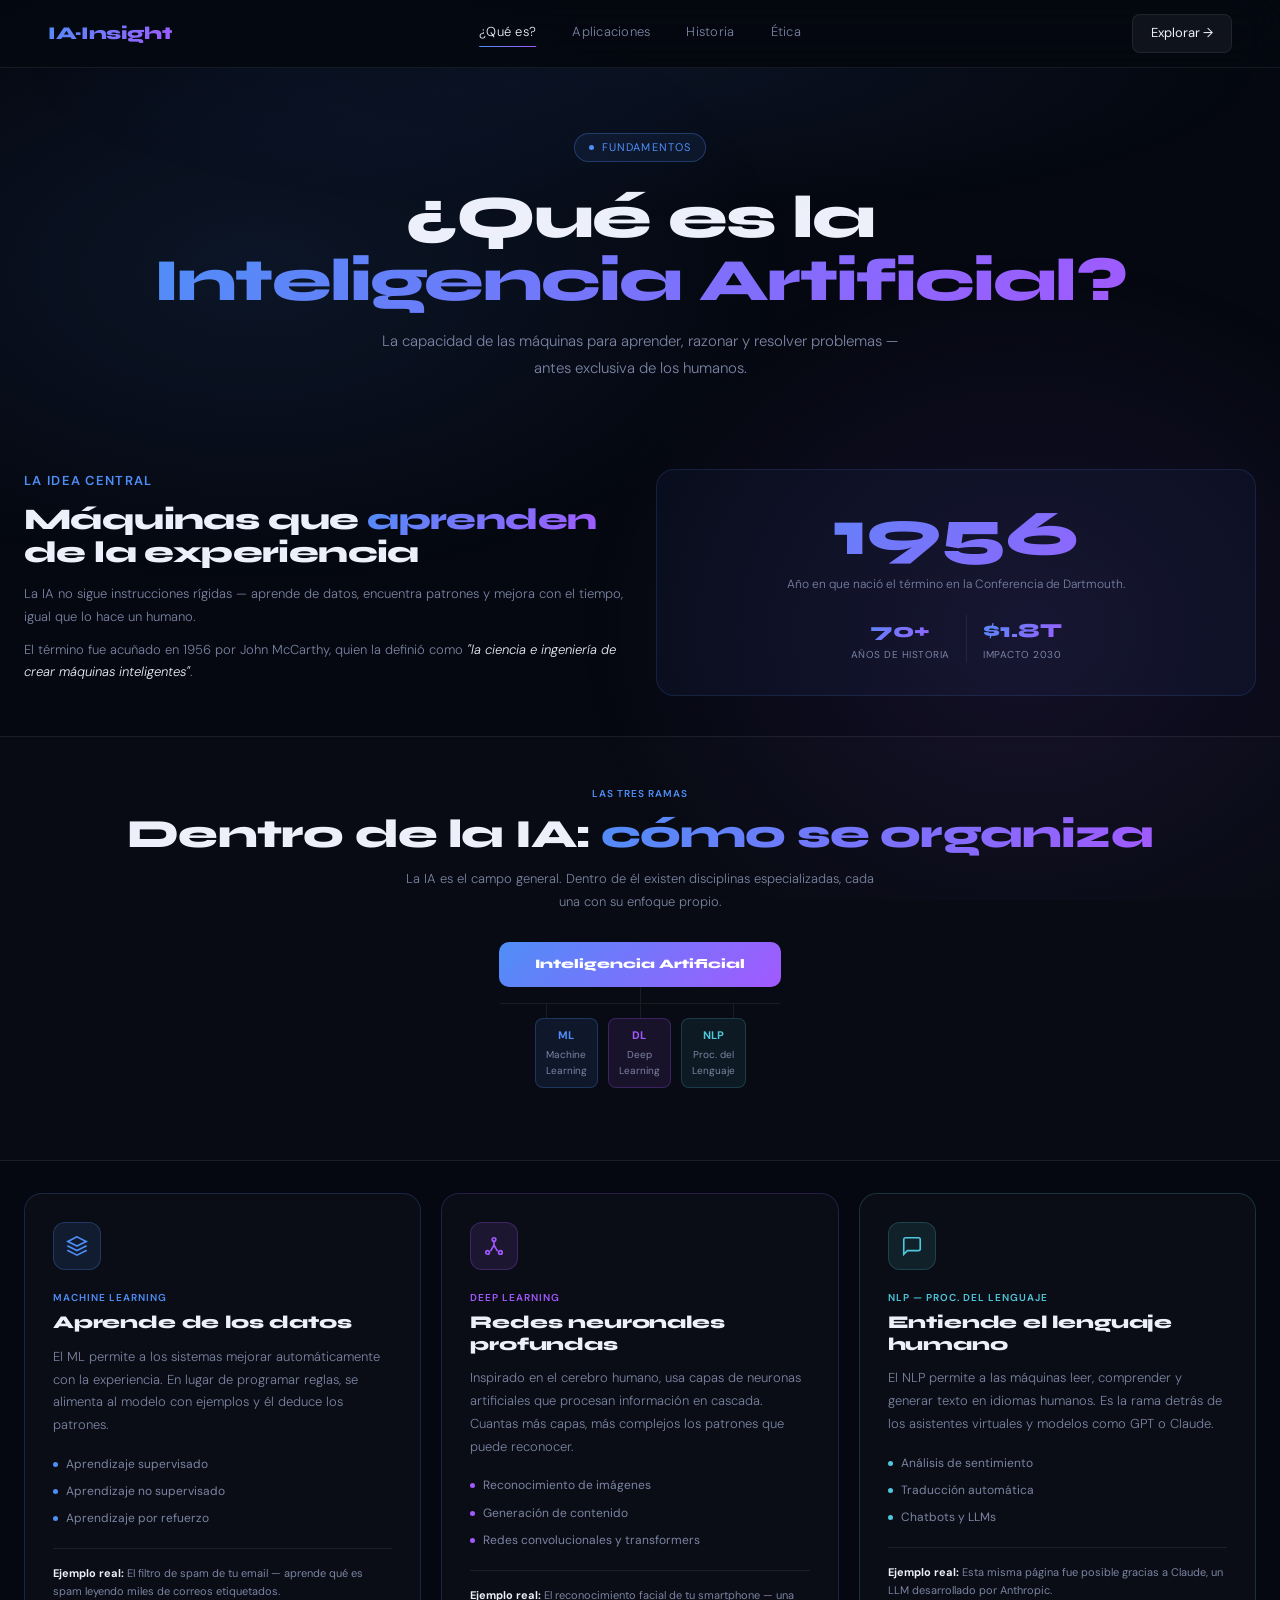
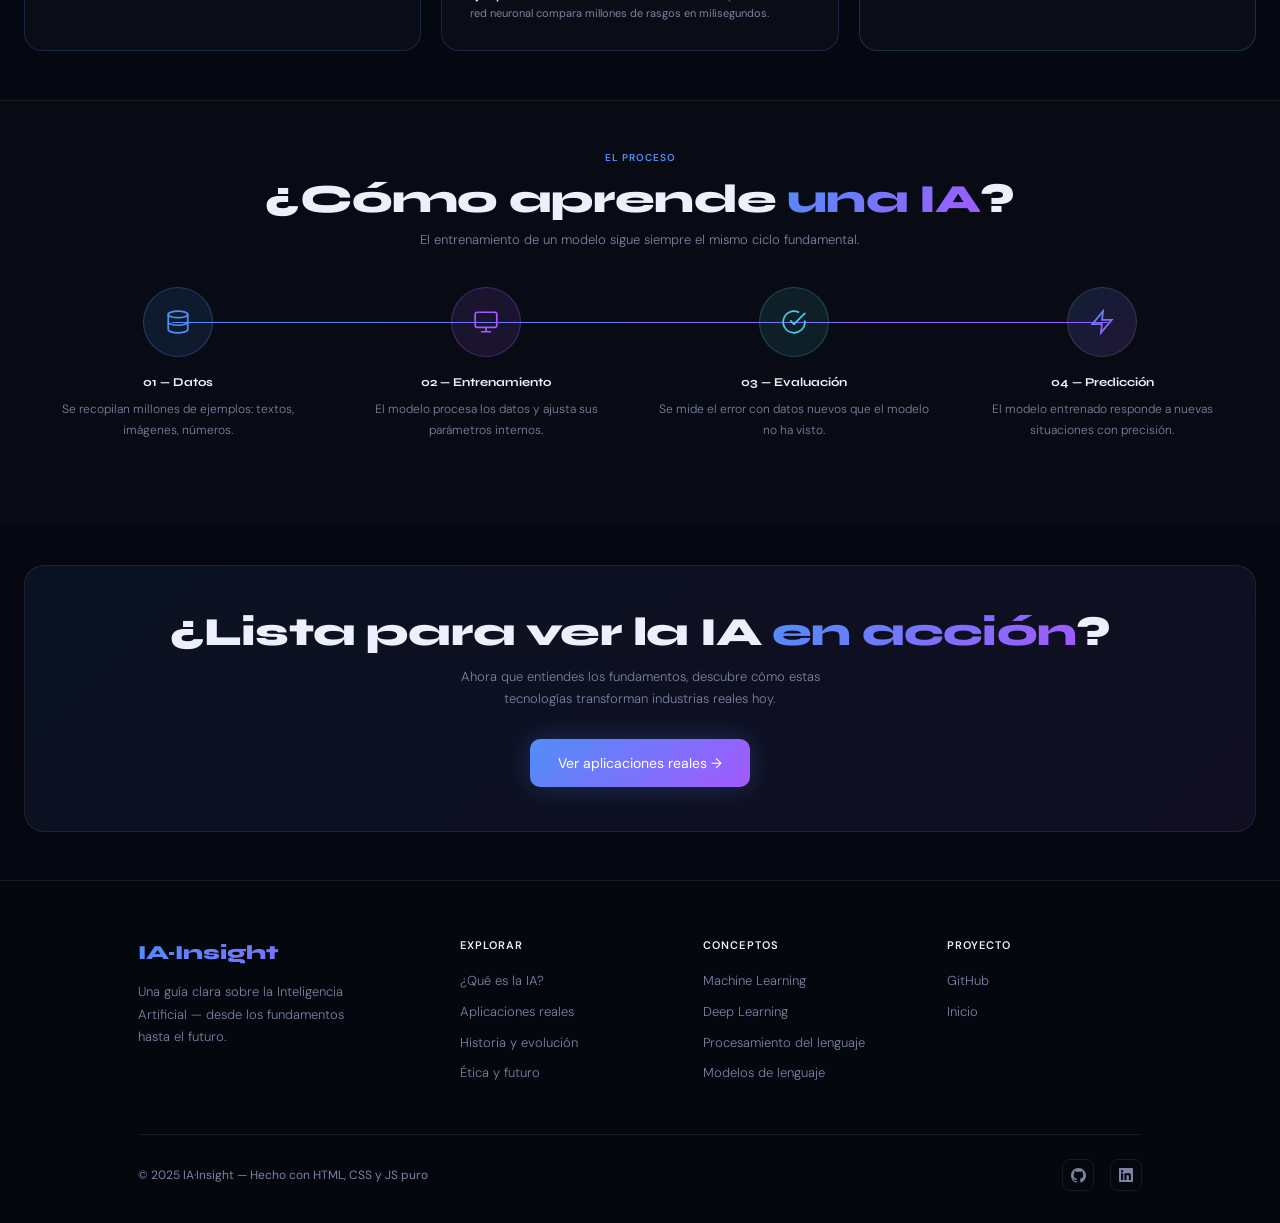
<file: ia-insight/pages/sobre-ia.html>
<!DOCTYPE html>
<html lang="es">
<head>
  <meta charset="UTF-8" />
  <meta name="viewport" content="width=device-width, initial-scale=1.0" />
  <meta name="description" content="Conoce qué es la Inteligencia Artificial, sus ramas principales (ML, DL, NLP) y cómo aprende a partir de datos." />
  <title>IA·Insight — ¿Qué es la IA?</title>
  <link rel="preconnect" href="https://fonts.googleapis.com" />
  <link rel="preconnect" href="https://fonts.gstatic.com" crossorigin />
  <link href="https://fonts.googleapis.com/css2?family=Syne:wght@400;700;800&family=DM+Sans:ital,wght@0,300;0,400;1,300&display=swap" rel="stylesheet" />
  <link rel="stylesheet" href="../css/styles.css" />
  <link rel="stylesheet" href="../css/animations.css" />

  <style>
  *,*::before,*::after{box-sizing:border-box;margin:0;padding:0;}
  :root{
    --bg:#050810;--accent:#4F8EF7;--accent2:#A259FF;--teal:#4FC8DC;
    --text:#EDF0FA;--muted:#7B84A3;--border:rgba(255,255,255,0.07);
    --font-display:'Syne',sans-serif;--font-body:'DM Sans',sans-serif;
  }
  body{background:var(--bg);font-family:var(--font-body);color:var(--text);overflow-x:hidden;}
  .gradient-text{background:linear-gradient(135deg,var(--accent),var(--accent2));-webkit-background-clip:text;-webkit-text-fill-color:transparent;background-clip:text;}
  h2{font-family:var(--font-display);font-weight:800;font-size:clamp(24px,3.5vw,40px);line-height:1.1;letter-spacing:-.02em;}
  h3{font-family:var(--font-display);font-weight:800;font-size:21px;line-height:1.2;letter-spacing:-.01em;}
  p{color:var(--muted);font-weight:300;line-height:1.75;}

  /* HERO */
  .hero{padding:64px 24px 48px;text-align:center;position:relative;}
  .hero::before{content:'';position:absolute;inset:0;background:radial-gradient(ellipse 70% 60% at 50% 0%,rgba(79,142,247,0.08),transparent 70%);pointer-events:none;}
  .badge{display:inline-flex;align-items:center;gap:8px;font-size:11px;letter-spacing:.1em;text-transform:uppercase;color:var(--accent);border:1px solid rgba(79,142,247,0.3);background:rgba(79,142,247,0.08);padding:5px 14px;border-radius:100px;margin-bottom:24px;}
  .dot{width:5px;height:5px;border-radius:50%;background:var(--accent);animation:pulse 2s infinite;}
  @keyframes pulse{0%,100%{opacity:1}50%{opacity:.4}}
  .hero h1{font-family:var(--font-display);font-size:clamp(32px,5vw,60px);font-weight:800;line-height:1.05;letter-spacing:-.03em;margin-bottom:16px;}
  .hero p{max-width:520px;margin:0 auto;font-size:15px;}

  /* DEFINICIÓN */
  .def-grid{display:grid;grid-template-columns:1fr 1fr;gap:32px;align-items:center;padding:40px 24px;}
  .def-label{font-size:10px;font-weight:600;letter-spacing:.1em;text-transform:uppercase;color:var(--accent);margin-bottom:12px;}
  .def-grid h2{margin-bottom:14px;font-size:clamp(20px,2.5vw,30px);}
  .def-grid p{font-size:13px;margin-bottom:10px;}
  .stat-box{background:rgba(79,142,247,0.05);border:1px solid rgba(79,142,247,0.15);border-radius:18px;padding:32px;text-align:center;}
  .stat-year{font-family:var(--font-display);font-size:64px;font-weight:800;line-height:1;margin-bottom:8px;}
  .stat-box p{font-size:12px;margin-bottom:20px;}
  .stat-row{display:flex;gap:16px;justify-content:center;}
  .stat-item{text-align:center;}
  .stat-num{font-family:var(--font-display);font-size:20px;font-weight:800;}
  .stat-label{font-size:10px;color:var(--muted);text-transform:uppercase;letter-spacing:.05em;}
  .divider{width:1px;background:var(--border);}

  /* RAMA HEADER */
  .rama-header{text-align:center;padding:48px 24px 36px;background:rgba(255,255,255,0.015);border-top:1px solid var(--border);border-bottom:1px solid var(--border);}
  .rama-header p.sub{font-size:10px;font-weight:600;letter-spacing:.1em;text-transform:uppercase;color:var(--accent);margin-bottom:10px;}
  .rama-header p.desc{max-width:480px;margin:12px auto 0;font-size:13px;}

  /* TREE */
  .tree{display:flex;flex-direction:column;align-items:center;margin:0 auto 36px;width:fit-content;}
  .tree-root{background:linear-gradient(135deg,var(--accent),var(--accent2));border-radius:10px;padding:12px 36px;font-family:var(--font-display);font-weight:800;font-size:13px;color:#fff;}
  .tree-line{width:1px;height:16px;background:var(--border);}
  .tree-hz{width:280px;height:1px;background:var(--border);}
  .tree-connectors{display:flex;justify-content:space-between;width:280px;}
  .tree-connector{width:1px;height:14px;background:var(--border);}
  .tree-nodes{display:flex;gap:10px;}
  .tree-node{flex:1;border-radius:8px;padding:8px 10px;text-align:center;font-size:10px;}
  .tree-node .node-tag{font-size:11px;font-weight:700;margin-bottom:3px;}
  .tree-node .node-name{font-size:10px;color:var(--muted);}
  .ml-node{background:rgba(79,142,247,0.1);border:1px solid rgba(79,142,247,0.25);}
  .dl-node{background:rgba(162,89,255,0.1);border:1px solid rgba(162,89,255,0.25);}
  .nlp-node{background:rgba(79,200,220,0.08);border:1px solid rgba(79,200,220,0.2);}

  /* CARDS */
  .cards-grid{display:grid;grid-template-columns:repeat(3,1fr);gap:20px;padding:0 24px 48px;}
  .card{border-radius:18px;padding:28px;transition:transform .3s,box-shadow .3s,border-color .3s;cursor:default;}
  .card:hover{transform:translateY(-6px);}
  .card-ml{background:rgba(255,255,255,0.025);border:1px solid rgba(79,142,247,0.2);}
  .card-ml:hover{box-shadow:0 20px 50px rgba(79,142,247,0.12);border-color:rgba(79,142,247,0.45);}
  .card-dl{background:rgba(255,255,255,0.025);border:1px solid rgba(162,89,255,0.2);}
  .card-dl:hover{box-shadow:0 20px 50px rgba(162,89,255,0.12);border-color:rgba(162,89,255,0.45);}
  .card-nlp{background:rgba(255,255,255,0.025);border:1px solid rgba(79,200,220,0.2);}
  .card-nlp:hover{box-shadow:0 20px 50px rgba(79,200,220,0.10);border-color:rgba(79,200,220,0.45);}
  .card-icon{width:48px;height:48px;border-radius:12px;display:flex;align-items:center;justify-content:center;margin-bottom:20px;}
  .icon-ml{background:rgba(79,142,247,0.12);border:1px solid rgba(79,142,247,0.25);}
  .icon-dl{background:rgba(162,89,255,0.12);border:1px solid rgba(162,89,255,0.25);}
  .icon-nlp{background:rgba(79,200,220,0.10);border:1px solid rgba(79,200,220,0.2);}
  .card-tag{font-size:10px;font-weight:600;letter-spacing:.1em;text-transform:uppercase;margin-bottom:6px;}
  .tag-ml{color:var(--accent);}
  .tag-dl{color:var(--accent2);}
  .tag-nlp{color:var(--teal);}
  .card h3{margin-bottom:12px;font-size:18px;}
  .card p{font-size:13px;margin-bottom:18px;}
  .card-list{display:flex;flex-direction:column;gap:8px;margin-bottom:20px;}
  .card-list-item{display:flex;align-items:center;gap:8px;font-size:12px;color:var(--muted);}
  .dot-sm{width:5px;height:5px;border-radius:50%;flex-shrink:0;}
  .dot-ml{background:var(--accent);}
  .dot-dl{background:var(--accent2);}
  .dot-nlp{background:var(--teal);}
  .card-footer{padding-top:16px;border-top:1px solid var(--border);font-size:11px;color:var(--muted);}
  .card-footer strong{color:var(--text);}

  /* PROCESS */
  .process{padding:48px 24px;text-align:center;background:rgba(255,255,255,0.015);border-top:1px solid var(--border);}
  .process h2{margin-bottom:8px;}
  .process>.sub{font-size:10px;font-weight:600;letter-spacing:.1em;text-transform:uppercase;color:var(--accent);margin-bottom:10px;}
  .process p{max-width:440px;margin:0 auto 36px;font-size:13px;}
  .steps{display:grid;grid-template-columns:repeat(4,1fr);gap:0;position:relative;}
  .steps::before{content:'';position:absolute;top:35px;left:12%;right:12%;height:1px;background:linear-gradient(90deg,var(--accent),var(--accent2));}
  .step{text-align:center;padding:0 12px;position:relative;z-index:1;}
  .step-circle{width:70px;height:70px;border-radius:50%;display:flex;align-items:center;justify-content:center;margin:0 auto 16px;}
  .s1{background:rgba(79,142,247,0.12);border:1px solid rgba(79,142,247,0.3);}
  .s2{background:rgba(162,89,255,0.12);border:1px solid rgba(162,89,255,0.3);}
  .s3{background:rgba(79,200,220,0.1);border:1px solid rgba(79,200,220,0.25);}
  .s4{background:linear-gradient(135deg,rgba(79,142,247,0.15),rgba(162,89,255,0.15));border:1px solid rgba(255,255,255,0.12);}
  .step-num{font-family:var(--font-display);font-size:12px;font-weight:700;margin-bottom:6px;color:var(--text);}
  .step p{font-size:12px;}

  /* CTA */
  .cta-box{margin:0 24px 48px;background:linear-gradient(135deg,rgba(79,142,247,0.08),rgba(162,89,255,0.08));border:1px solid rgba(255,255,255,0.08);border-radius:20px;padding:44px;text-align:center;}
  .cta-box h2{margin-bottom:12px;}
  .cta-box p{max-width:400px;margin:0 auto 28px;font-size:13px;}
  .btn{display:inline-block;padding:13px 28px;border-radius:10px;border:none;cursor:pointer;background:linear-gradient(135deg,var(--accent),var(--accent2));color:#fff;font-family:var(--font-body);font-size:14px;transition:transform .2s,box-shadow .2s;box-shadow:0 0 28px rgba(79,142,247,0.25);text-decoration:none;}
  .btn:hover{transform:translateY(-2px);box-shadow:0 0 40px rgba(79,142,247,0.4);}

  @media(max-width:640px){
    .def-grid,.cards-grid{grid-template-columns:1fr;}
    .steps{grid-template-columns:1fr 1fr;row-gap:32px;}
    .steps::before{display:none;}
  }
  </style>
</head>
<body>
  <div class="mesh" aria-hidden="true"></div>

  <!-- ── NAVBAR ── -->
  <nav role="navigation" aria-label="Navegación principal">
    <a href="../index.html" class="nav-logo gradient-text" aria-label="IA·Insight — Inicio">IA·Insight</a>

    <div class="nav-links" aria-hidden="true">
      <a href="sobre-ia.html">¿Qué es?</a>
      <a href="aplicaciones.html">Aplicaciones</a>
      <a href="historia.html">Historia</a>
      <a href="etica.html">Ética</a>
    </div>

    <div class="nav-right">
      <a href="sobre-ia.html" class="nav-cta">Explorar →</a>
      <button class="nav-hamburger" id="nav-hamburger" aria-label="Abrir menú" aria-expanded="false" aria-controls="nav-mobile">
        <span></span><span></span><span></span>
      </button>
    </div>
  </nav>

  <!-- ── MENÚ MÓVIL ── -->
  <div class="nav-mobile" id="nav-mobile" role="dialog" aria-label="Menú móvil">
    <a href="sobre-ia.html">¿Qué es la IA? <span>→</span></a>
    <a href="aplicaciones.html">Aplicaciones <span>→</span></a>
    <a href="historia.html">Historia <span>→</span></a>
    <a href="etica.html">Ética y futuro <span>→</span></a>
    <button class="nav-mobile-cta" data-href="sobre-ia.html">Comenzar a explorar</button>
  </div>

  <main style="position:relative;z-index:10;padding-top:68px;">

    <!-- HERO -->
    <div class="hero">
      <div class="badge"><span class="dot"></span>Fundamentos</div>
      <h1>¿Qué es la<br><span class="gradient-text">Inteligencia Artificial?</span></h1>
      <p>La capacidad de las máquinas para aprender, razonar y resolver problemas — antes exclusiva de los humanos.</p>
    </div>

    <!-- DEFINICIÓN -->
    <div class="def-grid">
      <div>
        <p class="def-label">La idea central</p>
        <h2>Máquinas que <span class="gradient-text">aprenden</span> de la experiencia</h2>
        <p style="margin-top:14px;font-size:13px;">La IA no sigue instrucciones rígidas — aprende de datos, encuentra patrones y mejora con el tiempo, igual que lo hace un humano.</p>
        <p style="font-size:13px;margin-top:10px;">El término fue acuñado en 1956 por John McCarthy, quien la definió como <em style="color:var(--text);">"la ciencia e ingeniería de crear máquinas inteligentes"</em>.</p>
      </div>
      <div class="stat-box">
        <div class="stat-year gradient-text">1956</div>
        <p>Año en que nació el término en la Conferencia de Dartmouth.</p>
        <div class="stat-row">
          <div class="stat-item">
            <div class="stat-num gradient-text">70+</div>
            <div class="stat-label">años de historia</div>
          </div>
          <div class="divider"></div>
          <div class="stat-item">
            <div class="stat-num gradient-text">$1.8T</div>
            <div class="stat-label">impacto 2030</div>
          </div>
        </div>
      </div>
    </div>

    <!-- RAMAS -->
    <div class="rama-header">
      <p class="sub">Las tres ramas</p>
      <h2>Dentro de la IA: <span class="gradient-text">cómo se organiza</span></h2>
      <p class="desc">La IA es el campo general. Dentro de él existen disciplinas especializadas, cada una con su enfoque propio.</p>

      <div style="margin-top:28px;">
        <div class="tree">
          <div class="tree-root">Inteligencia Artificial</div>
          <div class="tree-line"></div>
          <div class="tree-hz"></div>
          <div class="tree-connectors">
            <div class="tree-connector" style="margin-left:46px;"></div>
            <div class="tree-connector"></div>
            <div class="tree-connector" style="margin-right:46px;"></div>
          </div>
          <div class="tree-nodes">
            <div class="tree-node ml-node"><div class="node-tag" style="color:var(--accent)">ML</div><div class="node-name">Machine<br>Learning</div></div>
            <div class="tree-node dl-node"><div class="node-tag" style="color:var(--accent2)">DL</div><div class="node-name">Deep<br>Learning</div></div>
            <div class="tree-node nlp-node"><div class="node-tag" style="color:var(--teal)">NLP</div><div class="node-name">Proc. del<br>Lenguaje</div></div>
          </div>
        </div>
      </div>
    </div>

    <!-- TARJETAS PRINCIPALES -->
    <div class="cards-grid" style="margin-top:32px;">

      <!-- ML -->
      <div class="card card-ml" id="ml">
        <div class="card-icon icon-ml">
          <svg width="22" height="22" viewBox="0 0 24 24" fill="none" stroke="#4F8EF7" stroke-width="1.8" stroke-linecap="round"><path d="M12 2L2 7l10 5 10-5-10-5z"/><path d="M2 17l10 5 10-5"/><path d="M2 12l10 5 10-5"/></svg>
        </div>
        <div class="card-tag tag-ml">Machine Learning</div>
        <h3>Aprende de los datos</h3>
        <p>El ML permite a los sistemas mejorar automáticamente con la experiencia. En lugar de programar reglas, se alimenta al modelo con ejemplos y él deduce los patrones.</p>
        <div class="card-list">
          <div class="card-list-item"><span class="dot-sm dot-ml"></span>Aprendizaje supervisado</div>
          <div class="card-list-item"><span class="dot-sm dot-ml"></span>Aprendizaje no supervisado</div>
          <div class="card-list-item"><span class="dot-sm dot-ml"></span>Aprendizaje por refuerzo</div>
        </div>
        <div class="card-footer"><strong>Ejemplo real:</strong> El filtro de spam de tu email — aprende qué es spam leyendo miles de correos etiquetados.</div>
      </div>

      <!-- DL -->
      <div class="card card-dl" id="dl">
        <div class="card-icon icon-dl">
          <svg width="22" height="22" viewBox="0 0 24 24" fill="none" stroke="#A259FF" stroke-width="1.8" stroke-linecap="round"><circle cx="12" cy="5" r="2"/><circle cx="5" cy="19" r="2"/><circle cx="19" cy="19" r="2"/><path d="M12 7v4M8.5 17l3.5-6 3.5 6"/></svg>
        </div>
        <div class="card-tag tag-dl">Deep Learning</div>
        <h3>Redes neuronales profundas</h3>
        <p>Inspirado en el cerebro humano, usa capas de neuronas artificiales que procesan información en cascada. Cuantas más capas, más complejos los patrones que puede reconocer.</p>
        <div class="card-list">
          <div class="card-list-item"><span class="dot-sm dot-dl"></span>Reconocimiento de imágenes</div>
          <div class="card-list-item"><span class="dot-sm dot-dl"></span>Generación de contenido</div>
          <div class="card-list-item"><span class="dot-sm dot-dl"></span>Redes convolucionales y transformers</div>
        </div>
        <div class="card-footer"><strong>Ejemplo real:</strong> El reconocimiento facial de tu smartphone — una red neuronal compara millones de rasgos en milisegundos.</div>
      </div>

      <!-- NLP -->
      <div class="card card-nlp" id="nlp">
        <div class="card-icon icon-nlp">
          <svg width="22" height="22" viewBox="0 0 24 24" fill="none" stroke="#4FC8DC" stroke-width="1.8" stroke-linecap="round"><path d="M21 15a2 2 0 0 1-2 2H7l-4 4V5a2 2 0 0 1 2-2h14a2 2 0 0 1 2 2z"/></svg>
        </div>
        <div class="card-tag tag-nlp">NLP — Proc. del Lenguaje</div>
        <h3>Entiende el lenguaje humano</h3>
        <p>El NLP permite a las máquinas leer, comprender y generar texto en idiomas humanos. Es la rama detrás de los asistentes virtuales y modelos como GPT o Claude.</p>
        <div class="card-list">
          <div class="card-list-item"><span class="dot-sm dot-nlp"></span>Análisis de sentimiento</div>
          <div class="card-list-item"><span class="dot-sm dot-nlp"></span>Traducción automática</div>
          <div class="card-list-item"><span class="dot-sm dot-nlp"></span>Chatbots y LLMs</div>
        </div>
        <div class="card-footer"><strong>Ejemplo real:</strong> Esta misma página fue posible gracias a Claude, un LLM desarrollado por Anthropic.</div>
      </div>

    </div>

    <!-- Ancla para el footer (la maqueta que enviaste muestra 3 ramas) -->
    <div id="llm" style="height:1px;"></div>

    <!-- PROCESO -->
    <div class="process">
      <p class="sub">El proceso</p>
      <h2>¿Cómo aprende <span class="gradient-text">una IA</span>?</h2>
      <p>El entrenamiento de un modelo sigue siempre el mismo ciclo fundamental.</p>
      <div class="steps">
        <div class="step">
          <div class="step-circle s1">
            <svg width="26" height="26" viewBox="0 0 24 24" fill="none" stroke="#4F8EF7" stroke-width="1.6" stroke-linecap="round"><ellipse cx="12" cy="5" rx="9" ry="3"/><path d="M3 5v14c0 1.66 4.03 3 9 3s9-1.34 9-3V5"/><path d="M3 12c0 1.66 4.03 3 9 3s9-1.34 9-3"/></svg>
          </div>
          <div class="step-num">01 — Datos</div>
          <p>Se recopilan millones de ejemplos: textos, imágenes, números.</p>
        </div>
        <div class="step">
          <div class="step-circle s2">
            <svg width="26" height="26" viewBox="0 0 24 24" fill="none" stroke="#A259FF" stroke-width="1.6" stroke-linecap="round"><rect x="2" y="3" width="20" height="14" rx="2"/><path d="M8 21h8M12 17v4"/></svg>
          </div>
          <div class="step-num">02 — Entrenamiento</div>
          <p>El modelo procesa los datos y ajusta sus parámetros internos.</p>
        </div>
        <div class="step">
          <div class="step-circle s3">
            <svg width="26" height="26" viewBox="0 0 24 24" fill="none" stroke="#4FC8DC" stroke-width="1.6" stroke-linecap="round"><path d="M22 11.08V12a10 10 0 1 1-5.93-9.14"/><polyline points="22 4 12 14.01 9 11.01"/></svg>
          </div>
          <div class="step-num">03 — Evaluación</div>
          <p>Se mide el error con datos nuevos que el modelo no ha visto.</p>
        </div>
        <div class="step">
          <div class="step-circle s4">
            <svg width="26" height="26" viewBox="0 0 24 24" fill="none" stroke-width="1.6" stroke-linecap="round"><defs><linearGradient id="g1" x1="0" y1="0" x2="1" y2="1"><stop offset="0%" stop-color="#4F8EF7"/><stop offset="100%" stop-color="#A259FF"/></linearGradient></defs><path d="M13 2L3 14h9l-1 8 10-12h-9l1-8z" stroke="url(#g1)"/></svg>
          </div>
          <div class="step-num">04 — Predicción</div>
          <p>El modelo entrenado responde a nuevas situaciones con precisión.</p>
        </div>
      </div>
    </div>

    <!-- CTA -->
    <div class="cta-box" style="margin-top:40px;">
      <h2>¿Lista para ver la IA <span class="gradient-text">en acción</span>?</h2>
      <p>Ahora que entiendes los fundamentos, descubre cómo estas tecnologías transforman industrias reales hoy.</p>
      <a href="aplicaciones.html" class="btn">Ver aplicaciones reales →</a>
    </div>
  </main>

  <!-- ── FOOTER ── -->
  <footer>
    <div class="footer-inner">
      <div class="footer-top">
        <div class="footer-brand">
          <div class="footer-logo gradient-text">IA·Insight</div>
          <p>Una guía clara sobre la Inteligencia Artificial — desde los fundamentos hasta el futuro.</p>
        </div>
        <div class="footer-col">
          <div class="footer-col-title">Explorar</div>
          <a href="sobre-ia.html">¿Qué es la IA?</a>
          <a href="aplicaciones.html">Aplicaciones reales</a>
          <a href="historia.html">Historia y evolución</a>
          <a href="etica.html">Ética y futuro</a>
        </div>
        <div class="footer-col">
          <div class="footer-col-title">Conceptos</div>
          <a href="sobre-ia.html#ml">Machine Learning</a>
          <a href="sobre-ia.html#dl">Deep Learning</a>
          <a href="sobre-ia.html#nlp">Procesamiento del lenguaje</a>
          <a href="sobre-ia.html#llm">Modelos de lenguaje</a>
        </div>
        <div class="footer-col">
          <div class="footer-col-title">Proyecto</div>
          <a href="https://github.com" target="_blank" rel="noopener">GitHub</a>
          <a href="../index.html">Inicio</a>
        </div>
      </div>
      <div class="footer-bottom">
        <span>© 2025 IA·Insight — Hecho con HTML, CSS y JS puro</span>
        <div class="footer-socials">
          <a href="https://github.com" target="_blank" rel="noopener" aria-label="GitHub">
            <svg width="15" height="15" viewBox="0 0 24 24" fill="currentColor"><path d="M12 0C5.37 0 0 5.37 0 12c0 5.3 3.438 9.8 8.205 11.385.6.113.82-.258.82-.577 0-.285-.01-1.04-.015-2.04-3.338.724-4.042-1.61-4.042-1.61-.546-1.385-1.335-1.755-1.335-1.755-1.087-.744.084-.729.084-.729 1.205.084 1.838 1.236 1.838 1.236 1.07 1.835 2.809 1.305 3.495.998.108-.776.417-1.305.76-1.605-2.665-.3-5.466-1.332-5.466-5.93 0-1.31.465-2.38 1.235-3.22-.135-.303-.54-1.523.105-3.176 0 0 1.005-.322 3.3 1.23.96-.267 1.98-.399 3-.405 1.02.006 2.04.138 3 .405 2.28-1.552 3.285-1.23 3.285-1.23.645 1.653.24 2.873.12 3.176.765.84 1.23 1.91 1.23 3.22 0 4.61-2.805 5.625-5.475 5.92.42.36.81 1.096.81 2.22 0 1.606-.015 2.896-.015 3.286 0 .315.21.69.825.57C20.565 21.795 24 17.295 24 12c0-6.63-5.37-12-12-12"/></svg>
          </a>
          <a href="https://linkedin.com" target="_blank" rel="noopener" aria-label="LinkedIn">
            <svg width="14" height="14" viewBox="0 0 24 24" fill="currentColor"><path d="M20.447 20.452h-3.554v-5.569c0-1.328-.027-3.037-1.852-3.037-1.853 0-2.136 1.445-2.136 2.939v5.667H9.351V9h3.414v1.561h.046c.477-.9 1.637-1.85 3.37-1.85 3.601 0 4.267 2.37 4.267 5.455v6.286zM5.337 7.433a2.062 2.062 0 01-2.063-2.065 2.064 2.064 0 112.063 2.065zm1.782 13.019H3.555V9h3.564v11.452zM22.225 0H1.771C.792 0 0 .774 0 1.729v20.542C0 23.227.792 24 1.771 24h20.451C23.2 24 24 23.227 24 22.271V1.729C24 .774 23.2 0 22.222 0h.003z"/></svg>
          </a>
        </div>
      </div>
    </div>
  </footer>

  <script src="../js/main.js"></script>
</body>
</html>
</file>
<file: css/styles.css>
/* ═══════════════════════════════════════
   VARIABLES GLOBALES
═══════════════════════════════════════ */
:root {
  --bg:       #050810;
  --bg2:      #080d1a;
  --accent:   #4F8EF7;
  --accent2:  #A259FF;
  --text:     #EDF0FA;
  --muted:    #7B84A3;
  --border:   rgba(255,255,255,0.07);
  --glow:     rgba(79,142,247,0.18);
  --radius:   12px;
  --font-display: 'Syne', sans-serif;
  --font-body:    'DM Sans', sans-serif;
}

/* ═══════════════════════════════════════
   RESET Y BASE
═══════════════════════════════════════ */
*, *::before, *::after { box-sizing: border-box; margin: 0; padding: 0; }
html { scroll-behavior: smooth; }
body {
  background: var(--bg);
  font-family: var(--font-body);
  color: var(--text);
  min-height: 100vh;
  overflow-x: hidden;
  line-height: 1.6;
}
img { max-width: 100%; display: block; }
a { color: inherit; text-decoration: none; }

/* ═══════════════════════════════════════
   TIPOGRAFÍA
═══════════════════════════════════════ */
h1, h2, h3, h4 { font-family: var(--font-display); font-weight: 800; line-height: 1.1; letter-spacing: -0.02em; }
h1 { font-size: clamp(42px, 7vw, 88px); }
h2 { font-size: clamp(28px, 4vw, 48px); }
h3 { font-size: clamp(18px, 2.5vw, 24px); }
p  { color: var(--muted); font-weight: 300; line-height: 1.75; }

/* ═══════════════════════════════════════
   UTILIDADES
═══════════════════════════════════════ */
.gradient-text {
  background: linear-gradient(135deg, var(--accent), var(--accent2));
  -webkit-background-clip: text;
  -webkit-text-fill-color: transparent;
  background-clip: text;
}
.container { width: 100%; max-width: 1100px; margin: 0 auto; padding: 0 24px; }
.page-wrap {
  width: 100%;
  max-width: 1100px;
  margin-left: auto;
  margin-right: auto;
  padding-left: clamp(20px, 4vw, 48px);
  padding-right: clamp(20px, 4vw, 48px);
}
.page-main {
  position: relative;
  z-index: 10;
  padding-top: 68px;
}
.section { padding: 100px 0; }

/* ── Hero de inicio ── */
.hero-home {
  position: relative;
  z-index: 10;
  min-height: 100vh;
  display: flex;
  flex-direction: column;
  align-items: center;
  justify-content: center;
  text-align: center;
  padding: 120px 0 80px;
}
.hero-home-inner {
  width: 100%;
  max-width: 1100px;
  margin: 0 auto;
  padding: 0 clamp(20px, 4vw, 48px);
  display: flex;
  flex-direction: column;
  align-items: center;
}
.hero-home .hero-stats {
  display: flex;
  flex-wrap: wrap;
  justify-content: center;
  margin-top: 80px;
  border: 1px solid var(--border);
  border-radius: 16px;
  overflow: hidden;
  background: rgba(255,255,255,0.02);
  max-width: 100%;
}
.hero-home .hero-stat {
  padding: 24px clamp(20px, 4vw, 40px);
  text-align: center;
  border-right: 1px solid var(--border);
}
.hero-home .hero-stat:last-child { border-right: none; }
@media (max-width: 640px) {
  .hero-home { padding: 100px 0 72px; }
  .hero-home .hero-stats { flex-direction: column; width: 100%; }
  .hero-home .hero-stat {
    border-right: none;
    border-bottom: 1px solid var(--border);
    width: 100%;
  }
  .hero-home .hero-stat:last-child { border-bottom: none; }
}

/* ═══════════════════════════════════════
   NAVBAR
═══════════════════════════════════════ */
nav {
  position: fixed; top: 0; left: 0; right: 0; z-index: 100;
  display: flex; align-items: center; justify-content: space-between;
  padding: 0 48px;
  height: 68px;
  border-bottom: 1px solid var(--border);
  background: rgba(5,8,16,0.75);
  backdrop-filter: blur(20px);
  -webkit-backdrop-filter: blur(20px);
  transition: box-shadow .3s;
}
nav.scrolled {
  box-shadow: 0 4px 40px rgba(0,0,0,0.5);
}
.nav-logo {
  font-family: var(--font-display);
  font-weight: 800; font-size: 18px;
  letter-spacing: -0.02em;
  flex-shrink: 0;
}
.nav-links {
  display: flex; gap: 36px;
  position: absolute; left: 50%; transform: translateX(-50%);
  align-items: center;
}
.nav-links a {
  color: var(--muted); font-size: 13px; font-weight: 300;
  letter-spacing: 0.02em;
  transition: color .2s;
  position: relative; padding-bottom: 2px;
}
.nav-links a::after {
  content: '';
  position: absolute; bottom: -2px; left: 0; right: 0;
  height: 1px;
  background: linear-gradient(90deg, var(--accent), var(--accent2));
  transform: scaleX(0); transform-origin: left;
  transition: transform .25s ease;
}
.nav-links a:hover { color: var(--text); }
.nav-links a:hover::after,
.nav-links a.active::after { transform: scaleX(1); }
.nav-links a.active { color: var(--text); }

.nav-right { display: flex; align-items: center; gap: 12px; }
.nav-cta {
  font-size: 13px; padding: 8px 18px; border-radius: 8px;
  border: 1px solid var(--border); color: var(--text);
  background: rgba(255,255,255,0.05); cursor: pointer;
  font-family: var(--font-body);
  transition: background .2s, border-color .2s;
  white-space: nowrap;
}
.nav-cta:hover { background: rgba(255,255,255,0.1); border-color: rgba(255,255,255,0.2); }

/* Dropdown */
.dropdown {
  position: relative;
  display: flex;
  align-items: center;
}

.dropdown-menu {
  position: absolute;
  top: calc(100% + 12px);
  left: 0;

  min-width: 240px;

  background: rgba(8, 13, 26, 0.98);
  border: 1px solid var(--border);
  border-radius: 12px;

  padding: 8px 0;

  z-index: 1000;

  opacity: 0;
  visibility: hidden;
  transform: translateY(10px);

  transition:
    opacity .25s ease,
    transform .25s ease,
    visibility .25s ease;
}

.dropdown-menu a {
  display: block;
  padding: 12px 18px;
  color: var(--muted);
}

.dropdown-menu a:hover {
  background: rgba(255,255,255,0.05);
  color: var(--text);
}

.dropdown:hover .dropdown-menu {
  opacity: 1;
  visibility: visible;
  transform: translateY(0);
}

/* ── Hamburguesa ── */
.nav-hamburger {
  display: none;
  flex-direction: column; justify-content: center;
  gap: 5px; width: 36px; height: 36px;
  background: none; border: none; cursor: pointer;
  padding: 4px; border-radius: 8px;
  transition: background .2s;
}
.nav-hamburger:hover { background: rgba(255,255,255,0.06); }
.nav-hamburger span {
  display: block; height: 1.5px; border-radius: 2px;
  background: var(--text);
  transition: transform .3s ease, opacity .3s ease, width .3s ease;
  transform-origin: center;
}
.nav-hamburger span:nth-child(2) { width: 70%; }
.nav-hamburger.open span:nth-child(1) { transform: translateY(6.5px) rotate(45deg); }
.nav-hamburger.open span:nth-child(2) { opacity: 0; transform: scaleX(0); }
.nav-hamburger.open span:nth-child(3) { transform: translateY(-6.5px) rotate(-45deg); }

/* ── Menú móvil ── */
.nav-mobile {
  display: none;
  position: fixed; top: 68px; left: 0; right: 0; z-index: 99;
  background: rgba(5,8,16,0.97);
  backdrop-filter: blur(24px);
  -webkit-backdrop-filter: blur(24px);
  border-bottom: 1px solid var(--border);
  padding: 0 24px;
  max-height: 0; overflow: hidden;
  transition: max-height .4s cubic-bezier(.4,0,.2,1), padding .4s ease;
}
.nav-mobile.open {
  max-height: 400px;
  padding: 20px 24px 28px;
}
.nav-mobile a {
  display: flex; align-items: center; justify-content: space-between;
  color: var(--muted); font-size: 16px; font-weight: 300;
  padding: 14px 0;
  border-bottom: 1px solid var(--border);
  transition: color .2s;
}
.nav-mobile a:last-of-type { border-bottom: none; }
.nav-mobile a:hover,
.nav-mobile a.active { color: var(--text); }
.nav-mobile a span { font-size: 12px; color: var(--accent); opacity: 0; transition: opacity .2s; }
.nav-mobile a:hover span,
.nav-mobile a.active span { opacity: 1; }
.nav-mobile-cta {
  margin-top: 20px; width: 100%; padding: 13px;
  border-radius: 10px; border: none; cursor: pointer;
  background: linear-gradient(135deg, var(--accent), var(--accent2));
  color: #fff; font-family: var(--font-body); font-size: 15px;
  font-weight: 400; letter-spacing: 0.01em;
}

/* ═══════════════════════════════════════
   BOTONES
═══════════════════════════════════════ */
.btn-primary {
  font-family: var(--font-body); font-size: 15px;
  padding: 14px 32px; border-radius: 10px; border: none; cursor: pointer;
  background: linear-gradient(135deg, var(--accent), var(--accent2));
  color: #fff; transition: transform .2s, box-shadow .2s;
  box-shadow: 0 0 32px var(--glow);
}
.btn-primary:hover { transform: translateY(-2px); box-shadow: 0 0 48px rgba(79,142,247,0.4); }
.btn-secondary {
  font-family: var(--font-body); font-size: 15px;
  padding: 14px 32px; border-radius: 10px;
  border: 1px solid var(--border); cursor: pointer;
  background: rgba(255,255,255,0.04); color: var(--text);
  transition: background .2s, border-color .2s, transform .2s;
}
.btn-secondary:hover { background: rgba(255,255,255,0.08); transform: translateY(-2px); }

/* ═══════════════════════════════════════
   CARDS
═══════════════════════════════════════ */
.card {
  background: rgba(255,255,255,0.03);
  border: 1px solid var(--border);
  border-radius: var(--radius);
  padding: 28px;
  transition: border-color .25s, transform .25s;
}
.card:hover { border-color: rgba(79,142,247,0.3); transform: translateY(-4px); }

/* ═══════════════════════════════════════
   FOOTER
═══════════════════════════════════════ */
footer {
  position: relative; z-index: 10;
  border-top: 1px solid var(--border);
  background: rgba(5,8,16,0.6);
}
.footer-inner {
  max-width: 1100px; margin: 0 auto;
  padding: 56px 48px 32px;
}
.footer-top {
  display: grid;
  grid-template-columns: 1.4fr 1fr 1fr 1fr;
  gap: 48px;
  padding-bottom: 40px;
  border-bottom: 1px solid var(--border);
}
.footer-brand .footer-logo {
  font-family: var(--font-display);
  font-size: 20px; font-weight: 800;
  margin-bottom: 12px;
}
.footer-brand p {
  font-size: 13px; line-height: 1.7;
  max-width: 220px;
}
.footer-col-title {
  font-size: 11px; font-weight: 600;
  letter-spacing: .1em; text-transform: uppercase;
  color: var(--text); margin-bottom: 16px;
}
.footer-col a {
  display: block; color: var(--muted);
  font-size: 13px; font-weight: 300;
  margin-bottom: 10px;
  transition: color .2s;
}
.footer-col a:hover { color: var(--text); }
.footer-col .footer-link-btn {
  display: block;
  width: 100%;
  text-align: left;
  background: none;
  border: none;
  color: var(--muted);
  font-size: 13px;
  font-weight: 300;
  margin-bottom: 10px;
  padding: 0;
  cursor: pointer;
  font-family: var(--font-body);
  transition: color .2s;
}
.footer-col .footer-link-btn:hover { color: var(--text); }
.footer-bottom {
  display: flex;
  flex-direction: column;
  gap: 20px;
  padding-top: 24px;
  color: var(--muted);
  font-size: 12px;
}
.footer-bottom-row {
  display: flex;
  align-items: center;
  justify-content: space-between;
  gap: 16px;
  width: 100%;
}
.footer-socials { display: flex; gap: 16px; flex-shrink: 0; }
.footer-socials a {
  width: 32px; height: 32px; border-radius: 8px;
  border: 1px solid var(--border);
  display: flex; align-items: center; justify-content: center;
  color: var(--muted); font-size: 14px;
  transition: color .2s, border-color .2s, background .2s;
}
.footer-socials a:hover {
  color: var(--text);
  border-color: rgba(255,255,255,0.2);
  background: rgba(255,255,255,0.06);
}

.footer-legal {
  display: flex;
  flex-wrap: wrap;
  align-items: center;
  justify-content: center;
  gap: 10px 24px;
  width: 100%;
  padding-top: 18px;
  border-top: 1px solid var(--border);
}
.footer-legal-link {
  background: none;
  border: none;
  padding: 0;
  font-family: var(--font-body);
  font-size: 13px;
  font-weight: 300;
  color: var(--muted);
  cursor: pointer;
  white-space: nowrap;
  transition: color .2s;
  text-decoration: underline;
  text-underline-offset: 3px;
  text-decoration-color: rgba(123,132,163,0.55);
}
.footer-legal-link:hover { color: var(--text); }

/* ── Modales legales ── */
body.legal-modal-open { overflow: hidden; }
.legal-modal {
  position: fixed;
  inset: 0;
  z-index: 200;
  display: none;
  align-items: center;
  justify-content: center;
  padding: 24px;
}
.legal-modal.is-open {
  display: flex;
}
.legal-modal-backdrop {
  position: absolute;
  inset: 0;
  background: rgba(5,8,16,0.82);
  backdrop-filter: blur(8px);
  -webkit-backdrop-filter: blur(8px);
}
.legal-modal-panel {
  position: relative;
  z-index: 1;
  width: 100%;
  max-width: 560px;
  max-height: min(85vh, 720px);
  display: flex;
  flex-direction: column;
  background: var(--bg2);
  border: 1px solid var(--border);
  border-radius: 16px;
  box-shadow: 0 24px 80px rgba(0,0,0,0.55);
  animation: legalModalIn .28s ease;
}
@keyframes legalModalIn {
  from { opacity: 0; transform: translateY(12px) scale(0.98); }
  to   { opacity: 1; transform: translateY(0) scale(1); }
}
.legal-modal-header {
  display: flex;
  align-items: flex-start;
  justify-content: space-between;
  gap: 16px;
  padding: 24px 24px 0;
  flex-shrink: 0;
}
.legal-modal-title {
  font-family: var(--font-display);
  font-size: clamp(20px, 4vw, 26px);
  font-weight: 800;
  line-height: 1.15;
  letter-spacing: -0.02em;
  color: var(--text);
}
.legal-modal-close {
  flex-shrink: 0;
  width: 36px;
  height: 36px;
  display: flex;
  align-items: center;
  justify-content: center;
  border: 1px solid var(--border);
  border-radius: 8px;
  background: rgba(255,255,255,0.04);
  color: var(--muted);
  cursor: pointer;
  transition: color .2s, border-color .2s, background .2s;
}
.legal-modal-close:hover {
  color: var(--text);
  border-color: rgba(255,255,255,0.2);
  background: rgba(255,255,255,0.08);
}
.legal-modal-body {
  padding: 16px 24px 28px;
  overflow-y: auto;
  font-size: 14px;
  line-height: 1.75;
  color: var(--muted);
}
.legal-modal-body h3 {
  font-family: var(--font-display);
  font-size: 15px;
  font-weight: 700;
  color: var(--text);
  margin: 20px 0 8px;
}
.legal-modal-body h3:first-of-type { margin-top: 12px; }
.legal-modal-body p { margin-bottom: 12px; }
.legal-modal-body ul {
  margin: 0 0 12px 1.1em;
  display: flex;
  flex-direction: column;
  gap: 6px;
}
.legal-modal-body strong { color: var(--text); font-weight: 400; }
.legal-modal-body .legal-note {
  font-size: 12px;
  opacity: 0.85;
  margin-top: 8px;
}

/* ═══════════════════════════════════════
   RESPONSIVE
═══════════════════════════════════════ */
@media (max-width: 900px) {
  .footer-top { grid-template-columns: 1fr 1fr; gap: 32px; }
}

@media (max-width: 768px) {
  /* Navbar móvil */
  nav { padding: 0 20px; }
  .nav-links { display: none; }
  .nav-cta { display: none; }
  .nav-hamburger { display: flex; }
  .nav-mobile { display: block; }

  /* Footer móvil */
  .footer-inner { padding: 40px 20px 24px; }
  .footer-top { grid-template-columns: 1fr; gap: 28px; }
  .footer-bottom-row { flex-direction: column; text-align: center; }
  .footer-legal { justify-content: center; gap: 10px 16px; }
  .legal-modal { padding: 16px; }
  .legal-modal-panel { max-height: 90vh; }
  .legal-modal-header { padding: 20px 20px 0; }
  .legal-modal-body { padding: 12px 20px 24px; }
}
</file>
<file: css/animations.css>
/* ═══════════════════════════════════════
   KEYFRAMES
═══════════════════════════════════════ */
@keyframes fadeUp {
  from { opacity: 0; transform: translateY(24px); }
  to   { opacity: 1; transform: translateY(0); }
}
@keyframes fadeIn {
  from { opacity: 0; }
  to   { opacity: 1; }
}
@keyframes pulse {
  0%, 100% { opacity: 1; transform: scale(1); }
  50%       { opacity: 0.5; transform: scale(0.7); }
}
@keyframes meshShift {
  0%   { opacity: 1; transform: scale(1); }
  100% { opacity: 0.7; transform: scale(1.04); }
}
@keyframes scrollPulse {
  0%, 100% { opacity: 0.3; }
  50%       { opacity: 1; }
}
@keyframes float {
  0%, 100% { transform: translateY(0px); }
  50%       { transform: translateY(-10px); }
}

/* ═══════════════════════════════════════
   CLASES DE ANIMACIÓN
═══════════════════════════════════════ */

/* Se activan al cargar */
.anim-fade-up   { animation: fadeUp .8s ease both; }
.anim-fade-up-2 { animation: fadeUp .9s .15s ease both; }
.anim-fade-up-3 { animation: fadeUp 1s .3s ease both; }
.anim-fade-up-4 { animation: fadeUp 1s .45s ease both; }
.anim-fade-up-5 { animation: fadeUp 1s .6s ease both; }

/* Se activan al hacer scroll (Intersection Observer en main.js) */
.reveal {
  opacity: 0;
  transform: translateY(32px);
  transition: opacity .7s ease, transform .7s ease;
}
.reveal.visible {
  opacity: 1;
  transform: translateY(0);
}
.reveal-delay-1 { transition-delay: .1s; }
.reveal-delay-2 { transition-delay: .2s; }
.reveal-delay-3 { transition-delay: .3s; }
.reveal-delay-4 { transition-delay: .4s; }

/* Flotante */
.float { animation: float 4s ease-in-out infinite; }

/* Mesh fondo */
.mesh {
  position: fixed; inset: 0; z-index: 0; pointer-events: none;
  background:
    radial-gradient(ellipse 60% 50% at 20% 30%, rgba(79,142,247,0.10) 0%, transparent 70%),
    radial-gradient(ellipse 50% 60% at 80% 70%, rgba(162,89,255,0.10) 0%, transparent 70%);
  animation: meshShift 14s ease-in-out infinite alternate;
}
</file>
<file: ia-insight/css/styles.css>
/* ═══════════════════════════════════════
   VARIABLES GLOBALES
═══════════════════════════════════════ */
:root {
  --bg:       #050810;
  --bg2:      #080d1a;
  --accent:   #4F8EF7;
  --accent2:  #A259FF;
  --text:     #EDF0FA;
  --muted:    #7B84A3;
  --border:   rgba(255,255,255,0.07);
  --glow:     rgba(79,142,247,0.18);
  --radius:   12px;
  --font-display: 'Syne', sans-serif;
  --font-body:    'DM Sans', sans-serif;
}

/* ═══════════════════════════════════════
   RESET Y BASE
═══════════════════════════════════════ */
*, *::before, *::after { box-sizing: border-box; margin: 0; padding: 0; }
html { scroll-behavior: smooth; }
body {
  background: var(--bg);
  font-family: var(--font-body);
  color: var(--text);
  min-height: 100vh;
  overflow-x: hidden;
  line-height: 1.6;
}
img { max-width: 100%; display: block; }
a { color: inherit; text-decoration: none; }

/* ═══════════════════════════════════════
   TIPOGRAFÍA
═══════════════════════════════════════ */
h1, h2, h3, h4 { font-family: var(--font-display); font-weight: 800; line-height: 1.1; letter-spacing: -0.02em; }
h1 { font-size: clamp(42px, 7vw, 88px); }
h2 { font-size: clamp(28px, 4vw, 48px); }
h3 { font-size: clamp(18px, 2.5vw, 24px); }
p  { color: var(--muted); font-weight: 300; line-height: 1.75; }

/* ═══════════════════════════════════════
   UTILIDADES
═══════════════════════════════════════ */
.gradient-text {
  background: linear-gradient(135deg, var(--accent), var(--accent2));
  -webkit-background-clip: text;
  -webkit-text-fill-color: transparent;
  background-clip: text;
}
.container { width: 100%; max-width: 1100px; margin: 0 auto; padding: 0 24px; }
.section { padding: 100px 0; }

/* ═══════════════════════════════════════
   NAVBAR
═══════════════════════════════════════ */
nav {
  position: fixed; top: 0; left: 0; right: 0; z-index: 100;
  display: flex; align-items: center; justify-content: space-between;
  padding: 0 48px;
  height: 68px;
  border-bottom: 1px solid var(--border);
  background: rgba(5,8,16,0.75);
  backdrop-filter: blur(20px);
  -webkit-backdrop-filter: blur(20px);
  transition: box-shadow .3s;
}
nav.scrolled {
  box-shadow: 0 4px 40px rgba(0,0,0,0.5);
}
.nav-logo {
  font-family: var(--font-display);
  font-weight: 800; font-size: 18px;
  letter-spacing: -0.02em;
  flex-shrink: 0;
}
.nav-links {
  display: flex; gap: 36px;
  position: absolute; left: 50%; transform: translateX(-50%);
}
.nav-links a {
  color: var(--muted); font-size: 13px; font-weight: 300;
  letter-spacing: 0.02em;
  transition: color .2s;
  position: relative; padding-bottom: 2px;
}
.nav-links a::after {
  content: '';
  position: absolute; bottom: -2px; left: 0; right: 0;
  height: 1px;
  background: linear-gradient(90deg, var(--accent), var(--accent2));
  transform: scaleX(0); transform-origin: left;
  transition: transform .25s ease;
}
.nav-links a:hover { color: var(--text); }
.nav-links a:hover::after,
.nav-links a.active::after { transform: scaleX(1); }
.nav-links a.active { color: var(--text); }

.nav-right { display: flex; align-items: center; gap: 12px; }
.nav-cta {
  font-size: 13px; padding: 8px 18px; border-radius: 8px;
  border: 1px solid var(--border); color: var(--text);
  background: rgba(255,255,255,0.05); cursor: pointer;
  font-family: var(--font-body);
  transition: background .2s, border-color .2s;
  white-space: nowrap;
}
.nav-cta:hover { background: rgba(255,255,255,0.1); border-color: rgba(255,255,255,0.2); }

/* ── Hamburguesa ── */
.nav-hamburger {
  display: none;
  flex-direction: column; justify-content: center;
  gap: 5px; width: 36px; height: 36px;
  background: none; border: none; cursor: pointer;
  padding: 4px; border-radius: 8px;
  transition: background .2s;
}
.nav-hamburger:hover { background: rgba(255,255,255,0.06); }
.nav-hamburger span {
  display: block; height: 1.5px; border-radius: 2px;
  background: var(--text);
  transition: transform .3s ease, opacity .3s ease, width .3s ease;
  transform-origin: center;
}
.nav-hamburger span:nth-child(2) { width: 70%; }
.nav-hamburger.open span:nth-child(1) { transform: translateY(6.5px) rotate(45deg); }
.nav-hamburger.open span:nth-child(2) { opacity: 0; transform: scaleX(0); }
.nav-hamburger.open span:nth-child(3) { transform: translateY(-6.5px) rotate(-45deg); }

/* ── Menú móvil ── */
.nav-mobile {
  display: none;
  position: fixed; top: 68px; left: 0; right: 0; z-index: 99;
  background: rgba(5,8,16,0.97);
  backdrop-filter: blur(24px);
  -webkit-backdrop-filter: blur(24px);
  border-bottom: 1px solid var(--border);
  padding: 0 24px;
  max-height: 0; overflow: hidden;
  transition: max-height .4s cubic-bezier(.4,0,.2,1), padding .4s ease;
}
.nav-mobile.open {
  max-height: 400px;
  padding: 20px 24px 28px;
}
.nav-mobile a {
  display: flex; align-items: center; justify-content: space-between;
  color: var(--muted); font-size: 16px; font-weight: 300;
  padding: 14px 0;
  border-bottom: 1px solid var(--border);
  transition: color .2s;
}
.nav-mobile a:last-of-type { border-bottom: none; }
.nav-mobile a:hover,
.nav-mobile a.active { color: var(--text); }
.nav-mobile a span { font-size: 12px; color: var(--accent); opacity: 0; transition: opacity .2s; }
.nav-mobile a:hover span,
.nav-mobile a.active span { opacity: 1; }
.nav-mobile-cta {
  margin-top: 20px; width: 100%; padding: 13px;
  border-radius: 10px; border: none; cursor: pointer;
  background: linear-gradient(135deg, var(--accent), var(--accent2));
  color: #fff; font-family: var(--font-body); font-size: 15px;
  font-weight: 400; letter-spacing: 0.01em;
}

/* ═══════════════════════════════════════
   BOTONES
═══════════════════════════════════════ */
.btn-primary {
  font-family: var(--font-body); font-size: 15px;
  padding: 14px 32px; border-radius: 10px; border: none; cursor: pointer;
  background: linear-gradient(135deg, var(--accent), var(--accent2));
  color: #fff; transition: transform .2s, box-shadow .2s;
  box-shadow: 0 0 32px var(--glow);
}
.btn-primary:hover { transform: translateY(-2px); box-shadow: 0 0 48px rgba(79,142,247,0.4); }
.btn-secondary {
  font-family: var(--font-body); font-size: 15px;
  padding: 14px 32px; border-radius: 10px;
  border: 1px solid var(--border); cursor: pointer;
  background: rgba(255,255,255,0.04); color: var(--text);
  transition: background .2s, border-color .2s, transform .2s;
}
.btn-secondary:hover { background: rgba(255,255,255,0.08); transform: translateY(-2px); }

/* ═══════════════════════════════════════
   CARDS
═══════════════════════════════════════ */
.card {
  background: rgba(255,255,255,0.03);
  border: 1px solid var(--border);
  border-radius: var(--radius);
  padding: 28px;
  transition: border-color .25s, transform .25s;
}
.card:hover { border-color: rgba(79,142,247,0.3); transform: translateY(-4px); }

/* ═══════════════════════════════════════
   FOOTER
═══════════════════════════════════════ */
footer {
  position: relative; z-index: 10;
  border-top: 1px solid var(--border);
  background: rgba(5,8,16,0.6);
}
.footer-inner {
  max-width: 1100px; margin: 0 auto;
  padding: 56px 48px 32px;
}
.footer-top {
  display: grid;
  grid-template-columns: 1.4fr 1fr 1fr 1fr;
  gap: 48px;
  padding-bottom: 40px;
  border-bottom: 1px solid var(--border);
}
.footer-brand .footer-logo {
  font-family: var(--font-display);
  font-size: 20px; font-weight: 800;
  margin-bottom: 12px;
}
.footer-brand p {
  font-size: 13px; line-height: 1.7;
  max-width: 220px;
}
.footer-col-title {
  font-size: 11px; font-weight: 600;
  letter-spacing: .1em; text-transform: uppercase;
  color: var(--text); margin-bottom: 16px;
}
.footer-col a {
  display: block; color: var(--muted);
  font-size: 13px; font-weight: 300;
  margin-bottom: 10px;
  transition: color .2s;
}
.footer-col a:hover { color: var(--text); }
.footer-bottom {
  display: flex; align-items: center; justify-content: space-between;
  padding-top: 24px;
  color: var(--muted); font-size: 12px;
}
.footer-socials { display: flex; gap: 16px; }
.footer-socials a {
  width: 32px; height: 32px; border-radius: 8px;
  border: 1px solid var(--border);
  display: flex; align-items: center; justify-content: center;
  color: var(--muted); font-size: 14px;
  transition: color .2s, border-color .2s, background .2s;
}
.footer-socials a:hover {
  color: var(--text);
  border-color: rgba(255,255,255,0.2);
  background: rgba(255,255,255,0.06);
}

/* ═══════════════════════════════════════
   RESPONSIVE
═══════════════════════════════════════ */
@media (max-width: 900px) {
  .footer-top { grid-template-columns: 1fr 1fr; gap: 32px; }
}

@media (max-width: 768px) {
  /* Navbar móvil */
  nav { padding: 0 20px; }
  .nav-links { display: none; }
  .nav-cta { display: none; }
  .nav-hamburger { display: flex; }
  .nav-mobile { display: block; }

  /* Footer móvil */
  .footer-inner { padding: 40px 20px 24px; }
  .footer-top { grid-template-columns: 1fr; gap: 28px; }
  .footer-bottom { flex-direction: column; gap: 16px; text-align: center; }
}
</file>
<file: ia-insight/css/animations.css>
/* ═══════════════════════════════════════
   KEYFRAMES
═══════════════════════════════════════ */
@keyframes fadeUp {
  from { opacity: 0; transform: translateY(24px); }
  to   { opacity: 1; transform: translateY(0); }
}
@keyframes fadeIn {
  from { opacity: 0; }
  to   { opacity: 1; }
}
@keyframes pulse {
  0%, 100% { opacity: 1; transform: scale(1); }
  50%       { opacity: 0.5; transform: scale(0.7); }
}
@keyframes meshShift {
  0%   { opacity: 1; transform: scale(1); }
  100% { opacity: 0.7; transform: scale(1.04); }
}
@keyframes scrollPulse {
  0%, 100% { opacity: 0.3; }
  50%       { opacity: 1; }
}
@keyframes float {
  0%, 100% { transform: translateY(0px); }
  50%       { transform: translateY(-10px); }
}

/* ═══════════════════════════════════════
   CLASES DE ANIMACIÓN
═══════════════════════════════════════ */

/* Se activan al cargar */
.anim-fade-up   { animation: fadeUp .8s ease both; }
.anim-fade-up-2 { animation: fadeUp .9s .15s ease both; }
.anim-fade-up-3 { animation: fadeUp 1s .3s ease both; }
.anim-fade-up-4 { animation: fadeUp 1s .45s ease both; }
.anim-fade-up-5 { animation: fadeUp 1s .6s ease both; }

/* Se activan al hacer scroll (Intersection Observer en main.js) */
.reveal {
  opacity: 0;
  transform: translateY(32px);
  transition: opacity .7s ease, transform .7s ease;
}
.reveal.visible {
  opacity: 1;
  transform: translateY(0);
}
.reveal-delay-1 { transition-delay: .1s; }
.reveal-delay-2 { transition-delay: .2s; }
.reveal-delay-3 { transition-delay: .3s; }
.reveal-delay-4 { transition-delay: .4s; }

/* Flotante */
.float { animation: float 4s ease-in-out infinite; }

/* Mesh fondo */
.mesh {
  position: fixed; inset: 0; z-index: 0; pointer-events: none;
  background:
    radial-gradient(ellipse 60% 50% at 20% 30%, rgba(79,142,247,0.10) 0%, transparent 70%),
    radial-gradient(ellipse 50% 60% at 80% 70%, rgba(162,89,255,0.10) 0%, transparent 70%);
  animation: meshShift 14s ease-in-out infinite alternate;
}
</file>
<file: css/concept.css>
/* Estilos compartidos — páginas de conceptos */
.concept-hero {
  padding: 64px clamp(20px, 4vw, 48px) 48px;
  text-align: center;
  position: relative;
}
.concept-hero::before {
  content: '';
  position: absolute;
  inset: 0;
  background: radial-gradient(ellipse 70% 60% at 50% 0%, rgba(79, 142, 247, 0.08), transparent 70%);
  pointer-events: none;
}
.concept-badge {
  display: inline-flex;
  align-items: center;
  gap: 8px;
  font-size: 11px;
  letter-spacing: 0.1em;
  text-transform: uppercase;
  border: 1px solid rgba(79, 142, 247, 0.3);
  background: rgba(79, 142, 247, 0.08);
  padding: 5px 14px;
  border-radius: 100px;
  margin-bottom: 24px;
}
.concept-badge.accent-blue { color: var(--accent); border-color: rgba(79, 142, 247, 0.3); background: rgba(79, 142, 247, 0.08); }
.concept-badge.accent-purple { color: var(--accent2); border-color: rgba(162, 89, 255, 0.3); background: rgba(162, 89, 255, 0.08); }
.concept-badge.accent-teal { color: var(--teal); border-color: rgba(79, 200, 220, 0.3); background: rgba(79, 200, 220, 0.08); }
.concept-badge.accent-mix { color: var(--text); border-color: rgba(255, 255, 255, 0.15); background: linear-gradient(135deg, rgba(79, 142, 247, 0.1), rgba(162, 89, 255, 0.1)); }

.concept-hero h1 {
  font-family: var(--font-display);
  font-size: clamp(32px, 5vw, 56px);
  font-weight: 800;
  line-height: 1.05;
  letter-spacing: -0.03em;
  margin-bottom: 16px;
}
.concept-hero p {
  max-width: 640px;
  margin: 0 auto;
  font-size: 15px;
}

.concept-body {
  max-width: 1100px;
  margin: 0 auto;
  padding: 0 clamp(20px, 4vw, 48px) 48px;
}
.concept-section {
  margin-bottom: 48px;
}
.concept-section h2 {
  font-family: var(--font-display);
  font-weight: 800;
  font-size: clamp(22px, 3vw, 32px);
  margin-bottom: 16px;
  letter-spacing: -0.02em;
}
.concept-section p {
  font-size: 14px;
  margin-bottom: 14px;
  line-height: 1.75;
}
.concept-grid-2 {
  display: grid;
  grid-template-columns: repeat(2, 1fr);
  gap: 20px;
  margin-top: 20px;
}
.concept-panel {
  background: rgba(255, 255, 255, 0.025);
  border: 1px solid var(--border);
  border-radius: 16px;
  padding: 24px;
}
.concept-panel h3 {
  font-family: var(--font-display);
  font-size: 16px;
  font-weight: 700;
  margin-bottom: 10px;
  color: var(--text);
}
.concept-panel p {
  font-size: 13px;
  margin-bottom: 0;
}
.concept-list {
  display: flex;
  flex-direction: column;
  gap: 10px;
  margin-top: 12px;
}
.concept-list li {
  display: flex;
  align-items: flex-start;
  gap: 10px;
  font-size: 13px;
  color: var(--muted);
  line-height: 1.6;
  list-style: none;
}
.concept-list li::before {
  content: '';
  width: 6px;
  height: 6px;
  border-radius: 50%;
  margin-top: 7px;
  flex-shrink: 0;
  background: var(--accent);
}
.concept-list.purple li::before { background: var(--accent2); }
.concept-list.teal li::before { background: var(--teal); }

.concept-example {
  border-radius: 16px;
  padding: 28px;
  margin-top: 20px;
  font-size: 13px;
  line-height: 1.75;
}
.concept-example strong { color: var(--text); font-weight: 400; }
.concept-example.blue { background: rgba(79, 142, 247, 0.06); border: 1px solid rgba(79, 142, 247, 0.2); }
.concept-example.purple { background: rgba(162, 89, 255, 0.06); border: 1px solid rgba(162, 89, 255, 0.2); }
.concept-example.teal { background: rgba(79, 200, 220, 0.06); border: 1px solid rgba(79, 200, 220, 0.2); }
.concept-example.mix { background: linear-gradient(135deg, rgba(79, 142, 247, 0.06), rgba(162, 89, 255, 0.06)); border: 1px solid rgba(255, 255, 255, 0.1); }

.concept-related {
  display: flex;
  flex-wrap: wrap;
  gap: 12px;
  margin-top: 16px;
}
.concept-related a {
  font-size: 12px;
  padding: 8px 16px;
  border-radius: 100px;
  border: 1px solid var(--border);
  color: var(--muted);
  transition: color 0.2s, border-color 0.2s, background 0.2s;
}
.concept-related a:hover {
  color: var(--text);
  border-color: rgba(255, 255, 255, 0.2);
  background: rgba(255, 255, 255, 0.05);
}

.concept-cta {
  max-width: 1100px;
  margin: 0 auto 48px;
  padding: 0 clamp(20px, 4vw, 48px);
}
.concept-cta-box {
  background: linear-gradient(135deg, rgba(79, 142, 247, 0.08), rgba(162, 89, 255, 0.08));
  border: 1px solid rgba(255, 255, 255, 0.08);
  border-radius: 20px;
  padding: 40px clamp(20px, 4vw, 48px);
  text-align: center;
}
.concept-cta-box h2 {
  font-family: var(--font-display);
  font-size: clamp(20px, 3vw, 28px);
  font-weight: 800;
  margin-bottom: 12px;
}
.concept-cta-box p {
  max-width: 480px;
  margin: 0 auto 24px;
  font-size: 13px;
}
.concept-btn {
  display: inline-block;
  padding: 13px 28px;
  border-radius: 10px;
  background: linear-gradient(135deg, var(--accent), var(--accent2));
  color: #fff;
  font-size: 14px;
  text-decoration: none;
  transition: transform 0.2s, box-shadow 0.2s;
  box-shadow: 0 0 28px rgba(79, 142, 247, 0.25);
}
.concept-btn:hover {
  transform: translateY(-2px);
  box-shadow: 0 0 40px rgba(79, 142, 247, 0.4);
}
.concept-btn-outline {
  display: inline-block;
  margin-left: 12px;
  padding: 12px 24px;
  border-radius: 10px;
  border: 1px solid var(--border);
  color: var(--text);
  font-size: 14px;
  text-decoration: none;
  transition: background 0.2s;
}
.concept-btn-outline:hover { background: rgba(255, 255, 255, 0.06); }

@media (max-width: 768px) {
  .concept-grid-2 { grid-template-columns: 1fr; }
  .concept-btn-outline { display: block; margin: 12px auto 0; max-width: 280px; }
}
</file>
